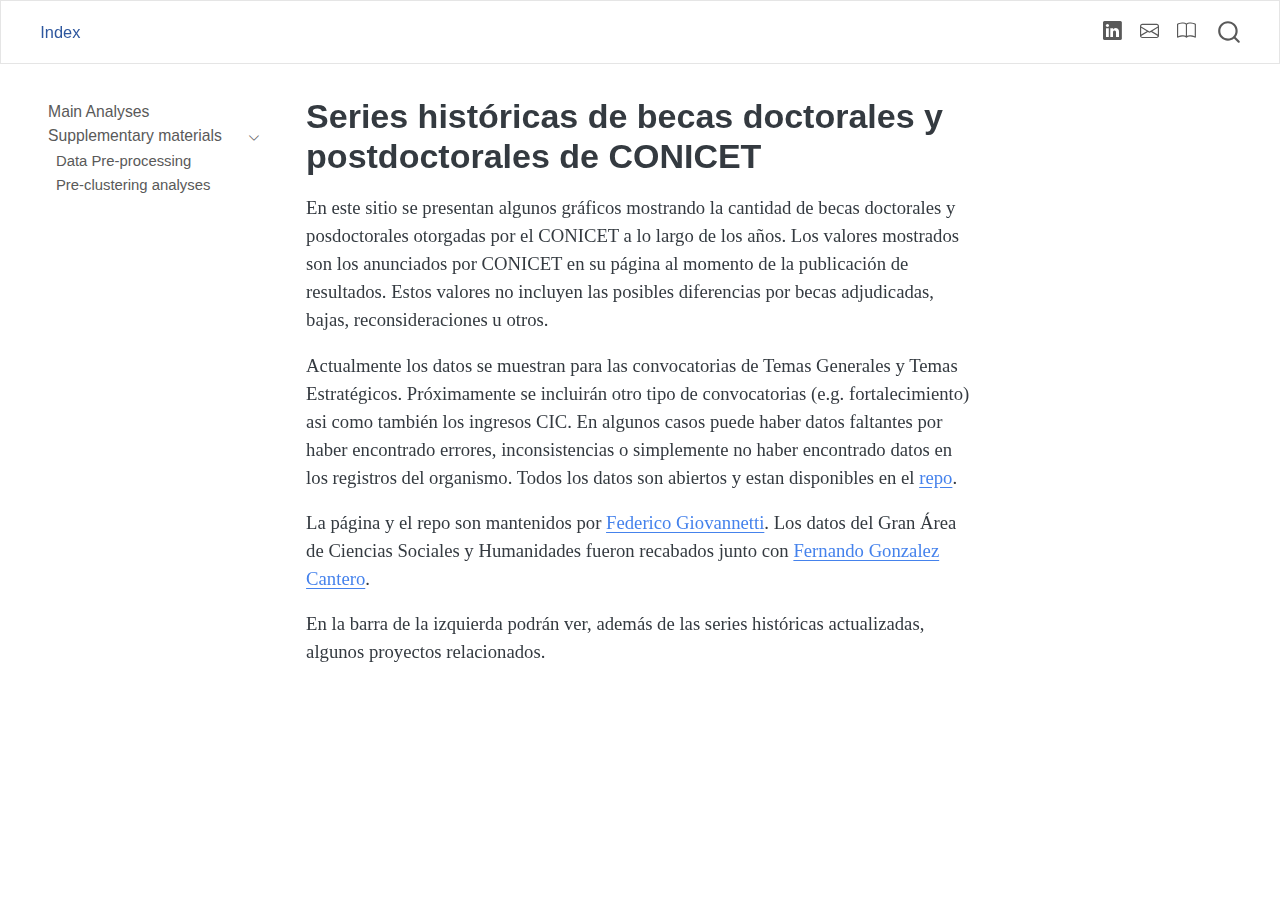
<file: docs/index.html>
<!DOCTYPE html>
<html xmlns="http://www.w3.org/1999/xhtml" lang="en" xml:lang="en"><head>

<meta charset="utf-8">
<meta name="generator" content="quarto-1.5.57">

<meta name="viewport" content="width=device-width, initial-scale=1.0, user-scalable=yes">


<title>Series históricas de becas doctorales y postdoctorales de CONICET</title>
<style>
code{white-space: pre-wrap;}
span.smallcaps{font-variant: small-caps;}
div.columns{display: flex; gap: min(4vw, 1.5em);}
div.column{flex: auto; overflow-x: auto;}
div.hanging-indent{margin-left: 1.5em; text-indent: -1.5em;}
ul.task-list{list-style: none;}
ul.task-list li input[type="checkbox"] {
  width: 0.8em;
  margin: 0 0.8em 0.2em -1em; /* quarto-specific, see https://github.com/quarto-dev/quarto-cli/issues/4556 */ 
  vertical-align: middle;
}
</style>


<script src="site_libs/quarto-nav/quarto-nav.js"></script>
<script src="site_libs/quarto-nav/headroom.min.js"></script>
<script src="site_libs/clipboard/clipboard.min.js"></script>
<script src="site_libs/quarto-search/autocomplete.umd.js"></script>
<script src="site_libs/quarto-search/fuse.min.js"></script>
<script src="site_libs/quarto-search/quarto-search.js"></script>
<meta name="quarto:offset" content="./">
<script src="site_libs/quarto-html/quarto.js"></script>
<script src="site_libs/quarto-html/popper.min.js"></script>
<script src="site_libs/quarto-html/tippy.umd.min.js"></script>
<script src="site_libs/quarto-html/anchor.min.js"></script>
<link href="site_libs/quarto-html/tippy.css" rel="stylesheet">
<link href="site_libs/quarto-html/quarto-syntax-highlighting.css" rel="stylesheet" id="quarto-text-highlighting-styles">
<script src="site_libs/bootstrap/bootstrap.min.js"></script>
<link href="site_libs/bootstrap/bootstrap-icons.css" rel="stylesheet">
<link href="site_libs/bootstrap/bootstrap.min.css" rel="stylesheet" id="quarto-bootstrap" data-mode="light">
<script id="quarto-search-options" type="application/json">{
  "location": "navbar",
  "copy-button": false,
  "collapse-after": 3,
  "panel-placement": "end",
  "type": "overlay",
  "limit": 50,
  "keyboard-shortcut": [
    "f",
    "/",
    "s"
  ],
  "show-item-context": false,
  "language": {
    "search-no-results-text": "No results",
    "search-matching-documents-text": "matching documents",
    "search-copy-link-title": "Copy link to search",
    "search-hide-matches-text": "Hide additional matches",
    "search-more-match-text": "more match in this document",
    "search-more-matches-text": "more matches in this document",
    "search-clear-button-title": "Clear",
    "search-text-placeholder": "",
    "search-detached-cancel-button-title": "Cancel",
    "search-submit-button-title": "Submit",
    "search-label": "Search"
  }
}</script>


<link rel="stylesheet" href="styles.css">
</head>

<body class="nav-sidebar floating nav-fixed">

<div id="quarto-search-results"></div>
  <header id="quarto-header" class="headroom fixed-top">
    <nav class="navbar navbar-expand-lg " data-bs-theme="dark">
      <div class="navbar-container container-fluid">
            <div id="quarto-search" class="" title="Search"></div>
          <button class="navbar-toggler" type="button" data-bs-toggle="collapse" data-bs-target="#navbarCollapse" aria-controls="navbarCollapse" role="menu" aria-expanded="false" aria-label="Toggle navigation" onclick="if (window.quartoToggleHeadroom) { window.quartoToggleHeadroom(); }">
  <span class="navbar-toggler-icon"></span>
</button>
          <div class="collapse navbar-collapse" id="navbarCollapse">
            <ul class="navbar-nav navbar-nav-scroll me-auto">
  <li class="nav-item">
    <a class="nav-link active" href="./index.html" aria-current="page"> 
<span class="menu-text">Index</span></a>
  </li>  
</ul>
            <ul class="navbar-nav navbar-nav-scroll ms-auto">
  <li class="nav-item compact">
    <a class="nav-link" href="https://www.linkedin.com/in/fedegiovannetti/"> <i class="bi bi-linkedin" role="img">
</i> 
<span class="menu-text"></span></a>
  </li>  
  <li class="nav-item compact">
    <a class="nav-link" href="mailto:giovannettipsi@gmail.com"> <i class="bi bi-envelope" role="img">
</i> 
<span class="menu-text"></span></a>
  </li>  
  <li class="nav-item compact">
    <a class="nav-link" href="https://scholar.google.es/citations?user=O257bnQAAAAJ&amp;hl=es"> <i class="bi bi-book" role="img">
</i> 
<span class="menu-text"></span></a>
  </li>  
</ul>
          </div> <!-- /navcollapse -->
            <div class="quarto-navbar-tools">
</div>
      </div> <!-- /container-fluid -->
    </nav>
  <nav class="quarto-secondary-nav">
    <div class="container-fluid d-flex">
      <button type="button" class="quarto-btn-toggle btn" data-bs-toggle="collapse" role="button" data-bs-target=".quarto-sidebar-collapse-item" aria-controls="quarto-sidebar" aria-expanded="false" aria-label="Toggle sidebar navigation" onclick="if (window.quartoToggleHeadroom) { window.quartoToggleHeadroom(); }">
        <i class="bi bi-layout-text-sidebar-reverse"></i>
      </button>
        <nav class="quarto-page-breadcrumbs" aria-label="breadcrumb"><ol class="breadcrumb"><li class="breadcrumb-item">Series históricas de becas doctorales y postdoctorales de CONICET</li></ol></nav>
        <a class="flex-grow-1" role="navigation" data-bs-toggle="collapse" data-bs-target=".quarto-sidebar-collapse-item" aria-controls="quarto-sidebar" aria-expanded="false" aria-label="Toggle sidebar navigation" onclick="if (window.quartoToggleHeadroom) { window.quartoToggleHeadroom(); }">      
        </a>
    </div>
  </nav>
</header>
<!-- content -->
<div id="quarto-content" class="quarto-container page-columns page-rows-contents page-layout-article page-navbar">
<!-- sidebar -->
  <nav id="quarto-sidebar" class="sidebar collapse collapse-horizontal quarto-sidebar-collapse-item sidebar-navigation floating overflow-auto">
    <div class="sidebar-menu-container"> 
    <ul class="list-unstyled mt-1">
        <li class="sidebar-item">
  <div class="sidebar-item-container"> 
  <a href="./ensemble_clustering_results.html" class="sidebar-item-text sidebar-link">
 <span class="menu-text">Main Analyses</span></a>
  </div>
</li>
        <li class="sidebar-item sidebar-item-section">
      <div class="sidebar-item-container"> 
            <a class="sidebar-item-text sidebar-link text-start" data-bs-toggle="collapse" data-bs-target="#quarto-sidebar-section-1" role="navigation" aria-expanded="true">
 <span class="menu-text">Supplementary materials</span></a>
          <a class="sidebar-item-toggle text-start" data-bs-toggle="collapse" data-bs-target="#quarto-sidebar-section-1" role="navigation" aria-expanded="true" aria-label="Toggle section">
            <i class="bi bi-chevron-right ms-2"></i>
          </a> 
      </div>
      <ul id="quarto-sidebar-section-1" class="collapse list-unstyled sidebar-section depth1 show">  
          <li class="sidebar-item">
  <div class="sidebar-item-container"> 
  <a href="./Data_preprocessing.html" class="sidebar-item-text sidebar-link">
 <span class="menu-text">Data Pre-processing</span></a>
  </div>
</li>
          <li class="sidebar-item">
  <div class="sidebar-item-container"> 
  <a href="./pre_cluster_analysis.html" class="sidebar-item-text sidebar-link">
 <span class="menu-text">Pre-clustering analyses</span></a>
  </div>
</li>
      </ul>
  </li>
    </ul>
    </div>
</nav>
<div id="quarto-sidebar-glass" class="quarto-sidebar-collapse-item" data-bs-toggle="collapse" data-bs-target=".quarto-sidebar-collapse-item"></div>
<!-- margin-sidebar -->
    <div id="quarto-margin-sidebar" class="sidebar margin-sidebar zindex-bottom">
        
    </div>
<!-- main -->
<main class="content" id="quarto-document-content">

<header id="title-block-header" class="quarto-title-block default">
<div class="quarto-title">
<h1 class="title">Series históricas de becas doctorales y postdoctorales de CONICET</h1>
</div>



<div class="quarto-title-meta">

    
  
    
  </div>
  


</header>


<p>En este sitio se presentan algunos gráficos mostrando la cantidad de becas doctorales y posdoctorales otorgadas por el CONICET a lo largo de los años. Los valores mostrados son los anunciados por CONICET en su página al momento de la publicación de resultados. Estos valores no incluyen las posibles diferencias por becas adjudicadas, bajas, reconsideraciones u otros.</p>
<p>Actualmente los datos se muestran para las convocatorias de Temas Generales y Temas Estratégicos. Próximamente se incluirán otro tipo de convocatorias (e.g.&nbsp;fortalecimiento) asi como también los ingresos CIC. En algunos casos puede haber datos faltantes por haber encontrado errores, inconsistencias o simplemente no haber encontrado datos en los registros del organismo. Todos los datos son abiertos y estan disponibles en el <a href="https://github.com/FedeGiovannetti/CONICET_serie_historica">repo</a>.</p>
<p>La página y el repo son mantenidos por <a href="https://linktr.ee/fedegiova">Federico Giovannetti</a>. Los datos del Gran Área de Ciencias Sociales y Humanidades fueron recabados junto con <a href="https://www.linkedin.com/in/fernando-gonzalez-cantero-b3108a4b">Fernando Gonzalez Cantero</a>.</p>
<p>En la barra de la izquierda podrán ver, además de las series históricas actualizadas, algunos proyectos relacionados.</p>



</main> <!-- /main -->
<script id="quarto-html-after-body" type="application/javascript">
window.document.addEventListener("DOMContentLoaded", function (event) {
  const toggleBodyColorMode = (bsSheetEl) => {
    const mode = bsSheetEl.getAttribute("data-mode");
    const bodyEl = window.document.querySelector("body");
    if (mode === "dark") {
      bodyEl.classList.add("quarto-dark");
      bodyEl.classList.remove("quarto-light");
    } else {
      bodyEl.classList.add("quarto-light");
      bodyEl.classList.remove("quarto-dark");
    }
  }
  const toggleBodyColorPrimary = () => {
    const bsSheetEl = window.document.querySelector("link#quarto-bootstrap");
    if (bsSheetEl) {
      toggleBodyColorMode(bsSheetEl);
    }
  }
  toggleBodyColorPrimary();  
  const icon = "";
  const anchorJS = new window.AnchorJS();
  anchorJS.options = {
    placement: 'right',
    icon: icon
  };
  anchorJS.add('.anchored');
  const isCodeAnnotation = (el) => {
    for (const clz of el.classList) {
      if (clz.startsWith('code-annotation-')) {                     
        return true;
      }
    }
    return false;
  }
  const onCopySuccess = function(e) {
    // button target
    const button = e.trigger;
    // don't keep focus
    button.blur();
    // flash "checked"
    button.classList.add('code-copy-button-checked');
    var currentTitle = button.getAttribute("title");
    button.setAttribute("title", "Copied!");
    let tooltip;
    if (window.bootstrap) {
      button.setAttribute("data-bs-toggle", "tooltip");
      button.setAttribute("data-bs-placement", "left");
      button.setAttribute("data-bs-title", "Copied!");
      tooltip = new bootstrap.Tooltip(button, 
        { trigger: "manual", 
          customClass: "code-copy-button-tooltip",
          offset: [0, -8]});
      tooltip.show();    
    }
    setTimeout(function() {
      if (tooltip) {
        tooltip.hide();
        button.removeAttribute("data-bs-title");
        button.removeAttribute("data-bs-toggle");
        button.removeAttribute("data-bs-placement");
      }
      button.setAttribute("title", currentTitle);
      button.classList.remove('code-copy-button-checked');
    }, 1000);
    // clear code selection
    e.clearSelection();
  }
  const getTextToCopy = function(trigger) {
      const codeEl = trigger.previousElementSibling.cloneNode(true);
      for (const childEl of codeEl.children) {
        if (isCodeAnnotation(childEl)) {
          childEl.remove();
        }
      }
      return codeEl.innerText;
  }
  const clipboard = new window.ClipboardJS('.code-copy-button:not([data-in-quarto-modal])', {
    text: getTextToCopy
  });
  clipboard.on('success', onCopySuccess);
  if (window.document.getElementById('quarto-embedded-source-code-modal')) {
    // For code content inside modals, clipBoardJS needs to be initialized with a container option
    // TODO: Check when it could be a function (https://github.com/zenorocha/clipboard.js/issues/860)
    const clipboardModal = new window.ClipboardJS('.code-copy-button[data-in-quarto-modal]', {
      text: getTextToCopy,
      container: window.document.getElementById('quarto-embedded-source-code-modal')
    });
    clipboardModal.on('success', onCopySuccess);
  }
    var localhostRegex = new RegExp(/^(?:http|https):\/\/localhost\:?[0-9]*\//);
    var mailtoRegex = new RegExp(/^mailto:/);
      var filterRegex = new RegExp('/' + window.location.host + '/');
    var isInternal = (href) => {
        return filterRegex.test(href) || localhostRegex.test(href) || mailtoRegex.test(href);
    }
    // Inspect non-navigation links and adorn them if external
 	var links = window.document.querySelectorAll('a[href]:not(.nav-link):not(.navbar-brand):not(.toc-action):not(.sidebar-link):not(.sidebar-item-toggle):not(.pagination-link):not(.no-external):not([aria-hidden]):not(.dropdown-item):not(.quarto-navigation-tool):not(.about-link)');
    for (var i=0; i<links.length; i++) {
      const link = links[i];
      if (!isInternal(link.href)) {
        // undo the damage that might have been done by quarto-nav.js in the case of
        // links that we want to consider external
        if (link.dataset.originalHref !== undefined) {
          link.href = link.dataset.originalHref;
        }
      }
    }
  function tippyHover(el, contentFn, onTriggerFn, onUntriggerFn) {
    const config = {
      allowHTML: true,
      maxWidth: 500,
      delay: 100,
      arrow: false,
      appendTo: function(el) {
          return el.parentElement;
      },
      interactive: true,
      interactiveBorder: 10,
      theme: 'quarto',
      placement: 'bottom-start',
    };
    if (contentFn) {
      config.content = contentFn;
    }
    if (onTriggerFn) {
      config.onTrigger = onTriggerFn;
    }
    if (onUntriggerFn) {
      config.onUntrigger = onUntriggerFn;
    }
    window.tippy(el, config); 
  }
  const noterefs = window.document.querySelectorAll('a[role="doc-noteref"]');
  for (var i=0; i<noterefs.length; i++) {
    const ref = noterefs[i];
    tippyHover(ref, function() {
      // use id or data attribute instead here
      let href = ref.getAttribute('data-footnote-href') || ref.getAttribute('href');
      try { href = new URL(href).hash; } catch {}
      const id = href.replace(/^#\/?/, "");
      const note = window.document.getElementById(id);
      if (note) {
        return note.innerHTML;
      } else {
        return "";
      }
    });
  }
  const xrefs = window.document.querySelectorAll('a.quarto-xref');
  const processXRef = (id, note) => {
    // Strip column container classes
    const stripColumnClz = (el) => {
      el.classList.remove("page-full", "page-columns");
      if (el.children) {
        for (const child of el.children) {
          stripColumnClz(child);
        }
      }
    }
    stripColumnClz(note)
    if (id === null || id.startsWith('sec-')) {
      // Special case sections, only their first couple elements
      const container = document.createElement("div");
      if (note.children && note.children.length > 2) {
        container.appendChild(note.children[0].cloneNode(true));
        for (let i = 1; i < note.children.length; i++) {
          const child = note.children[i];
          if (child.tagName === "P" && child.innerText === "") {
            continue;
          } else {
            container.appendChild(child.cloneNode(true));
            break;
          }
        }
        if (window.Quarto?.typesetMath) {
          window.Quarto.typesetMath(container);
        }
        return container.innerHTML
      } else {
        if (window.Quarto?.typesetMath) {
          window.Quarto.typesetMath(note);
        }
        return note.innerHTML;
      }
    } else {
      // Remove any anchor links if they are present
      const anchorLink = note.querySelector('a.anchorjs-link');
      if (anchorLink) {
        anchorLink.remove();
      }
      if (window.Quarto?.typesetMath) {
        window.Quarto.typesetMath(note);
      }
      // TODO in 1.5, we should make sure this works without a callout special case
      if (note.classList.contains("callout")) {
        return note.outerHTML;
      } else {
        return note.innerHTML;
      }
    }
  }
  for (var i=0; i<xrefs.length; i++) {
    const xref = xrefs[i];
    tippyHover(xref, undefined, function(instance) {
      instance.disable();
      let url = xref.getAttribute('href');
      let hash = undefined; 
      if (url.startsWith('#')) {
        hash = url;
      } else {
        try { hash = new URL(url).hash; } catch {}
      }
      if (hash) {
        const id = hash.replace(/^#\/?/, "");
        const note = window.document.getElementById(id);
        if (note !== null) {
          try {
            const html = processXRef(id, note.cloneNode(true));
            instance.setContent(html);
          } finally {
            instance.enable();
            instance.show();
          }
        } else {
          // See if we can fetch this
          fetch(url.split('#')[0])
          .then(res => res.text())
          .then(html => {
            const parser = new DOMParser();
            const htmlDoc = parser.parseFromString(html, "text/html");
            const note = htmlDoc.getElementById(id);
            if (note !== null) {
              const html = processXRef(id, note);
              instance.setContent(html);
            } 
          }).finally(() => {
            instance.enable();
            instance.show();
          });
        }
      } else {
        // See if we can fetch a full url (with no hash to target)
        // This is a special case and we should probably do some content thinning / targeting
        fetch(url)
        .then(res => res.text())
        .then(html => {
          const parser = new DOMParser();
          const htmlDoc = parser.parseFromString(html, "text/html");
          const note = htmlDoc.querySelector('main.content');
          if (note !== null) {
            // This should only happen for chapter cross references
            // (since there is no id in the URL)
            // remove the first header
            if (note.children.length > 0 && note.children[0].tagName === "HEADER") {
              note.children[0].remove();
            }
            const html = processXRef(null, note);
            instance.setContent(html);
          } 
        }).finally(() => {
          instance.enable();
          instance.show();
        });
      }
    }, function(instance) {
    });
  }
      let selectedAnnoteEl;
      const selectorForAnnotation = ( cell, annotation) => {
        let cellAttr = 'data-code-cell="' + cell + '"';
        let lineAttr = 'data-code-annotation="' +  annotation + '"';
        const selector = 'span[' + cellAttr + '][' + lineAttr + ']';
        return selector;
      }
      const selectCodeLines = (annoteEl) => {
        const doc = window.document;
        const targetCell = annoteEl.getAttribute("data-target-cell");
        const targetAnnotation = annoteEl.getAttribute("data-target-annotation");
        const annoteSpan = window.document.querySelector(selectorForAnnotation(targetCell, targetAnnotation));
        const lines = annoteSpan.getAttribute("data-code-lines").split(",");
        const lineIds = lines.map((line) => {
          return targetCell + "-" + line;
        })
        let top = null;
        let height = null;
        let parent = null;
        if (lineIds.length > 0) {
            //compute the position of the single el (top and bottom and make a div)
            const el = window.document.getElementById(lineIds[0]);
            top = el.offsetTop;
            height = el.offsetHeight;
            parent = el.parentElement.parentElement;
          if (lineIds.length > 1) {
            const lastEl = window.document.getElementById(lineIds[lineIds.length - 1]);
            const bottom = lastEl.offsetTop + lastEl.offsetHeight;
            height = bottom - top;
          }
          if (top !== null && height !== null && parent !== null) {
            // cook up a div (if necessary) and position it 
            let div = window.document.getElementById("code-annotation-line-highlight");
            if (div === null) {
              div = window.document.createElement("div");
              div.setAttribute("id", "code-annotation-line-highlight");
              div.style.position = 'absolute';
              parent.appendChild(div);
            }
            div.style.top = top - 2 + "px";
            div.style.height = height + 4 + "px";
            div.style.left = 0;
            let gutterDiv = window.document.getElementById("code-annotation-line-highlight-gutter");
            if (gutterDiv === null) {
              gutterDiv = window.document.createElement("div");
              gutterDiv.setAttribute("id", "code-annotation-line-highlight-gutter");
              gutterDiv.style.position = 'absolute';
              const codeCell = window.document.getElementById(targetCell);
              const gutter = codeCell.querySelector('.code-annotation-gutter');
              gutter.appendChild(gutterDiv);
            }
            gutterDiv.style.top = top - 2 + "px";
            gutterDiv.style.height = height + 4 + "px";
          }
          selectedAnnoteEl = annoteEl;
        }
      };
      const unselectCodeLines = () => {
        const elementsIds = ["code-annotation-line-highlight", "code-annotation-line-highlight-gutter"];
        elementsIds.forEach((elId) => {
          const div = window.document.getElementById(elId);
          if (div) {
            div.remove();
          }
        });
        selectedAnnoteEl = undefined;
      };
        // Handle positioning of the toggle
    window.addEventListener(
      "resize",
      throttle(() => {
        elRect = undefined;
        if (selectedAnnoteEl) {
          selectCodeLines(selectedAnnoteEl);
        }
      }, 10)
    );
    function throttle(fn, ms) {
    let throttle = false;
    let timer;
      return (...args) => {
        if(!throttle) { // first call gets through
            fn.apply(this, args);
            throttle = true;
        } else { // all the others get throttled
            if(timer) clearTimeout(timer); // cancel #2
            timer = setTimeout(() => {
              fn.apply(this, args);
              timer = throttle = false;
            }, ms);
        }
      };
    }
      // Attach click handler to the DT
      const annoteDls = window.document.querySelectorAll('dt[data-target-cell]');
      for (const annoteDlNode of annoteDls) {
        annoteDlNode.addEventListener('click', (event) => {
          const clickedEl = event.target;
          if (clickedEl !== selectedAnnoteEl) {
            unselectCodeLines();
            const activeEl = window.document.querySelector('dt[data-target-cell].code-annotation-active');
            if (activeEl) {
              activeEl.classList.remove('code-annotation-active');
            }
            selectCodeLines(clickedEl);
            clickedEl.classList.add('code-annotation-active');
          } else {
            // Unselect the line
            unselectCodeLines();
            clickedEl.classList.remove('code-annotation-active');
          }
        });
      }
  const findCites = (el) => {
    const parentEl = el.parentElement;
    if (parentEl) {
      const cites = parentEl.dataset.cites;
      if (cites) {
        return {
          el,
          cites: cites.split(' ')
        };
      } else {
        return findCites(el.parentElement)
      }
    } else {
      return undefined;
    }
  };
  var bibliorefs = window.document.querySelectorAll('a[role="doc-biblioref"]');
  for (var i=0; i<bibliorefs.length; i++) {
    const ref = bibliorefs[i];
    const citeInfo = findCites(ref);
    if (citeInfo) {
      tippyHover(citeInfo.el, function() {
        var popup = window.document.createElement('div');
        citeInfo.cites.forEach(function(cite) {
          var citeDiv = window.document.createElement('div');
          citeDiv.classList.add('hanging-indent');
          citeDiv.classList.add('csl-entry');
          var biblioDiv = window.document.getElementById('ref-' + cite);
          if (biblioDiv) {
            citeDiv.innerHTML = biblioDiv.innerHTML;
          }
          popup.appendChild(citeDiv);
        });
        return popup.innerHTML;
      });
    }
  }
});
</script>
</div> <!-- /content -->




</body></html>
</file>
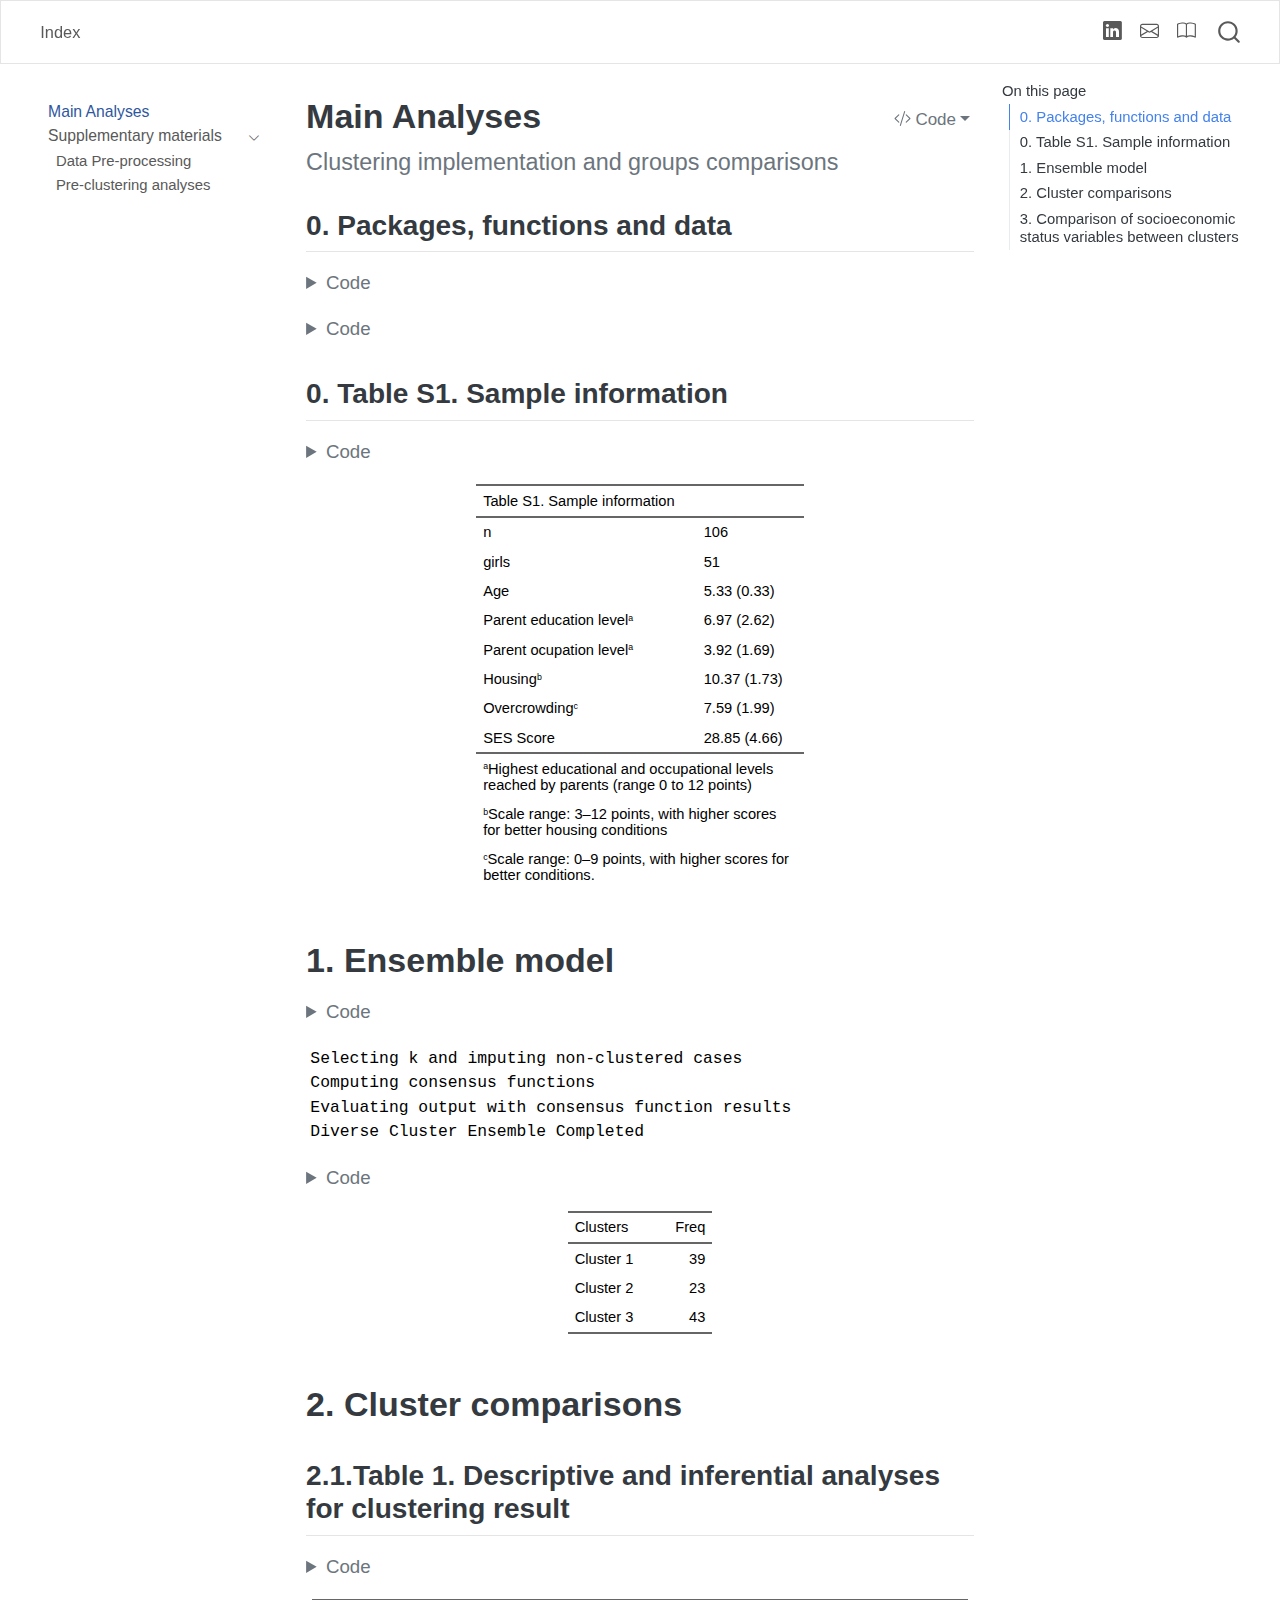
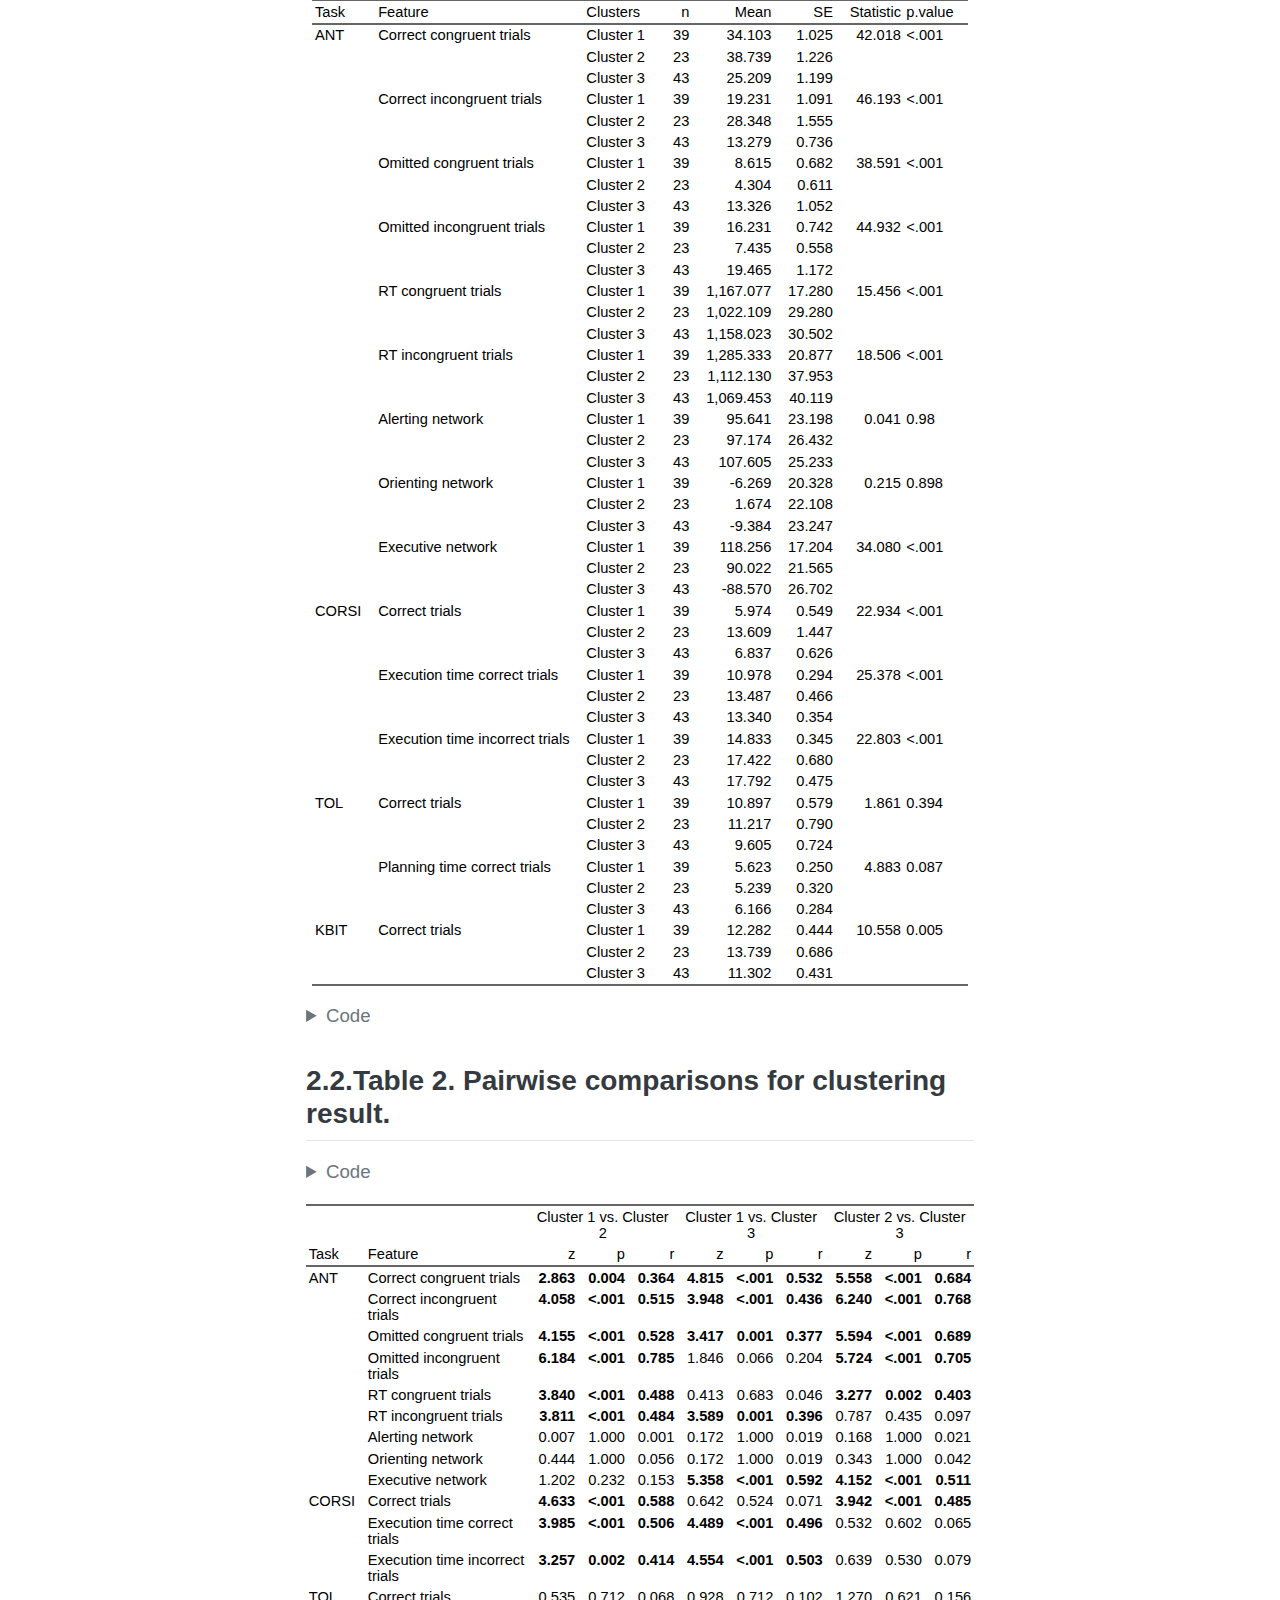
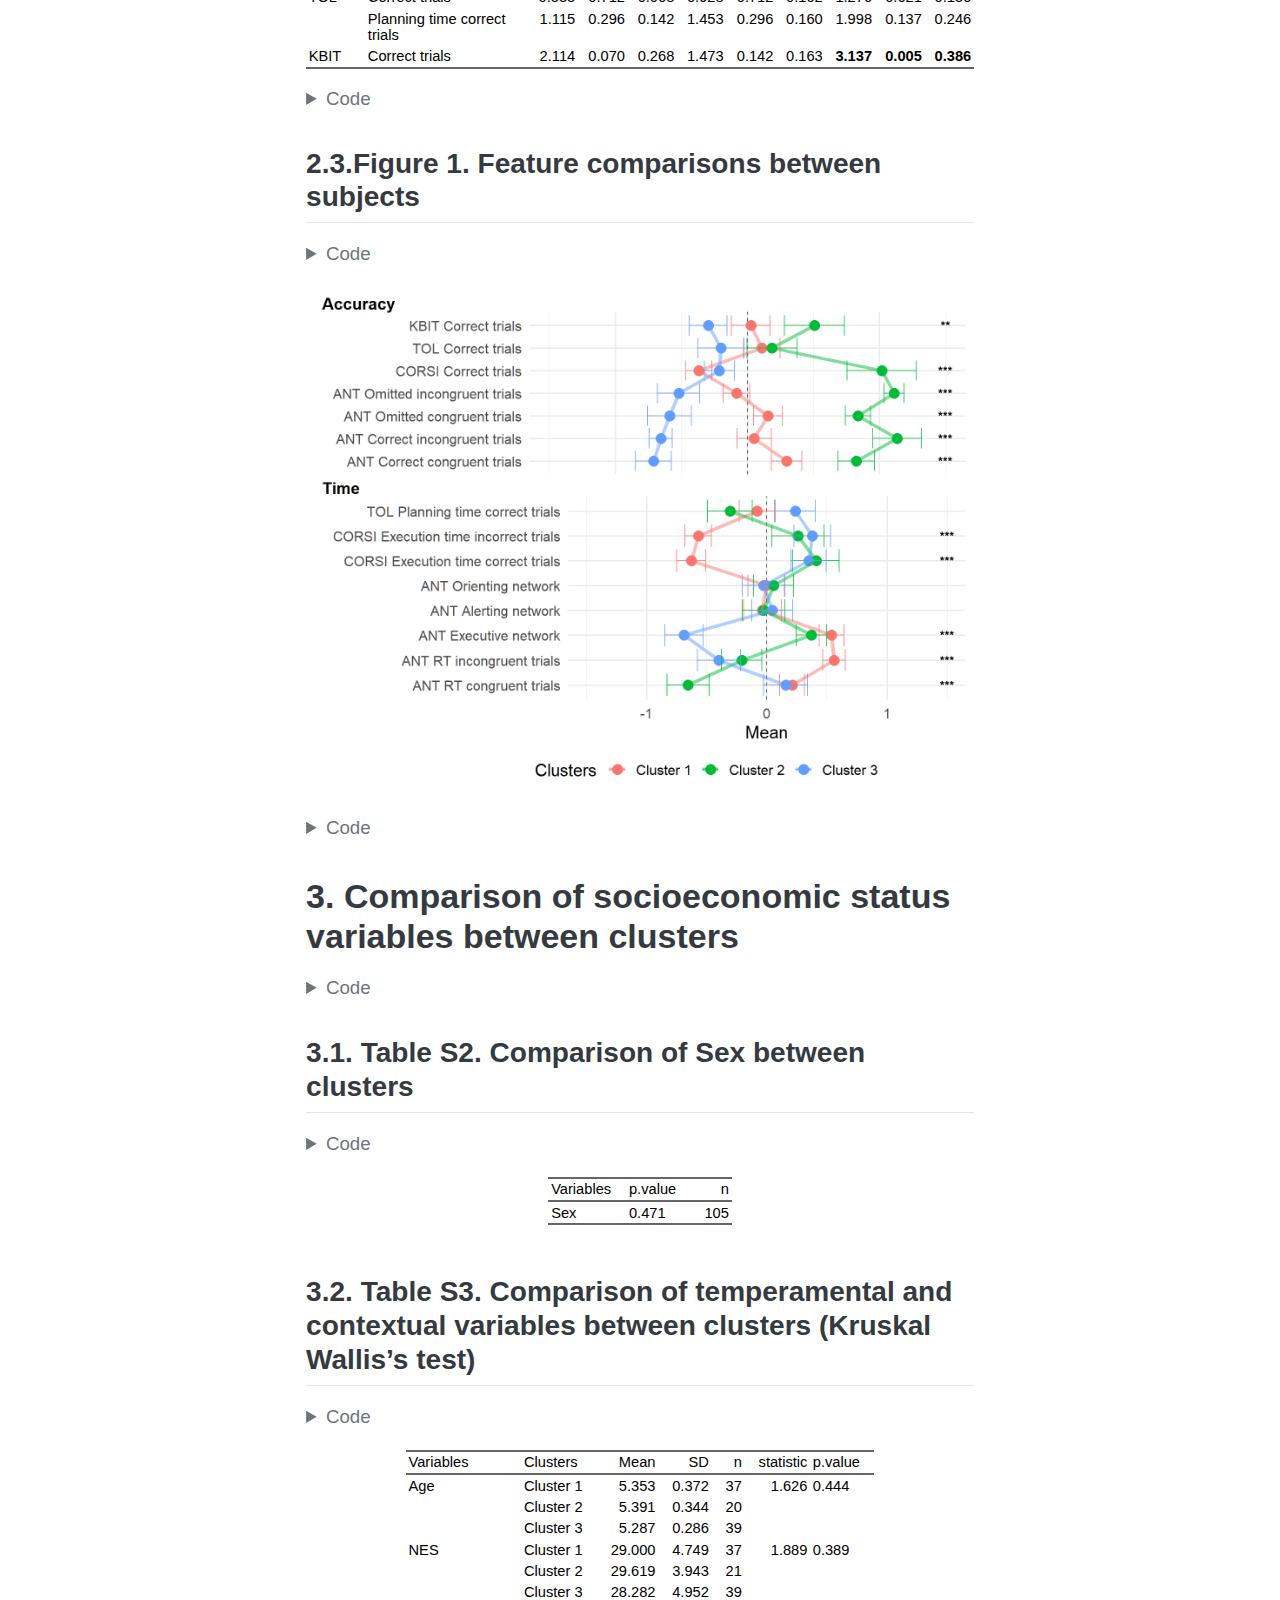
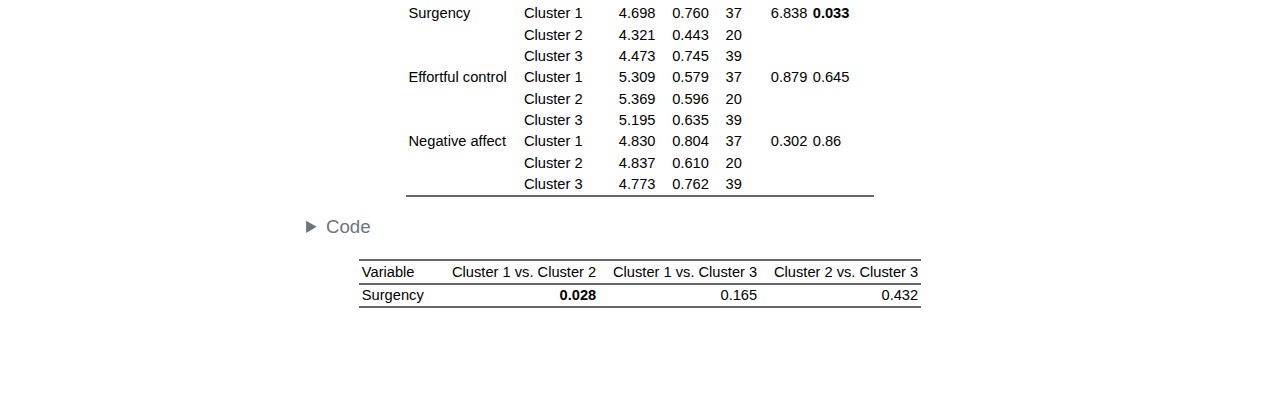
<file: docs/ensemble_clustering_results.html>
<!DOCTYPE html>
<html xmlns="http://www.w3.org/1999/xhtml" lang="en" xml:lang="en"><head>

<meta charset="utf-8">
<meta name="generator" content="quarto-1.5.57">

<meta name="viewport" content="width=device-width, initial-scale=1.0, user-scalable=yes">


<title>Main Analyses</title>
<style>
code{white-space: pre-wrap;}
span.smallcaps{font-variant: small-caps;}
div.columns{display: flex; gap: min(4vw, 1.5em);}
div.column{flex: auto; overflow-x: auto;}
div.hanging-indent{margin-left: 1.5em; text-indent: -1.5em;}
ul.task-list{list-style: none;}
ul.task-list li input[type="checkbox"] {
  width: 0.8em;
  margin: 0 0.8em 0.2em -1em; /* quarto-specific, see https://github.com/quarto-dev/quarto-cli/issues/4556 */ 
  vertical-align: middle;
}
/* CSS for syntax highlighting */
pre > code.sourceCode { white-space: pre; position: relative; }
pre > code.sourceCode > span { line-height: 1.25; }
pre > code.sourceCode > span:empty { height: 1.2em; }
.sourceCode { overflow: visible; }
code.sourceCode > span { color: inherit; text-decoration: inherit; }
div.sourceCode { margin: 1em 0; }
pre.sourceCode { margin: 0; }
@media screen {
div.sourceCode { overflow: auto; }
}
@media print {
pre > code.sourceCode { white-space: pre-wrap; }
pre > code.sourceCode > span { display: inline-block; text-indent: -5em; padding-left: 5em; }
}
pre.numberSource code
  { counter-reset: source-line 0; }
pre.numberSource code > span
  { position: relative; left: -4em; counter-increment: source-line; }
pre.numberSource code > span > a:first-child::before
  { content: counter(source-line);
    position: relative; left: -1em; text-align: right; vertical-align: baseline;
    border: none; display: inline-block;
    -webkit-touch-callout: none; -webkit-user-select: none;
    -khtml-user-select: none; -moz-user-select: none;
    -ms-user-select: none; user-select: none;
    padding: 0 4px; width: 4em;
  }
pre.numberSource { margin-left: 3em;  padding-left: 4px; }
div.sourceCode
  {   }
@media screen {
pre > code.sourceCode > span > a:first-child::before { text-decoration: underline; }
}
</style>


<script src="site_libs/quarto-nav/quarto-nav.js"></script>
<script src="site_libs/quarto-nav/headroom.min.js"></script>
<script src="site_libs/clipboard/clipboard.min.js"></script>
<script src="site_libs/quarto-search/autocomplete.umd.js"></script>
<script src="site_libs/quarto-search/fuse.min.js"></script>
<script src="site_libs/quarto-search/quarto-search.js"></script>
<meta name="quarto:offset" content="./">
<script src="site_libs/quarto-html/quarto.js"></script>
<script src="site_libs/quarto-html/popper.min.js"></script>
<script src="site_libs/quarto-html/tippy.umd.min.js"></script>
<script src="site_libs/quarto-html/anchor.min.js"></script>
<link href="site_libs/quarto-html/tippy.css" rel="stylesheet">
<link href="site_libs/quarto-html/quarto-syntax-highlighting.css" rel="stylesheet" id="quarto-text-highlighting-styles">
<script src="site_libs/bootstrap/bootstrap.min.js"></script>
<link href="site_libs/bootstrap/bootstrap-icons.css" rel="stylesheet">
<link href="site_libs/bootstrap/bootstrap.min.css" rel="stylesheet" id="quarto-bootstrap" data-mode="light">
<script id="quarto-search-options" type="application/json">{
  "location": "navbar",
  "copy-button": false,
  "collapse-after": 3,
  "panel-placement": "end",
  "type": "overlay",
  "limit": 50,
  "keyboard-shortcut": [
    "f",
    "/",
    "s"
  ],
  "show-item-context": false,
  "language": {
    "search-no-results-text": "No results",
    "search-matching-documents-text": "matching documents",
    "search-copy-link-title": "Copy link to search",
    "search-hide-matches-text": "Hide additional matches",
    "search-more-match-text": "more match in this document",
    "search-more-matches-text": "more matches in this document",
    "search-clear-button-title": "Clear",
    "search-text-placeholder": "",
    "search-detached-cancel-button-title": "Cancel",
    "search-submit-button-title": "Submit",
    "search-label": "Search"
  }
}</script>
<link href="site_libs/tabwid-1.1.3/tabwid.css" rel="stylesheet">

<script src="site_libs/tabwid-1.1.3/tabwid.js"></script>



<link rel="stylesheet" href="styles.css">
</head>

<body class="nav-sidebar floating nav-fixed">

<div id="quarto-search-results"></div>
  <header id="quarto-header" class="headroom fixed-top">
    <nav class="navbar navbar-expand-lg " data-bs-theme="dark">
      <div class="navbar-container container-fluid">
            <div id="quarto-search" class="" title="Search"></div>
          <button class="navbar-toggler" type="button" data-bs-toggle="collapse" data-bs-target="#navbarCollapse" aria-controls="navbarCollapse" role="menu" aria-expanded="false" aria-label="Toggle navigation" onclick="if (window.quartoToggleHeadroom) { window.quartoToggleHeadroom(); }">
  <span class="navbar-toggler-icon"></span>
</button>
          <div class="collapse navbar-collapse" id="navbarCollapse">
            <ul class="navbar-nav navbar-nav-scroll me-auto">
  <li class="nav-item">
    <a class="nav-link" href="./index.html"> 
<span class="menu-text">Index</span></a>
  </li>  
</ul>
            <ul class="navbar-nav navbar-nav-scroll ms-auto">
  <li class="nav-item compact">
    <a class="nav-link" href="https://www.linkedin.com/in/fedegiovannetti/"> <i class="bi bi-linkedin" role="img">
</i> 
<span class="menu-text"></span></a>
  </li>  
  <li class="nav-item compact">
    <a class="nav-link" href="mailto:giovannettipsi@gmail.com"> <i class="bi bi-envelope" role="img">
</i> 
<span class="menu-text"></span></a>
  </li>  
  <li class="nav-item compact">
    <a class="nav-link" href="https://scholar.google.es/citations?user=O257bnQAAAAJ&amp;hl=es"> <i class="bi bi-book" role="img">
</i> 
<span class="menu-text"></span></a>
  </li>  
</ul>
          </div> <!-- /navcollapse -->
            <div class="quarto-navbar-tools">
</div>
      </div> <!-- /container-fluid -->
    </nav>
  <nav class="quarto-secondary-nav">
    <div class="container-fluid d-flex">
      <button type="button" class="quarto-btn-toggle btn" data-bs-toggle="collapse" role="button" data-bs-target=".quarto-sidebar-collapse-item" aria-controls="quarto-sidebar" aria-expanded="false" aria-label="Toggle sidebar navigation" onclick="if (window.quartoToggleHeadroom) { window.quartoToggleHeadroom(); }">
        <i class="bi bi-layout-text-sidebar-reverse"></i>
      </button>
        <nav class="quarto-page-breadcrumbs" aria-label="breadcrumb"><ol class="breadcrumb"><li class="breadcrumb-item"><a href="./ensemble_clustering_results.html">Main Analyses</a></li></ol></nav>
        <a class="flex-grow-1" role="navigation" data-bs-toggle="collapse" data-bs-target=".quarto-sidebar-collapse-item" aria-controls="quarto-sidebar" aria-expanded="false" aria-label="Toggle sidebar navigation" onclick="if (window.quartoToggleHeadroom) { window.quartoToggleHeadroom(); }">      
        </a>
    </div>
  </nav>
</header>
<!-- content -->
<div id="quarto-content" class="quarto-container page-columns page-rows-contents page-layout-article page-navbar">
<!-- sidebar -->
  <nav id="quarto-sidebar" class="sidebar collapse collapse-horizontal quarto-sidebar-collapse-item sidebar-navigation floating overflow-auto">
    <div class="sidebar-menu-container"> 
    <ul class="list-unstyled mt-1">
        <li class="sidebar-item">
  <div class="sidebar-item-container"> 
  <a href="./ensemble_clustering_results.html" class="sidebar-item-text sidebar-link active">
 <span class="menu-text">Main Analyses</span></a>
  </div>
</li>
        <li class="sidebar-item sidebar-item-section">
      <div class="sidebar-item-container"> 
            <a class="sidebar-item-text sidebar-link text-start" data-bs-toggle="collapse" data-bs-target="#quarto-sidebar-section-1" role="navigation" aria-expanded="true">
 <span class="menu-text">Supplementary materials</span></a>
          <a class="sidebar-item-toggle text-start" data-bs-toggle="collapse" data-bs-target="#quarto-sidebar-section-1" role="navigation" aria-expanded="true" aria-label="Toggle section">
            <i class="bi bi-chevron-right ms-2"></i>
          </a> 
      </div>
      <ul id="quarto-sidebar-section-1" class="collapse list-unstyled sidebar-section depth1 show">  
          <li class="sidebar-item">
  <div class="sidebar-item-container"> 
  <a href="./Data_preprocessing.html" class="sidebar-item-text sidebar-link">
 <span class="menu-text">Data Pre-processing</span></a>
  </div>
</li>
          <li class="sidebar-item">
  <div class="sidebar-item-container"> 
  <a href="./pre_cluster_analysis.html" class="sidebar-item-text sidebar-link">
 <span class="menu-text">Pre-clustering analyses</span></a>
  </div>
</li>
      </ul>
  </li>
    </ul>
    </div>
</nav>
<div id="quarto-sidebar-glass" class="quarto-sidebar-collapse-item" data-bs-toggle="collapse" data-bs-target=".quarto-sidebar-collapse-item"></div>
<!-- margin-sidebar -->
    <div id="quarto-margin-sidebar" class="sidebar margin-sidebar">
        <nav id="TOC" role="doc-toc" class="toc-active">
    <h2 id="toc-title">On this page</h2>
   
  <ul>
  <li><a href="#packages-functions-and-data" id="toc-packages-functions-and-data" class="nav-link active" data-scroll-target="#packages-functions-and-data">0. Packages, functions and data</a></li>
  <li><a href="#table-s1.-sample-information" id="toc-table-s1.-sample-information" class="nav-link" data-scroll-target="#table-s1.-sample-information">0. Table S1. Sample information</a></li>
  <li><a href="#ensemble-model" id="toc-ensemble-model" class="nav-link" data-scroll-target="#ensemble-model">1. Ensemble model</a></li>
  <li><a href="#cluster-comparisons" id="toc-cluster-comparisons" class="nav-link" data-scroll-target="#cluster-comparisons">2. Cluster comparisons</a>
  <ul class="collapse">
  <li><a href="#table-1.-descriptive-and-inferential-analyses-for-clustering-result" id="toc-table-1.-descriptive-and-inferential-analyses-for-clustering-result" class="nav-link" data-scroll-target="#table-1.-descriptive-and-inferential-analyses-for-clustering-result">2.1.Table 1. Descriptive and inferential analyses for clustering result</a></li>
  <li><a href="#table-2.-pairwise-comparisons-for-clustering-result." id="toc-table-2.-pairwise-comparisons-for-clustering-result." class="nav-link" data-scroll-target="#table-2.-pairwise-comparisons-for-clustering-result.">2.2.Table 2. Pairwise comparisons for clustering result.</a></li>
  <li><a href="#figure-1.-feature-comparisons-between-subjects" id="toc-figure-1.-feature-comparisons-between-subjects" class="nav-link" data-scroll-target="#figure-1.-feature-comparisons-between-subjects">2.3.Figure 1. Feature comparisons between subjects</a></li>
  </ul></li>
  <li><a href="#comparison-of-socioeconomic-status-variables-between-clusters" id="toc-comparison-of-socioeconomic-status-variables-between-clusters" class="nav-link" data-scroll-target="#comparison-of-socioeconomic-status-variables-between-clusters">3. Comparison of socioeconomic status variables between clusters</a>
  <ul class="collapse">
  <li><a href="#table-s2.-comparison-of-sex-between-clusters" id="toc-table-s2.-comparison-of-sex-between-clusters" class="nav-link" data-scroll-target="#table-s2.-comparison-of-sex-between-clusters">3.1. Table S2. Comparison of Sex between clusters</a></li>
  <li><a href="#table-s3.-comparison-of-temperamental-and-contextual-variables-between-clusters-kruskal-walliss-test" id="toc-table-s3.-comparison-of-temperamental-and-contextual-variables-between-clusters-kruskal-walliss-test" class="nav-link" data-scroll-target="#table-s3.-comparison-of-temperamental-and-contextual-variables-between-clusters-kruskal-walliss-test">3.2. Table S3. Comparison of temperamental and contextual variables between clusters (Kruskal Wallis’s test)</a></li>
  </ul></li>
  </ul>
</nav>
    </div>
<!-- main -->
<main class="content" id="quarto-document-content">

<header id="title-block-header" class="quarto-title-block default">
<div class="quarto-title">
<div class="quarto-title-block"><div><h1 class="title">Main Analyses</h1><button type="button" class="btn code-tools-button dropdown-toggle" id="quarto-code-tools-menu" data-bs-toggle="dropdown" aria-expanded="false"><i class="bi"></i> Code</button><ul class="dropdown-menu dropdown-menu-end" aria-labelelledby="quarto-code-tools-menu"><li><a id="quarto-show-all-code" class="dropdown-item" href="javascript:void(0)" role="button">Show All Code</a></li><li><a id="quarto-hide-all-code" class="dropdown-item" href="javascript:void(0)" role="button">Hide All Code</a></li><li><hr class="dropdown-divider"></li><li><a id="quarto-view-source" class="dropdown-item" href="javascript:void(0)" role="button">View Source</a></li></ul></div></div>
<p class="subtitle lead">Clustering implementation and groups comparisons</p>
</div>



<div class="quarto-title-meta">

    
  
    
  </div>
  


</header>


<section id="packages-functions-and-data" class="level2">
<h2 class="anchored" data-anchor-id="packages-functions-and-data">0. Packages, functions and data</h2>
<div class="cell">
<details class="code-fold">
<summary>Code</summary>
<div class="sourceCode cell-code" id="cb1"><pre class="sourceCode r code-with-copy"><code class="sourceCode r"><span id="cb1-1"><a href="#cb1-1" aria-hidden="true" tabindex="-1"></a><span class="fu">rm</span>(<span class="at">list =</span> <span class="fu">ls</span>())</span>
<span id="cb1-2"><a href="#cb1-2" aria-hidden="true" tabindex="-1"></a><span class="fu">unlink</span>(<span class="st">"Tables/*"</span>)</span>
<span id="cb1-3"><a href="#cb1-3" aria-hidden="true" tabindex="-1"></a><span class="fu">unlink</span>(<span class="st">"Figures/*"</span>)</span>
<span id="cb1-4"><a href="#cb1-4" aria-hidden="true" tabindex="-1"></a></span>
<span id="cb1-5"><a href="#cb1-5" aria-hidden="true" tabindex="-1"></a><span class="co"># set.seed(123)</span></span>
<span id="cb1-6"><a href="#cb1-6" aria-hidden="true" tabindex="-1"></a><span class="fu">library</span>(tidyverse)</span>
<span id="cb1-7"><a href="#cb1-7" aria-hidden="true" tabindex="-1"></a><span class="fu">library</span>(diceR)</span>
<span id="cb1-8"><a href="#cb1-8" aria-hidden="true" tabindex="-1"></a><span class="fu">library</span>(flextable)</span>
<span id="cb1-9"><a href="#cb1-9" aria-hidden="true" tabindex="-1"></a><span class="fu">library</span>(rstatix)</span>
<span id="cb1-10"><a href="#cb1-10" aria-hidden="true" tabindex="-1"></a><span class="fu">library</span>(ggpubr)</span>
<span id="cb1-11"><a href="#cb1-11" aria-hidden="true" tabindex="-1"></a><span class="fu">source</span>(<span class="st">"helper/helper_tables.R"</span>)</span>
<span id="cb1-12"><a href="#cb1-12" aria-hidden="true" tabindex="-1"></a><span class="fu">source</span>(<span class="st">"helper/helper_functons.R"</span>)</span></code><button title="Copy to Clipboard" class="code-copy-button"><i class="bi"></i></button></pre></div>
</details>
</div>
<div class="cell">
<details class="code-fold">
<summary>Code</summary>
<div class="sourceCode cell-code" id="cb2"><pre class="sourceCode r code-with-copy"><code class="sourceCode r"><span id="cb2-1"><a href="#cb2-1" aria-hidden="true" tabindex="-1"></a><span class="co"># Pre-processed data with subject ids</span></span>
<span id="cb2-2"><a href="#cb2-2" aria-hidden="true" tabindex="-1"></a>datos.reducidos <span class="ot">=</span> <span class="fu">read.csv</span>(<span class="st">"../data/datos_reducidos.csv"</span>)</span>
<span id="cb2-3"><a href="#cb2-3" aria-hidden="true" tabindex="-1"></a><span class="co"># Pre-processed data without subject ids</span></span>
<span id="cb2-4"><a href="#cb2-4" aria-hidden="true" tabindex="-1"></a>datos <span class="ot">=</span> <span class="fu">read.csv</span>(<span class="st">"../data/datos_normalizados.csv"</span>)</span>
<span id="cb2-5"><a href="#cb2-5" aria-hidden="true" tabindex="-1"></a><span class="co"># Subject info</span></span>
<span id="cb2-6"><a href="#cb2-6" aria-hidden="true" tabindex="-1"></a>subject_info <span class="ot">&lt;-</span> <span class="fu">read.csv</span>(<span class="st">"../data/subject_information_PICT2014.csv"</span>, <span class="at">check.names =</span> F)</span></code><button title="Copy to Clipboard" class="code-copy-button"><i class="bi"></i></button></pre></div>
</details>
</div>
</section>
<section id="table-s1.-sample-information" class="level2">
<h2 class="anchored" data-anchor-id="table-s1.-sample-information">0. Table S1. Sample information</h2>
<div class="cell">
<details class="code-fold">
<summary>Code</summary>
<div class="sourceCode cell-code" id="cb3"><pre class="sourceCode r code-with-copy"><code class="sourceCode r"><span id="cb3-1"><a href="#cb3-1" aria-hidden="true" tabindex="-1"></a>mean_sd <span class="ot">&lt;-</span> <span class="cf">function</span>(variable){</span>
<span id="cb3-2"><a href="#cb3-2" aria-hidden="true" tabindex="-1"></a>  </span>
<span id="cb3-3"><a href="#cb3-3" aria-hidden="true" tabindex="-1"></a>  <span class="fu">paste</span>(</span>
<span id="cb3-4"><a href="#cb3-4" aria-hidden="true" tabindex="-1"></a>    <span class="fu">round</span>(</span>
<span id="cb3-5"><a href="#cb3-5" aria-hidden="true" tabindex="-1"></a>      <span class="fu">mean</span>(variable, <span class="at">na.rm =</span> <span class="cn">TRUE</span>),</span>
<span id="cb3-6"><a href="#cb3-6" aria-hidden="true" tabindex="-1"></a>      <span class="at">digits =</span> <span class="dv">2</span>),</span>
<span id="cb3-7"><a href="#cb3-7" aria-hidden="true" tabindex="-1"></a>    <span class="st">" ("</span>,</span>
<span id="cb3-8"><a href="#cb3-8" aria-hidden="true" tabindex="-1"></a>    </span>
<span id="cb3-9"><a href="#cb3-9" aria-hidden="true" tabindex="-1"></a>    <span class="fu">round</span>(</span>
<span id="cb3-10"><a href="#cb3-10" aria-hidden="true" tabindex="-1"></a>      <span class="fu">sd</span>(variable, <span class="at">na.rm =</span> <span class="cn">TRUE</span>),</span>
<span id="cb3-11"><a href="#cb3-11" aria-hidden="true" tabindex="-1"></a>      <span class="at">digits =</span> <span class="dv">2</span>),</span>
<span id="cb3-12"><a href="#cb3-12" aria-hidden="true" tabindex="-1"></a>    <span class="st">")"</span>,</span>
<span id="cb3-13"><a href="#cb3-13" aria-hidden="true" tabindex="-1"></a>    </span>
<span id="cb3-14"><a href="#cb3-14" aria-hidden="true" tabindex="-1"></a>    <span class="at">sep =</span> <span class="st">""</span>)</span>
<span id="cb3-15"><a href="#cb3-15" aria-hidden="true" tabindex="-1"></a>  </span>
<span id="cb3-16"><a href="#cb3-16" aria-hidden="true" tabindex="-1"></a>}</span>
<span id="cb3-17"><a href="#cb3-17" aria-hidden="true" tabindex="-1"></a></span>
<span id="cb3-18"><a href="#cb3-18" aria-hidden="true" tabindex="-1"></a></span>
<span id="cb3-19"><a href="#cb3-19" aria-hidden="true" tabindex="-1"></a></span>
<span id="cb3-20"><a href="#cb3-20" aria-hidden="true" tabindex="-1"></a>  datos.reducidos <span class="sc">%&gt;%</span> </span>
<span id="cb3-21"><a href="#cb3-21" aria-hidden="true" tabindex="-1"></a>    <span class="fu">left_join</span>(subject_info, <span class="at">by =</span> <span class="st">"username"</span>) <span class="sc">%&gt;%</span> </span>
<span id="cb3-22"><a href="#cb3-22" aria-hidden="true" tabindex="-1"></a>    <span class="fu">summarise</span>(<span class="at">n =</span> <span class="fu">as.character</span>(<span class="fu">n</span>()),</span>
<span id="cb3-23"><a href="#cb3-23" aria-hidden="true" tabindex="-1"></a>              <span class="at">girls =</span> <span class="fu">as.character</span>(<span class="fu">sum</span>(Sex <span class="sc">==</span> <span class="st">"fem"</span>, <span class="at">na.rm =</span> <span class="cn">TRUE</span>)),</span>
<span id="cb3-24"><a href="#cb3-24" aria-hidden="true" tabindex="-1"></a>              <span class="at">Age =</span> <span class="fu">mean_sd</span>(Age),</span>
<span id="cb3-25"><a href="#cb3-25" aria-hidden="true" tabindex="-1"></a>              <span class="st">'Parent education level'</span> <span class="ot">=</span> <span class="fu">mean_sd</span>(EducacionNES),</span>
<span id="cb3-26"><a href="#cb3-26" aria-hidden="true" tabindex="-1"></a>              <span class="st">'Parent ocupation level'</span> <span class="ot">=</span> <span class="fu">mean_sd</span>(OcupacionNES),</span>
<span id="cb3-27"><a href="#cb3-27" aria-hidden="true" tabindex="-1"></a>              <span class="at">Housing =</span> <span class="fu">mean_sd</span>(ViviendaNES),</span>
<span id="cb3-28"><a href="#cb3-28" aria-hidden="true" tabindex="-1"></a>              <span class="at">Overcrowding =</span> <span class="fu">mean_sd</span>(HacinamientoNES),</span>
<span id="cb3-29"><a href="#cb3-29" aria-hidden="true" tabindex="-1"></a>              <span class="st">'SES Score'</span> <span class="ot">=</span> <span class="fu">mean_sd</span>(NES)</span>
<span id="cb3-30"><a href="#cb3-30" aria-hidden="true" tabindex="-1"></a>              ) <span class="sc">%&gt;%</span> </span>
<span id="cb3-31"><a href="#cb3-31" aria-hidden="true" tabindex="-1"></a>    <span class="fu">pivot_longer</span>(<span class="fu">everything</span>()) <span class="sc">%&gt;%</span></span>
<span id="cb3-32"><a href="#cb3-32" aria-hidden="true" tabindex="-1"></a>    <span class="fu">flextable</span>() <span class="sc">%&gt;%</span> </span>
<span id="cb3-33"><a href="#cb3-33" aria-hidden="true" tabindex="-1"></a>    <span class="co"># custom_flextable("")%&gt;%</span></span>
<span id="cb3-34"><a href="#cb3-34" aria-hidden="true" tabindex="-1"></a>    <span class="fu">set_header_labels</span>(<span class="at">name =</span> <span class="st">"Table S1. Sample information"</span>, <span class="at">value =</span> <span class="st">""</span>) <span class="sc">%&gt;%</span>  <span class="co"># Remove column names</span></span>
<span id="cb3-35"><a href="#cb3-35" aria-hidden="true" tabindex="-1"></a>    </span>
<span id="cb3-36"><a href="#cb3-36" aria-hidden="true" tabindex="-1"></a> </span>
<span id="cb3-37"><a href="#cb3-37" aria-hidden="true" tabindex="-1"></a>    <span class="fu">autofit</span>() <span class="sc">%&gt;%</span> </span>
<span id="cb3-38"><a href="#cb3-38" aria-hidden="true" tabindex="-1"></a>    <span class="fu">footnote</span>(</span>
<span id="cb3-39"><a href="#cb3-39" aria-hidden="true" tabindex="-1"></a>      <span class="at">i =</span> <span class="dv">4</span><span class="sc">:</span><span class="dv">5</span>, </span>
<span id="cb3-40"><a href="#cb3-40" aria-hidden="true" tabindex="-1"></a>      <span class="at">j =</span> <span class="dv">1</span>,</span>
<span id="cb3-41"><a href="#cb3-41" aria-hidden="true" tabindex="-1"></a>      <span class="at">ref_symbols =</span> <span class="st">"a"</span>,</span>
<span id="cb3-42"><a href="#cb3-42" aria-hidden="true" tabindex="-1"></a>      <span class="at">value =</span> <span class="fu">as_paragraph</span>(<span class="st">"Highest educational and occupational levels reached by parents (range 0 to 12 points)"</span>)</span>
<span id="cb3-43"><a href="#cb3-43" aria-hidden="true" tabindex="-1"></a>      ) <span class="sc">%&gt;%</span> </span>
<span id="cb3-44"><a href="#cb3-44" aria-hidden="true" tabindex="-1"></a>    <span class="fu">footnote</span>(</span>
<span id="cb3-45"><a href="#cb3-45" aria-hidden="true" tabindex="-1"></a>      <span class="at">i =</span> <span class="dv">6</span>, </span>
<span id="cb3-46"><a href="#cb3-46" aria-hidden="true" tabindex="-1"></a>      <span class="at">j =</span> <span class="dv">1</span>,</span>
<span id="cb3-47"><a href="#cb3-47" aria-hidden="true" tabindex="-1"></a>      <span class="at">ref_symbols =</span> <span class="st">"b"</span>,</span>
<span id="cb3-48"><a href="#cb3-48" aria-hidden="true" tabindex="-1"></a>      <span class="at">value =</span> <span class="fu">as_paragraph</span>(<span class="st">"Scale range: 3–12 points, with higher scores for better housing conditions"</span>)</span>
<span id="cb3-49"><a href="#cb3-49" aria-hidden="true" tabindex="-1"></a>      )<span class="sc">%&gt;%</span> </span>
<span id="cb3-50"><a href="#cb3-50" aria-hidden="true" tabindex="-1"></a>    <span class="fu">footnote</span>(</span>
<span id="cb3-51"><a href="#cb3-51" aria-hidden="true" tabindex="-1"></a>      <span class="at">i =</span> <span class="dv">7</span>, </span>
<span id="cb3-52"><a href="#cb3-52" aria-hidden="true" tabindex="-1"></a>      <span class="at">j =</span> <span class="dv">1</span>,</span>
<span id="cb3-53"><a href="#cb3-53" aria-hidden="true" tabindex="-1"></a>      <span class="at">ref_symbols =</span> <span class="st">"c"</span>,</span>
<span id="cb3-54"><a href="#cb3-54" aria-hidden="true" tabindex="-1"></a>      <span class="at">value =</span> <span class="fu">as_paragraph</span>(<span class="st">"Scale range: 0–9 points, with higher scores for better conditions."</span>)</span>
<span id="cb3-55"><a href="#cb3-55" aria-hidden="true" tabindex="-1"></a>      )</span></code><button title="Copy to Clipboard" class="code-copy-button"><i class="bi"></i></button></pre></div>
</details>
<div class="cell-output-display">
<div class="tabwid"><style>.cl-667b5ed4{}.cl-666a4392{font-family:'Arial';font-size:11pt;font-weight:normal;font-style:normal;text-decoration:none;color:rgba(0, 0, 0, 1.00);background-color:transparent;}.cl-666a43a6{font-family:'Arial';font-size:6.6pt;font-weight:normal;font-style:normal;text-decoration:none;color:rgba(0, 0, 0, 1.00);background-color:transparent;position: relative;bottom:3.3pt;}.cl-6670aa3e{margin:0;text-align:left;border-bottom: 0 solid rgba(0, 0, 0, 1.00);border-top: 0 solid rgba(0, 0, 0, 1.00);border-left: 0 solid rgba(0, 0, 0, 1.00);border-right: 0 solid rgba(0, 0, 0, 1.00);padding-bottom:5pt;padding-top:5pt;padding-left:5pt;padding-right:5pt;line-height: 1;background-color:transparent;}.cl-66719bba{width:2.298in;background-color:transparent;vertical-align: middle;border-bottom: 1.5pt solid rgba(102, 102, 102, 1.00);border-top: 1.5pt solid rgba(102, 102, 102, 1.00);border-left: 0 solid rgba(0, 0, 0, 1.00);border-right: 0 solid rgba(0, 0, 0, 1.00);margin-bottom:0;margin-top:0;margin-left:0;margin-right:0;}.cl-66719bc4{width:1.109in;background-color:transparent;vertical-align: middle;border-bottom: 1.5pt solid rgba(102, 102, 102, 1.00);border-top: 1.5pt solid rgba(102, 102, 102, 1.00);border-left: 0 solid rgba(0, 0, 0, 1.00);border-right: 0 solid rgba(0, 0, 0, 1.00);margin-bottom:0;margin-top:0;margin-left:0;margin-right:0;}.cl-66719bce{width:2.298in;background-color:transparent;vertical-align: middle;border-bottom: 0 solid rgba(0, 0, 0, 1.00);border-top: 0 solid rgba(0, 0, 0, 1.00);border-left: 0 solid rgba(0, 0, 0, 1.00);border-right: 0 solid rgba(0, 0, 0, 1.00);margin-bottom:0;margin-top:0;margin-left:0;margin-right:0;}.cl-66719bcf{width:1.109in;background-color:transparent;vertical-align: middle;border-bottom: 0 solid rgba(0, 0, 0, 1.00);border-top: 0 solid rgba(0, 0, 0, 1.00);border-left: 0 solid rgba(0, 0, 0, 1.00);border-right: 0 solid rgba(0, 0, 0, 1.00);margin-bottom:0;margin-top:0;margin-left:0;margin-right:0;}.cl-66719bd8{width:2.298in;background-color:transparent;vertical-align: middle;border-bottom: 0 solid rgba(0, 0, 0, 1.00);border-top: 0 solid rgba(0, 0, 0, 1.00);border-left: 0 solid rgba(0, 0, 0, 1.00);border-right: 0 solid rgba(0, 0, 0, 1.00);margin-bottom:0;margin-top:0;margin-left:0;margin-right:0;}.cl-66719bd9{width:1.109in;background-color:transparent;vertical-align: middle;border-bottom: 0 solid rgba(0, 0, 0, 1.00);border-top: 0 solid rgba(0, 0, 0, 1.00);border-left: 0 solid rgba(0, 0, 0, 1.00);border-right: 0 solid rgba(0, 0, 0, 1.00);margin-bottom:0;margin-top:0;margin-left:0;margin-right:0;}.cl-66719bda{width:2.298in;background-color:transparent;vertical-align: middle;border-bottom: 0 solid rgba(0, 0, 0, 1.00);border-top: 0 solid rgba(0, 0, 0, 1.00);border-left: 0 solid rgba(0, 0, 0, 1.00);border-right: 0 solid rgba(0, 0, 0, 1.00);margin-bottom:0;margin-top:0;margin-left:0;margin-right:0;}.cl-66719be2{width:1.109in;background-color:transparent;vertical-align: middle;border-bottom: 0 solid rgba(0, 0, 0, 1.00);border-top: 0 solid rgba(0, 0, 0, 1.00);border-left: 0 solid rgba(0, 0, 0, 1.00);border-right: 0 solid rgba(0, 0, 0, 1.00);margin-bottom:0;margin-top:0;margin-left:0;margin-right:0;}.cl-66719be3{width:2.298in;background-color:transparent;vertical-align: middle;border-bottom: 0 solid rgba(0, 0, 0, 1.00);border-top: 0 solid rgba(0, 0, 0, 1.00);border-left: 0 solid rgba(0, 0, 0, 1.00);border-right: 0 solid rgba(0, 0, 0, 1.00);margin-bottom:0;margin-top:0;margin-left:0;margin-right:0;}.cl-66719be4{width:1.109in;background-color:transparent;vertical-align: middle;border-bottom: 0 solid rgba(0, 0, 0, 1.00);border-top: 0 solid rgba(0, 0, 0, 1.00);border-left: 0 solid rgba(0, 0, 0, 1.00);border-right: 0 solid rgba(0, 0, 0, 1.00);margin-bottom:0;margin-top:0;margin-left:0;margin-right:0;}.cl-66719bec{width:2.298in;background-color:transparent;vertical-align: middle;border-bottom: 1.5pt solid rgba(102, 102, 102, 1.00);border-top: 0 solid rgba(0, 0, 0, 1.00);border-left: 0 solid rgba(0, 0, 0, 1.00);border-right: 0 solid rgba(0, 0, 0, 1.00);margin-bottom:0;margin-top:0;margin-left:0;margin-right:0;}.cl-66719bed{width:1.109in;background-color:transparent;vertical-align: middle;border-bottom: 1.5pt solid rgba(102, 102, 102, 1.00);border-top: 0 solid rgba(0, 0, 0, 1.00);border-left: 0 solid rgba(0, 0, 0, 1.00);border-right: 0 solid rgba(0, 0, 0, 1.00);margin-bottom:0;margin-top:0;margin-left:0;margin-right:0;}.cl-66719bee{width:2.298in;background-color:transparent;vertical-align: middle;border-bottom: 0 solid rgba(255, 255, 255, 0.00);border-top: 0 solid rgba(255, 255, 255, 0.00);border-left: 0 solid rgba(255, 255, 255, 0.00);border-right: 0 solid rgba(255, 255, 255, 0.00);margin-bottom:0;margin-top:0;margin-left:0;margin-right:0;}.cl-66719bf6{width:1.109in;background-color:transparent;vertical-align: middle;border-bottom: 0 solid rgba(255, 255, 255, 0.00);border-top: 0 solid rgba(255, 255, 255, 0.00);border-left: 0 solid rgba(255, 255, 255, 0.00);border-right: 0 solid rgba(255, 255, 255, 0.00);margin-bottom:0;margin-top:0;margin-left:0;margin-right:0;}</style><table data-quarto-disable-processing="true" class="cl-667b5ed4"><thead><tr style="overflow-wrap:break-word;"><th class="cl-66719bba"><p class="cl-6670aa3e"><span class="cl-666a4392">Table S1. Sample information</span></p></th><th class="cl-66719bc4"><p class="cl-6670aa3e"><span class="cl-666a4392"></span></p></th></tr></thead><tbody><tr style="overflow-wrap:break-word;"><td class="cl-66719bce"><p class="cl-6670aa3e"><span class="cl-666a4392">n</span></p></td><td class="cl-66719bcf"><p class="cl-6670aa3e"><span class="cl-666a4392">106</span></p></td></tr><tr style="overflow-wrap:break-word;"><td class="cl-66719bd8"><p class="cl-6670aa3e"><span class="cl-666a4392">girls</span></p></td><td class="cl-66719bd9"><p class="cl-6670aa3e"><span class="cl-666a4392">51</span></p></td></tr><tr style="overflow-wrap:break-word;"><td class="cl-66719bda"><p class="cl-6670aa3e"><span class="cl-666a4392">Age</span></p></td><td class="cl-66719be2"><p class="cl-6670aa3e"><span class="cl-666a4392">5.33 (0.33)</span></p></td></tr><tr style="overflow-wrap:break-word;"><td class="cl-66719bda"><p class="cl-6670aa3e"><span class="cl-666a4392">Parent education level</span><span class="cl-666a43a6">a</span></p></td><td class="cl-66719be2"><p class="cl-6670aa3e"><span class="cl-666a4392">6.97 (2.62)</span></p></td></tr><tr style="overflow-wrap:break-word;"><td class="cl-66719bda"><p class="cl-6670aa3e"><span class="cl-666a4392">Parent ocupation level</span><span class="cl-666a43a6">a</span></p></td><td class="cl-66719be2"><p class="cl-6670aa3e"><span class="cl-666a4392">3.92 (1.69)</span></p></td></tr><tr style="overflow-wrap:break-word;"><td class="cl-66719bda"><p class="cl-6670aa3e"><span class="cl-666a4392">Housing</span><span class="cl-666a43a6">b</span></p></td><td class="cl-66719be2"><p class="cl-6670aa3e"><span class="cl-666a4392">10.37 (1.73)</span></p></td></tr><tr style="overflow-wrap:break-word;"><td class="cl-66719be3"><p class="cl-6670aa3e"><span class="cl-666a4392">Overcrowding</span><span class="cl-666a43a6">c</span></p></td><td class="cl-66719be4"><p class="cl-6670aa3e"><span class="cl-666a4392">7.59 (1.99)</span></p></td></tr><tr style="overflow-wrap:break-word;"><td class="cl-66719bec"><p class="cl-6670aa3e"><span class="cl-666a4392">SES Score</span></p></td><td class="cl-66719bed"><p class="cl-6670aa3e"><span class="cl-666a4392">28.85 (4.66)</span></p></td></tr></tbody><tfoot><tr style="overflow-wrap:break-word;"><td colspan="2" class="cl-66719bee"><p class="cl-6670aa3e"><span class="cl-666a43a6">a</span><span class="cl-666a4392">Highest educational and occupational levels reached by parents (range 0 to 12 points)</span></p></td></tr><tr style="overflow-wrap:break-word;"><td colspan="2" class="cl-66719bee"><p class="cl-6670aa3e"><span class="cl-666a43a6">b</span><span class="cl-666a4392">Scale range: 3–12 points, with higher scores for better housing conditions</span></p></td></tr><tr style="overflow-wrap:break-word;"><td colspan="2" class="cl-66719bee"><p class="cl-6670aa3e"><span class="cl-666a43a6">c</span><span class="cl-666a4392">Scale range: 0–9 points, with higher scores for better conditions.</span></p></td></tr></tfoot></table></div>
</div>
</div>
</section>
<section id="ensemble-model" class="level1">
<h1>1. Ensemble model</h1>
<div class="cell">
<details class="code-fold">
<summary>Code</summary>
<div class="sourceCode cell-code" id="cb4"><pre class="sourceCode r code-with-copy"><code class="sourceCode r"><span id="cb4-1"><a href="#cb4-1" aria-hidden="true" tabindex="-1"></a>Ensemble_model <span class="ot">=</span> <span class="fu">dice</span>(datos,</span>
<span id="cb4-2"><a href="#cb4-2" aria-hidden="true" tabindex="-1"></a>                <span class="at">nk =</span> <span class="dv">3</span>, <span class="co"># 2-5 clusters</span></span>
<span id="cb4-3"><a href="#cb4-3" aria-hidden="true" tabindex="-1"></a>                <span class="at">reps =</span> <span class="dv">100</span>, <span class="co"># 100 repetitions for each algorithm</span></span>
<span id="cb4-4"><a href="#cb4-4" aria-hidden="true" tabindex="-1"></a>                <span class="at">p.item =</span> <span class="fl">0.8</span>, <span class="co"># % of subsamples in each repetition</span></span>
<span id="cb4-5"><a href="#cb4-5" aria-hidden="true" tabindex="-1"></a>                <span class="at">algorithms =</span> <span class="fu">c</span>(</span>
<span id="cb4-6"><a href="#cb4-6" aria-hidden="true" tabindex="-1"></a>                  <span class="st">"km"</span>,</span>
<span id="cb4-7"><a href="#cb4-7" aria-hidden="true" tabindex="-1"></a>                 <span class="st">"pam"</span>), <span class="co"># 3 clustering algorithms</span></span>
<span id="cb4-8"><a href="#cb4-8" aria-hidden="true" tabindex="-1"></a>                <span class="at">cons.funs =</span> <span class="st">"LCE"</span>, <span class="co"># consensus function</span></span>
<span id="cb4-9"><a href="#cb4-9" aria-hidden="true" tabindex="-1"></a>                <span class="at">distance =</span> <span class="fu">c</span>(<span class="st">"euclidean"</span>, <span class="st">"manhattan"</span>),</span>
<span id="cb4-10"><a href="#cb4-10" aria-hidden="true" tabindex="-1"></a>                <span class="at">seed.data=</span> <span class="dv">999</span> <span class="co"># set random seed                ,</span></span>
<span id="cb4-11"><a href="#cb4-11" aria-hidden="true" tabindex="-1"></a>                <span class="co"># seed = 999  # Force sequential processing</span></span>
<span id="cb4-12"><a href="#cb4-12" aria-hidden="true" tabindex="-1"></a>                </span>
<span id="cb4-13"><a href="#cb4-13" aria-hidden="true" tabindex="-1"></a>  )</span></code><button title="Copy to Clipboard" class="code-copy-button"><i class="bi"></i></button></pre></div>
</details>
<div class="cell-output cell-output-stdout">
<pre><code>Selecting k and imputing non-clustered cases
Computing consensus functions
Evaluating output with consensus function results
Diverse Cluster Ensemble Completed</code></pre>
</div>
<details class="code-fold">
<summary>Code</summary>
<div class="sourceCode cell-code" id="cb6"><pre class="sourceCode r code-with-copy"><code class="sourceCode r"><span id="cb6-1"><a href="#cb6-1" aria-hidden="true" tabindex="-1"></a>datos<span class="sc">$</span>Clusters <span class="ot">=</span> <span class="fu">paste</span>(<span class="st">"Cluster"</span>,Ensemble_model<span class="sc">$</span>clusters)</span>
<span id="cb6-2"><a href="#cb6-2" aria-hidden="true" tabindex="-1"></a>datos.reducidos<span class="sc">$</span>Clusters <span class="ot">=</span> <span class="fu">paste</span>(<span class="st">"Cluster"</span>,Ensemble_model<span class="sc">$</span>clusters)</span>
<span id="cb6-3"><a href="#cb6-3" aria-hidden="true" tabindex="-1"></a></span>
<span id="cb6-4"><a href="#cb6-4" aria-hidden="true" tabindex="-1"></a>datos_clusters <span class="ot">=</span> datos.reducidos <span class="sc">%&gt;%</span> </span>
<span id="cb6-5"><a href="#cb6-5" aria-hidden="true" tabindex="-1"></a>  <span class="fu">select</span>(username, Clusters)</span>
<span id="cb6-6"><a href="#cb6-6" aria-hidden="true" tabindex="-1"></a></span>
<span id="cb6-7"><a href="#cb6-7" aria-hidden="true" tabindex="-1"></a><span class="fu">table</span>(datos_clusters<span class="sc">$</span>Clusters) <span class="sc">%&gt;%</span> </span>
<span id="cb6-8"><a href="#cb6-8" aria-hidden="true" tabindex="-1"></a>  <span class="fu">as.data.frame</span>() <span class="sc">%&gt;%</span> </span>
<span id="cb6-9"><a href="#cb6-9" aria-hidden="true" tabindex="-1"></a>  <span class="fu">rename</span>(<span class="at">Clusters =</span> <span class="st">"Var1"</span>) <span class="sc">%&gt;%</span> </span>
<span id="cb6-10"><a href="#cb6-10" aria-hidden="true" tabindex="-1"></a>  <span class="fu">flextable</span>()</span></code><button title="Copy to Clipboard" class="code-copy-button"><i class="bi"></i></button></pre></div>
</details>
<div class="cell-output-display">
<div class="tabwid"><style>.cl-73f11a0e{}.cl-73e90026{font-family:'Arial';font-size:11pt;font-weight:normal;font-style:normal;text-decoration:none;color:rgba(0, 0, 0, 1.00);background-color:transparent;}.cl-73ec2544{margin:0;text-align:left;border-bottom: 0 solid rgba(0, 0, 0, 1.00);border-top: 0 solid rgba(0, 0, 0, 1.00);border-left: 0 solid rgba(0, 0, 0, 1.00);border-right: 0 solid rgba(0, 0, 0, 1.00);padding-bottom:5pt;padding-top:5pt;padding-left:5pt;padding-right:5pt;line-height: 1;background-color:transparent;}.cl-73ec254e{margin:0;text-align:right;border-bottom: 0 solid rgba(0, 0, 0, 1.00);border-top: 0 solid rgba(0, 0, 0, 1.00);border-left: 0 solid rgba(0, 0, 0, 1.00);border-right: 0 solid rgba(0, 0, 0, 1.00);padding-bottom:5pt;padding-top:5pt;padding-left:5pt;padding-right:5pt;line-height: 1;background-color:transparent;}.cl-73ec3f16{width:0.75in;background-color:transparent;vertical-align: middle;border-bottom: 1.5pt solid rgba(102, 102, 102, 1.00);border-top: 1.5pt solid rgba(102, 102, 102, 1.00);border-left: 0 solid rgba(0, 0, 0, 1.00);border-right: 0 solid rgba(0, 0, 0, 1.00);margin-bottom:0;margin-top:0;margin-left:0;margin-right:0;}.cl-73ec3f20{width:0.75in;background-color:transparent;vertical-align: middle;border-bottom: 1.5pt solid rgba(102, 102, 102, 1.00);border-top: 1.5pt solid rgba(102, 102, 102, 1.00);border-left: 0 solid rgba(0, 0, 0, 1.00);border-right: 0 solid rgba(0, 0, 0, 1.00);margin-bottom:0;margin-top:0;margin-left:0;margin-right:0;}.cl-73ec3f21{width:0.75in;background-color:transparent;vertical-align: middle;border-bottom: 0 solid rgba(0, 0, 0, 1.00);border-top: 0 solid rgba(0, 0, 0, 1.00);border-left: 0 solid rgba(0, 0, 0, 1.00);border-right: 0 solid rgba(0, 0, 0, 1.00);margin-bottom:0;margin-top:0;margin-left:0;margin-right:0;}.cl-73ec3f22{width:0.75in;background-color:transparent;vertical-align: middle;border-bottom: 0 solid rgba(0, 0, 0, 1.00);border-top: 0 solid rgba(0, 0, 0, 1.00);border-left: 0 solid rgba(0, 0, 0, 1.00);border-right: 0 solid rgba(0, 0, 0, 1.00);margin-bottom:0;margin-top:0;margin-left:0;margin-right:0;}.cl-73ec3f2a{width:0.75in;background-color:transparent;vertical-align: middle;border-bottom: 1.5pt solid rgba(102, 102, 102, 1.00);border-top: 0 solid rgba(0, 0, 0, 1.00);border-left: 0 solid rgba(0, 0, 0, 1.00);border-right: 0 solid rgba(0, 0, 0, 1.00);margin-bottom:0;margin-top:0;margin-left:0;margin-right:0;}.cl-73ec3f2b{width:0.75in;background-color:transparent;vertical-align: middle;border-bottom: 1.5pt solid rgba(102, 102, 102, 1.00);border-top: 0 solid rgba(0, 0, 0, 1.00);border-left: 0 solid rgba(0, 0, 0, 1.00);border-right: 0 solid rgba(0, 0, 0, 1.00);margin-bottom:0;margin-top:0;margin-left:0;margin-right:0;}</style><table data-quarto-disable-processing="true" class="cl-73f11a0e"><thead><tr style="overflow-wrap:break-word;"><th class="cl-73ec3f16"><p class="cl-73ec2544"><span class="cl-73e90026">Clusters</span></p></th><th class="cl-73ec3f20"><p class="cl-73ec254e"><span class="cl-73e90026">Freq</span></p></th></tr></thead><tbody><tr style="overflow-wrap:break-word;"><td class="cl-73ec3f21"><p class="cl-73ec2544"><span class="cl-73e90026">Cluster 1</span></p></td><td class="cl-73ec3f22"><p class="cl-73ec254e"><span class="cl-73e90026">39</span></p></td></tr><tr style="overflow-wrap:break-word;"><td class="cl-73ec3f21"><p class="cl-73ec2544"><span class="cl-73e90026">Cluster 2</span></p></td><td class="cl-73ec3f22"><p class="cl-73ec254e"><span class="cl-73e90026">23</span></p></td></tr><tr style="overflow-wrap:break-word;"><td class="cl-73ec3f2a"><p class="cl-73ec2544"><span class="cl-73e90026">Cluster 3</span></p></td><td class="cl-73ec3f2b"><p class="cl-73ec254e"><span class="cl-73e90026">43</span></p></td></tr></tbody></table></div>
</div>
</div>
</section>
<section id="cluster-comparisons" class="level1">
<h1>2. Cluster comparisons</h1>
<section id="table-1.-descriptive-and-inferential-analyses-for-clustering-result" class="level2">
<h2 class="anchored" data-anchor-id="table-1.-descriptive-and-inferential-analyses-for-clustering-result">2.1.Table 1. Descriptive and inferential analyses for clustering result</h2>
<div class="cell">
<details class="code-fold">
<summary>Code</summary>
<div class="sourceCode cell-code" id="cb7"><pre class="sourceCode r code-with-copy"><code class="sourceCode r"><span id="cb7-1"><a href="#cb7-1" aria-hidden="true" tabindex="-1"></a><span class="co"># Transform to long format</span></span>
<span id="cb7-2"><a href="#cb7-2" aria-hidden="true" tabindex="-1"></a></span>
<span id="cb7-3"><a href="#cb7-3" aria-hidden="true" tabindex="-1"></a>datos.long.z <span class="ot">=</span> datos <span class="sc">%&gt;%</span></span>
<span id="cb7-4"><a href="#cb7-4" aria-hidden="true" tabindex="-1"></a>  <span class="fu">pivot_longer</span>(<span class="sc">!</span>Clusters,<span class="at">names_to =</span> <span class="st">"Feature"</span>) <span class="sc">%&gt;%</span> </span>
<span id="cb7-5"><a href="#cb7-5" aria-hidden="true" tabindex="-1"></a>  <span class="fu">mutate</span>(<span class="at">Tipo =</span> <span class="fu">ifelse</span>(<span class="fu">grepl</span>(<span class="st">"rt"</span>, Feature), <span class="st">"Time"</span>, <span class="st">"Accuracy"</span>)) <span class="sc">%&gt;%</span> </span>
<span id="cb7-6"><a href="#cb7-6" aria-hidden="true" tabindex="-1"></a>  <span class="fu">feature_rename</span>() <span class="sc">%&gt;%</span> </span>
<span id="cb7-7"><a href="#cb7-7" aria-hidden="true" tabindex="-1"></a>  <span class="fu">arrange</span>(<span class="fu">factor</span>(Feature, <span class="at">levels =</span> feature_order)) </span>
<span id="cb7-8"><a href="#cb7-8" aria-hidden="true" tabindex="-1"></a></span>
<span id="cb7-9"><a href="#cb7-9" aria-hidden="true" tabindex="-1"></a></span>
<span id="cb7-10"><a href="#cb7-10" aria-hidden="true" tabindex="-1"></a>datos.long <span class="ot">=</span> datos.reducidos <span class="sc">%&gt;%</span></span>
<span id="cb7-11"><a href="#cb7-11" aria-hidden="true" tabindex="-1"></a>  <span class="fu">select</span>(<span class="sc">-</span>username) <span class="sc">%&gt;%</span> </span>
<span id="cb7-12"><a href="#cb7-12" aria-hidden="true" tabindex="-1"></a>  <span class="fu">pivot_longer</span>(<span class="sc">!</span>Clusters,<span class="at">names_to =</span> <span class="st">"Feature"</span>) <span class="sc">%&gt;%</span> </span>
<span id="cb7-13"><a href="#cb7-13" aria-hidden="true" tabindex="-1"></a>  <span class="fu">mutate</span>(<span class="at">Tipo =</span> <span class="fu">ifelse</span>(<span class="fu">grepl</span>(<span class="st">"rt"</span>, Feature), <span class="st">"Time"</span>, <span class="st">"Accuracy"</span>)) <span class="sc">%&gt;%</span> </span>
<span id="cb7-14"><a href="#cb7-14" aria-hidden="true" tabindex="-1"></a>  <span class="fu">feature_rename</span>() <span class="sc">%&gt;%</span> </span>
<span id="cb7-15"><a href="#cb7-15" aria-hidden="true" tabindex="-1"></a>  <span class="fu">arrange</span>(<span class="fu">factor</span>(Feature, <span class="at">levels =</span> feature_order)) </span>
<span id="cb7-16"><a href="#cb7-16" aria-hidden="true" tabindex="-1"></a></span>
<span id="cb7-17"><a href="#cb7-17" aria-hidden="true" tabindex="-1"></a></span>
<span id="cb7-18"><a href="#cb7-18" aria-hidden="true" tabindex="-1"></a><span class="co"># Mean and SE values</span></span>
<span id="cb7-19"><a href="#cb7-19" aria-hidden="true" tabindex="-1"></a></span>
<span id="cb7-20"><a href="#cb7-20" aria-hidden="true" tabindex="-1"></a>datos.summarised.z <span class="ot">=</span> datos.long.z <span class="sc">%&gt;%</span></span>
<span id="cb7-21"><a href="#cb7-21" aria-hidden="true" tabindex="-1"></a>  <span class="fu">group_by</span>(Tipo, Feature, Clusters) <span class="sc">%&gt;%</span> </span>
<span id="cb7-22"><a href="#cb7-22" aria-hidden="true" tabindex="-1"></a>  <span class="fu">summarise</span>(<span class="at">Mean =</span> <span class="fu">mean</span>(value),</span>
<span id="cb7-23"><a href="#cb7-23" aria-hidden="true" tabindex="-1"></a>            <span class="co"># SD = sd(value),</span></span>
<span id="cb7-24"><a href="#cb7-24" aria-hidden="true" tabindex="-1"></a>            <span class="at">SE =</span> <span class="fu">sqrt</span>(<span class="fu">sum</span>((value<span class="sc">-</span><span class="fu">mean</span>(value))<span class="sc">^</span><span class="dv">2</span><span class="sc">/</span>(<span class="fu">length</span>(value)<span class="sc">-</span><span class="dv">1</span>)))<span class="sc">/</span><span class="fu">sqrt</span>(<span class="fu">length</span>(value))) <span class="sc">%&gt;%</span> </span>
<span id="cb7-25"><a href="#cb7-25" aria-hidden="true" tabindex="-1"></a>  <span class="fu">ungroup</span>()</span>
<span id="cb7-26"><a href="#cb7-26" aria-hidden="true" tabindex="-1"></a></span>
<span id="cb7-27"><a href="#cb7-27" aria-hidden="true" tabindex="-1"></a>datos.summarised <span class="ot">=</span> datos.long <span class="sc">%&gt;%</span></span>
<span id="cb7-28"><a href="#cb7-28" aria-hidden="true" tabindex="-1"></a>  <span class="fu">group_by</span>(Tipo, Feature, Clusters) <span class="sc">%&gt;%</span> </span>
<span id="cb7-29"><a href="#cb7-29" aria-hidden="true" tabindex="-1"></a>  <span class="fu">summarise</span>(<span class="at">n =</span> <span class="fu">n</span>(),</span>
<span id="cb7-30"><a href="#cb7-30" aria-hidden="true" tabindex="-1"></a>            <span class="at">Mean =</span> <span class="fu">mean</span>(value),</span>
<span id="cb7-31"><a href="#cb7-31" aria-hidden="true" tabindex="-1"></a>            <span class="co"># SD = sd(value),</span></span>
<span id="cb7-32"><a href="#cb7-32" aria-hidden="true" tabindex="-1"></a>            <span class="at">SE =</span> <span class="fu">sqrt</span>(<span class="fu">sum</span>((value<span class="sc">-</span><span class="fu">mean</span>(value))<span class="sc">^</span><span class="dv">2</span><span class="sc">/</span>(<span class="fu">length</span>(value)<span class="sc">-</span><span class="dv">1</span>)))<span class="sc">/</span><span class="fu">sqrt</span>(<span class="fu">length</span>(value))</span>
<span id="cb7-33"><a href="#cb7-33" aria-hidden="true" tabindex="-1"></a>            ) <span class="sc">%&gt;%</span> </span>
<span id="cb7-34"><a href="#cb7-34" aria-hidden="true" tabindex="-1"></a>  <span class="fu">ungroup</span>()</span>
<span id="cb7-35"><a href="#cb7-35" aria-hidden="true" tabindex="-1"></a></span>
<span id="cb7-36"><a href="#cb7-36" aria-hidden="true" tabindex="-1"></a><span class="co"># Inferential analysis</span></span>
<span id="cb7-37"><a href="#cb7-37" aria-hidden="true" tabindex="-1"></a></span>
<span id="cb7-38"><a href="#cb7-38" aria-hidden="true" tabindex="-1"></a>datos.kruskal.z <span class="ot">=</span> datos.long.z <span class="sc">%&gt;%</span></span>
<span id="cb7-39"><a href="#cb7-39" aria-hidden="true" tabindex="-1"></a>  <span class="fu">group_by</span>(Feature) <span class="sc">%&gt;%</span> </span>
<span id="cb7-40"><a href="#cb7-40" aria-hidden="true" tabindex="-1"></a>  <span class="fu">nest</span>() <span class="sc">%&gt;%</span> </span>
<span id="cb7-41"><a href="#cb7-41" aria-hidden="true" tabindex="-1"></a>  <span class="fu">mutate</span>(<span class="at">modelos =</span> <span class="fu">map</span>(data ,<span class="sc">~</span><span class="fu">kruskal.test</span>(value <span class="sc">~</span> Clusters, <span class="at">data =</span> .)),</span>
<span id="cb7-42"><a href="#cb7-42" aria-hidden="true" tabindex="-1"></a>         <span class="at">summary =</span> <span class="fu">map</span>(modelos, broom<span class="sc">::</span>tidy),) <span class="sc">%&gt;%</span> </span>
<span id="cb7-43"><a href="#cb7-43" aria-hidden="true" tabindex="-1"></a>  <span class="fu">unnest</span>(summary) <span class="sc">%&gt;%</span> </span>
<span id="cb7-44"><a href="#cb7-44" aria-hidden="true" tabindex="-1"></a>  <span class="fu">mutate</span>(<span class="at">Significance =</span> <span class="fu">case_when</span>(</span>
<span id="cb7-45"><a href="#cb7-45" aria-hidden="true" tabindex="-1"></a>    p.value <span class="sc">&lt;</span> .<span class="dv">001</span> <span class="sc">~</span> <span class="st">"***"</span>,</span>
<span id="cb7-46"><a href="#cb7-46" aria-hidden="true" tabindex="-1"></a>    p.value <span class="sc">&gt;=</span> .<span class="dv">001</span> <span class="sc">&amp;</span> p.value <span class="sc">&lt;</span> .<span class="dv">01</span>  <span class="sc">~</span> <span class="st">"**"</span>,</span>
<span id="cb7-47"><a href="#cb7-47" aria-hidden="true" tabindex="-1"></a>    p.value <span class="sc">&gt;=</span> .<span class="dv">01</span> <span class="sc">&amp;</span> p.value <span class="sc">&lt;</span> .<span class="dv">05</span> <span class="sc">~</span> <span class="st">"*"</span>,</span>
<span id="cb7-48"><a href="#cb7-48" aria-hidden="true" tabindex="-1"></a>    p.value <span class="sc">&gt;=</span> .<span class="dv">05</span> <span class="sc">~</span> <span class="st">""</span></span>
<span id="cb7-49"><a href="#cb7-49" aria-hidden="true" tabindex="-1"></a>  )) <span class="sc">%&gt;%</span> </span>
<span id="cb7-50"><a href="#cb7-50" aria-hidden="true" tabindex="-1"></a>  <span class="fu">select</span>(<span class="sc">-</span>data,<span class="sc">-</span>modelos, <span class="sc">-</span>parameter, <span class="sc">-</span>method) </span>
<span id="cb7-51"><a href="#cb7-51" aria-hidden="true" tabindex="-1"></a></span>
<span id="cb7-52"><a href="#cb7-52" aria-hidden="true" tabindex="-1"></a></span>
<span id="cb7-53"><a href="#cb7-53" aria-hidden="true" tabindex="-1"></a></span>
<span id="cb7-54"><a href="#cb7-54" aria-hidden="true" tabindex="-1"></a><span class="co"># Plot data</span></span>
<span id="cb7-55"><a href="#cb7-55" aria-hidden="true" tabindex="-1"></a></span>
<span id="cb7-56"><a href="#cb7-56" aria-hidden="true" tabindex="-1"></a>datos.plot <span class="ot">=</span> datos.summarised.z <span class="sc">%&gt;%</span> </span>
<span id="cb7-57"><a href="#cb7-57" aria-hidden="true" tabindex="-1"></a>  <span class="fu">left_join</span>(datos.kruskal.z, <span class="at">by =</span> <span class="fu">c</span>(<span class="st">"Feature"</span>)) <span class="sc">%&gt;%</span> </span>
<span id="cb7-58"><a href="#cb7-58" aria-hidden="true" tabindex="-1"></a>  <span class="fu">arrange</span>(<span class="fu">factor</span>(Feature, <span class="at">levels =</span> feature_order)) </span>
<span id="cb7-59"><a href="#cb7-59" aria-hidden="true" tabindex="-1"></a></span>
<span id="cb7-60"><a href="#cb7-60" aria-hidden="true" tabindex="-1"></a><span class="co"># Formatted table</span></span>
<span id="cb7-61"><a href="#cb7-61" aria-hidden="true" tabindex="-1"></a>  </span>
<span id="cb7-62"><a href="#cb7-62" aria-hidden="true" tabindex="-1"></a></span>
<span id="cb7-63"><a href="#cb7-63" aria-hidden="true" tabindex="-1"></a><span class="co"># Tidyverse pipeline</span></span>
<span id="cb7-64"><a href="#cb7-64" aria-hidden="true" tabindex="-1"></a>(Table1 <span class="ot">&lt;-</span> datos.summarised <span class="sc">%&gt;%</span></span>
<span id="cb7-65"><a href="#cb7-65" aria-hidden="true" tabindex="-1"></a>  <span class="fu">left_join</span>(datos.kruskal.z, <span class="at">by =</span> <span class="fu">c</span>(<span class="st">"Feature"</span>)) <span class="sc">%&gt;%</span> </span>
<span id="cb7-66"><a href="#cb7-66" aria-hidden="true" tabindex="-1"></a>  <span class="fu">arrange</span>(<span class="fu">factor</span>(Feature, <span class="at">levels =</span> feature_order)) <span class="sc">%&gt;%</span> </span>
<span id="cb7-67"><a href="#cb7-67" aria-hidden="true" tabindex="-1"></a>  <span class="fu">mutate</span>(<span class="at">Task =</span> <span class="fu">gsub</span>(<span class="st">"_.*"</span>, <span class="st">""</span>, Feature)) <span class="sc">%&gt;%</span>  <span class="co"># Extract task name</span></span>
<span id="cb7-68"><a href="#cb7-68" aria-hidden="true" tabindex="-1"></a>  <span class="fu">select</span>(<span class="sc">-</span><span class="st">"Tipo"</span>, <span class="sc">-</span><span class="st">"Significance"</span>) <span class="sc">%&gt;%</span></span>
<span id="cb7-69"><a href="#cb7-69" aria-hidden="true" tabindex="-1"></a>  <span class="fu">select</span>(Task, <span class="fu">everything</span>()) <span class="sc">%&gt;%</span></span>
<span id="cb7-70"><a href="#cb7-70" aria-hidden="true" tabindex="-1"></a>  <span class="fu">rename</span>(<span class="at">Statistic =</span> <span class="st">"statistic"</span>) <span class="sc">%&gt;%</span> </span>
<span id="cb7-71"><a href="#cb7-71" aria-hidden="true" tabindex="-1"></a></span>
<span id="cb7-72"><a href="#cb7-72" aria-hidden="true" tabindex="-1"></a>  <span class="fu">mutate</span>(<span class="at">Feature =</span><span class="fu">str_remove</span>(Feature, <span class="st">"^[A-Z]+_"</span>)) <span class="sc">%&gt;%</span></span>
<span id="cb7-73"><a href="#cb7-73" aria-hidden="true" tabindex="-1"></a></span>
<span id="cb7-74"><a href="#cb7-74" aria-hidden="true" tabindex="-1"></a>  <span class="fu">custom_flextable</span>(<span class="st">"Table 1. Descriptive and inferential analyses for clustering result"</span>) <span class="sc">%&gt;%</span> </span>
<span id="cb7-75"><a href="#cb7-75" aria-hidden="true" tabindex="-1"></a>  <span class="fu">merge_v</span>(<span class="at">j =</span> <span class="st">"Feature"</span>, <span class="at">target =</span> <span class="fu">c</span>(<span class="st">"Statistic"</span>,<span class="st">"p.value"</span>)) <span class="sc">%&gt;%</span></span>
<span id="cb7-76"><a href="#cb7-76" aria-hidden="true" tabindex="-1"></a>  <span class="fu">merge_v</span>(<span class="at">j =</span> <span class="dv">1</span><span class="sc">:</span><span class="dv">2</span>) <span class="sc">%&gt;%</span></span>
<span id="cb7-77"><a href="#cb7-77" aria-hidden="true" tabindex="-1"></a>   <span class="co"># merge_v(j = c("Feature", "p.value")) %&gt;%</span></span>
<span id="cb7-78"><a href="#cb7-78" aria-hidden="true" tabindex="-1"></a>  <span class="fu">valign</span>(<span class="at">valign =</span> <span class="st">"top"</span>) </span>
<span id="cb7-79"><a href="#cb7-79" aria-hidden="true" tabindex="-1"></a>  )</span></code><button title="Copy to Clipboard" class="code-copy-button"><i class="bi"></i></button></pre></div>
</details>
<div class="cell-output-display">
<div class="tabwid"><style>.cl-74489dec{}.cl-743d2764{font-family:'Arial';font-size:11pt;font-weight:normal;font-style:normal;text-decoration:none;color:rgba(0, 0, 0, 1.00);background-color:transparent;}.cl-74418160{margin:0;text-align:left;border-bottom: 0 solid rgba(0, 0, 0, 1.00);border-top: 0 solid rgba(0, 0, 0, 1.00);border-left: 0 solid rgba(0, 0, 0, 1.00);border-right: 0 solid rgba(0, 0, 0, 1.00);padding-bottom:2pt;padding-top:2pt;padding-left:2pt;padding-right:2pt;line-height: 1;background-color:transparent;}.cl-7441816a{margin:0;text-align:right;border-bottom: 0 solid rgba(0, 0, 0, 1.00);border-top: 0 solid rgba(0, 0, 0, 1.00);border-left: 0 solid rgba(0, 0, 0, 1.00);border-right: 0 solid rgba(0, 0, 0, 1.00);padding-bottom:2pt;padding-top:2pt;padding-left:2pt;padding-right:2pt;line-height: 1;background-color:transparent;}.cl-7441816b{margin:0;text-align:left;border-bottom: 0 solid rgba(0, 0, 0, 1.00);border-top: 0 solid rgba(0, 0, 0, 1.00);border-left: 0 solid rgba(0, 0, 0, 1.00);border-right: 0 solid rgba(0, 0, 0, 1.00);padding-bottom:2pt;padding-top:2pt;padding-left:2pt;padding-right:2pt;line-height: 1;background-color:transparent;}.cl-74418174{margin:0;text-align:right;border-bottom: 0 solid rgba(0, 0, 0, 1.00);border-top: 0 solid rgba(0, 0, 0, 1.00);border-left: 0 solid rgba(0, 0, 0, 1.00);border-right: 0 solid rgba(0, 0, 0, 1.00);padding-bottom:2pt;padding-top:2pt;padding-left:2pt;padding-right:2pt;line-height: 1;background-color:transparent;}.cl-7441ad3e{width:0.658in;background-color:transparent;vertical-align: middle;border-bottom: 1.5pt solid rgba(102, 102, 102, 1.00);border-top: 1.5pt solid rgba(102, 102, 102, 1.00);border-left: 0 solid rgba(0, 0, 0, 1.00);border-right: 0 solid rgba(0, 0, 0, 1.00);margin-bottom:0;margin-top:0;margin-left:0;margin-right:0;}.cl-7441ad3f{width:2.169in;background-color:transparent;vertical-align: middle;border-bottom: 1.5pt solid rgba(102, 102, 102, 1.00);border-top: 1.5pt solid rgba(102, 102, 102, 1.00);border-left: 0 solid rgba(0, 0, 0, 1.00);border-right: 0 solid rgba(0, 0, 0, 1.00);margin-bottom:0;margin-top:0;margin-left:0;margin-right:0;}.cl-7441ad48{width:0.785in;background-color:transparent;vertical-align: middle;border-bottom: 1.5pt solid rgba(102, 102, 102, 1.00);border-top: 1.5pt solid rgba(102, 102, 102, 1.00);border-left: 0 solid rgba(0, 0, 0, 1.00);border-right: 0 solid rgba(0, 0, 0, 1.00);margin-bottom:0;margin-top:0;margin-left:0;margin-right:0;}.cl-7441ad49{width:0.344in;background-color:transparent;vertical-align: middle;border-bottom: 1.5pt solid rgba(102, 102, 102, 1.00);border-top: 1.5pt solid rgba(102, 102, 102, 1.00);border-left: 0 solid rgba(0, 0, 0, 1.00);border-right: 0 solid rgba(0, 0, 0, 1.00);margin-bottom:0;margin-top:0;margin-left:0;margin-right:0;}.cl-7441ad4a{width:0.854in;background-color:transparent;vertical-align: middle;border-bottom: 1.5pt solid rgba(102, 102, 102, 1.00);border-top: 1.5pt solid rgba(102, 102, 102, 1.00);border-left: 0 solid rgba(0, 0, 0, 1.00);border-right: 0 solid rgba(0, 0, 0, 1.00);margin-bottom:0;margin-top:0;margin-left:0;margin-right:0;}.cl-7441ad4b{width:0.641in;background-color:transparent;vertical-align: middle;border-bottom: 1.5pt solid rgba(102, 102, 102, 1.00);border-top: 1.5pt solid rgba(102, 102, 102, 1.00);border-left: 0 solid rgba(0, 0, 0, 1.00);border-right: 0 solid rgba(0, 0, 0, 1.00);margin-bottom:0;margin-top:0;margin-left:0;margin-right:0;}.cl-7441ad4c{width:0.709in;background-color:transparent;vertical-align: middle;border-bottom: 1.5pt solid rgba(102, 102, 102, 1.00);border-top: 1.5pt solid rgba(102, 102, 102, 1.00);border-left: 0 solid rgba(0, 0, 0, 1.00);border-right: 0 solid rgba(0, 0, 0, 1.00);margin-bottom:0;margin-top:0;margin-left:0;margin-right:0;}.cl-7441ad52{width:0.667in;background-color:transparent;vertical-align: middle;border-bottom: 1.5pt solid rgba(102, 102, 102, 1.00);border-top: 1.5pt solid rgba(102, 102, 102, 1.00);border-left: 0 solid rgba(0, 0, 0, 1.00);border-right: 0 solid rgba(0, 0, 0, 1.00);margin-bottom:0;margin-top:0;margin-left:0;margin-right:0;}.cl-7441ad53{width:0.658in;background-color:transparent;vertical-align: top;border-bottom: 0 solid rgba(0, 0, 0, 1.00);border-top: 0 solid rgba(0, 0, 0, 1.00);border-left: 0 solid rgba(0, 0, 0, 1.00);border-right: 0 solid rgba(0, 0, 0, 1.00);margin-bottom:0;margin-top:0;margin-left:0;margin-right:0;}.cl-7441ad54{width:2.169in;background-color:transparent;vertical-align: top;border-bottom: 0 solid rgba(0, 0, 0, 1.00);border-top: 0 solid rgba(0, 0, 0, 1.00);border-left: 0 solid rgba(0, 0, 0, 1.00);border-right: 0 solid rgba(0, 0, 0, 1.00);margin-bottom:0;margin-top:0;margin-left:0;margin-right:0;}.cl-7441ad5c{width:0.785in;background-color:transparent;vertical-align: top;border-bottom: 0 solid rgba(0, 0, 0, 1.00);border-top: 0 solid rgba(0, 0, 0, 1.00);border-left: 0 solid rgba(0, 0, 0, 1.00);border-right: 0 solid rgba(0, 0, 0, 1.00);margin-bottom:0;margin-top:0;margin-left:0;margin-right:0;}.cl-7441ad5d{width:0.344in;background-color:transparent;vertical-align: top;border-bottom: 0 solid rgba(0, 0, 0, 1.00);border-top: 0 solid rgba(0, 0, 0, 1.00);border-left: 0 solid rgba(0, 0, 0, 1.00);border-right: 0 solid rgba(0, 0, 0, 1.00);margin-bottom:0;margin-top:0;margin-left:0;margin-right:0;}.cl-7441ad5e{width:0.854in;background-color:transparent;vertical-align: top;border-bottom: 0 solid rgba(0, 0, 0, 1.00);border-top: 0 solid rgba(0, 0, 0, 1.00);border-left: 0 solid rgba(0, 0, 0, 1.00);border-right: 0 solid rgba(0, 0, 0, 1.00);margin-bottom:0;margin-top:0;margin-left:0;margin-right:0;}.cl-7441ad5f{width:0.641in;background-color:transparent;vertical-align: top;border-bottom: 0 solid rgba(0, 0, 0, 1.00);border-top: 0 solid rgba(0, 0, 0, 1.00);border-left: 0 solid rgba(0, 0, 0, 1.00);border-right: 0 solid rgba(0, 0, 0, 1.00);margin-bottom:0;margin-top:0;margin-left:0;margin-right:0;}.cl-7441ad66{width:0.709in;background-color:transparent;vertical-align: top;border-bottom: 0 solid rgba(0, 0, 0, 1.00);border-top: 0 solid rgba(0, 0, 0, 1.00);border-left: 0 solid rgba(0, 0, 0, 1.00);border-right: 0 solid rgba(0, 0, 0, 1.00);margin-bottom:0;margin-top:0;margin-left:0;margin-right:0;}.cl-7441ad67{width:0.667in;background-color:transparent;vertical-align: top;border-bottom: 0 solid rgba(0, 0, 0, 1.00);border-top: 0 solid rgba(0, 0, 0, 1.00);border-left: 0 solid rgba(0, 0, 0, 1.00);border-right: 0 solid rgba(0, 0, 0, 1.00);margin-bottom:0;margin-top:0;margin-left:0;margin-right:0;}.cl-7441ad68{width:0.658in;background-color:transparent;vertical-align: top;border-bottom: 0 solid rgba(0, 0, 0, 1.00);border-top: 0 solid rgba(0, 0, 0, 1.00);border-left: 0 solid rgba(0, 0, 0, 1.00);border-right: 0 solid rgba(0, 0, 0, 1.00);margin-bottom:0;margin-top:0;margin-left:0;margin-right:0;}.cl-7441ad69{width:2.169in;background-color:transparent;vertical-align: top;border-bottom: 0 solid rgba(0, 0, 0, 1.00);border-top: 0 solid rgba(0, 0, 0, 1.00);border-left: 0 solid rgba(0, 0, 0, 1.00);border-right: 0 solid rgba(0, 0, 0, 1.00);margin-bottom:0;margin-top:0;margin-left:0;margin-right:0;}.cl-7441ad70{width:0.785in;background-color:transparent;vertical-align: top;border-bottom: 0 solid rgba(0, 0, 0, 1.00);border-top: 0 solid rgba(0, 0, 0, 1.00);border-left: 0 solid rgba(0, 0, 0, 1.00);border-right: 0 solid rgba(0, 0, 0, 1.00);margin-bottom:0;margin-top:0;margin-left:0;margin-right:0;}.cl-7441ad71{width:0.344in;background-color:transparent;vertical-align: top;border-bottom: 0 solid rgba(0, 0, 0, 1.00);border-top: 0 solid rgba(0, 0, 0, 1.00);border-left: 0 solid rgba(0, 0, 0, 1.00);border-right: 0 solid rgba(0, 0, 0, 1.00);margin-bottom:0;margin-top:0;margin-left:0;margin-right:0;}.cl-7441ad72{width:0.854in;background-color:transparent;vertical-align: top;border-bottom: 0 solid rgba(0, 0, 0, 1.00);border-top: 0 solid rgba(0, 0, 0, 1.00);border-left: 0 solid rgba(0, 0, 0, 1.00);border-right: 0 solid rgba(0, 0, 0, 1.00);margin-bottom:0;margin-top:0;margin-left:0;margin-right:0;}.cl-7441ad73{width:0.641in;background-color:transparent;vertical-align: top;border-bottom: 0 solid rgba(0, 0, 0, 1.00);border-top: 0 solid rgba(0, 0, 0, 1.00);border-left: 0 solid rgba(0, 0, 0, 1.00);border-right: 0 solid rgba(0, 0, 0, 1.00);margin-bottom:0;margin-top:0;margin-left:0;margin-right:0;}.cl-7441ad74{width:0.709in;background-color:transparent;vertical-align: top;border-bottom: 0 solid rgba(0, 0, 0, 1.00);border-top: 0 solid rgba(0, 0, 0, 1.00);border-left: 0 solid rgba(0, 0, 0, 1.00);border-right: 0 solid rgba(0, 0, 0, 1.00);margin-bottom:0;margin-top:0;margin-left:0;margin-right:0;}.cl-7441ad7a{width:0.667in;background-color:transparent;vertical-align: top;border-bottom: 0 solid rgba(0, 0, 0, 1.00);border-top: 0 solid rgba(0, 0, 0, 1.00);border-left: 0 solid rgba(0, 0, 0, 1.00);border-right: 0 solid rgba(0, 0, 0, 1.00);margin-bottom:0;margin-top:0;margin-left:0;margin-right:0;}.cl-7441ad7b{width:0.658in;background-color:transparent;vertical-align: top;border-bottom: 0 solid rgba(0, 0, 0, 1.00);border-top: 0 solid rgba(0, 0, 0, 1.00);border-left: 0 solid rgba(0, 0, 0, 1.00);border-right: 0 solid rgba(0, 0, 0, 1.00);margin-bottom:0;margin-top:0;margin-left:0;margin-right:0;}.cl-7441ad7c{width:2.169in;background-color:transparent;vertical-align: top;border-bottom: 0 solid rgba(0, 0, 0, 1.00);border-top: 0 solid rgba(0, 0, 0, 1.00);border-left: 0 solid rgba(0, 0, 0, 1.00);border-right: 0 solid rgba(0, 0, 0, 1.00);margin-bottom:0;margin-top:0;margin-left:0;margin-right:0;}.cl-7441ad84{width:0.785in;background-color:transparent;vertical-align: top;border-bottom: 0 solid rgba(0, 0, 0, 1.00);border-top: 0 solid rgba(0, 0, 0, 1.00);border-left: 0 solid rgba(0, 0, 0, 1.00);border-right: 0 solid rgba(0, 0, 0, 1.00);margin-bottom:0;margin-top:0;margin-left:0;margin-right:0;}.cl-7441ad85{width:0.344in;background-color:transparent;vertical-align: top;border-bottom: 0 solid rgba(0, 0, 0, 1.00);border-top: 0 solid rgba(0, 0, 0, 1.00);border-left: 0 solid rgba(0, 0, 0, 1.00);border-right: 0 solid rgba(0, 0, 0, 1.00);margin-bottom:0;margin-top:0;margin-left:0;margin-right:0;}.cl-7441ad86{width:0.854in;background-color:transparent;vertical-align: top;border-bottom: 0 solid rgba(0, 0, 0, 1.00);border-top: 0 solid rgba(0, 0, 0, 1.00);border-left: 0 solid rgba(0, 0, 0, 1.00);border-right: 0 solid rgba(0, 0, 0, 1.00);margin-bottom:0;margin-top:0;margin-left:0;margin-right:0;}.cl-7441ad87{width:0.641in;background-color:transparent;vertical-align: top;border-bottom: 0 solid rgba(0, 0, 0, 1.00);border-top: 0 solid rgba(0, 0, 0, 1.00);border-left: 0 solid rgba(0, 0, 0, 1.00);border-right: 0 solid rgba(0, 0, 0, 1.00);margin-bottom:0;margin-top:0;margin-left:0;margin-right:0;}.cl-7441ad8e{width:0.709in;background-color:transparent;vertical-align: top;border-bottom: 0 solid rgba(0, 0, 0, 1.00);border-top: 0 solid rgba(0, 0, 0, 1.00);border-left: 0 solid rgba(0, 0, 0, 1.00);border-right: 0 solid rgba(0, 0, 0, 1.00);margin-bottom:0;margin-top:0;margin-left:0;margin-right:0;}.cl-7441ad8f{width:0.667in;background-color:transparent;vertical-align: top;border-bottom: 0 solid rgba(0, 0, 0, 1.00);border-top: 0 solid rgba(0, 0, 0, 1.00);border-left: 0 solid rgba(0, 0, 0, 1.00);border-right: 0 solid rgba(0, 0, 0, 1.00);margin-bottom:0;margin-top:0;margin-left:0;margin-right:0;}.cl-7441ad90{width:0.658in;background-color:transparent;vertical-align: top;border-bottom: 0 solid rgba(0, 0, 0, 1.00);border-top: 0 solid rgba(0, 0, 0, 1.00);border-left: 0 solid rgba(0, 0, 0, 1.00);border-right: 0 solid rgba(0, 0, 0, 1.00);margin-bottom:0;margin-top:0;margin-left:0;margin-right:0;}.cl-7441ad91{width:2.169in;background-color:transparent;vertical-align: top;border-bottom: 0 solid rgba(0, 0, 0, 1.00);border-top: 0 solid rgba(0, 0, 0, 1.00);border-left: 0 solid rgba(0, 0, 0, 1.00);border-right: 0 solid rgba(0, 0, 0, 1.00);margin-bottom:0;margin-top:0;margin-left:0;margin-right:0;}.cl-7441ad98{width:0.785in;background-color:transparent;vertical-align: top;border-bottom: 0 solid rgba(0, 0, 0, 1.00);border-top: 0 solid rgba(0, 0, 0, 1.00);border-left: 0 solid rgba(0, 0, 0, 1.00);border-right: 0 solid rgba(0, 0, 0, 1.00);margin-bottom:0;margin-top:0;margin-left:0;margin-right:0;}.cl-7441ad99{width:0.344in;background-color:transparent;vertical-align: top;border-bottom: 0 solid rgba(0, 0, 0, 1.00);border-top: 0 solid rgba(0, 0, 0, 1.00);border-left: 0 solid rgba(0, 0, 0, 1.00);border-right: 0 solid rgba(0, 0, 0, 1.00);margin-bottom:0;margin-top:0;margin-left:0;margin-right:0;}.cl-7441ad9a{width:0.854in;background-color:transparent;vertical-align: top;border-bottom: 0 solid rgba(0, 0, 0, 1.00);border-top: 0 solid rgba(0, 0, 0, 1.00);border-left: 0 solid rgba(0, 0, 0, 1.00);border-right: 0 solid rgba(0, 0, 0, 1.00);margin-bottom:0;margin-top:0;margin-left:0;margin-right:0;}.cl-7441ad9b{width:0.641in;background-color:transparent;vertical-align: top;border-bottom: 0 solid rgba(0, 0, 0, 1.00);border-top: 0 solid rgba(0, 0, 0, 1.00);border-left: 0 solid rgba(0, 0, 0, 1.00);border-right: 0 solid rgba(0, 0, 0, 1.00);margin-bottom:0;margin-top:0;margin-left:0;margin-right:0;}.cl-7441ad9c{width:0.709in;background-color:transparent;vertical-align: top;border-bottom: 0 solid rgba(0, 0, 0, 1.00);border-top: 0 solid rgba(0, 0, 0, 1.00);border-left: 0 solid rgba(0, 0, 0, 1.00);border-right: 0 solid rgba(0, 0, 0, 1.00);margin-bottom:0;margin-top:0;margin-left:0;margin-right:0;}.cl-7441ada2{width:0.667in;background-color:transparent;vertical-align: top;border-bottom: 0 solid rgba(0, 0, 0, 1.00);border-top: 0 solid rgba(0, 0, 0, 1.00);border-left: 0 solid rgba(0, 0, 0, 1.00);border-right: 0 solid rgba(0, 0, 0, 1.00);margin-bottom:0;margin-top:0;margin-left:0;margin-right:0;}.cl-7441ada3{width:0.658in;background-color:transparent;vertical-align: top;border-bottom: 0 solid rgba(0, 0, 0, 1.00);border-top: 0 solid rgba(0, 0, 0, 1.00);border-left: 0 solid rgba(0, 0, 0, 1.00);border-right: 0 solid rgba(0, 0, 0, 1.00);margin-bottom:0;margin-top:0;margin-left:0;margin-right:0;}.cl-7441ada4{width:2.169in;background-color:transparent;vertical-align: top;border-bottom: 0 solid rgba(0, 0, 0, 1.00);border-top: 0 solid rgba(0, 0, 0, 1.00);border-left: 0 solid rgba(0, 0, 0, 1.00);border-right: 0 solid rgba(0, 0, 0, 1.00);margin-bottom:0;margin-top:0;margin-left:0;margin-right:0;}.cl-7441ada5{width:0.785in;background-color:transparent;vertical-align: top;border-bottom: 0 solid rgba(0, 0, 0, 1.00);border-top: 0 solid rgba(0, 0, 0, 1.00);border-left: 0 solid rgba(0, 0, 0, 1.00);border-right: 0 solid rgba(0, 0, 0, 1.00);margin-bottom:0;margin-top:0;margin-left:0;margin-right:0;}.cl-7441ada6{width:0.344in;background-color:transparent;vertical-align: top;border-bottom: 0 solid rgba(0, 0, 0, 1.00);border-top: 0 solid rgba(0, 0, 0, 1.00);border-left: 0 solid rgba(0, 0, 0, 1.00);border-right: 0 solid rgba(0, 0, 0, 1.00);margin-bottom:0;margin-top:0;margin-left:0;margin-right:0;}.cl-7441ada7{width:0.854in;background-color:transparent;vertical-align: top;border-bottom: 0 solid rgba(0, 0, 0, 1.00);border-top: 0 solid rgba(0, 0, 0, 1.00);border-left: 0 solid rgba(0, 0, 0, 1.00);border-right: 0 solid rgba(0, 0, 0, 1.00);margin-bottom:0;margin-top:0;margin-left:0;margin-right:0;}.cl-7441adac{width:0.641in;background-color:transparent;vertical-align: top;border-bottom: 0 solid rgba(0, 0, 0, 1.00);border-top: 0 solid rgba(0, 0, 0, 1.00);border-left: 0 solid rgba(0, 0, 0, 1.00);border-right: 0 solid rgba(0, 0, 0, 1.00);margin-bottom:0;margin-top:0;margin-left:0;margin-right:0;}.cl-7441adad{width:0.709in;background-color:transparent;vertical-align: top;border-bottom: 0 solid rgba(0, 0, 0, 1.00);border-top: 0 solid rgba(0, 0, 0, 1.00);border-left: 0 solid rgba(0, 0, 0, 1.00);border-right: 0 solid rgba(0, 0, 0, 1.00);margin-bottom:0;margin-top:0;margin-left:0;margin-right:0;}.cl-7441adae{width:0.667in;background-color:transparent;vertical-align: top;border-bottom: 0 solid rgba(0, 0, 0, 1.00);border-top: 0 solid rgba(0, 0, 0, 1.00);border-left: 0 solid rgba(0, 0, 0, 1.00);border-right: 0 solid rgba(0, 0, 0, 1.00);margin-bottom:0;margin-top:0;margin-left:0;margin-right:0;}.cl-7441adaf{width:0.658in;background-color:transparent;vertical-align: top;border-bottom: 1.5pt solid rgba(102, 102, 102, 1.00);border-top: 0 solid rgba(0, 0, 0, 1.00);border-left: 0 solid rgba(0, 0, 0, 1.00);border-right: 0 solid rgba(0, 0, 0, 1.00);margin-bottom:0;margin-top:0;margin-left:0;margin-right:0;}.cl-7441adb0{width:2.169in;background-color:transparent;vertical-align: top;border-bottom: 1.5pt solid rgba(102, 102, 102, 1.00);border-top: 0 solid rgba(0, 0, 0, 1.00);border-left: 0 solid rgba(0, 0, 0, 1.00);border-right: 0 solid rgba(0, 0, 0, 1.00);margin-bottom:0;margin-top:0;margin-left:0;margin-right:0;}.cl-7441adb1{width:0.709in;background-color:transparent;vertical-align: top;border-bottom: 1.5pt solid rgba(102, 102, 102, 1.00);border-top: 0 solid rgba(0, 0, 0, 1.00);border-left: 0 solid rgba(0, 0, 0, 1.00);border-right: 0 solid rgba(0, 0, 0, 1.00);margin-bottom:0;margin-top:0;margin-left:0;margin-right:0;}.cl-7441adb6{width:0.667in;background-color:transparent;vertical-align: top;border-bottom: 1.5pt solid rgba(102, 102, 102, 1.00);border-top: 0 solid rgba(0, 0, 0, 1.00);border-left: 0 solid rgba(0, 0, 0, 1.00);border-right: 0 solid rgba(0, 0, 0, 1.00);margin-bottom:0;margin-top:0;margin-left:0;margin-right:0;}.cl-7441adb7{width:0.658in;background-color:transparent;vertical-align: top;border-bottom: 1.5pt solid rgba(102, 102, 102, 1.00);border-top: 0 solid rgba(0, 0, 0, 1.00);border-left: 0 solid rgba(0, 0, 0, 1.00);border-right: 0 solid rgba(0, 0, 0, 1.00);margin-bottom:0;margin-top:0;margin-left:0;margin-right:0;}.cl-7441adb8{width:2.169in;background-color:transparent;vertical-align: top;border-bottom: 1.5pt solid rgba(102, 102, 102, 1.00);border-top: 0 solid rgba(0, 0, 0, 1.00);border-left: 0 solid rgba(0, 0, 0, 1.00);border-right: 0 solid rgba(0, 0, 0, 1.00);margin-bottom:0;margin-top:0;margin-left:0;margin-right:0;}.cl-7441adb9{width:0.785in;background-color:transparent;vertical-align: top;border-bottom: 1.5pt solid rgba(102, 102, 102, 1.00);border-top: 0 solid rgba(0, 0, 0, 1.00);border-left: 0 solid rgba(0, 0, 0, 1.00);border-right: 0 solid rgba(0, 0, 0, 1.00);margin-bottom:0;margin-top:0;margin-left:0;margin-right:0;}.cl-7441adc0{width:0.344in;background-color:transparent;vertical-align: top;border-bottom: 1.5pt solid rgba(102, 102, 102, 1.00);border-top: 0 solid rgba(0, 0, 0, 1.00);border-left: 0 solid rgba(0, 0, 0, 1.00);border-right: 0 solid rgba(0, 0, 0, 1.00);margin-bottom:0;margin-top:0;margin-left:0;margin-right:0;}.cl-7441adc1{width:0.854in;background-color:transparent;vertical-align: top;border-bottom: 1.5pt solid rgba(102, 102, 102, 1.00);border-top: 0 solid rgba(0, 0, 0, 1.00);border-left: 0 solid rgba(0, 0, 0, 1.00);border-right: 0 solid rgba(0, 0, 0, 1.00);margin-bottom:0;margin-top:0;margin-left:0;margin-right:0;}.cl-7441adc2{width:0.641in;background-color:transparent;vertical-align: top;border-bottom: 1.5pt solid rgba(102, 102, 102, 1.00);border-top: 0 solid rgba(0, 0, 0, 1.00);border-left: 0 solid rgba(0, 0, 0, 1.00);border-right: 0 solid rgba(0, 0, 0, 1.00);margin-bottom:0;margin-top:0;margin-left:0;margin-right:0;}.cl-7441adc3{width:0.709in;background-color:transparent;vertical-align: top;border-bottom: 1.5pt solid rgba(102, 102, 102, 1.00);border-top: 0 solid rgba(0, 0, 0, 1.00);border-left: 0 solid rgba(0, 0, 0, 1.00);border-right: 0 solid rgba(0, 0, 0, 1.00);margin-bottom:0;margin-top:0;margin-left:0;margin-right:0;}.cl-7441adc4{width:0.667in;background-color:transparent;vertical-align: top;border-bottom: 1.5pt solid rgba(102, 102, 102, 1.00);border-top: 0 solid rgba(0, 0, 0, 1.00);border-left: 0 solid rgba(0, 0, 0, 1.00);border-right: 0 solid rgba(0, 0, 0, 1.00);margin-bottom:0;margin-top:0;margin-left:0;margin-right:0;}</style><table data-quarto-disable-processing="true" class="cl-74489dec"><thead><tr style="overflow-wrap:break-word;"><th class="cl-7441ad3e"><p class="cl-74418160"><span class="cl-743d2764">Task</span></p></th><th class="cl-7441ad3f"><p class="cl-74418160"><span class="cl-743d2764">Feature</span></p></th><th class="cl-7441ad48"><p class="cl-74418160"><span class="cl-743d2764">Clusters</span></p></th><th class="cl-7441ad49"><p class="cl-7441816a"><span class="cl-743d2764">n</span></p></th><th class="cl-7441ad4a"><p class="cl-7441816a"><span class="cl-743d2764">Mean</span></p></th><th class="cl-7441ad4b"><p class="cl-7441816a"><span class="cl-743d2764">SE</span></p></th><th class="cl-7441ad4c"><p class="cl-7441816a"><span class="cl-743d2764">Statistic</span></p></th><th class="cl-7441ad52"><p class="cl-74418160"><span class="cl-743d2764">p.value</span></p></th></tr></thead><tbody><tr style="overflow-wrap:break-word;"><td rowspan="27" class="cl-7441ad53"><p class="cl-7441816b"><span class="cl-743d2764">ANT</span></p></td><td rowspan="3" class="cl-7441ad54"><p class="cl-7441816b"><span class="cl-743d2764">Correct congruent trials</span></p></td><td class="cl-7441ad5c"><p class="cl-7441816b"><span class="cl-743d2764">Cluster 1</span></p></td><td class="cl-7441ad5d"><p class="cl-74418174"><span class="cl-743d2764">39</span></p></td><td class="cl-7441ad5e"><p class="cl-74418174"><span class="cl-743d2764">34.103</span></p></td><td class="cl-7441ad5f"><p class="cl-74418174"><span class="cl-743d2764">1.025</span></p></td><td rowspan="3" class="cl-7441ad66"><p class="cl-74418174"><span class="cl-743d2764">42.018</span></p></td><td rowspan="3" class="cl-7441ad67"><p class="cl-7441816b"><span class="cl-743d2764">&lt;.001</span></p></td></tr><tr style="overflow-wrap:break-word;"><td class="cl-7441ad5c"><p class="cl-7441816b"><span class="cl-743d2764">Cluster 2</span></p></td><td class="cl-7441ad5d"><p class="cl-74418174"><span class="cl-743d2764">23</span></p></td><td class="cl-7441ad5e"><p class="cl-74418174"><span class="cl-743d2764">38.739</span></p></td><td class="cl-7441ad5f"><p class="cl-74418174"><span class="cl-743d2764">1.226</span></p></td></tr><tr style="overflow-wrap:break-word;"><td class="cl-7441ad5c"><p class="cl-7441816b"><span class="cl-743d2764">Cluster 3</span></p></td><td class="cl-7441ad5d"><p class="cl-74418174"><span class="cl-743d2764">43</span></p></td><td class="cl-7441ad5e"><p class="cl-74418174"><span class="cl-743d2764">25.209</span></p></td><td class="cl-7441ad5f"><p class="cl-74418174"><span class="cl-743d2764">1.199</span></p></td></tr><tr style="overflow-wrap:break-word;"><td rowspan="3" class="cl-7441ad54"><p class="cl-7441816b"><span class="cl-743d2764">Correct incongruent trials</span></p></td><td class="cl-7441ad5c"><p class="cl-7441816b"><span class="cl-743d2764">Cluster 1</span></p></td><td class="cl-7441ad5d"><p class="cl-74418174"><span class="cl-743d2764">39</span></p></td><td class="cl-7441ad5e"><p class="cl-74418174"><span class="cl-743d2764">19.231</span></p></td><td class="cl-7441ad5f"><p class="cl-74418174"><span class="cl-743d2764">1.091</span></p></td><td rowspan="3" class="cl-7441ad66"><p class="cl-74418174"><span class="cl-743d2764">46.193</span></p></td><td rowspan="3" class="cl-7441ad67"><p class="cl-7441816b"><span class="cl-743d2764">&lt;.001</span></p></td></tr><tr style="overflow-wrap:break-word;"><td class="cl-7441ad5c"><p class="cl-7441816b"><span class="cl-743d2764">Cluster 2</span></p></td><td class="cl-7441ad5d"><p class="cl-74418174"><span class="cl-743d2764">23</span></p></td><td class="cl-7441ad5e"><p class="cl-74418174"><span class="cl-743d2764">28.348</span></p></td><td class="cl-7441ad5f"><p class="cl-74418174"><span class="cl-743d2764">1.555</span></p></td></tr><tr style="overflow-wrap:break-word;"><td class="cl-7441ad5c"><p class="cl-7441816b"><span class="cl-743d2764">Cluster 3</span></p></td><td class="cl-7441ad5d"><p class="cl-74418174"><span class="cl-743d2764">43</span></p></td><td class="cl-7441ad5e"><p class="cl-74418174"><span class="cl-743d2764">13.279</span></p></td><td class="cl-7441ad5f"><p class="cl-74418174"><span class="cl-743d2764">0.736</span></p></td></tr><tr style="overflow-wrap:break-word;"><td rowspan="3" class="cl-7441ad69"><p class="cl-7441816b"><span class="cl-743d2764">Omitted congruent trials</span></p></td><td class="cl-7441ad70"><p class="cl-7441816b"><span class="cl-743d2764">Cluster 1</span></p></td><td class="cl-7441ad71"><p class="cl-74418174"><span class="cl-743d2764">39</span></p></td><td class="cl-7441ad72"><p class="cl-74418174"><span class="cl-743d2764">8.615</span></p></td><td class="cl-7441ad73"><p class="cl-74418174"><span class="cl-743d2764">0.682</span></p></td><td rowspan="3" class="cl-7441ad74"><p class="cl-74418174"><span class="cl-743d2764">38.591</span></p></td><td rowspan="3" class="cl-7441ad7a"><p class="cl-7441816b"><span class="cl-743d2764">&lt;.001</span></p></td></tr><tr style="overflow-wrap:break-word;"><td class="cl-7441ad70"><p class="cl-7441816b"><span class="cl-743d2764">Cluster 2</span></p></td><td class="cl-7441ad71"><p class="cl-74418174"><span class="cl-743d2764">23</span></p></td><td class="cl-7441ad72"><p class="cl-74418174"><span class="cl-743d2764">4.304</span></p></td><td class="cl-7441ad73"><p class="cl-74418174"><span class="cl-743d2764">0.611</span></p></td></tr><tr style="overflow-wrap:break-word;"><td class="cl-7441ad70"><p class="cl-7441816b"><span class="cl-743d2764">Cluster 3</span></p></td><td class="cl-7441ad71"><p class="cl-74418174"><span class="cl-743d2764">43</span></p></td><td class="cl-7441ad72"><p class="cl-74418174"><span class="cl-743d2764">13.326</span></p></td><td class="cl-7441ad73"><p class="cl-74418174"><span class="cl-743d2764">1.052</span></p></td></tr><tr style="overflow-wrap:break-word;"><td rowspan="3" class="cl-7441ad69"><p class="cl-7441816b"><span class="cl-743d2764">Omitted incongruent trials</span></p></td><td class="cl-7441ad70"><p class="cl-7441816b"><span class="cl-743d2764">Cluster 1</span></p></td><td class="cl-7441ad71"><p class="cl-74418174"><span class="cl-743d2764">39</span></p></td><td class="cl-7441ad72"><p class="cl-74418174"><span class="cl-743d2764">16.231</span></p></td><td class="cl-7441ad73"><p class="cl-74418174"><span class="cl-743d2764">0.742</span></p></td><td rowspan="3" class="cl-7441ad74"><p class="cl-74418174"><span class="cl-743d2764">44.932</span></p></td><td rowspan="3" class="cl-7441ad7a"><p class="cl-7441816b"><span class="cl-743d2764">&lt;.001</span></p></td></tr><tr style="overflow-wrap:break-word;"><td class="cl-7441ad70"><p class="cl-7441816b"><span class="cl-743d2764">Cluster 2</span></p></td><td class="cl-7441ad71"><p class="cl-74418174"><span class="cl-743d2764">23</span></p></td><td class="cl-7441ad72"><p class="cl-74418174"><span class="cl-743d2764">7.435</span></p></td><td class="cl-7441ad73"><p class="cl-74418174"><span class="cl-743d2764">0.558</span></p></td></tr><tr style="overflow-wrap:break-word;"><td class="cl-7441ad70"><p class="cl-7441816b"><span class="cl-743d2764">Cluster 3</span></p></td><td class="cl-7441ad71"><p class="cl-74418174"><span class="cl-743d2764">43</span></p></td><td class="cl-7441ad72"><p class="cl-74418174"><span class="cl-743d2764">19.465</span></p></td><td class="cl-7441ad73"><p class="cl-74418174"><span class="cl-743d2764">1.172</span></p></td></tr><tr style="overflow-wrap:break-word;"><td rowspan="3" class="cl-7441ad7c"><p class="cl-7441816b"><span class="cl-743d2764">RT congruent trials</span></p></td><td class="cl-7441ad84"><p class="cl-7441816b"><span class="cl-743d2764">Cluster 1</span></p></td><td class="cl-7441ad85"><p class="cl-74418174"><span class="cl-743d2764">39</span></p></td><td class="cl-7441ad86"><p class="cl-74418174"><span class="cl-743d2764">1,167.077</span></p></td><td class="cl-7441ad87"><p class="cl-74418174"><span class="cl-743d2764">17.280</span></p></td><td rowspan="3" class="cl-7441ad8e"><p class="cl-74418174"><span class="cl-743d2764">15.456</span></p></td><td rowspan="3" class="cl-7441ad8f"><p class="cl-7441816b"><span class="cl-743d2764">&lt;.001</span></p></td></tr><tr style="overflow-wrap:break-word;"><td class="cl-7441ad84"><p class="cl-7441816b"><span class="cl-743d2764">Cluster 2</span></p></td><td class="cl-7441ad85"><p class="cl-74418174"><span class="cl-743d2764">23</span></p></td><td class="cl-7441ad86"><p class="cl-74418174"><span class="cl-743d2764">1,022.109</span></p></td><td class="cl-7441ad87"><p class="cl-74418174"><span class="cl-743d2764">29.280</span></p></td></tr><tr style="overflow-wrap:break-word;"><td class="cl-7441ad84"><p class="cl-7441816b"><span class="cl-743d2764">Cluster 3</span></p></td><td class="cl-7441ad85"><p class="cl-74418174"><span class="cl-743d2764">43</span></p></td><td class="cl-7441ad86"><p class="cl-74418174"><span class="cl-743d2764">1,158.023</span></p></td><td class="cl-7441ad87"><p class="cl-74418174"><span class="cl-743d2764">30.502</span></p></td></tr><tr style="overflow-wrap:break-word;"><td rowspan="3" class="cl-7441ad7c"><p class="cl-7441816b"><span class="cl-743d2764">RT incongruent trials</span></p></td><td class="cl-7441ad84"><p class="cl-7441816b"><span class="cl-743d2764">Cluster 1</span></p></td><td class="cl-7441ad85"><p class="cl-74418174"><span class="cl-743d2764">39</span></p></td><td class="cl-7441ad86"><p class="cl-74418174"><span class="cl-743d2764">1,285.333</span></p></td><td class="cl-7441ad87"><p class="cl-74418174"><span class="cl-743d2764">20.877</span></p></td><td rowspan="3" class="cl-7441ad8e"><p class="cl-74418174"><span class="cl-743d2764">18.506</span></p></td><td rowspan="3" class="cl-7441ad8f"><p class="cl-7441816b"><span class="cl-743d2764">&lt;.001</span></p></td></tr><tr style="overflow-wrap:break-word;"><td class="cl-7441ad84"><p class="cl-7441816b"><span class="cl-743d2764">Cluster 2</span></p></td><td class="cl-7441ad85"><p class="cl-74418174"><span class="cl-743d2764">23</span></p></td><td class="cl-7441ad86"><p class="cl-74418174"><span class="cl-743d2764">1,112.130</span></p></td><td class="cl-7441ad87"><p class="cl-74418174"><span class="cl-743d2764">37.953</span></p></td></tr><tr style="overflow-wrap:break-word;"><td class="cl-7441ad84"><p class="cl-7441816b"><span class="cl-743d2764">Cluster 3</span></p></td><td class="cl-7441ad85"><p class="cl-74418174"><span class="cl-743d2764">43</span></p></td><td class="cl-7441ad86"><p class="cl-74418174"><span class="cl-743d2764">1,069.453</span></p></td><td class="cl-7441ad87"><p class="cl-74418174"><span class="cl-743d2764">40.119</span></p></td></tr><tr style="overflow-wrap:break-word;"><td rowspan="3" class="cl-7441ad7c"><p class="cl-7441816b"><span class="cl-743d2764">Alerting network</span></p></td><td class="cl-7441ad84"><p class="cl-7441816b"><span class="cl-743d2764">Cluster 1</span></p></td><td class="cl-7441ad85"><p class="cl-74418174"><span class="cl-743d2764">39</span></p></td><td class="cl-7441ad86"><p class="cl-74418174"><span class="cl-743d2764">95.641</span></p></td><td class="cl-7441ad87"><p class="cl-74418174"><span class="cl-743d2764">23.198</span></p></td><td rowspan="3" class="cl-7441ad8e"><p class="cl-74418174"><span class="cl-743d2764">0.041</span></p></td><td rowspan="3" class="cl-7441ad8f"><p class="cl-7441816b"><span class="cl-743d2764">0.98</span></p></td></tr><tr style="overflow-wrap:break-word;"><td class="cl-7441ad84"><p class="cl-7441816b"><span class="cl-743d2764">Cluster 2</span></p></td><td class="cl-7441ad85"><p class="cl-74418174"><span class="cl-743d2764">23</span></p></td><td class="cl-7441ad86"><p class="cl-74418174"><span class="cl-743d2764">97.174</span></p></td><td class="cl-7441ad87"><p class="cl-74418174"><span class="cl-743d2764">26.432</span></p></td></tr><tr style="overflow-wrap:break-word;"><td class="cl-7441ad84"><p class="cl-7441816b"><span class="cl-743d2764">Cluster 3</span></p></td><td class="cl-7441ad85"><p class="cl-74418174"><span class="cl-743d2764">43</span></p></td><td class="cl-7441ad86"><p class="cl-74418174"><span class="cl-743d2764">107.605</span></p></td><td class="cl-7441ad87"><p class="cl-74418174"><span class="cl-743d2764">25.233</span></p></td></tr><tr style="overflow-wrap:break-word;"><td rowspan="3" class="cl-7441ad69"><p class="cl-7441816b"><span class="cl-743d2764">Orienting network</span></p></td><td class="cl-7441ad70"><p class="cl-7441816b"><span class="cl-743d2764">Cluster 1</span></p></td><td class="cl-7441ad71"><p class="cl-74418174"><span class="cl-743d2764">39</span></p></td><td class="cl-7441ad72"><p class="cl-74418174"><span class="cl-743d2764">-6.269</span></p></td><td class="cl-7441ad73"><p class="cl-74418174"><span class="cl-743d2764">20.328</span></p></td><td rowspan="3" class="cl-7441ad74"><p class="cl-74418174"><span class="cl-743d2764">0.215</span></p></td><td rowspan="3" class="cl-7441ad7a"><p class="cl-7441816b"><span class="cl-743d2764">0.898</span></p></td></tr><tr style="overflow-wrap:break-word;"><td class="cl-7441ad70"><p class="cl-7441816b"><span class="cl-743d2764">Cluster 2</span></p></td><td class="cl-7441ad71"><p class="cl-74418174"><span class="cl-743d2764">23</span></p></td><td class="cl-7441ad72"><p class="cl-74418174"><span class="cl-743d2764">1.674</span></p></td><td class="cl-7441ad73"><p class="cl-74418174"><span class="cl-743d2764">22.108</span></p></td></tr><tr style="overflow-wrap:break-word;"><td class="cl-7441ad70"><p class="cl-7441816b"><span class="cl-743d2764">Cluster 3</span></p></td><td class="cl-7441ad71"><p class="cl-74418174"><span class="cl-743d2764">43</span></p></td><td class="cl-7441ad72"><p class="cl-74418174"><span class="cl-743d2764">-9.384</span></p></td><td class="cl-7441ad73"><p class="cl-74418174"><span class="cl-743d2764">23.247</span></p></td></tr><tr style="overflow-wrap:break-word;"><td rowspan="3" class="cl-7441ad91"><p class="cl-7441816b"><span class="cl-743d2764">Executive network</span></p></td><td class="cl-7441ad98"><p class="cl-7441816b"><span class="cl-743d2764">Cluster 1</span></p></td><td class="cl-7441ad99"><p class="cl-74418174"><span class="cl-743d2764">39</span></p></td><td class="cl-7441ad9a"><p class="cl-74418174"><span class="cl-743d2764">118.256</span></p></td><td class="cl-7441ad9b"><p class="cl-74418174"><span class="cl-743d2764">17.204</span></p></td><td rowspan="3" class="cl-7441ad9c"><p class="cl-74418174"><span class="cl-743d2764">34.080</span></p></td><td rowspan="3" class="cl-7441ada2"><p class="cl-7441816b"><span class="cl-743d2764">&lt;.001</span></p></td></tr><tr style="overflow-wrap:break-word;"><td class="cl-7441ad98"><p class="cl-7441816b"><span class="cl-743d2764">Cluster 2</span></p></td><td class="cl-7441ad99"><p class="cl-74418174"><span class="cl-743d2764">23</span></p></td><td class="cl-7441ad9a"><p class="cl-74418174"><span class="cl-743d2764">90.022</span></p></td><td class="cl-7441ad9b"><p class="cl-74418174"><span class="cl-743d2764">21.565</span></p></td></tr><tr style="overflow-wrap:break-word;"><td class="cl-7441ada5"><p class="cl-7441816b"><span class="cl-743d2764">Cluster 3</span></p></td><td class="cl-7441ada6"><p class="cl-74418174"><span class="cl-743d2764">43</span></p></td><td class="cl-7441ada7"><p class="cl-74418174"><span class="cl-743d2764">-88.570</span></p></td><td class="cl-7441adac"><p class="cl-74418174"><span class="cl-743d2764">26.702</span></p></td></tr><tr style="overflow-wrap:break-word;"><td rowspan="9" class="cl-7441ada3"><p class="cl-7441816b"><span class="cl-743d2764">CORSI</span></p></td><td rowspan="3" class="cl-7441ada4"><p class="cl-7441816b"><span class="cl-743d2764">Correct trials</span></p></td><td class="cl-7441ada5"><p class="cl-7441816b"><span class="cl-743d2764">Cluster 1</span></p></td><td class="cl-7441ada6"><p class="cl-74418174"><span class="cl-743d2764">39</span></p></td><td class="cl-7441ada7"><p class="cl-74418174"><span class="cl-743d2764">5.974</span></p></td><td class="cl-7441adac"><p class="cl-74418174"><span class="cl-743d2764">0.549</span></p></td><td rowspan="3" class="cl-7441adad"><p class="cl-74418174"><span class="cl-743d2764">22.934</span></p></td><td rowspan="3" class="cl-7441adae"><p class="cl-7441816b"><span class="cl-743d2764">&lt;.001</span></p></td></tr><tr style="overflow-wrap:break-word;"><td class="cl-7441ada5"><p class="cl-7441816b"><span class="cl-743d2764">Cluster 2</span></p></td><td class="cl-7441ada6"><p class="cl-74418174"><span class="cl-743d2764">23</span></p></td><td class="cl-7441ada7"><p class="cl-74418174"><span class="cl-743d2764">13.609</span></p></td><td class="cl-7441adac"><p class="cl-74418174"><span class="cl-743d2764">1.447</span></p></td></tr><tr style="overflow-wrap:break-word;"><td class="cl-7441ada5"><p class="cl-7441816b"><span class="cl-743d2764">Cluster 3</span></p></td><td class="cl-7441ada6"><p class="cl-74418174"><span class="cl-743d2764">43</span></p></td><td class="cl-7441ada7"><p class="cl-74418174"><span class="cl-743d2764">6.837</span></p></td><td class="cl-7441adac"><p class="cl-74418174"><span class="cl-743d2764">0.626</span></p></td></tr><tr style="overflow-wrap:break-word;"><td rowspan="3" class="cl-7441ada4"><p class="cl-7441816b"><span class="cl-743d2764">Execution time correct trials</span></p></td><td class="cl-7441ada5"><p class="cl-7441816b"><span class="cl-743d2764">Cluster 1</span></p></td><td class="cl-7441ada6"><p class="cl-74418174"><span class="cl-743d2764">39</span></p></td><td class="cl-7441ada7"><p class="cl-74418174"><span class="cl-743d2764">10.978</span></p></td><td class="cl-7441adac"><p class="cl-74418174"><span class="cl-743d2764">0.294</span></p></td><td rowspan="3" class="cl-7441adad"><p class="cl-74418174"><span class="cl-743d2764">25.378</span></p></td><td rowspan="3" class="cl-7441adae"><p class="cl-7441816b"><span class="cl-743d2764">&lt;.001</span></p></td></tr><tr style="overflow-wrap:break-word;"><td class="cl-7441ada5"><p class="cl-7441816b"><span class="cl-743d2764">Cluster 2</span></p></td><td class="cl-7441ada6"><p class="cl-74418174"><span class="cl-743d2764">23</span></p></td><td class="cl-7441ada7"><p class="cl-74418174"><span class="cl-743d2764">13.487</span></p></td><td class="cl-7441adac"><p class="cl-74418174"><span class="cl-743d2764">0.466</span></p></td></tr><tr style="overflow-wrap:break-word;"><td class="cl-7441ada5"><p class="cl-7441816b"><span class="cl-743d2764">Cluster 3</span></p></td><td class="cl-7441ada6"><p class="cl-74418174"><span class="cl-743d2764">43</span></p></td><td class="cl-7441ada7"><p class="cl-74418174"><span class="cl-743d2764">13.340</span></p></td><td class="cl-7441adac"><p class="cl-74418174"><span class="cl-743d2764">0.354</span></p></td></tr><tr style="overflow-wrap:break-word;"><td rowspan="3" class="cl-7441ada4"><p class="cl-7441816b"><span class="cl-743d2764">Execution time incorrect trials</span></p></td><td class="cl-7441ada5"><p class="cl-7441816b"><span class="cl-743d2764">Cluster 1</span></p></td><td class="cl-7441ada6"><p class="cl-74418174"><span class="cl-743d2764">39</span></p></td><td class="cl-7441ada7"><p class="cl-74418174"><span class="cl-743d2764">14.833</span></p></td><td class="cl-7441adac"><p class="cl-74418174"><span class="cl-743d2764">0.345</span></p></td><td rowspan="3" class="cl-7441adad"><p class="cl-74418174"><span class="cl-743d2764">22.803</span></p></td><td rowspan="3" class="cl-7441adae"><p class="cl-7441816b"><span class="cl-743d2764">&lt;.001</span></p></td></tr><tr style="overflow-wrap:break-word;"><td class="cl-7441ada5"><p class="cl-7441816b"><span class="cl-743d2764">Cluster 2</span></p></td><td class="cl-7441ada6"><p class="cl-74418174"><span class="cl-743d2764">23</span></p></td><td class="cl-7441ada7"><p class="cl-74418174"><span class="cl-743d2764">17.422</span></p></td><td class="cl-7441adac"><p class="cl-74418174"><span class="cl-743d2764">0.680</span></p></td></tr><tr style="overflow-wrap:break-word;"><td class="cl-7441ada5"><p class="cl-7441816b"><span class="cl-743d2764">Cluster 3</span></p></td><td class="cl-7441ada6"><p class="cl-74418174"><span class="cl-743d2764">43</span></p></td><td class="cl-7441ada7"><p class="cl-74418174"><span class="cl-743d2764">17.792</span></p></td><td class="cl-7441adac"><p class="cl-74418174"><span class="cl-743d2764">0.475</span></p></td></tr><tr style="overflow-wrap:break-word;"><td rowspan="6" class="cl-7441ada3"><p class="cl-7441816b"><span class="cl-743d2764">TOL</span></p></td><td rowspan="3" class="cl-7441ada4"><p class="cl-7441816b"><span class="cl-743d2764">Correct trials</span></p></td><td class="cl-7441ada5"><p class="cl-7441816b"><span class="cl-743d2764">Cluster 1</span></p></td><td class="cl-7441ada6"><p class="cl-74418174"><span class="cl-743d2764">39</span></p></td><td class="cl-7441ada7"><p class="cl-74418174"><span class="cl-743d2764">10.897</span></p></td><td class="cl-7441adac"><p class="cl-74418174"><span class="cl-743d2764">0.579</span></p></td><td rowspan="3" class="cl-7441adad"><p class="cl-74418174"><span class="cl-743d2764">1.861</span></p></td><td rowspan="3" class="cl-7441adae"><p class="cl-7441816b"><span class="cl-743d2764">0.394</span></p></td></tr><tr style="overflow-wrap:break-word;"><td class="cl-7441ada5"><p class="cl-7441816b"><span class="cl-743d2764">Cluster 2</span></p></td><td class="cl-7441ada6"><p class="cl-74418174"><span class="cl-743d2764">23</span></p></td><td class="cl-7441ada7"><p class="cl-74418174"><span class="cl-743d2764">11.217</span></p></td><td class="cl-7441adac"><p class="cl-74418174"><span class="cl-743d2764">0.790</span></p></td></tr><tr style="overflow-wrap:break-word;"><td class="cl-7441ada5"><p class="cl-7441816b"><span class="cl-743d2764">Cluster 3</span></p></td><td class="cl-7441ada6"><p class="cl-74418174"><span class="cl-743d2764">43</span></p></td><td class="cl-7441ada7"><p class="cl-74418174"><span class="cl-743d2764">9.605</span></p></td><td class="cl-7441adac"><p class="cl-74418174"><span class="cl-743d2764">0.724</span></p></td></tr><tr style="overflow-wrap:break-word;"><td rowspan="3" class="cl-7441ad7c"><p class="cl-7441816b"><span class="cl-743d2764">Planning time correct trials</span></p></td><td class="cl-7441ad84"><p class="cl-7441816b"><span class="cl-743d2764">Cluster 1</span></p></td><td class="cl-7441ad85"><p class="cl-74418174"><span class="cl-743d2764">39</span></p></td><td class="cl-7441ad86"><p class="cl-74418174"><span class="cl-743d2764">5.623</span></p></td><td class="cl-7441ad87"><p class="cl-74418174"><span class="cl-743d2764">0.250</span></p></td><td rowspan="3" class="cl-7441ad8e"><p class="cl-74418174"><span class="cl-743d2764">4.883</span></p></td><td rowspan="3" class="cl-7441ad8f"><p class="cl-7441816b"><span class="cl-743d2764">0.087</span></p></td></tr><tr style="overflow-wrap:break-word;"><td class="cl-7441ad84"><p class="cl-7441816b"><span class="cl-743d2764">Cluster 2</span></p></td><td class="cl-7441ad85"><p class="cl-74418174"><span class="cl-743d2764">23</span></p></td><td class="cl-7441ad86"><p class="cl-74418174"><span class="cl-743d2764">5.239</span></p></td><td class="cl-7441ad87"><p class="cl-74418174"><span class="cl-743d2764">0.320</span></p></td></tr><tr style="overflow-wrap:break-word;"><td class="cl-7441ad84"><p class="cl-7441816b"><span class="cl-743d2764">Cluster 3</span></p></td><td class="cl-7441ad85"><p class="cl-74418174"><span class="cl-743d2764">43</span></p></td><td class="cl-7441ad86"><p class="cl-74418174"><span class="cl-743d2764">6.166</span></p></td><td class="cl-7441ad87"><p class="cl-74418174"><span class="cl-743d2764">0.284</span></p></td></tr><tr style="overflow-wrap:break-word;"><td rowspan="3" class="cl-7441adaf"><p class="cl-7441816b"><span class="cl-743d2764">KBIT</span></p></td><td rowspan="3" class="cl-7441adb0"><p class="cl-7441816b"><span class="cl-743d2764">Correct trials</span></p></td><td class="cl-7441ad98"><p class="cl-7441816b"><span class="cl-743d2764">Cluster 1</span></p></td><td class="cl-7441ad99"><p class="cl-74418174"><span class="cl-743d2764">39</span></p></td><td class="cl-7441ad9a"><p class="cl-74418174"><span class="cl-743d2764">12.282</span></p></td><td class="cl-7441ad9b"><p class="cl-74418174"><span class="cl-743d2764">0.444</span></p></td><td rowspan="3" class="cl-7441adb1"><p class="cl-74418174"><span class="cl-743d2764">10.558</span></p></td><td rowspan="3" class="cl-7441adb6"><p class="cl-7441816b"><span class="cl-743d2764">0.005</span></p></td></tr><tr style="overflow-wrap:break-word;"><td class="cl-7441ad98"><p class="cl-7441816b"><span class="cl-743d2764">Cluster 2</span></p></td><td class="cl-7441ad99"><p class="cl-74418174"><span class="cl-743d2764">23</span></p></td><td class="cl-7441ad9a"><p class="cl-74418174"><span class="cl-743d2764">13.739</span></p></td><td class="cl-7441ad9b"><p class="cl-74418174"><span class="cl-743d2764">0.686</span></p></td></tr><tr style="overflow-wrap:break-word;"><td class="cl-7441adb9"><p class="cl-7441816b"><span class="cl-743d2764">Cluster 3</span></p></td><td class="cl-7441adc0"><p class="cl-74418174"><span class="cl-743d2764">43</span></p></td><td class="cl-7441adc1"><p class="cl-74418174"><span class="cl-743d2764">11.302</span></p></td><td class="cl-7441adc2"><p class="cl-74418174"><span class="cl-743d2764">0.431</span></p></td></tr></tbody></table></div>
</div>
<details class="code-fold">
<summary>Code</summary>
<div class="sourceCode cell-code" id="cb8"><pre class="sourceCode r code-with-copy"><code class="sourceCode r"><span id="cb8-1"><a href="#cb8-1" aria-hidden="true" tabindex="-1"></a><span class="fu">save_table</span>(Table1, <span class="st">"Tables/Table_1.docx"</span>)</span></code><button title="Copy to Clipboard" class="code-copy-button"><i class="bi"></i></button></pre></div>
</details>
</div>
</section>
<section id="table-2.-pairwise-comparisons-for-clustering-result." class="level2">
<h2 class="anchored" data-anchor-id="table-2.-pairwise-comparisons-for-clustering-result.">2.2.Table 2. Pairwise comparisons for clustering result.</h2>
<div class="cell">
<details class="code-fold">
<summary>Code</summary>
<div class="sourceCode cell-code" id="cb9"><pre class="sourceCode r code-with-copy"><code class="sourceCode r"><span id="cb9-1"><a href="#cb9-1" aria-hidden="true" tabindex="-1"></a>(Table2 <span class="ot">&lt;-</span> datos.long.z <span class="sc">%&gt;%</span></span>
<span id="cb9-2"><a href="#cb9-2" aria-hidden="true" tabindex="-1"></a>  <span class="fu">group_by</span>(Feature) <span class="sc">%&gt;%</span></span>
<span id="cb9-3"><a href="#cb9-3" aria-hidden="true" tabindex="-1"></a>  <span class="fu">nest</span>() <span class="sc">%&gt;%</span></span>
<span id="cb9-4"><a href="#cb9-4" aria-hidden="true" tabindex="-1"></a>  <span class="fu">mutate</span>(</span>
<span id="cb9-5"><a href="#cb9-5" aria-hidden="true" tabindex="-1"></a>    </span>
<span id="cb9-6"><a href="#cb9-6" aria-hidden="true" tabindex="-1"></a>  <span class="co"># Pairwise mann-withney calculus</span></span>
<span id="cb9-7"><a href="#cb9-7" aria-hidden="true" tabindex="-1"></a>    </span>
<span id="cb9-8"><a href="#cb9-8" aria-hidden="true" tabindex="-1"></a>    <span class="at">modelo =</span> <span class="fu">map</span>(data, <span class="sc">~</span> <span class="fu">pairwise_wilcox_test</span>(value <span class="sc">~</span> Clusters, <span class="at">data =</span> .x, <span class="at">paired =</span> <span class="cn">FALSE</span>) <span class="sc">%&gt;%</span></span>
<span id="cb9-9"><a href="#cb9-9" aria-hidden="true" tabindex="-1"></a>             <span class="fu">select</span>(group1, group2, statistic, p.adj)</span>
<span id="cb9-10"><a href="#cb9-10" aria-hidden="true" tabindex="-1"></a>             ),</span>
<span id="cb9-11"><a href="#cb9-11" aria-hidden="true" tabindex="-1"></a>    </span>
<span id="cb9-12"><a href="#cb9-12" aria-hidden="true" tabindex="-1"></a>    <span class="co"># Storing p values</span></span>
<span id="cb9-13"><a href="#cb9-13" aria-hidden="true" tabindex="-1"></a>    </span>
<span id="cb9-14"><a href="#cb9-14" aria-hidden="true" tabindex="-1"></a>    <span class="at">p.value =</span> <span class="fu">map</span>( </span>
<span id="cb9-15"><a href="#cb9-15" aria-hidden="true" tabindex="-1"></a>      modelo, </span>
<span id="cb9-16"><a href="#cb9-16" aria-hidden="true" tabindex="-1"></a>       <span class="sc">~</span> .x <span class="sc">%&gt;%</span></span>
<span id="cb9-17"><a href="#cb9-17" aria-hidden="true" tabindex="-1"></a>             <span class="fu">mutate</span>(<span class="at">contrasts =</span> <span class="fu">paste</span>(group1, <span class="st">"vs."</span>, group2, <span class="st">"_p"</span>)) <span class="sc">%&gt;%</span></span>
<span id="cb9-18"><a href="#cb9-18" aria-hidden="true" tabindex="-1"></a>             <span class="fu">select</span>(contrasts, p.adj) <span class="sc">%&gt;%</span></span>
<span id="cb9-19"><a href="#cb9-19" aria-hidden="true" tabindex="-1"></a>             <span class="fu">pivot_wider</span>(<span class="at">names_from =</span> contrasts, <span class="at">values_from =</span> p.adj)</span>
<span id="cb9-20"><a href="#cb9-20" aria-hidden="true" tabindex="-1"></a>           ),</span>
<span id="cb9-21"><a href="#cb9-21" aria-hidden="true" tabindex="-1"></a>    </span>
<span id="cb9-22"><a href="#cb9-22" aria-hidden="true" tabindex="-1"></a>    <span class="co"># Storing U value</span></span>
<span id="cb9-23"><a href="#cb9-23" aria-hidden="true" tabindex="-1"></a>    </span>
<span id="cb9-24"><a href="#cb9-24" aria-hidden="true" tabindex="-1"></a>    <span class="at">U =</span> <span class="fu">map</span>( </span>
<span id="cb9-25"><a href="#cb9-25" aria-hidden="true" tabindex="-1"></a>      modelo, </span>
<span id="cb9-26"><a href="#cb9-26" aria-hidden="true" tabindex="-1"></a>       <span class="sc">~</span> .x <span class="sc">%&gt;%</span></span>
<span id="cb9-27"><a href="#cb9-27" aria-hidden="true" tabindex="-1"></a>             <span class="fu">mutate</span>(<span class="at">contrasts =</span> <span class="fu">paste</span>(group1, <span class="st">"vs."</span>, group2, <span class="st">"_U"</span>)) <span class="sc">%&gt;%</span></span>
<span id="cb9-28"><a href="#cb9-28" aria-hidden="true" tabindex="-1"></a>             <span class="fu">select</span>(contrasts, statistic) <span class="sc">%&gt;%</span></span>
<span id="cb9-29"><a href="#cb9-29" aria-hidden="true" tabindex="-1"></a>             <span class="fu">pivot_wider</span>(<span class="at">names_from =</span> contrasts, <span class="at">values_from =</span> statistic)</span>
<span id="cb9-30"><a href="#cb9-30" aria-hidden="true" tabindex="-1"></a>           ),</span>
<span id="cb9-31"><a href="#cb9-31" aria-hidden="true" tabindex="-1"></a>    </span>
<span id="cb9-32"><a href="#cb9-32" aria-hidden="true" tabindex="-1"></a>    <span class="co"># Calculate effect size (r) </span></span>
<span id="cb9-33"><a href="#cb9-33" aria-hidden="true" tabindex="-1"></a>    </span>
<span id="cb9-34"><a href="#cb9-34" aria-hidden="true" tabindex="-1"></a>    <span class="at">effsize =</span> <span class="fu">map</span>(data, <span class="sc">~</span> <span class="fu">wilcox_effsize</span>(value <span class="sc">~</span> Clusters, <span class="at">data =</span> .x, <span class="at">paired =</span> <span class="cn">FALSE</span>) <span class="sc">%&gt;%</span></span>
<span id="cb9-35"><a href="#cb9-35" aria-hidden="true" tabindex="-1"></a>             <span class="fu">select</span>(group1, group2, effsize, n1, n2)</span>
<span id="cb9-36"><a href="#cb9-36" aria-hidden="true" tabindex="-1"></a>             ),</span>
<span id="cb9-37"><a href="#cb9-37" aria-hidden="true" tabindex="-1"></a>    </span>
<span id="cb9-38"><a href="#cb9-38" aria-hidden="true" tabindex="-1"></a>     <span class="at">r.value =</span> <span class="fu">map</span>(</span>
<span id="cb9-39"><a href="#cb9-39" aria-hidden="true" tabindex="-1"></a>      effsize,</span>
<span id="cb9-40"><a href="#cb9-40" aria-hidden="true" tabindex="-1"></a>       <span class="sc">~</span> .x <span class="sc">%&gt;%</span></span>
<span id="cb9-41"><a href="#cb9-41" aria-hidden="true" tabindex="-1"></a>        <span class="fu">mutate</span>(<span class="at">contrasts =</span> <span class="fu">paste</span>(group1, <span class="st">"vs."</span>, group2, <span class="st">"_r"</span>)) <span class="sc">%&gt;%</span></span>
<span id="cb9-42"><a href="#cb9-42" aria-hidden="true" tabindex="-1"></a>        <span class="fu">select</span>(contrasts, effsize) <span class="sc">%&gt;%</span></span>
<span id="cb9-43"><a href="#cb9-43" aria-hidden="true" tabindex="-1"></a>        <span class="fu">pivot_wider</span>(<span class="at">names_from =</span> contrasts, <span class="at">values_from =</span> effsize)</span>
<span id="cb9-44"><a href="#cb9-44" aria-hidden="true" tabindex="-1"></a>      ),</span>
<span id="cb9-45"><a href="#cb9-45" aria-hidden="true" tabindex="-1"></a>    </span>
<span id="cb9-46"><a href="#cb9-46" aria-hidden="true" tabindex="-1"></a>    <span class="co"># Storing z score</span></span>
<span id="cb9-47"><a href="#cb9-47" aria-hidden="true" tabindex="-1"></a>    </span>
<span id="cb9-48"><a href="#cb9-48" aria-hidden="true" tabindex="-1"></a>    <span class="at">z.value =</span> <span class="fu">map</span>(</span>
<span id="cb9-49"><a href="#cb9-49" aria-hidden="true" tabindex="-1"></a>      effsize,</span>
<span id="cb9-50"><a href="#cb9-50" aria-hidden="true" tabindex="-1"></a>      <span class="sc">~</span> .x <span class="sc">%&gt;%</span> </span>
<span id="cb9-51"><a href="#cb9-51" aria-hidden="true" tabindex="-1"></a>        <span class="fu">mutate</span>(<span class="at">contrasts =</span> <span class="fu">paste</span>(group1, <span class="st">"vs."</span>, group2, <span class="st">"_z"</span>)) <span class="sc">%&gt;%</span></span>
<span id="cb9-52"><a href="#cb9-52" aria-hidden="true" tabindex="-1"></a>        <span class="fu">mutate</span>(<span class="at">z.value =</span> effsize <span class="sc">*</span> <span class="fu">sqrt</span>(n1 <span class="sc">+</span> n2)) <span class="sc">%&gt;%</span> </span>
<span id="cb9-53"><a href="#cb9-53" aria-hidden="true" tabindex="-1"></a>        <span class="fu">select</span>(contrasts, z.value) <span class="sc">%&gt;%</span></span>
<span id="cb9-54"><a href="#cb9-54" aria-hidden="true" tabindex="-1"></a>        <span class="fu">pivot_wider</span>(<span class="at">names_from =</span> contrasts, <span class="at">values_from =</span> z.value)</span>
<span id="cb9-55"><a href="#cb9-55" aria-hidden="true" tabindex="-1"></a>      ),</span>
<span id="cb9-56"><a href="#cb9-56" aria-hidden="true" tabindex="-1"></a>    </span>
<span id="cb9-57"><a href="#cb9-57" aria-hidden="true" tabindex="-1"></a>    ) <span class="sc">%&gt;%</span> </span>
<span id="cb9-58"><a href="#cb9-58" aria-hidden="true" tabindex="-1"></a>  </span>
<span id="cb9-59"><a href="#cb9-59" aria-hidden="true" tabindex="-1"></a>  <span class="fu">select</span>(Feature, z.value, p.value, r.value) <span class="sc">%&gt;%</span></span>
<span id="cb9-60"><a href="#cb9-60" aria-hidden="true" tabindex="-1"></a>  </span>
<span id="cb9-61"><a href="#cb9-61" aria-hidden="true" tabindex="-1"></a>  <span class="fu">mutate</span>(<span class="at">Task =</span> <span class="fu">gsub</span>(<span class="st">"_.*"</span>, <span class="st">""</span>, Feature)) <span class="sc">%&gt;%</span>  <span class="co"># Extract task name</span></span>
<span id="cb9-62"><a href="#cb9-62" aria-hidden="true" tabindex="-1"></a>    <span class="fu">select</span>(Task, <span class="fu">everything</span>()) <span class="sc">%&gt;%</span></span>
<span id="cb9-63"><a href="#cb9-63" aria-hidden="true" tabindex="-1"></a></span>
<span id="cb9-64"><a href="#cb9-64" aria-hidden="true" tabindex="-1"></a>  <span class="fu">mutate</span>(<span class="at">Feature =</span><span class="fu">str_remove</span>(Feature, <span class="st">"^[A-Z]+_"</span>)) <span class="sc">%&gt;%</span></span>
<span id="cb9-65"><a href="#cb9-65" aria-hidden="true" tabindex="-1"></a>  <span class="fu">unnest</span>(z.value, p.value, r.value) <span class="sc">%&gt;%</span> </span>
<span id="cb9-66"><a href="#cb9-66" aria-hidden="true" tabindex="-1"></a>  <span class="fu">select</span>(Task, Feature, </span>
<span id="cb9-67"><a href="#cb9-67" aria-hidden="true" tabindex="-1"></a>         <span class="st">`</span><span class="at">Cluster 1 vs. Cluster 2 _z</span><span class="st">`</span>, <span class="st">`</span><span class="at">Cluster 1 vs. Cluster 2 _p</span><span class="st">`</span>, <span class="st">`</span><span class="at">Cluster 1 vs. Cluster 2 _r</span><span class="st">`</span>,</span>
<span id="cb9-68"><a href="#cb9-68" aria-hidden="true" tabindex="-1"></a>         <span class="st">`</span><span class="at">Cluster 1 vs. Cluster 3 _z</span><span class="st">`</span>, <span class="st">`</span><span class="at">Cluster 1 vs. Cluster 3 _p</span><span class="st">`</span>, <span class="st">`</span><span class="at">Cluster 1 vs. Cluster 3 _r</span><span class="st">`</span>,</span>
<span id="cb9-69"><a href="#cb9-69" aria-hidden="true" tabindex="-1"></a>         <span class="st">`</span><span class="at">Cluster 2 vs. Cluster 3 _z</span><span class="st">`</span>, <span class="st">`</span><span class="at">Cluster 2 vs. Cluster 3 _p</span><span class="st">`</span>, <span class="st">`</span><span class="at">Cluster 2 vs. Cluster 3 _r</span><span class="st">`</span>) <span class="sc">%&gt;%</span> </span>
<span id="cb9-70"><a href="#cb9-70" aria-hidden="true" tabindex="-1"></a>  </span>
<span id="cb9-71"><a href="#cb9-71" aria-hidden="true" tabindex="-1"></a>  <span class="co"># Flextable implementation with bold and other format stuff</span></span>
<span id="cb9-72"><a href="#cb9-72" aria-hidden="true" tabindex="-1"></a>  </span>
<span id="cb9-73"><a href="#cb9-73" aria-hidden="true" tabindex="-1"></a>  <span class="fu">custom_flextable</span>(<span class="st">"Pairwise comparisons for clustering result"</span>) <span class="sc">%&gt;%</span></span>
<span id="cb9-74"><a href="#cb9-74" aria-hidden="true" tabindex="-1"></a>  <span class="fu">bold</span>(<span class="at">j =</span> <span class="dv">3</span><span class="sc">:</span><span class="dv">5</span>,<span class="sc">~</span> <span class="st">`</span><span class="at">Cluster 1 vs. Cluster 2 _p</span><span class="st">`</span> <span class="sc">&lt;</span> .<span class="dv">05</span>) <span class="sc">%&gt;%</span></span>
<span id="cb9-75"><a href="#cb9-75" aria-hidden="true" tabindex="-1"></a>  <span class="fu">bold</span>(<span class="at">j =</span> <span class="dv">6</span><span class="sc">:</span><span class="dv">8</span>,<span class="sc">~</span> <span class="st">`</span><span class="at">Cluster 1 vs. Cluster 3 _p</span><span class="st">`</span> <span class="sc">&lt;</span> .<span class="dv">05</span>)<span class="sc">%&gt;%</span></span>
<span id="cb9-76"><a href="#cb9-76" aria-hidden="true" tabindex="-1"></a>  <span class="fu">bold</span>(<span class="at">j =</span> <span class="dv">9</span><span class="sc">:</span><span class="dv">11</span>,<span class="sc">~</span> <span class="st">`</span><span class="at">Cluster 2 vs. Cluster 3 _p</span><span class="st">`</span> <span class="sc">&lt;</span> .<span class="dv">05</span>) <span class="sc">%&gt;%</span></span>
<span id="cb9-77"><a href="#cb9-77" aria-hidden="true" tabindex="-1"></a>  <span class="fu">mk_par</span>(<span class="at">j =</span> <span class="dv">4</span>,<span class="at">i =</span> <span class="sc">~</span><span class="st">`</span><span class="at">Cluster 1 vs. Cluster 2 _p</span><span class="st">`</span> <span class="sc">&lt;</span> .<span class="dv">001</span>, <span class="at">value =</span> <span class="fu">as_paragraph</span>(<span class="st">"&lt;.001"</span>)) <span class="sc">%&gt;%</span></span>
<span id="cb9-78"><a href="#cb9-78" aria-hidden="true" tabindex="-1"></a>  <span class="fu">mk_par</span>(<span class="at">j =</span> <span class="dv">7</span>,<span class="at">i =</span> <span class="sc">~</span><span class="st">`</span><span class="at">Cluster 1 vs. Cluster 3 _p</span><span class="st">`</span> <span class="sc">&lt;</span> .<span class="dv">001</span>, <span class="at">value =</span> <span class="fu">as_paragraph</span>(<span class="st">"&lt;.001"</span>)) <span class="sc">%&gt;%</span></span>
<span id="cb9-79"><a href="#cb9-79" aria-hidden="true" tabindex="-1"></a>  <span class="fu">mk_par</span>(<span class="at">j =</span> <span class="dv">10</span>,<span class="at">i =</span> <span class="sc">~</span><span class="st">`</span><span class="at">Cluster 2 vs. Cluster 3 _p</span><span class="st">`</span> <span class="sc">&lt;</span> .<span class="dv">001</span>, <span class="at">value =</span> <span class="fu">as_paragraph</span>(<span class="st">"&lt;.001"</span>)) <span class="sc">%&gt;%</span></span>
<span id="cb9-80"><a href="#cb9-80" aria-hidden="true" tabindex="-1"></a>  </span>
<span id="cb9-81"><a href="#cb9-81" aria-hidden="true" tabindex="-1"></a>  <span class="fu">separate_header</span>(<span class="at">split =</span> <span class="st">"_"</span>) <span class="sc">%&gt;%</span> </span>
<span id="cb9-82"><a href="#cb9-82" aria-hidden="true" tabindex="-1"></a>  <span class="fu">merge_v</span>(<span class="at">j =</span> <span class="dv">1</span><span class="sc">:</span><span class="dv">2</span>) <span class="sc">%&gt;%</span> </span>
<span id="cb9-83"><a href="#cb9-83" aria-hidden="true" tabindex="-1"></a>  <span class="fu">valign</span>(<span class="at">valign =</span> <span class="st">"top"</span>) <span class="sc">%&gt;%</span> </span>
<span id="cb9-84"><a href="#cb9-84" aria-hidden="true" tabindex="-1"></a>   <span class="fu">autofit</span>()</span>
<span id="cb9-85"><a href="#cb9-85" aria-hidden="true" tabindex="-1"></a>)</span></code><button title="Copy to Clipboard" class="code-copy-button"><i class="bi"></i></button></pre></div>
</details>
<div class="cell-output-display">
<div class="tabwid"><style>.cl-777eef8e{}.cl-77756f22{font-family:'Arial';font-size:11pt;font-weight:normal;font-style:normal;text-decoration:none;color:rgba(0, 0, 0, 1.00);background-color:transparent;}.cl-77756f2c{font-family:'Arial';font-size:11pt;font-weight:bold;font-style:normal;text-decoration:none;color:rgba(0, 0, 0, 1.00);background-color:transparent;}.cl-7778c24e{margin:0;text-align:left;border-bottom: 0 solid rgba(0, 0, 0, 1.00);border-top: 0 solid rgba(0, 0, 0, 1.00);border-left: 0 solid rgba(0, 0, 0, 1.00);border-right: 0 solid rgba(0, 0, 0, 1.00);padding-bottom:2pt;padding-top:2pt;padding-left:2pt;padding-right:2pt;line-height: 1;background-color:transparent;}.cl-7778c258{margin:0;text-align:center;border-bottom: 0 solid rgba(0, 0, 0, 1.00);border-top: 0 solid rgba(0, 0, 0, 1.00);border-left: 0 solid rgba(0, 0, 0, 1.00);border-right: 0 solid rgba(0, 0, 0, 1.00);padding-bottom:2pt;padding-top:2pt;padding-left:2pt;padding-right:2pt;line-height: 1;background-color:transparent;}.cl-7778c262{margin:0;text-align:right;border-bottom: 0 solid rgba(0, 0, 0, 1.00);border-top: 0 solid rgba(0, 0, 0, 1.00);border-left: 0 solid rgba(0, 0, 0, 1.00);border-right: 0 solid rgba(0, 0, 0, 1.00);padding-bottom:2pt;padding-top:2pt;padding-left:2pt;padding-right:2pt;line-height: 1;background-color:transparent;}.cl-7778c263{margin:0;text-align:left;border-bottom: 0 solid rgba(0, 0, 0, 1.00);border-top: 0 solid rgba(0, 0, 0, 1.00);border-left: 0 solid rgba(0, 0, 0, 1.00);border-right: 0 solid rgba(0, 0, 0, 1.00);padding-bottom:2pt;padding-top:2pt;padding-left:2pt;padding-right:2pt;line-height: 1;background-color:transparent;}.cl-7778c264{margin:0;text-align:right;border-bottom: 0 solid rgba(0, 0, 0, 1.00);border-top: 0 solid rgba(0, 0, 0, 1.00);border-left: 0 solid rgba(0, 0, 0, 1.00);border-right: 0 solid rgba(0, 0, 0, 1.00);padding-bottom:2pt;padding-top:2pt;padding-left:2pt;padding-right:2pt;line-height: 1;background-color:transparent;}.cl-7778e4d6{width:0.658in;background-color:transparent;vertical-align: bottom;border-bottom: 1.5pt solid rgba(102, 102, 102, 1.00);border-top: 1.5pt solid rgba(102, 102, 102, 1.00);border-left: 0 solid rgba(0, 0, 0, 1.00);border-right: 0 solid rgba(0, 0, 0, 1.00);margin-bottom:0;margin-top:0;margin-left:0;margin-right:0;}.cl-7778e4e0{width:2.169in;background-color:transparent;vertical-align: bottom;border-bottom: 1.5pt solid rgba(102, 102, 102, 1.00);border-top: 1.5pt solid rgba(102, 102, 102, 1.00);border-left: 0 solid rgba(0, 0, 0, 1.00);border-right: 0 solid rgba(0, 0, 0, 1.00);margin-bottom:0;margin-top:0;margin-left:0;margin-right:0;}.cl-7778e4ea{width:0.556in;background-color:transparent;vertical-align: middle;border-bottom: 0 solid rgba(102, 102, 102, 1.00);border-top: 1.5pt solid rgba(102, 102, 102, 1.00);border-left: 0 solid rgba(0, 0, 0, 1.00);border-right: 0 solid rgba(0, 0, 0, 1.00);margin-bottom:0;margin-top:0;margin-left:0;margin-right:0;}.cl-7778e4f4{width:0.561in;background-color:transparent;vertical-align: middle;border-bottom: 0 solid rgba(102, 102, 102, 1.00);border-top: 1.5pt solid rgba(102, 102, 102, 1.00);border-left: 0 solid rgba(0, 0, 0, 1.00);border-right: 0 solid rgba(0, 0, 0, 1.00);margin-bottom:0;margin-top:0;margin-left:0;margin-right:0;}.cl-7778e4f5{width:0.556in;background-color:transparent;vertical-align: middle;border-bottom: 0 solid rgba(102, 102, 102, 1.00);border-top: 1.5pt solid rgba(102, 102, 102, 1.00);border-left: 0 solid rgba(0, 0, 0, 1.00);border-right: 0 solid rgba(0, 0, 0, 1.00);margin-bottom:0;margin-top:0;margin-left:0;margin-right:0;}.cl-7778e4fe{width:0.658in;background-color:transparent;vertical-align: bottom;border-bottom: 1.5pt solid rgba(102, 102, 102, 1.00);border-top: 0 solid rgba(102, 102, 102, 1.00);border-left: 0 solid rgba(0, 0, 0, 1.00);border-right: 0 solid rgba(0, 0, 0, 1.00);margin-bottom:0;margin-top:0;margin-left:0;margin-right:0;}.cl-7778e4ff{width:2.169in;background-color:transparent;vertical-align: bottom;border-bottom: 1.5pt solid rgba(102, 102, 102, 1.00);border-top: 0 solid rgba(102, 102, 102, 1.00);border-left: 0 solid rgba(0, 0, 0, 1.00);border-right: 0 solid rgba(0, 0, 0, 1.00);margin-bottom:0;margin-top:0;margin-left:0;margin-right:0;}.cl-7778e500{width:0.556in;background-color:transparent;vertical-align: middle;border-bottom: 1.5pt solid rgba(102, 102, 102, 1.00);border-top: 0 solid rgba(102, 102, 102, 1.00);border-left: 0 solid rgba(0, 0, 0, 1.00);border-right: 0 solid rgba(0, 0, 0, 1.00);margin-bottom:0;margin-top:0;margin-left:0;margin-right:0;}.cl-7778e508{width:0.561in;background-color:transparent;vertical-align: middle;border-bottom: 1.5pt solid rgba(102, 102, 102, 1.00);border-top: 0 solid rgba(102, 102, 102, 1.00);border-left: 0 solid rgba(0, 0, 0, 1.00);border-right: 0 solid rgba(0, 0, 0, 1.00);margin-bottom:0;margin-top:0;margin-left:0;margin-right:0;}.cl-7778e509{width:0.658in;background-color:transparent;vertical-align: top;border-bottom: 0 solid rgba(0, 0, 0, 1.00);border-top: 0 solid rgba(0, 0, 0, 1.00);border-left: 0 solid rgba(0, 0, 0, 1.00);border-right: 0 solid rgba(0, 0, 0, 1.00);margin-bottom:0;margin-top:0;margin-left:0;margin-right:0;}.cl-7778e512{width:2.169in;background-color:transparent;vertical-align: top;border-bottom: 0 solid rgba(0, 0, 0, 1.00);border-top: 0 solid rgba(0, 0, 0, 1.00);border-left: 0 solid rgba(0, 0, 0, 1.00);border-right: 0 solid rgba(0, 0, 0, 1.00);margin-bottom:0;margin-top:0;margin-left:0;margin-right:0;}.cl-7778e513{width:0.556in;background-color:transparent;vertical-align: top;border-bottom: 0 solid rgba(0, 0, 0, 1.00);border-top: 0 solid rgba(0, 0, 0, 1.00);border-left: 0 solid rgba(0, 0, 0, 1.00);border-right: 0 solid rgba(0, 0, 0, 1.00);margin-bottom:0;margin-top:0;margin-left:0;margin-right:0;}.cl-7778e514{width:0.561in;background-color:transparent;vertical-align: top;border-bottom: 0 solid rgba(0, 0, 0, 1.00);border-top: 0 solid rgba(0, 0, 0, 1.00);border-left: 0 solid rgba(0, 0, 0, 1.00);border-right: 0 solid rgba(0, 0, 0, 1.00);margin-bottom:0;margin-top:0;margin-left:0;margin-right:0;}.cl-7778e515{width:0.658in;background-color:transparent;vertical-align: top;border-bottom: 0 solid rgba(0, 0, 0, 1.00);border-top: 0 solid rgba(0, 0, 0, 1.00);border-left: 0 solid rgba(0, 0, 0, 1.00);border-right: 0 solid rgba(0, 0, 0, 1.00);margin-bottom:0;margin-top:0;margin-left:0;margin-right:0;}.cl-7778e51c{width:2.169in;background-color:transparent;vertical-align: top;border-bottom: 0 solid rgba(0, 0, 0, 1.00);border-top: 0 solid rgba(0, 0, 0, 1.00);border-left: 0 solid rgba(0, 0, 0, 1.00);border-right: 0 solid rgba(0, 0, 0, 1.00);margin-bottom:0;margin-top:0;margin-left:0;margin-right:0;}.cl-7778e51d{width:0.556in;background-color:transparent;vertical-align: top;border-bottom: 0 solid rgba(0, 0, 0, 1.00);border-top: 0 solid rgba(0, 0, 0, 1.00);border-left: 0 solid rgba(0, 0, 0, 1.00);border-right: 0 solid rgba(0, 0, 0, 1.00);margin-bottom:0;margin-top:0;margin-left:0;margin-right:0;}.cl-7778e51e{width:0.561in;background-color:transparent;vertical-align: top;border-bottom: 0 solid rgba(0, 0, 0, 1.00);border-top: 0 solid rgba(0, 0, 0, 1.00);border-left: 0 solid rgba(0, 0, 0, 1.00);border-right: 0 solid rgba(0, 0, 0, 1.00);margin-bottom:0;margin-top:0;margin-left:0;margin-right:0;}.cl-7778e526{width:0.658in;background-color:transparent;vertical-align: top;border-bottom: 0 solid rgba(0, 0, 0, 1.00);border-top: 0 solid rgba(0, 0, 0, 1.00);border-left: 0 solid rgba(0, 0, 0, 1.00);border-right: 0 solid rgba(0, 0, 0, 1.00);margin-bottom:0;margin-top:0;margin-left:0;margin-right:0;}.cl-7778e527{width:2.169in;background-color:transparent;vertical-align: top;border-bottom: 0 solid rgba(0, 0, 0, 1.00);border-top: 0 solid rgba(0, 0, 0, 1.00);border-left: 0 solid rgba(0, 0, 0, 1.00);border-right: 0 solid rgba(0, 0, 0, 1.00);margin-bottom:0;margin-top:0;margin-left:0;margin-right:0;}.cl-7778e530{width:0.556in;background-color:transparent;vertical-align: top;border-bottom: 0 solid rgba(0, 0, 0, 1.00);border-top: 0 solid rgba(0, 0, 0, 1.00);border-left: 0 solid rgba(0, 0, 0, 1.00);border-right: 0 solid rgba(0, 0, 0, 1.00);margin-bottom:0;margin-top:0;margin-left:0;margin-right:0;}.cl-7778e531{width:0.561in;background-color:transparent;vertical-align: top;border-bottom: 0 solid rgba(0, 0, 0, 1.00);border-top: 0 solid rgba(0, 0, 0, 1.00);border-left: 0 solid rgba(0, 0, 0, 1.00);border-right: 0 solid rgba(0, 0, 0, 1.00);margin-bottom:0;margin-top:0;margin-left:0;margin-right:0;}.cl-7778e532{width:0.658in;background-color:transparent;vertical-align: top;border-bottom: 0 solid rgba(0, 0, 0, 1.00);border-top: 0 solid rgba(0, 0, 0, 1.00);border-left: 0 solid rgba(0, 0, 0, 1.00);border-right: 0 solid rgba(0, 0, 0, 1.00);margin-bottom:0;margin-top:0;margin-left:0;margin-right:0;}.cl-7778e533{width:2.169in;background-color:transparent;vertical-align: top;border-bottom: 0 solid rgba(0, 0, 0, 1.00);border-top: 0 solid rgba(0, 0, 0, 1.00);border-left: 0 solid rgba(0, 0, 0, 1.00);border-right: 0 solid rgba(0, 0, 0, 1.00);margin-bottom:0;margin-top:0;margin-left:0;margin-right:0;}.cl-7778e53a{width:0.556in;background-color:transparent;vertical-align: top;border-bottom: 0 solid rgba(0, 0, 0, 1.00);border-top: 0 solid rgba(0, 0, 0, 1.00);border-left: 0 solid rgba(0, 0, 0, 1.00);border-right: 0 solid rgba(0, 0, 0, 1.00);margin-bottom:0;margin-top:0;margin-left:0;margin-right:0;}.cl-7778e53b{width:0.561in;background-color:transparent;vertical-align: top;border-bottom: 0 solid rgba(0, 0, 0, 1.00);border-top: 0 solid rgba(0, 0, 0, 1.00);border-left: 0 solid rgba(0, 0, 0, 1.00);border-right: 0 solid rgba(0, 0, 0, 1.00);margin-bottom:0;margin-top:0;margin-left:0;margin-right:0;}.cl-7778e53c{width:0.658in;background-color:transparent;vertical-align: top;border-bottom: 0 solid rgba(0, 0, 0, 1.00);border-top: 0 solid rgba(0, 0, 0, 1.00);border-left: 0 solid rgba(0, 0, 0, 1.00);border-right: 0 solid rgba(0, 0, 0, 1.00);margin-bottom:0;margin-top:0;margin-left:0;margin-right:0;}.cl-7778e544{width:2.169in;background-color:transparent;vertical-align: top;border-bottom: 0 solid rgba(0, 0, 0, 1.00);border-top: 0 solid rgba(0, 0, 0, 1.00);border-left: 0 solid rgba(0, 0, 0, 1.00);border-right: 0 solid rgba(0, 0, 0, 1.00);margin-bottom:0;margin-top:0;margin-left:0;margin-right:0;}.cl-7778e54e{width:0.556in;background-color:transparent;vertical-align: top;border-bottom: 0 solid rgba(0, 0, 0, 1.00);border-top: 0 solid rgba(0, 0, 0, 1.00);border-left: 0 solid rgba(0, 0, 0, 1.00);border-right: 0 solid rgba(0, 0, 0, 1.00);margin-bottom:0;margin-top:0;margin-left:0;margin-right:0;}.cl-7778e54f{width:0.561in;background-color:transparent;vertical-align: top;border-bottom: 0 solid rgba(0, 0, 0, 1.00);border-top: 0 solid rgba(0, 0, 0, 1.00);border-left: 0 solid rgba(0, 0, 0, 1.00);border-right: 0 solid rgba(0, 0, 0, 1.00);margin-bottom:0;margin-top:0;margin-left:0;margin-right:0;}.cl-7778e550{width:0.658in;background-color:transparent;vertical-align: top;border-bottom: 1.5pt solid rgba(102, 102, 102, 1.00);border-top: 0 solid rgba(0, 0, 0, 1.00);border-left: 0 solid rgba(0, 0, 0, 1.00);border-right: 0 solid rgba(0, 0, 0, 1.00);margin-bottom:0;margin-top:0;margin-left:0;margin-right:0;}.cl-7778e558{width:2.169in;background-color:transparent;vertical-align: top;border-bottom: 1.5pt solid rgba(102, 102, 102, 1.00);border-top: 0 solid rgba(0, 0, 0, 1.00);border-left: 0 solid rgba(0, 0, 0, 1.00);border-right: 0 solid rgba(0, 0, 0, 1.00);margin-bottom:0;margin-top:0;margin-left:0;margin-right:0;}.cl-7778e559{width:0.556in;background-color:transparent;vertical-align: top;border-bottom: 1.5pt solid rgba(102, 102, 102, 1.00);border-top: 0 solid rgba(0, 0, 0, 1.00);border-left: 0 solid rgba(0, 0, 0, 1.00);border-right: 0 solid rgba(0, 0, 0, 1.00);margin-bottom:0;margin-top:0;margin-left:0;margin-right:0;}.cl-7778e55a{width:0.561in;background-color:transparent;vertical-align: top;border-bottom: 1.5pt solid rgba(102, 102, 102, 1.00);border-top: 0 solid rgba(0, 0, 0, 1.00);border-left: 0 solid rgba(0, 0, 0, 1.00);border-right: 0 solid rgba(0, 0, 0, 1.00);margin-bottom:0;margin-top:0;margin-left:0;margin-right:0;}</style><table data-quarto-disable-processing="true" class="cl-777eef8e"><thead><tr style="overflow-wrap:break-word;"><th rowspan="2" class="cl-7778e4d6"><p class="cl-7778c24e"><span class="cl-77756f22">Task</span></p></th><th rowspan="2" class="cl-7778e4e0"><p class="cl-7778c24e"><span class="cl-77756f22">Feature</span></p></th><th colspan="3" class="cl-7778e4ea"><p class="cl-7778c258"><span class="cl-77756f22">Cluster 1 vs. Cluster 2 </span></p></th><th colspan="3" class="cl-7778e4ea"><p class="cl-7778c258"><span class="cl-77756f22">Cluster 1 vs. Cluster 3 </span></p></th><th colspan="3" class="cl-7778e4ea"><p class="cl-7778c258"><span class="cl-77756f22">Cluster 2 vs. Cluster 3 </span></p></th></tr><tr style="overflow-wrap:break-word;"><th class="cl-7778e500"><p class="cl-7778c262"><span class="cl-77756f22">z</span></p></th><th class="cl-7778e508"><p class="cl-7778c262"><span class="cl-77756f22">p</span></p></th><th class="cl-7778e500"><p class="cl-7778c262"><span class="cl-77756f22">r</span></p></th><th class="cl-7778e500"><p class="cl-7778c262"><span class="cl-77756f22">z</span></p></th><th class="cl-7778e508"><p class="cl-7778c262"><span class="cl-77756f22">p</span></p></th><th class="cl-7778e500"><p class="cl-7778c262"><span class="cl-77756f22">r</span></p></th><th class="cl-7778e500"><p class="cl-7778c262"><span class="cl-77756f22">z</span></p></th><th class="cl-7778e508"><p class="cl-7778c262"><span class="cl-77756f22">p</span></p></th><th class="cl-7778e500"><p class="cl-7778c262"><span class="cl-77756f22">r</span></p></th></tr></thead><tbody><tr style="overflow-wrap:break-word;"><td rowspan="9" class="cl-7778e509"><p class="cl-7778c263"><span class="cl-77756f22">ANT</span></p></td><td class="cl-7778e512"><p class="cl-7778c263"><span class="cl-77756f22">Correct congruent trials</span></p></td><td class="cl-7778e513"><p class="cl-7778c264"><span class="cl-77756f2c">2.863</span></p></td><td class="cl-7778e514"><p class="cl-7778c264"><span class="cl-77756f2c">0.004</span></p></td><td class="cl-7778e513"><p class="cl-7778c264"><span class="cl-77756f2c">0.364</span></p></td><td class="cl-7778e513"><p class="cl-7778c264"><span class="cl-77756f2c">4.815</span></p></td><td class="cl-7778e514"><p class="cl-7778c264"><span class="cl-77756f2c">&lt;.001</span></p></td><td class="cl-7778e513"><p class="cl-7778c264"><span class="cl-77756f2c">0.532</span></p></td><td class="cl-7778e513"><p class="cl-7778c264"><span class="cl-77756f2c">5.558</span></p></td><td class="cl-7778e514"><p class="cl-7778c264"><span class="cl-77756f2c">&lt;.001</span></p></td><td class="cl-7778e513"><p class="cl-7778c264"><span class="cl-77756f2c">0.684</span></p></td></tr><tr style="overflow-wrap:break-word;"><td class="cl-7778e512"><p class="cl-7778c263"><span class="cl-77756f22">Correct incongruent trials</span></p></td><td class="cl-7778e513"><p class="cl-7778c264"><span class="cl-77756f2c">4.058</span></p></td><td class="cl-7778e514"><p class="cl-7778c264"><span class="cl-77756f2c">&lt;.001</span></p></td><td class="cl-7778e513"><p class="cl-7778c264"><span class="cl-77756f2c">0.515</span></p></td><td class="cl-7778e513"><p class="cl-7778c264"><span class="cl-77756f2c">3.948</span></p></td><td class="cl-7778e514"><p class="cl-7778c264"><span class="cl-77756f2c">&lt;.001</span></p></td><td class="cl-7778e513"><p class="cl-7778c264"><span class="cl-77756f2c">0.436</span></p></td><td class="cl-7778e513"><p class="cl-7778c264"><span class="cl-77756f2c">6.240</span></p></td><td class="cl-7778e514"><p class="cl-7778c264"><span class="cl-77756f2c">&lt;.001</span></p></td><td class="cl-7778e513"><p class="cl-7778c264"><span class="cl-77756f2c">0.768</span></p></td></tr><tr style="overflow-wrap:break-word;"><td class="cl-7778e51c"><p class="cl-7778c263"><span class="cl-77756f22">Omitted congruent trials</span></p></td><td class="cl-7778e51d"><p class="cl-7778c264"><span class="cl-77756f2c">4.155</span></p></td><td class="cl-7778e51e"><p class="cl-7778c264"><span class="cl-77756f2c">&lt;.001</span></p></td><td class="cl-7778e51d"><p class="cl-7778c264"><span class="cl-77756f2c">0.528</span></p></td><td class="cl-7778e51d"><p class="cl-7778c264"><span class="cl-77756f2c">3.417</span></p></td><td class="cl-7778e51e"><p class="cl-7778c264"><span class="cl-77756f2c">0.001</span></p></td><td class="cl-7778e51d"><p class="cl-7778c264"><span class="cl-77756f2c">0.377</span></p></td><td class="cl-7778e51d"><p class="cl-7778c264"><span class="cl-77756f2c">5.594</span></p></td><td class="cl-7778e51e"><p class="cl-7778c264"><span class="cl-77756f2c">&lt;.001</span></p></td><td class="cl-7778e51d"><p class="cl-7778c264"><span class="cl-77756f2c">0.689</span></p></td></tr><tr style="overflow-wrap:break-word;"><td class="cl-7778e51c"><p class="cl-7778c263"><span class="cl-77756f22">Omitted incongruent trials</span></p></td><td class="cl-7778e51d"><p class="cl-7778c264"><span class="cl-77756f2c">6.184</span></p></td><td class="cl-7778e51e"><p class="cl-7778c264"><span class="cl-77756f2c">&lt;.001</span></p></td><td class="cl-7778e51d"><p class="cl-7778c264"><span class="cl-77756f2c">0.785</span></p></td><td class="cl-7778e51d"><p class="cl-7778c264"><span class="cl-77756f22">1.846</span></p></td><td class="cl-7778e51e"><p class="cl-7778c264"><span class="cl-77756f22">0.066</span></p></td><td class="cl-7778e51d"><p class="cl-7778c264"><span class="cl-77756f22">0.204</span></p></td><td class="cl-7778e51d"><p class="cl-7778c264"><span class="cl-77756f2c">5.724</span></p></td><td class="cl-7778e51e"><p class="cl-7778c264"><span class="cl-77756f2c">&lt;.001</span></p></td><td class="cl-7778e51d"><p class="cl-7778c264"><span class="cl-77756f2c">0.705</span></p></td></tr><tr style="overflow-wrap:break-word;"><td class="cl-7778e527"><p class="cl-7778c263"><span class="cl-77756f22">RT congruent trials</span></p></td><td class="cl-7778e530"><p class="cl-7778c264"><span class="cl-77756f2c">3.840</span></p></td><td class="cl-7778e531"><p class="cl-7778c264"><span class="cl-77756f2c">&lt;.001</span></p></td><td class="cl-7778e530"><p class="cl-7778c264"><span class="cl-77756f2c">0.488</span></p></td><td class="cl-7778e530"><p class="cl-7778c264"><span class="cl-77756f22">0.413</span></p></td><td class="cl-7778e531"><p class="cl-7778c264"><span class="cl-77756f22">0.683</span></p></td><td class="cl-7778e530"><p class="cl-7778c264"><span class="cl-77756f22">0.046</span></p></td><td class="cl-7778e530"><p class="cl-7778c264"><span class="cl-77756f2c">3.277</span></p></td><td class="cl-7778e531"><p class="cl-7778c264"><span class="cl-77756f2c">0.002</span></p></td><td class="cl-7778e530"><p class="cl-7778c264"><span class="cl-77756f2c">0.403</span></p></td></tr><tr style="overflow-wrap:break-word;"><td class="cl-7778e527"><p class="cl-7778c263"><span class="cl-77756f22">RT incongruent trials</span></p></td><td class="cl-7778e530"><p class="cl-7778c264"><span class="cl-77756f2c">3.811</span></p></td><td class="cl-7778e531"><p class="cl-7778c264"><span class="cl-77756f2c">&lt;.001</span></p></td><td class="cl-7778e530"><p class="cl-7778c264"><span class="cl-77756f2c">0.484</span></p></td><td class="cl-7778e530"><p class="cl-7778c264"><span class="cl-77756f2c">3.589</span></p></td><td class="cl-7778e531"><p class="cl-7778c264"><span class="cl-77756f2c">0.001</span></p></td><td class="cl-7778e530"><p class="cl-7778c264"><span class="cl-77756f2c">0.396</span></p></td><td class="cl-7778e530"><p class="cl-7778c264"><span class="cl-77756f22">0.787</span></p></td><td class="cl-7778e531"><p class="cl-7778c264"><span class="cl-77756f22">0.435</span></p></td><td class="cl-7778e530"><p class="cl-7778c264"><span class="cl-77756f22">0.097</span></p></td></tr><tr style="overflow-wrap:break-word;"><td class="cl-7778e527"><p class="cl-7778c263"><span class="cl-77756f22">Alerting network</span></p></td><td class="cl-7778e530"><p class="cl-7778c264"><span class="cl-77756f22">0.007</span></p></td><td class="cl-7778e531"><p class="cl-7778c264"><span class="cl-77756f22">1.000</span></p></td><td class="cl-7778e530"><p class="cl-7778c264"><span class="cl-77756f22">0.001</span></p></td><td class="cl-7778e530"><p class="cl-7778c264"><span class="cl-77756f22">0.172</span></p></td><td class="cl-7778e531"><p class="cl-7778c264"><span class="cl-77756f22">1.000</span></p></td><td class="cl-7778e530"><p class="cl-7778c264"><span class="cl-77756f22">0.019</span></p></td><td class="cl-7778e530"><p class="cl-7778c264"><span class="cl-77756f22">0.168</span></p></td><td class="cl-7778e531"><p class="cl-7778c264"><span class="cl-77756f22">1.000</span></p></td><td class="cl-7778e530"><p class="cl-7778c264"><span class="cl-77756f22">0.021</span></p></td></tr><tr style="overflow-wrap:break-word;"><td class="cl-7778e51c"><p class="cl-7778c263"><span class="cl-77756f22">Orienting network</span></p></td><td class="cl-7778e51d"><p class="cl-7778c264"><span class="cl-77756f22">0.444</span></p></td><td class="cl-7778e51e"><p class="cl-7778c264"><span class="cl-77756f22">1.000</span></p></td><td class="cl-7778e51d"><p class="cl-7778c264"><span class="cl-77756f22">0.056</span></p></td><td class="cl-7778e51d"><p class="cl-7778c264"><span class="cl-77756f22">0.172</span></p></td><td class="cl-7778e51e"><p class="cl-7778c264"><span class="cl-77756f22">1.000</span></p></td><td class="cl-7778e51d"><p class="cl-7778c264"><span class="cl-77756f22">0.019</span></p></td><td class="cl-7778e51d"><p class="cl-7778c264"><span class="cl-77756f22">0.343</span></p></td><td class="cl-7778e51e"><p class="cl-7778c264"><span class="cl-77756f22">1.000</span></p></td><td class="cl-7778e51d"><p class="cl-7778c264"><span class="cl-77756f22">0.042</span></p></td></tr><tr style="overflow-wrap:break-word;"><td class="cl-7778e533"><p class="cl-7778c263"><span class="cl-77756f22">Executive network</span></p></td><td class="cl-7778e53a"><p class="cl-7778c264"><span class="cl-77756f22">1.202</span></p></td><td class="cl-7778e53b"><p class="cl-7778c264"><span class="cl-77756f22">0.232</span></p></td><td class="cl-7778e53a"><p class="cl-7778c264"><span class="cl-77756f22">0.153</span></p></td><td class="cl-7778e53a"><p class="cl-7778c264"><span class="cl-77756f2c">5.358</span></p></td><td class="cl-7778e53b"><p class="cl-7778c264"><span class="cl-77756f2c">&lt;.001</span></p></td><td class="cl-7778e53a"><p class="cl-7778c264"><span class="cl-77756f2c">0.592</span></p></td><td class="cl-7778e53a"><p class="cl-7778c264"><span class="cl-77756f2c">4.152</span></p></td><td class="cl-7778e53b"><p class="cl-7778c264"><span class="cl-77756f2c">&lt;.001</span></p></td><td class="cl-7778e53a"><p class="cl-7778c264"><span class="cl-77756f2c">0.511</span></p></td></tr><tr style="overflow-wrap:break-word;"><td rowspan="3" class="cl-7778e53c"><p class="cl-7778c263"><span class="cl-77756f22">CORSI</span></p></td><td class="cl-7778e544"><p class="cl-7778c263"><span class="cl-77756f22">Correct trials</span></p></td><td class="cl-7778e54e"><p class="cl-7778c264"><span class="cl-77756f2c">4.633</span></p></td><td class="cl-7778e54f"><p class="cl-7778c264"><span class="cl-77756f2c">&lt;.001</span></p></td><td class="cl-7778e54e"><p class="cl-7778c264"><span class="cl-77756f2c">0.588</span></p></td><td class="cl-7778e54e"><p class="cl-7778c264"><span class="cl-77756f22">0.642</span></p></td><td class="cl-7778e54f"><p class="cl-7778c264"><span class="cl-77756f22">0.524</span></p></td><td class="cl-7778e54e"><p class="cl-7778c264"><span class="cl-77756f22">0.071</span></p></td><td class="cl-7778e54e"><p class="cl-7778c264"><span class="cl-77756f2c">3.942</span></p></td><td class="cl-7778e54f"><p class="cl-7778c264"><span class="cl-77756f2c">&lt;.001</span></p></td><td class="cl-7778e54e"><p class="cl-7778c264"><span class="cl-77756f2c">0.485</span></p></td></tr><tr style="overflow-wrap:break-word;"><td class="cl-7778e544"><p class="cl-7778c263"><span class="cl-77756f22">Execution time correct trials</span></p></td><td class="cl-7778e54e"><p class="cl-7778c264"><span class="cl-77756f2c">3.985</span></p></td><td class="cl-7778e54f"><p class="cl-7778c264"><span class="cl-77756f2c">&lt;.001</span></p></td><td class="cl-7778e54e"><p class="cl-7778c264"><span class="cl-77756f2c">0.506</span></p></td><td class="cl-7778e54e"><p class="cl-7778c264"><span class="cl-77756f2c">4.489</span></p></td><td class="cl-7778e54f"><p class="cl-7778c264"><span class="cl-77756f2c">&lt;.001</span></p></td><td class="cl-7778e54e"><p class="cl-7778c264"><span class="cl-77756f2c">0.496</span></p></td><td class="cl-7778e54e"><p class="cl-7778c264"><span class="cl-77756f22">0.532</span></p></td><td class="cl-7778e54f"><p class="cl-7778c264"><span class="cl-77756f22">0.602</span></p></td><td class="cl-7778e54e"><p class="cl-7778c264"><span class="cl-77756f22">0.065</span></p></td></tr><tr style="overflow-wrap:break-word;"><td class="cl-7778e544"><p class="cl-7778c263"><span class="cl-77756f22">Execution time incorrect trials</span></p></td><td class="cl-7778e54e"><p class="cl-7778c264"><span class="cl-77756f2c">3.257</span></p></td><td class="cl-7778e54f"><p class="cl-7778c264"><span class="cl-77756f2c">0.002</span></p></td><td class="cl-7778e54e"><p class="cl-7778c264"><span class="cl-77756f2c">0.414</span></p></td><td class="cl-7778e54e"><p class="cl-7778c264"><span class="cl-77756f2c">4.554</span></p></td><td class="cl-7778e54f"><p class="cl-7778c264"><span class="cl-77756f2c">&lt;.001</span></p></td><td class="cl-7778e54e"><p class="cl-7778c264"><span class="cl-77756f2c">0.503</span></p></td><td class="cl-7778e54e"><p class="cl-7778c264"><span class="cl-77756f22">0.639</span></p></td><td class="cl-7778e54f"><p class="cl-7778c264"><span class="cl-77756f22">0.530</span></p></td><td class="cl-7778e54e"><p class="cl-7778c264"><span class="cl-77756f22">0.079</span></p></td></tr><tr style="overflow-wrap:break-word;"><td rowspan="2" class="cl-7778e53c"><p class="cl-7778c263"><span class="cl-77756f22">TOL</span></p></td><td class="cl-7778e544"><p class="cl-7778c263"><span class="cl-77756f22">Correct trials</span></p></td><td class="cl-7778e54e"><p class="cl-7778c264"><span class="cl-77756f22">0.535</span></p></td><td class="cl-7778e54f"><p class="cl-7778c264"><span class="cl-77756f22">0.712</span></p></td><td class="cl-7778e54e"><p class="cl-7778c264"><span class="cl-77756f22">0.068</span></p></td><td class="cl-7778e54e"><p class="cl-7778c264"><span class="cl-77756f22">0.928</span></p></td><td class="cl-7778e54f"><p class="cl-7778c264"><span class="cl-77756f22">0.712</span></p></td><td class="cl-7778e54e"><p class="cl-7778c264"><span class="cl-77756f22">0.102</span></p></td><td class="cl-7778e54e"><p class="cl-7778c264"><span class="cl-77756f22">1.270</span></p></td><td class="cl-7778e54f"><p class="cl-7778c264"><span class="cl-77756f22">0.621</span></p></td><td class="cl-7778e54e"><p class="cl-7778c264"><span class="cl-77756f22">0.156</span></p></td></tr><tr style="overflow-wrap:break-word;"><td class="cl-7778e527"><p class="cl-7778c263"><span class="cl-77756f22">Planning time correct trials</span></p></td><td class="cl-7778e530"><p class="cl-7778c264"><span class="cl-77756f22">1.115</span></p></td><td class="cl-7778e531"><p class="cl-7778c264"><span class="cl-77756f22">0.296</span></p></td><td class="cl-7778e530"><p class="cl-7778c264"><span class="cl-77756f22">0.142</span></p></td><td class="cl-7778e530"><p class="cl-7778c264"><span class="cl-77756f22">1.453</span></p></td><td class="cl-7778e531"><p class="cl-7778c264"><span class="cl-77756f22">0.296</span></p></td><td class="cl-7778e530"><p class="cl-7778c264"><span class="cl-77756f22">0.160</span></p></td><td class="cl-7778e530"><p class="cl-7778c264"><span class="cl-77756f22">1.998</span></p></td><td class="cl-7778e531"><p class="cl-7778c264"><span class="cl-77756f22">0.137</span></p></td><td class="cl-7778e530"><p class="cl-7778c264"><span class="cl-77756f22">0.246</span></p></td></tr><tr style="overflow-wrap:break-word;"><td class="cl-7778e550"><p class="cl-7778c263"><span class="cl-77756f22">KBIT</span></p></td><td class="cl-7778e558"><p class="cl-7778c263"><span class="cl-77756f22">Correct trials</span></p></td><td class="cl-7778e559"><p class="cl-7778c264"><span class="cl-77756f22">2.114</span></p></td><td class="cl-7778e55a"><p class="cl-7778c264"><span class="cl-77756f22">0.070</span></p></td><td class="cl-7778e559"><p class="cl-7778c264"><span class="cl-77756f22">0.268</span></p></td><td class="cl-7778e559"><p class="cl-7778c264"><span class="cl-77756f22">1.473</span></p></td><td class="cl-7778e55a"><p class="cl-7778c264"><span class="cl-77756f22">0.142</span></p></td><td class="cl-7778e559"><p class="cl-7778c264"><span class="cl-77756f22">0.163</span></p></td><td class="cl-7778e559"><p class="cl-7778c264"><span class="cl-77756f2c">3.137</span></p></td><td class="cl-7778e55a"><p class="cl-7778c264"><span class="cl-77756f2c">0.005</span></p></td><td class="cl-7778e559"><p class="cl-7778c264"><span class="cl-77756f2c">0.386</span></p></td></tr></tbody></table></div>
</div>
<details class="code-fold">
<summary>Code</summary>
<div class="sourceCode cell-code" id="cb10"><pre class="sourceCode r code-with-copy"><code class="sourceCode r"><span id="cb10-1"><a href="#cb10-1" aria-hidden="true" tabindex="-1"></a><span class="fu">save_table</span>(Table2, <span class="st">"Tables/Table_2.docx"</span>)</span></code><button title="Copy to Clipboard" class="code-copy-button"><i class="bi"></i></button></pre></div>
</details>
</div>
</section>
<section id="figure-1.-feature-comparisons-between-subjects" class="level2">
<h2 class="anchored" data-anchor-id="figure-1.-feature-comparisons-between-subjects">2.3.Figure 1. Feature comparisons between subjects</h2>
<div class="cell">
<details class="code-fold">
<summary>Code</summary>
<div class="sourceCode cell-code" id="cb11"><pre class="sourceCode r code-with-copy"><code class="sourceCode r"><span id="cb11-1"><a href="#cb11-1" aria-hidden="true" tabindex="-1"></a>plot.caracteristicas <span class="ot">=</span> <span class="cf">function</span>(df){</span>
<span id="cb11-2"><a href="#cb11-2" aria-hidden="true" tabindex="-1"></a>  </span>
<span id="cb11-3"><a href="#cb11-3" aria-hidden="true" tabindex="-1"></a>  df <span class="sc">%&gt;%</span> </span>
<span id="cb11-4"><a href="#cb11-4" aria-hidden="true" tabindex="-1"></a>    <span class="fu">ggplot</span>(<span class="fu">aes</span>(<span class="at">x =</span> Feature, </span>
<span id="cb11-5"><a href="#cb11-5" aria-hidden="true" tabindex="-1"></a>               <span class="at">y =</span> Mean, </span>
<span id="cb11-6"><a href="#cb11-6" aria-hidden="true" tabindex="-1"></a>               <span class="at">color =</span> <span class="fu">factor</span>(Clusters),</span>
<span id="cb11-7"><a href="#cb11-7" aria-hidden="true" tabindex="-1"></a>               <span class="at">group =</span> <span class="fu">factor</span>(Clusters),</span>
<span id="cb11-8"><a href="#cb11-8" aria-hidden="true" tabindex="-1"></a>               <span class="at">label =</span> Significance))<span class="sc">+</span></span>
<span id="cb11-9"><a href="#cb11-9" aria-hidden="true" tabindex="-1"></a>      <span class="fu">geom_hline</span>(<span class="at">yintercept =</span>  <span class="dv">0</span>, <span class="at">linetype =</span> <span class="st">"dashed"</span>, <span class="at">alpha =</span> <span class="fl">0.6</span>)<span class="sc">+</span></span>
<span id="cb11-10"><a href="#cb11-10" aria-hidden="true" tabindex="-1"></a>      <span class="fu">geom_point</span>(<span class="at">size =</span> <span class="dv">4</span>) <span class="sc">+</span></span>
<span id="cb11-11"><a href="#cb11-11" aria-hidden="true" tabindex="-1"></a>      <span class="fu">geom_line</span>(<span class="at">linewidth =</span> <span class="fl">1.5</span>, <span class="at">alpha =</span> <span class="fl">0.5</span>)<span class="sc">+</span></span>
<span id="cb11-12"><a href="#cb11-12" aria-hidden="true" tabindex="-1"></a>      <span class="fu">geom_errorbar</span>(<span class="fu">aes</span>(<span class="at">ymin =</span> Mean <span class="sc">-</span> SE,</span>
<span id="cb11-13"><a href="#cb11-13" aria-hidden="true" tabindex="-1"></a>                        <span class="at">ymax =</span> Mean <span class="sc">+</span> SE), </span>
<span id="cb11-14"><a href="#cb11-14" aria-hidden="true" tabindex="-1"></a>                    <span class="at">alpha =</span> <span class="fl">0.8</span>)<span class="sc">+</span></span>
<span id="cb11-15"><a href="#cb11-15" aria-hidden="true" tabindex="-1"></a>      <span class="fu">geom_text</span>(<span class="fu">aes</span>(<span class="at">y =</span> <span class="fl">1.5</span>), <span class="at">color =</span> <span class="st">"black"</span>)<span class="sc">+</span></span>
<span id="cb11-16"><a href="#cb11-16" aria-hidden="true" tabindex="-1"></a></span>
<span id="cb11-17"><a href="#cb11-17" aria-hidden="true" tabindex="-1"></a>      <span class="fu">coord_flip</span>(<span class="at">ylim =</span> <span class="fu">c</span>(<span class="sc">-</span><span class="fl">1.5</span>,<span class="fl">1.5</span>))<span class="sc">+</span></span>
<span id="cb11-18"><a href="#cb11-18" aria-hidden="true" tabindex="-1"></a>      <span class="fu">theme_minimal</span>(<span class="at">base_size =</span> <span class="dv">15</span>) <span class="sc">+</span></span>
<span id="cb11-19"><a href="#cb11-19" aria-hidden="true" tabindex="-1"></a>        <span class="fu">labs</span>(<span class="at">colour =</span> <span class="st">"Clusters"</span>)<span class="sc">+</span></span>
<span id="cb11-20"><a href="#cb11-20" aria-hidden="true" tabindex="-1"></a>        <span class="fu">theme</span>(</span>
<span id="cb11-21"><a href="#cb11-21" aria-hidden="true" tabindex="-1"></a>          <span class="co"># legend.position = c(0.5, 0.5),  # Position legend at bottom-left</span></span>
<span id="cb11-22"><a href="#cb11-22" aria-hidden="true" tabindex="-1"></a>          <span class="at">legend.justification =</span> <span class="fu">c</span>(<span class="fl">0.7</span>, <span class="dv">0</span>),  <span class="co"># Align legend to bottom-left</span></span>
<span id="cb11-23"><a href="#cb11-23" aria-hidden="true" tabindex="-1"></a>          <span class="at">axis.title.y =</span> <span class="fu">element_blank</span>()  <span class="co"># Remove y-axis title</span></span>
<span id="cb11-24"><a href="#cb11-24" aria-hidden="true" tabindex="-1"></a>        )</span>
<span id="cb11-25"><a href="#cb11-25" aria-hidden="true" tabindex="-1"></a>}</span>
<span id="cb11-26"><a href="#cb11-26" aria-hidden="true" tabindex="-1"></a></span>
<span id="cb11-27"><a href="#cb11-27" aria-hidden="true" tabindex="-1"></a></span>
<span id="cb11-28"><a href="#cb11-28" aria-hidden="true" tabindex="-1"></a>plot.des <span class="ot">=</span> datos.plot <span class="sc">%&gt;%</span> </span>
<span id="cb11-29"><a href="#cb11-29" aria-hidden="true" tabindex="-1"></a>  <span class="fu">filter</span>(Tipo <span class="sc">==</span> <span class="st">"Accuracy"</span>) <span class="sc">%&gt;%</span> </span>
<span id="cb11-30"><a href="#cb11-30" aria-hidden="true" tabindex="-1"></a>  <span class="fu">mutate</span>(<span class="at">Feature =</span> <span class="fu">str_replace</span>(Feature, <span class="st">"_"</span>, <span class="st">" "</span>)) <span class="sc">%&gt;%</span> </span>
<span id="cb11-31"><a href="#cb11-31" aria-hidden="true" tabindex="-1"></a>  <span class="fu">mutate</span>(<span class="at">Feature =</span> <span class="fu">factor</span>(Feature, <span class="at">levels =</span>  <span class="fu">c</span>(<span class="st">"ANT Correct congruent trials"</span>,</span>
<span id="cb11-32"><a href="#cb11-32" aria-hidden="true" tabindex="-1"></a>                                               <span class="st">"ANT Correct incongruent trials"</span>,</span>
<span id="cb11-33"><a href="#cb11-33" aria-hidden="true" tabindex="-1"></a>                                               <span class="st">"ANT Omitted congruent trials"</span>,</span>
<span id="cb11-34"><a href="#cb11-34" aria-hidden="true" tabindex="-1"></a>                                               <span class="st">"ANT Omitted incongruent trials"</span>,</span>
<span id="cb11-35"><a href="#cb11-35" aria-hidden="true" tabindex="-1"></a>                                               <span class="st">"CORSI Correct trials"</span>,</span>
<span id="cb11-36"><a href="#cb11-36" aria-hidden="true" tabindex="-1"></a>                                               <span class="st">"TOL Correct trials"</span>,          </span>
<span id="cb11-37"><a href="#cb11-37" aria-hidden="true" tabindex="-1"></a>                                               <span class="st">"KBIT Correct trials"</span>)</span>
<span id="cb11-38"><a href="#cb11-38" aria-hidden="true" tabindex="-1"></a>                          )</span>
<span id="cb11-39"><a href="#cb11-39" aria-hidden="true" tabindex="-1"></a>         )<span class="sc">%&gt;%</span> </span>
<span id="cb11-40"><a href="#cb11-40" aria-hidden="true" tabindex="-1"></a>  <span class="fu">plot.caracteristicas</span>()</span>
<span id="cb11-41"><a href="#cb11-41" aria-hidden="true" tabindex="-1"></a></span>
<span id="cb11-42"><a href="#cb11-42" aria-hidden="true" tabindex="-1"></a><span class="co"># plot.des</span></span>
<span id="cb11-43"><a href="#cb11-43" aria-hidden="true" tabindex="-1"></a></span>
<span id="cb11-44"><a href="#cb11-44" aria-hidden="true" tabindex="-1"></a></span>
<span id="cb11-45"><a href="#cb11-45" aria-hidden="true" tabindex="-1"></a>plot.RT <span class="ot">=</span> datos.plot <span class="sc">%&gt;%</span> </span>
<span id="cb11-46"><a href="#cb11-46" aria-hidden="true" tabindex="-1"></a>  <span class="fu">filter</span>(Tipo <span class="sc">==</span> <span class="st">"Time"</span>) <span class="sc">%&gt;%</span> </span>
<span id="cb11-47"><a href="#cb11-47" aria-hidden="true" tabindex="-1"></a>  <span class="fu">mutate</span>(<span class="at">Feature =</span> <span class="fu">str_replace</span>(Feature, <span class="st">"_"</span>, <span class="st">" "</span>)) <span class="sc">%&gt;%</span></span>
<span id="cb11-48"><a href="#cb11-48" aria-hidden="true" tabindex="-1"></a>  <span class="fu">mutate</span>(<span class="at">Feature =</span> <span class="fu">factor</span>(Feature, <span class="at">levels =</span>  <span class="fu">c</span>(<span class="st">"ANT RT congruent trials"</span>,</span>
<span id="cb11-49"><a href="#cb11-49" aria-hidden="true" tabindex="-1"></a>                                               <span class="st">"ANT RT incongruent trials"</span>,</span>
<span id="cb11-50"><a href="#cb11-50" aria-hidden="true" tabindex="-1"></a>                                               </span>
<span id="cb11-51"><a href="#cb11-51" aria-hidden="true" tabindex="-1"></a>                                               <span class="st">"ANT Executive network"</span>,</span>
<span id="cb11-52"><a href="#cb11-52" aria-hidden="true" tabindex="-1"></a>                                               <span class="st">"ANT Alerting network"</span>,</span>
<span id="cb11-53"><a href="#cb11-53" aria-hidden="true" tabindex="-1"></a>                                               </span>
<span id="cb11-54"><a href="#cb11-54" aria-hidden="true" tabindex="-1"></a>                                               <span class="st">"ANT Orienting network"</span>,</span>
<span id="cb11-55"><a href="#cb11-55" aria-hidden="true" tabindex="-1"></a>                                               </span>
<span id="cb11-56"><a href="#cb11-56" aria-hidden="true" tabindex="-1"></a></span>
<span id="cb11-57"><a href="#cb11-57" aria-hidden="true" tabindex="-1"></a>                                               <span class="st">"CORSI Execution time correct trials"</span>,</span>
<span id="cb11-58"><a href="#cb11-58" aria-hidden="true" tabindex="-1"></a>                                               <span class="st">"CORSI Execution time incorrect trials"</span>,</span>
<span id="cb11-59"><a href="#cb11-59" aria-hidden="true" tabindex="-1"></a>                                               <span class="st">"TOL Planning time correct trials"</span>,</span>
<span id="cb11-60"><a href="#cb11-60" aria-hidden="true" tabindex="-1"></a>                                               <span class="st">"TOL Planning time incorrect trials"</span></span>
<span id="cb11-61"><a href="#cb11-61" aria-hidden="true" tabindex="-1"></a>                                               )</span>
<span id="cb11-62"><a href="#cb11-62" aria-hidden="true" tabindex="-1"></a>                          )</span>
<span id="cb11-63"><a href="#cb11-63" aria-hidden="true" tabindex="-1"></a>         )<span class="sc">%&gt;%</span></span>
<span id="cb11-64"><a href="#cb11-64" aria-hidden="true" tabindex="-1"></a></span>
<span id="cb11-65"><a href="#cb11-65" aria-hidden="true" tabindex="-1"></a>  <span class="fu">plot.caracteristicas</span>()</span>
<span id="cb11-66"><a href="#cb11-66" aria-hidden="true" tabindex="-1"></a>  </span>
<span id="cb11-67"><a href="#cb11-67" aria-hidden="true" tabindex="-1"></a><span class="co"># plot.RT</span></span>
<span id="cb11-68"><a href="#cb11-68" aria-hidden="true" tabindex="-1"></a></span>
<span id="cb11-69"><a href="#cb11-69" aria-hidden="true" tabindex="-1"></a></span>
<span id="cb11-70"><a href="#cb11-70" aria-hidden="true" tabindex="-1"></a>(<span class="at">Figure1 =</span> <span class="fu">ggarrange</span>(<span class="at">plotlist =</span> <span class="fu">list</span>(plot.des <span class="sc">+</span> <span class="fu">rremove</span>(<span class="st">"x.title"</span>)<span class="sc">+</span> <span class="fu">rremove</span>(<span class="st">"x.text"</span>),</span>
<span id="cb11-71"><a href="#cb11-71" aria-hidden="true" tabindex="-1"></a>                          plot.RT),</span>
<span id="cb11-72"><a href="#cb11-72" aria-hidden="true" tabindex="-1"></a>          <span class="at">common.legend =</span> T, </span>
<span id="cb11-73"><a href="#cb11-73" aria-hidden="true" tabindex="-1"></a>          <span class="at">legend =</span> <span class="st">"bottom"</span>,</span>
<span id="cb11-74"><a href="#cb11-74" aria-hidden="true" tabindex="-1"></a>          <span class="at">labels =</span> <span class="fu">c</span>(<span class="st">"Accuracy"</span>, <span class="st">"Time"</span>),</span>
<span id="cb11-75"><a href="#cb11-75" aria-hidden="true" tabindex="-1"></a>          <span class="at">hjust =</span> <span class="dv">0</span>,</span>
<span id="cb11-76"><a href="#cb11-76" aria-hidden="true" tabindex="-1"></a>          <span class="at">vjust =</span> .<span class="dv">5</span>,</span>
<span id="cb11-77"><a href="#cb11-77" aria-hidden="true" tabindex="-1"></a>          <span class="at">ncol =</span> <span class="dv">1</span>,</span>
<span id="cb11-78"><a href="#cb11-78" aria-hidden="true" tabindex="-1"></a>          <span class="at">heights =</span> <span class="fu">c</span>(.<span class="dv">7</span>,<span class="dv">1</span>))<span class="sc">+</span></span>
<span id="cb11-79"><a href="#cb11-79" aria-hidden="true" tabindex="-1"></a>  </span>
<span id="cb11-80"><a href="#cb11-80" aria-hidden="true" tabindex="-1"></a>  <span class="fu">theme</span>(<span class="at">plot.margin =</span> <span class="fu">margin</span>(<span class="fl">0.5</span>,<span class="dv">0</span>,<span class="dv">0</span>,<span class="fl">0.5</span>, <span class="st">"cm"</span>)))</span></code><button title="Copy to Clipboard" class="code-copy-button"><i class="bi"></i></button></pre></div>
</details>
<div class="cell-output-display">
<div>
<figure class="figure">
<p><img src="ensemble_clustering_results_files/figure-html/unnamed-chunk-4-1.png" class="img-fluid figure-img" width="768"></p>
</figure>
</div>
</div>
<details class="code-fold">
<summary>Code</summary>
<div class="sourceCode cell-code" id="cb12"><pre class="sourceCode r code-with-copy"><code class="sourceCode r"><span id="cb12-1"><a href="#cb12-1" aria-hidden="true" tabindex="-1"></a>Figure1<span class="sc">%&gt;%</span></span>
<span id="cb12-2"><a href="#cb12-2" aria-hidden="true" tabindex="-1"></a>  <span class="fu">ggexport</span>(<span class="at">filename =</span> <span class="st">"Figures/Figure1.png"</span>, <span class="at">width =</span> <span class="dv">720</span>, <span class="at">height =</span> <span class="dv">720</span>)</span></code><button title="Copy to Clipboard" class="code-copy-button"><i class="bi"></i></button></pre></div>
</details>
</div>
</section>
</section>
<section id="comparison-of-socioeconomic-status-variables-between-clusters" class="level1">
<h1>3. Comparison of socioeconomic status variables between clusters</h1>
<div class="cell">
<details class="code-fold">
<summary>Code</summary>
<div class="sourceCode cell-code" id="cb13"><pre class="sourceCode r code-with-copy"><code class="sourceCode r"><span id="cb13-1"><a href="#cb13-1" aria-hidden="true" tabindex="-1"></a>subject_info <span class="ot">=</span> subject_info <span class="sc">%&gt;%</span> </span>
<span id="cb13-2"><a href="#cb13-2" aria-hidden="true" tabindex="-1"></a>  <span class="fu">left_join</span>(datos_clusters, <span class="at">by =</span> <span class="st">"username"</span>) <span class="sc">%&gt;%</span> </span>
<span id="cb13-3"><a href="#cb13-3" aria-hidden="true" tabindex="-1"></a>  <span class="fu">filter</span>(username <span class="sc">%in%</span> datos_clusters<span class="sc">$</span>username) </span></code><button title="Copy to Clipboard" class="code-copy-button"><i class="bi"></i></button></pre></div>
</details>
</div>
<section id="table-s2.-comparison-of-sex-between-clusters" class="level2">
<h2 class="anchored" data-anchor-id="table-s2.-comparison-of-sex-between-clusters">3.1. Table S2. Comparison of Sex between clusters</h2>
<div class="cell">
<details class="code-fold">
<summary>Code</summary>
<div class="sourceCode cell-code" id="cb14"><pre class="sourceCode r code-with-copy"><code class="sourceCode r"><span id="cb14-1"><a href="#cb14-1" aria-hidden="true" tabindex="-1"></a>vars <span class="ot">=</span> <span class="fu">c</span>(<span class="st">"Sex"</span>)</span>
<span id="cb14-2"><a href="#cb14-2" aria-hidden="true" tabindex="-1"></a></span>
<span id="cb14-3"><a href="#cb14-3" aria-hidden="true" tabindex="-1"></a></span>
<span id="cb14-4"><a href="#cb14-4" aria-hidden="true" tabindex="-1"></a>subject_info <span class="sc">%&gt;%</span></span>
<span id="cb14-5"><a href="#cb14-5" aria-hidden="true" tabindex="-1"></a>  <span class="fu">summarise</span>(<span class="fu">across</span>(<span class="fu">all_of</span>(vars), <span class="sc">~</span> <span class="fu">list</span>(<span class="fu">fisher.test</span>(<span class="fu">table</span>(Clusters, .x),</span>
<span id="cb14-6"><a href="#cb14-6" aria-hidden="true" tabindex="-1"></a>                                                    <span class="at">simulate.p.value =</span> T, <span class="at">B =</span> <span class="dv">100000</span>))))<span class="sc">%&gt;%</span></span>
<span id="cb14-7"><a href="#cb14-7" aria-hidden="true" tabindex="-1"></a>    <span class="co"># summarise(across(all_of(vars), ~ list(chisq.test(table(Clusters, .x)))))%&gt;% </span></span>
<span id="cb14-8"><a href="#cb14-8" aria-hidden="true" tabindex="-1"></a>  <span class="fu">pivot_longer</span>(<span class="at">cols =</span> <span class="fu">everything</span>(), <span class="at">names_to =</span> <span class="st">"Variables"</span>, <span class="at">values_to =</span> <span class="st">"test"</span>) <span class="sc">%&gt;%</span> </span>
<span id="cb14-9"><a href="#cb14-9" aria-hidden="true" tabindex="-1"></a>  <span class="fu">rowwise</span>()<span class="sc">%&gt;%</span> </span>
<span id="cb14-10"><a href="#cb14-10" aria-hidden="true" tabindex="-1"></a>  <span class="fu">mutate</span>(<span class="at">p.value =</span> test<span class="sc">$</span>p.value) <span class="sc">%&gt;%</span> </span>
<span id="cb14-11"><a href="#cb14-11" aria-hidden="true" tabindex="-1"></a>   <span class="fu">left_join</span>(</span>
<span id="cb14-12"><a href="#cb14-12" aria-hidden="true" tabindex="-1"></a>    subject_info <span class="sc">%&gt;%</span> </span>
<span id="cb14-13"><a href="#cb14-13" aria-hidden="true" tabindex="-1"></a>      <span class="fu">summarise</span>(<span class="fu">across</span>(<span class="fu">all_of</span>(vars), <span class="sc">~</span><span class="fu">sum</span>(<span class="sc">!</span><span class="fu">is.na</span>(.x)))) <span class="sc">%&gt;%</span> </span>
<span id="cb14-14"><a href="#cb14-14" aria-hidden="true" tabindex="-1"></a>      <span class="fu">pivot_longer</span>(<span class="at">cols =</span> <span class="fu">everything</span>(), <span class="at">names_to =</span> <span class="st">"Variables"</span>, <span class="at">values_to =</span> <span class="st">"n"</span>) </span>
<span id="cb14-15"><a href="#cb14-15" aria-hidden="true" tabindex="-1"></a>    ) <span class="sc">%&gt;%</span> </span>
<span id="cb14-16"><a href="#cb14-16" aria-hidden="true" tabindex="-1"></a>  <span class="fu">select</span>(<span class="sc">-</span>test) <span class="sc">%&gt;%</span></span>
<span id="cb14-17"><a href="#cb14-17" aria-hidden="true" tabindex="-1"></a>  <span class="fu">custom_flextable</span>(<span class="st">"Comparison of socioeconomic status variables between clusters (Fisher's exact test)"</span>) <span class="sc">%&gt;%</span> </span>
<span id="cb14-18"><a href="#cb14-18" aria-hidden="true" tabindex="-1"></a>  <span class="fu">bold</span>(<span class="at">j =</span> <span class="sc">~</span>p.value, <span class="at">i =</span> <span class="sc">~</span>p.value <span class="sc">&lt;</span> .<span class="dv">05</span>) </span></code><button title="Copy to Clipboard" class="code-copy-button"><i class="bi"></i></button></pre></div>
</details>
<div class="cell-output-display">
<div class="tabwid"><style>.cl-78f408ae{}.cl-78eb6da2{font-family:'Arial';font-size:11pt;font-weight:normal;font-style:normal;text-decoration:none;color:rgba(0, 0, 0, 1.00);background-color:transparent;}.cl-78eea166{margin:0;text-align:left;border-bottom: 0 solid rgba(0, 0, 0, 1.00);border-top: 0 solid rgba(0, 0, 0, 1.00);border-left: 0 solid rgba(0, 0, 0, 1.00);border-right: 0 solid rgba(0, 0, 0, 1.00);padding-bottom:2pt;padding-top:2pt;padding-left:2pt;padding-right:2pt;line-height: 1;background-color:transparent;}.cl-78eea17a{margin:0;text-align:right;border-bottom: 0 solid rgba(0, 0, 0, 1.00);border-top: 0 solid rgba(0, 0, 0, 1.00);border-left: 0 solid rgba(0, 0, 0, 1.00);border-right: 0 solid rgba(0, 0, 0, 1.00);padding-bottom:2pt;padding-top:2pt;padding-left:2pt;padding-right:2pt;line-height: 1;background-color:transparent;}.cl-78eebac0{width:0.811in;background-color:transparent;vertical-align: middle;border-bottom: 1.5pt solid rgba(102, 102, 102, 1.00);border-top: 1.5pt solid rgba(102, 102, 102, 1.00);border-left: 0 solid rgba(0, 0, 0, 1.00);border-right: 0 solid rgba(0, 0, 0, 1.00);margin-bottom:0;margin-top:0;margin-left:0;margin-right:0;}.cl-78eebad4{width:0.667in;background-color:transparent;vertical-align: middle;border-bottom: 1.5pt solid rgba(102, 102, 102, 1.00);border-top: 1.5pt solid rgba(102, 102, 102, 1.00);border-left: 0 solid rgba(0, 0, 0, 1.00);border-right: 0 solid rgba(0, 0, 0, 1.00);margin-bottom:0;margin-top:0;margin-left:0;margin-right:0;}.cl-78eebad5{width:0.429in;background-color:transparent;vertical-align: middle;border-bottom: 1.5pt solid rgba(102, 102, 102, 1.00);border-top: 1.5pt solid rgba(102, 102, 102, 1.00);border-left: 0 solid rgba(0, 0, 0, 1.00);border-right: 0 solid rgba(0, 0, 0, 1.00);margin-bottom:0;margin-top:0;margin-left:0;margin-right:0;}.cl-78eebade{width:0.811in;background-color:transparent;vertical-align: middle;border-bottom: 1.5pt solid rgba(102, 102, 102, 1.00);border-top: 0 solid rgba(0, 0, 0, 1.00);border-left: 0 solid rgba(0, 0, 0, 1.00);border-right: 0 solid rgba(0, 0, 0, 1.00);margin-bottom:0;margin-top:0;margin-left:0;margin-right:0;}.cl-78eebadf{width:0.667in;background-color:transparent;vertical-align: middle;border-bottom: 1.5pt solid rgba(102, 102, 102, 1.00);border-top: 0 solid rgba(0, 0, 0, 1.00);border-left: 0 solid rgba(0, 0, 0, 1.00);border-right: 0 solid rgba(0, 0, 0, 1.00);margin-bottom:0;margin-top:0;margin-left:0;margin-right:0;}.cl-78eebae8{width:0.429in;background-color:transparent;vertical-align: middle;border-bottom: 1.5pt solid rgba(102, 102, 102, 1.00);border-top: 0 solid rgba(0, 0, 0, 1.00);border-left: 0 solid rgba(0, 0, 0, 1.00);border-right: 0 solid rgba(0, 0, 0, 1.00);margin-bottom:0;margin-top:0;margin-left:0;margin-right:0;}</style><table data-quarto-disable-processing="true" class="cl-78f408ae"><thead><tr style="overflow-wrap:break-word;"><th class="cl-78eebac0"><p class="cl-78eea166"><span class="cl-78eb6da2">Variables</span></p></th><th class="cl-78eebad4"><p class="cl-78eea166"><span class="cl-78eb6da2">p.value</span></p></th><th class="cl-78eebad5"><p class="cl-78eea17a"><span class="cl-78eb6da2">n</span></p></th></tr></thead><tbody><tr style="overflow-wrap:break-word;"><td class="cl-78eebade"><p class="cl-78eea166"><span class="cl-78eb6da2">Sex</span></p></td><td class="cl-78eebadf"><p class="cl-78eea166"><span class="cl-78eb6da2">0.471</span></p></td><td class="cl-78eebae8"><p class="cl-78eea17a"><span class="cl-78eb6da2">105</span></p></td></tr></tbody></table></div>
</div>
</div>
</section>
<section id="table-s3.-comparison-of-temperamental-and-contextual-variables-between-clusters-kruskal-walliss-test" class="level2">
<h2 class="anchored" data-anchor-id="table-s3.-comparison-of-temperamental-and-contextual-variables-between-clusters-kruskal-walliss-test">3.2. Table S3. Comparison of temperamental and contextual variables between clusters (Kruskal Wallis’s test)</h2>
<div class="cell">
<details class="code-fold">
<summary>Code</summary>
<div class="sourceCode cell-code" id="cb15"><pre class="sourceCode r code-with-copy"><code class="sourceCode r"><span id="cb15-1"><a href="#cb15-1" aria-hidden="true" tabindex="-1"></a>vars <span class="ot">=</span> <span class="fu">c</span>(<span class="st">"Age"</span>, <span class="st">"NES"</span>, <span class="st">"Surgency"</span>, <span class="st">"Effortful control"</span>, <span class="st">"Negative affect"</span>)</span>
<span id="cb15-2"><a href="#cb15-2" aria-hidden="true" tabindex="-1"></a></span>
<span id="cb15-3"><a href="#cb15-3" aria-hidden="true" tabindex="-1"></a>datos.summarised.info <span class="ot">=</span>  subject_info <span class="sc">%&gt;%</span></span>
<span id="cb15-4"><a href="#cb15-4" aria-hidden="true" tabindex="-1"></a>  <span class="fu">select</span>(Clusters, <span class="fu">all_of</span>(vars)) <span class="sc">%&gt;%</span></span>
<span id="cb15-5"><a href="#cb15-5" aria-hidden="true" tabindex="-1"></a>  <span class="fu">pivot_longer</span>(<span class="sc">-</span>Clusters,<span class="at">names_to =</span> <span class="st">"Variables"</span>, <span class="at">values_to =</span> <span class="st">"value"</span>) <span class="sc">%&gt;%</span></span>
<span id="cb15-6"><a href="#cb15-6" aria-hidden="true" tabindex="-1"></a>  </span>
<span id="cb15-7"><a href="#cb15-7" aria-hidden="true" tabindex="-1"></a>  <span class="fu">group_by</span>(Clusters, Variables) <span class="sc">%&gt;%</span> </span>
<span id="cb15-8"><a href="#cb15-8" aria-hidden="true" tabindex="-1"></a>  <span class="fu">summarise</span>(<span class="at">Mean =</span> <span class="fu">mean</span>(value, <span class="at">na.rm =</span> T),</span>
<span id="cb15-9"><a href="#cb15-9" aria-hidden="true" tabindex="-1"></a>            <span class="at">SD =</span> <span class="fu">sd</span>(value, <span class="at">na.rm =</span> T),</span>
<span id="cb15-10"><a href="#cb15-10" aria-hidden="true" tabindex="-1"></a>            <span class="at">n =</span> <span class="fu">sum</span>(<span class="sc">!</span><span class="fu">is.na</span>(value))</span>
<span id="cb15-11"><a href="#cb15-11" aria-hidden="true" tabindex="-1"></a>            ) <span class="sc">%&gt;%</span> </span>
<span id="cb15-12"><a href="#cb15-12" aria-hidden="true" tabindex="-1"></a>  <span class="fu">ungroup</span>() <span class="sc">%&gt;%</span> </span>
<span id="cb15-13"><a href="#cb15-13" aria-hidden="true" tabindex="-1"></a>  <span class="fu">select</span>(Variables, Clusters, <span class="fu">everything</span>()) <span class="sc">%&gt;%</span> </span>
<span id="cb15-14"><a href="#cb15-14" aria-hidden="true" tabindex="-1"></a>  <span class="fu">arrange</span>(Variables)</span>
<span id="cb15-15"><a href="#cb15-15" aria-hidden="true" tabindex="-1"></a></span>
<span id="cb15-16"><a href="#cb15-16" aria-hidden="true" tabindex="-1"></a></span>
<span id="cb15-17"><a href="#cb15-17" aria-hidden="true" tabindex="-1"></a>kruskal.info <span class="ot">=</span> subject_info <span class="sc">%&gt;%</span></span>
<span id="cb15-18"><a href="#cb15-18" aria-hidden="true" tabindex="-1"></a>  <span class="fu">summarise</span>(<span class="fu">across</span>(<span class="fu">all_of</span>(vars), <span class="sc">~</span> <span class="fu">list</span>(<span class="fu">kruskal.test</span>(.x, Clusters))))<span class="sc">%&gt;%</span> </span>
<span id="cb15-19"><a href="#cb15-19" aria-hidden="true" tabindex="-1"></a>  <span class="fu">pivot_longer</span>(<span class="at">cols =</span> <span class="fu">everything</span>(), <span class="at">names_to =</span> <span class="st">"Variables"</span>, <span class="at">values_to =</span> <span class="st">"test"</span>) <span class="sc">%&gt;%</span> </span>
<span id="cb15-20"><a href="#cb15-20" aria-hidden="true" tabindex="-1"></a>  <span class="fu">rowwise</span>()<span class="sc">%&gt;%</span> </span>
<span id="cb15-21"><a href="#cb15-21" aria-hidden="true" tabindex="-1"></a>  <span class="fu">mutate</span>(<span class="at">statistic =</span> test<span class="sc">$</span>statistic,<span class="at">p.value =</span> test<span class="sc">$</span>p.value) <span class="sc">%&gt;%</span> </span>
<span id="cb15-22"><a href="#cb15-22" aria-hidden="true" tabindex="-1"></a>  <span class="fu">select</span>(<span class="sc">-</span>test)</span>
<span id="cb15-23"><a href="#cb15-23" aria-hidden="true" tabindex="-1"></a></span>
<span id="cb15-24"><a href="#cb15-24" aria-hidden="true" tabindex="-1"></a></span>
<span id="cb15-25"><a href="#cb15-25" aria-hidden="true" tabindex="-1"></a></span>
<span id="cb15-26"><a href="#cb15-26" aria-hidden="true" tabindex="-1"></a>datos.summarised.info <span class="sc">%&gt;%</span> </span>
<span id="cb15-27"><a href="#cb15-27" aria-hidden="true" tabindex="-1"></a>  <span class="fu">left_join</span>(kruskal.info, <span class="at">by =</span> <span class="st">"Variables"</span>) <span class="sc">%&gt;%</span> </span>
<span id="cb15-28"><a href="#cb15-28" aria-hidden="true" tabindex="-1"></a>  <span class="fu">mutate</span>(<span class="at">Variables =</span> <span class="fu">factor</span>(Variables, <span class="at">levels =</span> vars)) <span class="sc">%&gt;%</span></span>
<span id="cb15-29"><a href="#cb15-29" aria-hidden="true" tabindex="-1"></a>  <span class="fu">arrange</span>(Variables) <span class="sc">%&gt;%</span> </span>
<span id="cb15-30"><a href="#cb15-30" aria-hidden="true" tabindex="-1"></a>  <span class="fu">custom_flextable</span>(<span class="st">"Table S2. Comparison of individual and contextual variables between clusters (Kurskal Wallis's test)"</span>) <span class="sc">%&gt;%</span></span>
<span id="cb15-31"><a href="#cb15-31" aria-hidden="true" tabindex="-1"></a>  <span class="fu">bold</span>(<span class="at">j =</span> <span class="dv">7</span>,<span class="sc">~</span> <span class="st">`</span><span class="at">p.value</span><span class="st">`</span> <span class="sc">&lt;</span> .<span class="dv">05</span>) <span class="sc">%&gt;%</span></span>
<span id="cb15-32"><a href="#cb15-32" aria-hidden="true" tabindex="-1"></a>  <span class="fu">mk_par</span>(<span class="at">j =</span> <span class="dv">7</span>,<span class="at">i =</span> <span class="sc">~</span><span class="st">`</span><span class="at">p.value</span><span class="st">`</span> <span class="sc">&lt;</span> .<span class="dv">001</span>, <span class="at">value =</span> <span class="fu">as_paragraph</span>(<span class="st">"&lt;.001"</span>)) <span class="sc">%&gt;%</span></span>
<span id="cb15-33"><a href="#cb15-33" aria-hidden="true" tabindex="-1"></a>  <span class="fu">merge_v</span>(<span class="at">j =</span> <span class="fu">c</span>(<span class="dv">1</span>,<span class="dv">6</span><span class="sc">:</span><span class="dv">7</span>)) <span class="sc">%&gt;%</span></span>
<span id="cb15-34"><a href="#cb15-34" aria-hidden="true" tabindex="-1"></a>  <span class="fu">valign</span>(<span class="at">valign =</span> <span class="st">"top"</span>)</span></code><button title="Copy to Clipboard" class="code-copy-button"><i class="bi"></i></button></pre></div>
</details>
<div class="cell-output-display">
<div class="tabwid"><style>.cl-79237eb8{}.cl-79199ba0{font-family:'Arial';font-size:11pt;font-weight:normal;font-style:normal;text-decoration:none;color:rgba(0, 0, 0, 1.00);background-color:transparent;}.cl-79199bb4{font-family:'Arial';font-size:11pt;font-weight:bold;font-style:normal;text-decoration:none;color:rgba(0, 0, 0, 1.00);background-color:transparent;}.cl-791cd8ec{margin:0;text-align:left;border-bottom: 0 solid rgba(0, 0, 0, 1.00);border-top: 0 solid rgba(0, 0, 0, 1.00);border-left: 0 solid rgba(0, 0, 0, 1.00);border-right: 0 solid rgba(0, 0, 0, 1.00);padding-bottom:2pt;padding-top:2pt;padding-left:2pt;padding-right:2pt;line-height: 1;background-color:transparent;}.cl-791cd8f6{margin:0;text-align:right;border-bottom: 0 solid rgba(0, 0, 0, 1.00);border-top: 0 solid rgba(0, 0, 0, 1.00);border-left: 0 solid rgba(0, 0, 0, 1.00);border-right: 0 solid rgba(0, 0, 0, 1.00);padding-bottom:2pt;padding-top:2pt;padding-left:2pt;padding-right:2pt;line-height: 1;background-color:transparent;}.cl-791cd900{margin:0;text-align:left;border-bottom: 0 solid rgba(0, 0, 0, 1.00);border-top: 0 solid rgba(0, 0, 0, 1.00);border-left: 0 solid rgba(0, 0, 0, 1.00);border-right: 0 solid rgba(0, 0, 0, 1.00);padding-bottom:2pt;padding-top:2pt;padding-left:2pt;padding-right:2pt;line-height: 1;background-color:transparent;}.cl-791cd901{margin:0;text-align:right;border-bottom: 0 solid rgba(0, 0, 0, 1.00);border-top: 0 solid rgba(0, 0, 0, 1.00);border-left: 0 solid rgba(0, 0, 0, 1.00);border-right: 0 solid rgba(0, 0, 0, 1.00);padding-bottom:2pt;padding-top:2pt;padding-left:2pt;padding-right:2pt;line-height: 1;background-color:transparent;}.cl-791cf818{width:1.202in;background-color:transparent;vertical-align: middle;border-bottom: 1.5pt solid rgba(102, 102, 102, 1.00);border-top: 1.5pt solid rgba(102, 102, 102, 1.00);border-left: 0 solid rgba(0, 0, 0, 1.00);border-right: 0 solid rgba(0, 0, 0, 1.00);margin-bottom:0;margin-top:0;margin-left:0;margin-right:0;}.cl-791cf819{width:0.785in;background-color:transparent;vertical-align: middle;border-bottom: 1.5pt solid rgba(102, 102, 102, 1.00);border-top: 1.5pt solid rgba(102, 102, 102, 1.00);border-left: 0 solid rgba(0, 0, 0, 1.00);border-right: 0 solid rgba(0, 0, 0, 1.00);margin-bottom:0;margin-top:0;margin-left:0;margin-right:0;}.cl-791cf822{width:0.641in;background-color:transparent;vertical-align: middle;border-bottom: 1.5pt solid rgba(102, 102, 102, 1.00);border-top: 1.5pt solid rgba(102, 102, 102, 1.00);border-left: 0 solid rgba(0, 0, 0, 1.00);border-right: 0 solid rgba(0, 0, 0, 1.00);margin-bottom:0;margin-top:0;margin-left:0;margin-right:0;}.cl-791cf823{width:0.556in;background-color:transparent;vertical-align: middle;border-bottom: 1.5pt solid rgba(102, 102, 102, 1.00);border-top: 1.5pt solid rgba(102, 102, 102, 1.00);border-left: 0 solid rgba(0, 0, 0, 1.00);border-right: 0 solid rgba(0, 0, 0, 1.00);margin-bottom:0;margin-top:0;margin-left:0;margin-right:0;}.cl-791cf82c{width:0.344in;background-color:transparent;vertical-align: middle;border-bottom: 1.5pt solid rgba(102, 102, 102, 1.00);border-top: 1.5pt solid rgba(102, 102, 102, 1.00);border-left: 0 solid rgba(0, 0, 0, 1.00);border-right: 0 solid rgba(0, 0, 0, 1.00);margin-bottom:0;margin-top:0;margin-left:0;margin-right:0;}.cl-791cf82d{width:0.683in;background-color:transparent;vertical-align: middle;border-bottom: 1.5pt solid rgba(102, 102, 102, 1.00);border-top: 1.5pt solid rgba(102, 102, 102, 1.00);border-left: 0 solid rgba(0, 0, 0, 1.00);border-right: 0 solid rgba(0, 0, 0, 1.00);margin-bottom:0;margin-top:0;margin-left:0;margin-right:0;}.cl-791cf836{width:0.667in;background-color:transparent;vertical-align: middle;border-bottom: 1.5pt solid rgba(102, 102, 102, 1.00);border-top: 1.5pt solid rgba(102, 102, 102, 1.00);border-left: 0 solid rgba(0, 0, 0, 1.00);border-right: 0 solid rgba(0, 0, 0, 1.00);margin-bottom:0;margin-top:0;margin-left:0;margin-right:0;}.cl-791cf837{width:1.202in;background-color:transparent;vertical-align: top;border-bottom: 0 solid rgba(0, 0, 0, 1.00);border-top: 0 solid rgba(0, 0, 0, 1.00);border-left: 0 solid rgba(0, 0, 0, 1.00);border-right: 0 solid rgba(0, 0, 0, 1.00);margin-bottom:0;margin-top:0;margin-left:0;margin-right:0;}.cl-791cf838{width:0.785in;background-color:transparent;vertical-align: top;border-bottom: 0 solid rgba(0, 0, 0, 1.00);border-top: 0 solid rgba(0, 0, 0, 1.00);border-left: 0 solid rgba(0, 0, 0, 1.00);border-right: 0 solid rgba(0, 0, 0, 1.00);margin-bottom:0;margin-top:0;margin-left:0;margin-right:0;}.cl-791cf840{width:0.641in;background-color:transparent;vertical-align: top;border-bottom: 0 solid rgba(0, 0, 0, 1.00);border-top: 0 solid rgba(0, 0, 0, 1.00);border-left: 0 solid rgba(0, 0, 0, 1.00);border-right: 0 solid rgba(0, 0, 0, 1.00);margin-bottom:0;margin-top:0;margin-left:0;margin-right:0;}.cl-791cf841{width:0.556in;background-color:transparent;vertical-align: top;border-bottom: 0 solid rgba(0, 0, 0, 1.00);border-top: 0 solid rgba(0, 0, 0, 1.00);border-left: 0 solid rgba(0, 0, 0, 1.00);border-right: 0 solid rgba(0, 0, 0, 1.00);margin-bottom:0;margin-top:0;margin-left:0;margin-right:0;}.cl-791cf842{width:0.344in;background-color:transparent;vertical-align: top;border-bottom: 0 solid rgba(0, 0, 0, 1.00);border-top: 0 solid rgba(0, 0, 0, 1.00);border-left: 0 solid rgba(0, 0, 0, 1.00);border-right: 0 solid rgba(0, 0, 0, 1.00);margin-bottom:0;margin-top:0;margin-left:0;margin-right:0;}.cl-791cf84a{width:0.683in;background-color:transparent;vertical-align: top;border-bottom: 0 solid rgba(0, 0, 0, 1.00);border-top: 0 solid rgba(0, 0, 0, 1.00);border-left: 0 solid rgba(0, 0, 0, 1.00);border-right: 0 solid rgba(0, 0, 0, 1.00);margin-bottom:0;margin-top:0;margin-left:0;margin-right:0;}.cl-791cf854{width:0.667in;background-color:transparent;vertical-align: top;border-bottom: 0 solid rgba(0, 0, 0, 1.00);border-top: 0 solid rgba(0, 0, 0, 1.00);border-left: 0 solid rgba(0, 0, 0, 1.00);border-right: 0 solid rgba(0, 0, 0, 1.00);margin-bottom:0;margin-top:0;margin-left:0;margin-right:0;}.cl-791cf855{width:1.202in;background-color:transparent;vertical-align: top;border-bottom: 0 solid rgba(0, 0, 0, 1.00);border-top: 0 solid rgba(0, 0, 0, 1.00);border-left: 0 solid rgba(0, 0, 0, 1.00);border-right: 0 solid rgba(0, 0, 0, 1.00);margin-bottom:0;margin-top:0;margin-left:0;margin-right:0;}.cl-791cf856{width:0.785in;background-color:transparent;vertical-align: top;border-bottom: 0 solid rgba(0, 0, 0, 1.00);border-top: 0 solid rgba(0, 0, 0, 1.00);border-left: 0 solid rgba(0, 0, 0, 1.00);border-right: 0 solid rgba(0, 0, 0, 1.00);margin-bottom:0;margin-top:0;margin-left:0;margin-right:0;}.cl-791cf85e{width:0.641in;background-color:transparent;vertical-align: top;border-bottom: 0 solid rgba(0, 0, 0, 1.00);border-top: 0 solid rgba(0, 0, 0, 1.00);border-left: 0 solid rgba(0, 0, 0, 1.00);border-right: 0 solid rgba(0, 0, 0, 1.00);margin-bottom:0;margin-top:0;margin-left:0;margin-right:0;}.cl-791cf868{width:0.556in;background-color:transparent;vertical-align: top;border-bottom: 0 solid rgba(0, 0, 0, 1.00);border-top: 0 solid rgba(0, 0, 0, 1.00);border-left: 0 solid rgba(0, 0, 0, 1.00);border-right: 0 solid rgba(0, 0, 0, 1.00);margin-bottom:0;margin-top:0;margin-left:0;margin-right:0;}.cl-791cf869{width:0.344in;background-color:transparent;vertical-align: top;border-bottom: 0 solid rgba(0, 0, 0, 1.00);border-top: 0 solid rgba(0, 0, 0, 1.00);border-left: 0 solid rgba(0, 0, 0, 1.00);border-right: 0 solid rgba(0, 0, 0, 1.00);margin-bottom:0;margin-top:0;margin-left:0;margin-right:0;}.cl-791cf86a{width:0.683in;background-color:transparent;vertical-align: top;border-bottom: 0 solid rgba(0, 0, 0, 1.00);border-top: 0 solid rgba(0, 0, 0, 1.00);border-left: 0 solid rgba(0, 0, 0, 1.00);border-right: 0 solid rgba(0, 0, 0, 1.00);margin-bottom:0;margin-top:0;margin-left:0;margin-right:0;}.cl-791cf872{width:0.667in;background-color:transparent;vertical-align: top;border-bottom: 0 solid rgba(0, 0, 0, 1.00);border-top: 0 solid rgba(0, 0, 0, 1.00);border-left: 0 solid rgba(0, 0, 0, 1.00);border-right: 0 solid rgba(0, 0, 0, 1.00);margin-bottom:0;margin-top:0;margin-left:0;margin-right:0;}.cl-791cf873{width:1.202in;background-color:transparent;vertical-align: top;border-bottom: 0 solid rgba(0, 0, 0, 1.00);border-top: 0 solid rgba(0, 0, 0, 1.00);border-left: 0 solid rgba(0, 0, 0, 1.00);border-right: 0 solid rgba(0, 0, 0, 1.00);margin-bottom:0;margin-top:0;margin-left:0;margin-right:0;}.cl-791cf874{width:0.785in;background-color:transparent;vertical-align: top;border-bottom: 0 solid rgba(0, 0, 0, 1.00);border-top: 0 solid rgba(0, 0, 0, 1.00);border-left: 0 solid rgba(0, 0, 0, 1.00);border-right: 0 solid rgba(0, 0, 0, 1.00);margin-bottom:0;margin-top:0;margin-left:0;margin-right:0;}.cl-791cf87c{width:0.641in;background-color:transparent;vertical-align: top;border-bottom: 0 solid rgba(0, 0, 0, 1.00);border-top: 0 solid rgba(0, 0, 0, 1.00);border-left: 0 solid rgba(0, 0, 0, 1.00);border-right: 0 solid rgba(0, 0, 0, 1.00);margin-bottom:0;margin-top:0;margin-left:0;margin-right:0;}.cl-791cf87d{width:0.556in;background-color:transparent;vertical-align: top;border-bottom: 0 solid rgba(0, 0, 0, 1.00);border-top: 0 solid rgba(0, 0, 0, 1.00);border-left: 0 solid rgba(0, 0, 0, 1.00);border-right: 0 solid rgba(0, 0, 0, 1.00);margin-bottom:0;margin-top:0;margin-left:0;margin-right:0;}.cl-791cf87e{width:0.344in;background-color:transparent;vertical-align: top;border-bottom: 0 solid rgba(0, 0, 0, 1.00);border-top: 0 solid rgba(0, 0, 0, 1.00);border-left: 0 solid rgba(0, 0, 0, 1.00);border-right: 0 solid rgba(0, 0, 0, 1.00);margin-bottom:0;margin-top:0;margin-left:0;margin-right:0;}.cl-791cf886{width:0.683in;background-color:transparent;vertical-align: top;border-bottom: 0 solid rgba(0, 0, 0, 1.00);border-top: 0 solid rgba(0, 0, 0, 1.00);border-left: 0 solid rgba(0, 0, 0, 1.00);border-right: 0 solid rgba(0, 0, 0, 1.00);margin-bottom:0;margin-top:0;margin-left:0;margin-right:0;}.cl-791cf887{width:0.667in;background-color:transparent;vertical-align: top;border-bottom: 0 solid rgba(0, 0, 0, 1.00);border-top: 0 solid rgba(0, 0, 0, 1.00);border-left: 0 solid rgba(0, 0, 0, 1.00);border-right: 0 solid rgba(0, 0, 0, 1.00);margin-bottom:0;margin-top:0;margin-left:0;margin-right:0;}.cl-791cf888{width:1.202in;background-color:transparent;vertical-align: top;border-bottom: 0 solid rgba(0, 0, 0, 1.00);border-top: 0 solid rgba(0, 0, 0, 1.00);border-left: 0 solid rgba(0, 0, 0, 1.00);border-right: 0 solid rgba(0, 0, 0, 1.00);margin-bottom:0;margin-top:0;margin-left:0;margin-right:0;}.cl-791cf890{width:0.785in;background-color:transparent;vertical-align: top;border-bottom: 0 solid rgba(0, 0, 0, 1.00);border-top: 0 solid rgba(0, 0, 0, 1.00);border-left: 0 solid rgba(0, 0, 0, 1.00);border-right: 0 solid rgba(0, 0, 0, 1.00);margin-bottom:0;margin-top:0;margin-left:0;margin-right:0;}.cl-791cf89a{width:0.641in;background-color:transparent;vertical-align: top;border-bottom: 0 solid rgba(0, 0, 0, 1.00);border-top: 0 solid rgba(0, 0, 0, 1.00);border-left: 0 solid rgba(0, 0, 0, 1.00);border-right: 0 solid rgba(0, 0, 0, 1.00);margin-bottom:0;margin-top:0;margin-left:0;margin-right:0;}.cl-791cf8a4{width:0.556in;background-color:transparent;vertical-align: top;border-bottom: 0 solid rgba(0, 0, 0, 1.00);border-top: 0 solid rgba(0, 0, 0, 1.00);border-left: 0 solid rgba(0, 0, 0, 1.00);border-right: 0 solid rgba(0, 0, 0, 1.00);margin-bottom:0;margin-top:0;margin-left:0;margin-right:0;}.cl-791cf8a5{width:0.344in;background-color:transparent;vertical-align: top;border-bottom: 0 solid rgba(0, 0, 0, 1.00);border-top: 0 solid rgba(0, 0, 0, 1.00);border-left: 0 solid rgba(0, 0, 0, 1.00);border-right: 0 solid rgba(0, 0, 0, 1.00);margin-bottom:0;margin-top:0;margin-left:0;margin-right:0;}.cl-791cf8ae{width:0.683in;background-color:transparent;vertical-align: top;border-bottom: 0 solid rgba(0, 0, 0, 1.00);border-top: 0 solid rgba(0, 0, 0, 1.00);border-left: 0 solid rgba(0, 0, 0, 1.00);border-right: 0 solid rgba(0, 0, 0, 1.00);margin-bottom:0;margin-top:0;margin-left:0;margin-right:0;}.cl-791cf8af{width:0.667in;background-color:transparent;vertical-align: top;border-bottom: 0 solid rgba(0, 0, 0, 1.00);border-top: 0 solid rgba(0, 0, 0, 1.00);border-left: 0 solid rgba(0, 0, 0, 1.00);border-right: 0 solid rgba(0, 0, 0, 1.00);margin-bottom:0;margin-top:0;margin-left:0;margin-right:0;}.cl-791cf8b0{width:1.202in;background-color:transparent;vertical-align: top;border-bottom: 1.5pt solid rgba(102, 102, 102, 1.00);border-top: 0 solid rgba(0, 0, 0, 1.00);border-left: 0 solid rgba(0, 0, 0, 1.00);border-right: 0 solid rgba(0, 0, 0, 1.00);margin-bottom:0;margin-top:0;margin-left:0;margin-right:0;}.cl-791cf8b8{width:0.683in;background-color:transparent;vertical-align: top;border-bottom: 1.5pt solid rgba(102, 102, 102, 1.00);border-top: 0 solid rgba(0, 0, 0, 1.00);border-left: 0 solid rgba(0, 0, 0, 1.00);border-right: 0 solid rgba(0, 0, 0, 1.00);margin-bottom:0;margin-top:0;margin-left:0;margin-right:0;}.cl-791cf8b9{width:0.667in;background-color:transparent;vertical-align: top;border-bottom: 1.5pt solid rgba(102, 102, 102, 1.00);border-top: 0 solid rgba(0, 0, 0, 1.00);border-left: 0 solid rgba(0, 0, 0, 1.00);border-right: 0 solid rgba(0, 0, 0, 1.00);margin-bottom:0;margin-top:0;margin-left:0;margin-right:0;}.cl-791cf8c2{width:0.785in;background-color:transparent;vertical-align: top;border-bottom: 1.5pt solid rgba(102, 102, 102, 1.00);border-top: 0 solid rgba(0, 0, 0, 1.00);border-left: 0 solid rgba(0, 0, 0, 1.00);border-right: 0 solid rgba(0, 0, 0, 1.00);margin-bottom:0;margin-top:0;margin-left:0;margin-right:0;}.cl-791cf8c3{width:0.641in;background-color:transparent;vertical-align: top;border-bottom: 1.5pt solid rgba(102, 102, 102, 1.00);border-top: 0 solid rgba(0, 0, 0, 1.00);border-left: 0 solid rgba(0, 0, 0, 1.00);border-right: 0 solid rgba(0, 0, 0, 1.00);margin-bottom:0;margin-top:0;margin-left:0;margin-right:0;}.cl-791cf8c4{width:0.556in;background-color:transparent;vertical-align: top;border-bottom: 1.5pt solid rgba(102, 102, 102, 1.00);border-top: 0 solid rgba(0, 0, 0, 1.00);border-left: 0 solid rgba(0, 0, 0, 1.00);border-right: 0 solid rgba(0, 0, 0, 1.00);margin-bottom:0;margin-top:0;margin-left:0;margin-right:0;}.cl-791cf8cc{width:0.344in;background-color:transparent;vertical-align: top;border-bottom: 1.5pt solid rgba(102, 102, 102, 1.00);border-top: 0 solid rgba(0, 0, 0, 1.00);border-left: 0 solid rgba(0, 0, 0, 1.00);border-right: 0 solid rgba(0, 0, 0, 1.00);margin-bottom:0;margin-top:0;margin-left:0;margin-right:0;}</style><table data-quarto-disable-processing="true" class="cl-79237eb8"><thead><tr style="overflow-wrap:break-word;"><th class="cl-791cf818"><p class="cl-791cd8ec"><span class="cl-79199ba0">Variables</span></p></th><th class="cl-791cf819"><p class="cl-791cd8ec"><span class="cl-79199ba0">Clusters</span></p></th><th class="cl-791cf822"><p class="cl-791cd8f6"><span class="cl-79199ba0">Mean</span></p></th><th class="cl-791cf823"><p class="cl-791cd8f6"><span class="cl-79199ba0">SD</span></p></th><th class="cl-791cf82c"><p class="cl-791cd8f6"><span class="cl-79199ba0">n</span></p></th><th class="cl-791cf82d"><p class="cl-791cd8f6"><span class="cl-79199ba0">statistic</span></p></th><th class="cl-791cf836"><p class="cl-791cd8ec"><span class="cl-79199ba0">p.value</span></p></th></tr></thead><tbody><tr style="overflow-wrap:break-word;"><td rowspan="3" class="cl-791cf837"><p class="cl-791cd900"><span class="cl-79199ba0">Age</span></p></td><td class="cl-791cf838"><p class="cl-791cd900"><span class="cl-79199ba0">Cluster 1</span></p></td><td class="cl-791cf840"><p class="cl-791cd901"><span class="cl-79199ba0">5.353</span></p></td><td class="cl-791cf841"><p class="cl-791cd901"><span class="cl-79199ba0">0.372</span></p></td><td class="cl-791cf842"><p class="cl-791cd901"><span class="cl-79199ba0">37</span></p></td><td rowspan="3" class="cl-791cf84a"><p class="cl-791cd901"><span class="cl-79199ba0">1.626</span></p></td><td rowspan="3" class="cl-791cf854"><p class="cl-791cd900"><span class="cl-79199ba0">0.444</span></p></td></tr><tr style="overflow-wrap:break-word;"><td class="cl-791cf838"><p class="cl-791cd900"><span class="cl-79199ba0">Cluster 2</span></p></td><td class="cl-791cf840"><p class="cl-791cd901"><span class="cl-79199ba0">5.391</span></p></td><td class="cl-791cf841"><p class="cl-791cd901"><span class="cl-79199ba0">0.344</span></p></td><td class="cl-791cf842"><p class="cl-791cd901"><span class="cl-79199ba0">20</span></p></td></tr><tr style="overflow-wrap:break-word;"><td class="cl-791cf838"><p class="cl-791cd900"><span class="cl-79199ba0">Cluster 3</span></p></td><td class="cl-791cf840"><p class="cl-791cd901"><span class="cl-79199ba0">5.287</span></p></td><td class="cl-791cf841"><p class="cl-791cd901"><span class="cl-79199ba0">0.286</span></p></td><td class="cl-791cf842"><p class="cl-791cd901"><span class="cl-79199ba0">39</span></p></td></tr><tr style="overflow-wrap:break-word;"><td rowspan="3" class="cl-791cf855"><p class="cl-791cd900"><span class="cl-79199ba0">NES</span></p></td><td class="cl-791cf856"><p class="cl-791cd900"><span class="cl-79199ba0">Cluster 1</span></p></td><td class="cl-791cf85e"><p class="cl-791cd901"><span class="cl-79199ba0">29.000</span></p></td><td class="cl-791cf868"><p class="cl-791cd901"><span class="cl-79199ba0">4.749</span></p></td><td class="cl-791cf869"><p class="cl-791cd901"><span class="cl-79199ba0">37</span></p></td><td rowspan="3" class="cl-791cf86a"><p class="cl-791cd901"><span class="cl-79199ba0">1.889</span></p></td><td rowspan="3" class="cl-791cf872"><p class="cl-791cd900"><span class="cl-79199ba0">0.389</span></p></td></tr><tr style="overflow-wrap:break-word;"><td class="cl-791cf856"><p class="cl-791cd900"><span class="cl-79199ba0">Cluster 2</span></p></td><td class="cl-791cf85e"><p class="cl-791cd901"><span class="cl-79199ba0">29.619</span></p></td><td class="cl-791cf868"><p class="cl-791cd901"><span class="cl-79199ba0">3.943</span></p></td><td class="cl-791cf869"><p class="cl-791cd901"><span class="cl-79199ba0">21</span></p></td></tr><tr style="overflow-wrap:break-word;"><td class="cl-791cf874"><p class="cl-791cd900"><span class="cl-79199ba0">Cluster 3</span></p></td><td class="cl-791cf87c"><p class="cl-791cd901"><span class="cl-79199ba0">28.282</span></p></td><td class="cl-791cf87d"><p class="cl-791cd901"><span class="cl-79199ba0">4.952</span></p></td><td class="cl-791cf87e"><p class="cl-791cd901"><span class="cl-79199ba0">39</span></p></td></tr><tr style="overflow-wrap:break-word;"><td rowspan="3" class="cl-791cf888"><p class="cl-791cd900"><span class="cl-79199ba0">Surgency</span></p></td><td class="cl-791cf890"><p class="cl-791cd900"><span class="cl-79199ba0">Cluster 1</span></p></td><td class="cl-791cf89a"><p class="cl-791cd901"><span class="cl-79199ba0">4.698</span></p></td><td class="cl-791cf8a4"><p class="cl-791cd901"><span class="cl-79199ba0">0.760</span></p></td><td class="cl-791cf8a5"><p class="cl-791cd901"><span class="cl-79199ba0">37</span></p></td><td rowspan="3" class="cl-791cf8ae"><p class="cl-791cd901"><span class="cl-79199ba0">6.838</span></p></td><td rowspan="3" class="cl-791cf8af"><p class="cl-791cd900"><span class="cl-79199bb4">0.033</span></p></td></tr><tr style="overflow-wrap:break-word;"><td class="cl-791cf890"><p class="cl-791cd900"><span class="cl-79199ba0">Cluster 2</span></p></td><td class="cl-791cf89a"><p class="cl-791cd901"><span class="cl-79199ba0">4.321</span></p></td><td class="cl-791cf8a4"><p class="cl-791cd901"><span class="cl-79199ba0">0.443</span></p></td><td class="cl-791cf8a5"><p class="cl-791cd901"><span class="cl-79199ba0">20</span></p></td></tr><tr style="overflow-wrap:break-word;"><td class="cl-791cf890"><p class="cl-791cd900"><span class="cl-79199ba0">Cluster 3</span></p></td><td class="cl-791cf89a"><p class="cl-791cd901"><span class="cl-79199ba0">4.473</span></p></td><td class="cl-791cf8a4"><p class="cl-791cd901"><span class="cl-79199ba0">0.745</span></p></td><td class="cl-791cf8a5"><p class="cl-791cd901"><span class="cl-79199ba0">39</span></p></td></tr><tr style="overflow-wrap:break-word;"><td rowspan="3" class="cl-791cf855"><p class="cl-791cd900"><span class="cl-79199ba0">Effortful control</span></p></td><td class="cl-791cf856"><p class="cl-791cd900"><span class="cl-79199ba0">Cluster 1</span></p></td><td class="cl-791cf85e"><p class="cl-791cd901"><span class="cl-79199ba0">5.309</span></p></td><td class="cl-791cf868"><p class="cl-791cd901"><span class="cl-79199ba0">0.579</span></p></td><td class="cl-791cf869"><p class="cl-791cd901"><span class="cl-79199ba0">37</span></p></td><td rowspan="3" class="cl-791cf86a"><p class="cl-791cd901"><span class="cl-79199ba0">0.879</span></p></td><td rowspan="3" class="cl-791cf872"><p class="cl-791cd900"><span class="cl-79199ba0">0.645</span></p></td></tr><tr style="overflow-wrap:break-word;"><td class="cl-791cf856"><p class="cl-791cd900"><span class="cl-79199ba0">Cluster 2</span></p></td><td class="cl-791cf85e"><p class="cl-791cd901"><span class="cl-79199ba0">5.369</span></p></td><td class="cl-791cf868"><p class="cl-791cd901"><span class="cl-79199ba0">0.596</span></p></td><td class="cl-791cf869"><p class="cl-791cd901"><span class="cl-79199ba0">20</span></p></td></tr><tr style="overflow-wrap:break-word;"><td class="cl-791cf874"><p class="cl-791cd900"><span class="cl-79199ba0">Cluster 3</span></p></td><td class="cl-791cf87c"><p class="cl-791cd901"><span class="cl-79199ba0">5.195</span></p></td><td class="cl-791cf87d"><p class="cl-791cd901"><span class="cl-79199ba0">0.635</span></p></td><td class="cl-791cf87e"><p class="cl-791cd901"><span class="cl-79199ba0">39</span></p></td></tr><tr style="overflow-wrap:break-word;"><td rowspan="3" class="cl-791cf8b0"><p class="cl-791cd900"><span class="cl-79199ba0">Negative affect</span></p></td><td class="cl-791cf890"><p class="cl-791cd900"><span class="cl-79199ba0">Cluster 1</span></p></td><td class="cl-791cf89a"><p class="cl-791cd901"><span class="cl-79199ba0">4.830</span></p></td><td class="cl-791cf8a4"><p class="cl-791cd901"><span class="cl-79199ba0">0.804</span></p></td><td class="cl-791cf8a5"><p class="cl-791cd901"><span class="cl-79199ba0">37</span></p></td><td rowspan="3" class="cl-791cf8b8"><p class="cl-791cd901"><span class="cl-79199ba0">0.302</span></p></td><td rowspan="3" class="cl-791cf8b9"><p class="cl-791cd900"><span class="cl-79199ba0">0.86</span></p></td></tr><tr style="overflow-wrap:break-word;"><td class="cl-791cf890"><p class="cl-791cd900"><span class="cl-79199ba0">Cluster 2</span></p></td><td class="cl-791cf89a"><p class="cl-791cd901"><span class="cl-79199ba0">4.837</span></p></td><td class="cl-791cf8a4"><p class="cl-791cd901"><span class="cl-79199ba0">0.610</span></p></td><td class="cl-791cf8a5"><p class="cl-791cd901"><span class="cl-79199ba0">20</span></p></td></tr><tr style="overflow-wrap:break-word;"><td class="cl-791cf8c2"><p class="cl-791cd900"><span class="cl-79199ba0">Cluster 3</span></p></td><td class="cl-791cf8c3"><p class="cl-791cd901"><span class="cl-79199ba0">4.773</span></p></td><td class="cl-791cf8c4"><p class="cl-791cd901"><span class="cl-79199ba0">0.762</span></p></td><td class="cl-791cf8cc"><p class="cl-791cd901"><span class="cl-79199ba0">39</span></p></td></tr></tbody></table></div>
</div>
</div>
<div class="cell">
<details class="code-fold">
<summary>Code</summary>
<div class="sourceCode cell-code" id="cb16"><pre class="sourceCode r code-with-copy"><code class="sourceCode r"><span id="cb16-1"><a href="#cb16-1" aria-hidden="true" tabindex="-1"></a><span class="fu">pairwise.wilcox.test</span>(subject_info<span class="sc">$</span>Surgency, subject_info<span class="sc">$</span>Clusters, <span class="at">p.adjust.method =</span> <span class="st">"holm"</span>) <span class="sc">%&gt;%</span> </span>
<span id="cb16-2"><a href="#cb16-2" aria-hidden="true" tabindex="-1"></a>  broom<span class="sc">::</span><span class="fu">tidy</span>() <span class="sc">%&gt;%</span></span>
<span id="cb16-3"><a href="#cb16-3" aria-hidden="true" tabindex="-1"></a>        <span class="fu">mutate</span>(<span class="at">contrasts =</span> <span class="fu">paste</span>(group2, <span class="st">"vs."</span>, group1)) <span class="sc">%&gt;%</span></span>
<span id="cb16-4"><a href="#cb16-4" aria-hidden="true" tabindex="-1"></a>        <span class="fu">select</span>(contrasts, p.value) <span class="sc">%&gt;%</span></span>
<span id="cb16-5"><a href="#cb16-5" aria-hidden="true" tabindex="-1"></a>        <span class="fu">pivot_wider</span>(<span class="at">names_from =</span> contrasts, <span class="at">values_from =</span> p.value) <span class="sc">%&gt;%</span> </span>
<span id="cb16-6"><a href="#cb16-6" aria-hidden="true" tabindex="-1"></a>  <span class="fu">mutate</span>(<span class="at">Variable =</span> <span class="fu">c</span>(<span class="st">"Surgency"</span>)) <span class="sc">%&gt;%</span> </span>
<span id="cb16-7"><a href="#cb16-7" aria-hidden="true" tabindex="-1"></a>  <span class="fu">select</span>(Variable, <span class="fu">everything</span>()) <span class="sc">%&gt;%</span> </span>
<span id="cb16-8"><a href="#cb16-8" aria-hidden="true" tabindex="-1"></a></span>
<span id="cb16-9"><a href="#cb16-9" aria-hidden="true" tabindex="-1"></a></span>
<span id="cb16-10"><a href="#cb16-10" aria-hidden="true" tabindex="-1"></a>  <span class="fu">custom_flextable</span>(<span class="st">"Pairwise comparisons for clustering result"</span>) <span class="sc">%&gt;%</span> </span>
<span id="cb16-11"><a href="#cb16-11" aria-hidden="true" tabindex="-1"></a>  <span class="fu">bold</span>(<span class="at">j =</span> <span class="dv">2</span>,<span class="sc">~</span> <span class="st">`</span><span class="at">Cluster 1 vs. Cluster 2</span><span class="st">`</span> <span class="sc">&lt;</span> .<span class="dv">05</span>) <span class="sc">%&gt;%</span> </span>
<span id="cb16-12"><a href="#cb16-12" aria-hidden="true" tabindex="-1"></a>  <span class="fu">bold</span>(<span class="at">j =</span> <span class="dv">3</span>,<span class="sc">~</span> <span class="st">`</span><span class="at">Cluster 1 vs. Cluster 3</span><span class="st">`</span> <span class="sc">&lt;</span> .<span class="dv">05</span>)<span class="sc">%&gt;%</span> </span>
<span id="cb16-13"><a href="#cb16-13" aria-hidden="true" tabindex="-1"></a>  <span class="fu">bold</span>(<span class="at">j =</span> <span class="dv">4</span>,<span class="sc">~</span> <span class="st">`</span><span class="at">Cluster 2 vs. Cluster 3</span><span class="st">`</span> <span class="sc">&lt;</span> .<span class="dv">05</span>) <span class="sc">%&gt;%</span> </span>
<span id="cb16-14"><a href="#cb16-14" aria-hidden="true" tabindex="-1"></a>  <span class="fu">mk_par</span>(<span class="at">j =</span> <span class="dv">2</span>,<span class="at">i =</span> <span class="sc">~</span><span class="st">`</span><span class="at">Cluster 1 vs. Cluster 2</span><span class="st">`</span> <span class="sc">&lt;</span> .<span class="dv">001</span>, <span class="at">value =</span> <span class="fu">as_paragraph</span>(<span class="st">"&lt;.001"</span>)) <span class="sc">%&gt;%</span></span>
<span id="cb16-15"><a href="#cb16-15" aria-hidden="true" tabindex="-1"></a>  <span class="fu">mk_par</span>(<span class="at">j =</span> <span class="dv">3</span>,<span class="at">i =</span> <span class="sc">~</span><span class="st">`</span><span class="at">Cluster 1 vs. Cluster 3</span><span class="st">`</span> <span class="sc">&lt;</span> .<span class="dv">001</span>, <span class="at">value =</span> <span class="fu">as_paragraph</span>(<span class="st">"&lt;.001"</span>)) <span class="sc">%&gt;%</span></span>
<span id="cb16-16"><a href="#cb16-16" aria-hidden="true" tabindex="-1"></a>  <span class="fu">mk_par</span>(<span class="at">j =</span> <span class="dv">4</span>,<span class="at">i =</span> <span class="sc">~</span><span class="st">`</span><span class="at">Cluster 2 vs. Cluster 3</span><span class="st">`</span> <span class="sc">&lt;</span> .<span class="dv">001</span>, <span class="at">value =</span> <span class="fu">as_paragraph</span>(<span class="st">"&lt;.001"</span>)) <span class="sc">%&gt;%</span></span>
<span id="cb16-17"><a href="#cb16-17" aria-hidden="true" tabindex="-1"></a>  <span class="fu">merge_v</span>(<span class="at">j =</span> <span class="dv">1</span><span class="sc">:</span><span class="dv">2</span>) <span class="sc">%&gt;%</span> </span>
<span id="cb16-18"><a href="#cb16-18" aria-hidden="true" tabindex="-1"></a>  <span class="fu">valign</span>(<span class="at">valign =</span> <span class="st">"top"</span>)</span></code><button title="Copy to Clipboard" class="code-copy-button"><i class="bi"></i></button></pre></div>
</details>
<div class="cell-output-display">
<div class="tabwid"><style>.cl-7942511c{}.cl-7939a88c{font-family:'Arial';font-size:11pt;font-weight:normal;font-style:normal;text-decoration:none;color:rgba(0, 0, 0, 1.00);background-color:transparent;}.cl-7939a896{font-family:'Arial';font-size:11pt;font-weight:bold;font-style:normal;text-decoration:none;color:rgba(0, 0, 0, 1.00);background-color:transparent;}.cl-793ca1e0{margin:0;text-align:left;border-bottom: 0 solid rgba(0, 0, 0, 1.00);border-top: 0 solid rgba(0, 0, 0, 1.00);border-left: 0 solid rgba(0, 0, 0, 1.00);border-right: 0 solid rgba(0, 0, 0, 1.00);padding-bottom:2pt;padding-top:2pt;padding-left:2pt;padding-right:2pt;line-height: 1;background-color:transparent;}.cl-793ca1f4{margin:0;text-align:right;border-bottom: 0 solid rgba(0, 0, 0, 1.00);border-top: 0 solid rgba(0, 0, 0, 1.00);border-left: 0 solid rgba(0, 0, 0, 1.00);border-right: 0 solid rgba(0, 0, 0, 1.00);padding-bottom:2pt;padding-top:2pt;padding-left:2pt;padding-right:2pt;line-height: 1;background-color:transparent;}.cl-793ca1f5{margin:0;text-align:left;border-bottom: 0 solid rgba(0, 0, 0, 1.00);border-top: 0 solid rgba(0, 0, 0, 1.00);border-left: 0 solid rgba(0, 0, 0, 1.00);border-right: 0 solid rgba(0, 0, 0, 1.00);padding-bottom:2pt;padding-top:2pt;padding-left:2pt;padding-right:2pt;line-height: 1;background-color:transparent;}.cl-793ca1fe{margin:0;text-align:right;border-bottom: 0 solid rgba(0, 0, 0, 1.00);border-top: 0 solid rgba(0, 0, 0, 1.00);border-left: 0 solid rgba(0, 0, 0, 1.00);border-right: 0 solid rgba(0, 0, 0, 1.00);padding-bottom:2pt;padding-top:2pt;padding-left:2pt;padding-right:2pt;line-height: 1;background-color:transparent;}.cl-793cbae0{width:0.82in;background-color:transparent;vertical-align: middle;border-bottom: 1.5pt solid rgba(102, 102, 102, 1.00);border-top: 1.5pt solid rgba(102, 102, 102, 1.00);border-left: 0 solid rgba(0, 0, 0, 1.00);border-right: 0 solid rgba(0, 0, 0, 1.00);margin-bottom:0;margin-top:0;margin-left:0;margin-right:0;}.cl-793cbaea{width:1.677in;background-color:transparent;vertical-align: middle;border-bottom: 1.5pt solid rgba(102, 102, 102, 1.00);border-top: 1.5pt solid rgba(102, 102, 102, 1.00);border-left: 0 solid rgba(0, 0, 0, 1.00);border-right: 0 solid rgba(0, 0, 0, 1.00);margin-bottom:0;margin-top:0;margin-left:0;margin-right:0;}.cl-793cbaf4{width:0.82in;background-color:transparent;vertical-align: top;border-bottom: 1.5pt solid rgba(102, 102, 102, 1.00);border-top: 0 solid rgba(0, 0, 0, 1.00);border-left: 0 solid rgba(0, 0, 0, 1.00);border-right: 0 solid rgba(0, 0, 0, 1.00);margin-bottom:0;margin-top:0;margin-left:0;margin-right:0;}.cl-793cbafe{width:1.677in;background-color:transparent;vertical-align: top;border-bottom: 1.5pt solid rgba(102, 102, 102, 1.00);border-top: 0 solid rgba(0, 0, 0, 1.00);border-left: 0 solid rgba(0, 0, 0, 1.00);border-right: 0 solid rgba(0, 0, 0, 1.00);margin-bottom:0;margin-top:0;margin-left:0;margin-right:0;}</style><table data-quarto-disable-processing="true" class="cl-7942511c"><thead><tr style="overflow-wrap:break-word;"><th class="cl-793cbae0"><p class="cl-793ca1e0"><span class="cl-7939a88c">Variable</span></p></th><th class="cl-793cbaea"><p class="cl-793ca1f4"><span class="cl-7939a88c">Cluster 1 vs. Cluster 2</span></p></th><th class="cl-793cbaea"><p class="cl-793ca1f4"><span class="cl-7939a88c">Cluster 1 vs. Cluster 3</span></p></th><th class="cl-793cbaea"><p class="cl-793ca1f4"><span class="cl-7939a88c">Cluster 2 vs. Cluster 3</span></p></th></tr></thead><tbody><tr style="overflow-wrap:break-word;"><td class="cl-793cbaf4"><p class="cl-793ca1f5"><span class="cl-7939a88c">Surgency</span></p></td><td class="cl-793cbafe"><p class="cl-793ca1fe"><span class="cl-7939a896">0.028</span></p></td><td class="cl-793cbafe"><p class="cl-793ca1fe"><span class="cl-7939a88c">0.165</span></p></td><td class="cl-793cbafe"><p class="cl-793ca1fe"><span class="cl-7939a88c">0.432</span></p></td></tr></tbody></table></div>
</div>
</div>


<!-- -->

</section>
</section>

</main> <!-- /main -->
<script id="quarto-html-after-body" type="application/javascript">
window.document.addEventListener("DOMContentLoaded", function (event) {
  const toggleBodyColorMode = (bsSheetEl) => {
    const mode = bsSheetEl.getAttribute("data-mode");
    const bodyEl = window.document.querySelector("body");
    if (mode === "dark") {
      bodyEl.classList.add("quarto-dark");
      bodyEl.classList.remove("quarto-light");
    } else {
      bodyEl.classList.add("quarto-light");
      bodyEl.classList.remove("quarto-dark");
    }
  }
  const toggleBodyColorPrimary = () => {
    const bsSheetEl = window.document.querySelector("link#quarto-bootstrap");
    if (bsSheetEl) {
      toggleBodyColorMode(bsSheetEl);
    }
  }
  toggleBodyColorPrimary();  
  const icon = "";
  const anchorJS = new window.AnchorJS();
  anchorJS.options = {
    placement: 'right',
    icon: icon
  };
  anchorJS.add('.anchored');
  const isCodeAnnotation = (el) => {
    for (const clz of el.classList) {
      if (clz.startsWith('code-annotation-')) {                     
        return true;
      }
    }
    return false;
  }
  const onCopySuccess = function(e) {
    // button target
    const button = e.trigger;
    // don't keep focus
    button.blur();
    // flash "checked"
    button.classList.add('code-copy-button-checked');
    var currentTitle = button.getAttribute("title");
    button.setAttribute("title", "Copied!");
    let tooltip;
    if (window.bootstrap) {
      button.setAttribute("data-bs-toggle", "tooltip");
      button.setAttribute("data-bs-placement", "left");
      button.setAttribute("data-bs-title", "Copied!");
      tooltip = new bootstrap.Tooltip(button, 
        { trigger: "manual", 
          customClass: "code-copy-button-tooltip",
          offset: [0, -8]});
      tooltip.show();    
    }
    setTimeout(function() {
      if (tooltip) {
        tooltip.hide();
        button.removeAttribute("data-bs-title");
        button.removeAttribute("data-bs-toggle");
        button.removeAttribute("data-bs-placement");
      }
      button.setAttribute("title", currentTitle);
      button.classList.remove('code-copy-button-checked');
    }, 1000);
    // clear code selection
    e.clearSelection();
  }
  const getTextToCopy = function(trigger) {
      const codeEl = trigger.previousElementSibling.cloneNode(true);
      for (const childEl of codeEl.children) {
        if (isCodeAnnotation(childEl)) {
          childEl.remove();
        }
      }
      return codeEl.innerText;
  }
  const clipboard = new window.ClipboardJS('.code-copy-button:not([data-in-quarto-modal])', {
    text: getTextToCopy
  });
  clipboard.on('success', onCopySuccess);
  if (window.document.getElementById('quarto-embedded-source-code-modal')) {
    // For code content inside modals, clipBoardJS needs to be initialized with a container option
    // TODO: Check when it could be a function (https://github.com/zenorocha/clipboard.js/issues/860)
    const clipboardModal = new window.ClipboardJS('.code-copy-button[data-in-quarto-modal]', {
      text: getTextToCopy,
      container: window.document.getElementById('quarto-embedded-source-code-modal')
    });
    clipboardModal.on('success', onCopySuccess);
  }
  const viewSource = window.document.getElementById('quarto-view-source') ||
                     window.document.getElementById('quarto-code-tools-source');
  if (viewSource) {
    const sourceUrl = viewSource.getAttribute("data-quarto-source-url");
    viewSource.addEventListener("click", function(e) {
      if (sourceUrl) {
        // rstudio viewer pane
        if (/\bcapabilities=\b/.test(window.location)) {
          window.open(sourceUrl);
        } else {
          window.location.href = sourceUrl;
        }
      } else {
        const modal = new bootstrap.Modal(document.getElementById('quarto-embedded-source-code-modal'));
        modal.show();
      }
      return false;
    });
  }
  function toggleCodeHandler(show) {
    return function(e) {
      const detailsSrc = window.document.querySelectorAll(".cell > details > .sourceCode");
      for (let i=0; i<detailsSrc.length; i++) {
        const details = detailsSrc[i].parentElement;
        if (show) {
          details.open = true;
        } else {
          details.removeAttribute("open");
        }
      }
      const cellCodeDivs = window.document.querySelectorAll(".cell > .sourceCode");
      const fromCls = show ? "hidden" : "unhidden";
      const toCls = show ? "unhidden" : "hidden";
      for (let i=0; i<cellCodeDivs.length; i++) {
        const codeDiv = cellCodeDivs[i];
        if (codeDiv.classList.contains(fromCls)) {
          codeDiv.classList.remove(fromCls);
          codeDiv.classList.add(toCls);
        } 
      }
      return false;
    }
  }
  const hideAllCode = window.document.getElementById("quarto-hide-all-code");
  if (hideAllCode) {
    hideAllCode.addEventListener("click", toggleCodeHandler(false));
  }
  const showAllCode = window.document.getElementById("quarto-show-all-code");
  if (showAllCode) {
    showAllCode.addEventListener("click", toggleCodeHandler(true));
  }
    var localhostRegex = new RegExp(/^(?:http|https):\/\/localhost\:?[0-9]*\//);
    var mailtoRegex = new RegExp(/^mailto:/);
      var filterRegex = new RegExp('/' + window.location.host + '/');
    var isInternal = (href) => {
        return filterRegex.test(href) || localhostRegex.test(href) || mailtoRegex.test(href);
    }
    // Inspect non-navigation links and adorn them if external
 	var links = window.document.querySelectorAll('a[href]:not(.nav-link):not(.navbar-brand):not(.toc-action):not(.sidebar-link):not(.sidebar-item-toggle):not(.pagination-link):not(.no-external):not([aria-hidden]):not(.dropdown-item):not(.quarto-navigation-tool):not(.about-link)');
    for (var i=0; i<links.length; i++) {
      const link = links[i];
      if (!isInternal(link.href)) {
        // undo the damage that might have been done by quarto-nav.js in the case of
        // links that we want to consider external
        if (link.dataset.originalHref !== undefined) {
          link.href = link.dataset.originalHref;
        }
      }
    }
  function tippyHover(el, contentFn, onTriggerFn, onUntriggerFn) {
    const config = {
      allowHTML: true,
      maxWidth: 500,
      delay: 100,
      arrow: false,
      appendTo: function(el) {
          return el.parentElement;
      },
      interactive: true,
      interactiveBorder: 10,
      theme: 'quarto',
      placement: 'bottom-start',
    };
    if (contentFn) {
      config.content = contentFn;
    }
    if (onTriggerFn) {
      config.onTrigger = onTriggerFn;
    }
    if (onUntriggerFn) {
      config.onUntrigger = onUntriggerFn;
    }
    window.tippy(el, config); 
  }
  const noterefs = window.document.querySelectorAll('a[role="doc-noteref"]');
  for (var i=0; i<noterefs.length; i++) {
    const ref = noterefs[i];
    tippyHover(ref, function() {
      // use id or data attribute instead here
      let href = ref.getAttribute('data-footnote-href') || ref.getAttribute('href');
      try { href = new URL(href).hash; } catch {}
      const id = href.replace(/^#\/?/, "");
      const note = window.document.getElementById(id);
      if (note) {
        return note.innerHTML;
      } else {
        return "";
      }
    });
  }
  const xrefs = window.document.querySelectorAll('a.quarto-xref');
  const processXRef = (id, note) => {
    // Strip column container classes
    const stripColumnClz = (el) => {
      el.classList.remove("page-full", "page-columns");
      if (el.children) {
        for (const child of el.children) {
          stripColumnClz(child);
        }
      }
    }
    stripColumnClz(note)
    if (id === null || id.startsWith('sec-')) {
      // Special case sections, only their first couple elements
      const container = document.createElement("div");
      if (note.children && note.children.length > 2) {
        container.appendChild(note.children[0].cloneNode(true));
        for (let i = 1; i < note.children.length; i++) {
          const child = note.children[i];
          if (child.tagName === "P" && child.innerText === "") {
            continue;
          } else {
            container.appendChild(child.cloneNode(true));
            break;
          }
        }
        if (window.Quarto?.typesetMath) {
          window.Quarto.typesetMath(container);
        }
        return container.innerHTML
      } else {
        if (window.Quarto?.typesetMath) {
          window.Quarto.typesetMath(note);
        }
        return note.innerHTML;
      }
    } else {
      // Remove any anchor links if they are present
      const anchorLink = note.querySelector('a.anchorjs-link');
      if (anchorLink) {
        anchorLink.remove();
      }
      if (window.Quarto?.typesetMath) {
        window.Quarto.typesetMath(note);
      }
      // TODO in 1.5, we should make sure this works without a callout special case
      if (note.classList.contains("callout")) {
        return note.outerHTML;
      } else {
        return note.innerHTML;
      }
    }
  }
  for (var i=0; i<xrefs.length; i++) {
    const xref = xrefs[i];
    tippyHover(xref, undefined, function(instance) {
      instance.disable();
      let url = xref.getAttribute('href');
      let hash = undefined; 
      if (url.startsWith('#')) {
        hash = url;
      } else {
        try { hash = new URL(url).hash; } catch {}
      }
      if (hash) {
        const id = hash.replace(/^#\/?/, "");
        const note = window.document.getElementById(id);
        if (note !== null) {
          try {
            const html = processXRef(id, note.cloneNode(true));
            instance.setContent(html);
          } finally {
            instance.enable();
            instance.show();
          }
        } else {
          // See if we can fetch this
          fetch(url.split('#')[0])
          .then(res => res.text())
          .then(html => {
            const parser = new DOMParser();
            const htmlDoc = parser.parseFromString(html, "text/html");
            const note = htmlDoc.getElementById(id);
            if (note !== null) {
              const html = processXRef(id, note);
              instance.setContent(html);
            } 
          }).finally(() => {
            instance.enable();
            instance.show();
          });
        }
      } else {
        // See if we can fetch a full url (with no hash to target)
        // This is a special case and we should probably do some content thinning / targeting
        fetch(url)
        .then(res => res.text())
        .then(html => {
          const parser = new DOMParser();
          const htmlDoc = parser.parseFromString(html, "text/html");
          const note = htmlDoc.querySelector('main.content');
          if (note !== null) {
            // This should only happen for chapter cross references
            // (since there is no id in the URL)
            // remove the first header
            if (note.children.length > 0 && note.children[0].tagName === "HEADER") {
              note.children[0].remove();
            }
            const html = processXRef(null, note);
            instance.setContent(html);
          } 
        }).finally(() => {
          instance.enable();
          instance.show();
        });
      }
    }, function(instance) {
    });
  }
      let selectedAnnoteEl;
      const selectorForAnnotation = ( cell, annotation) => {
        let cellAttr = 'data-code-cell="' + cell + '"';
        let lineAttr = 'data-code-annotation="' +  annotation + '"';
        const selector = 'span[' + cellAttr + '][' + lineAttr + ']';
        return selector;
      }
      const selectCodeLines = (annoteEl) => {
        const doc = window.document;
        const targetCell = annoteEl.getAttribute("data-target-cell");
        const targetAnnotation = annoteEl.getAttribute("data-target-annotation");
        const annoteSpan = window.document.querySelector(selectorForAnnotation(targetCell, targetAnnotation));
        const lines = annoteSpan.getAttribute("data-code-lines").split(",");
        const lineIds = lines.map((line) => {
          return targetCell + "-" + line;
        })
        let top = null;
        let height = null;
        let parent = null;
        if (lineIds.length > 0) {
            //compute the position of the single el (top and bottom and make a div)
            const el = window.document.getElementById(lineIds[0]);
            top = el.offsetTop;
            height = el.offsetHeight;
            parent = el.parentElement.parentElement;
          if (lineIds.length > 1) {
            const lastEl = window.document.getElementById(lineIds[lineIds.length - 1]);
            const bottom = lastEl.offsetTop + lastEl.offsetHeight;
            height = bottom - top;
          }
          if (top !== null && height !== null && parent !== null) {
            // cook up a div (if necessary) and position it 
            let div = window.document.getElementById("code-annotation-line-highlight");
            if (div === null) {
              div = window.document.createElement("div");
              div.setAttribute("id", "code-annotation-line-highlight");
              div.style.position = 'absolute';
              parent.appendChild(div);
            }
            div.style.top = top - 2 + "px";
            div.style.height = height + 4 + "px";
            div.style.left = 0;
            let gutterDiv = window.document.getElementById("code-annotation-line-highlight-gutter");
            if (gutterDiv === null) {
              gutterDiv = window.document.createElement("div");
              gutterDiv.setAttribute("id", "code-annotation-line-highlight-gutter");
              gutterDiv.style.position = 'absolute';
              const codeCell = window.document.getElementById(targetCell);
              const gutter = codeCell.querySelector('.code-annotation-gutter');
              gutter.appendChild(gutterDiv);
            }
            gutterDiv.style.top = top - 2 + "px";
            gutterDiv.style.height = height + 4 + "px";
          }
          selectedAnnoteEl = annoteEl;
        }
      };
      const unselectCodeLines = () => {
        const elementsIds = ["code-annotation-line-highlight", "code-annotation-line-highlight-gutter"];
        elementsIds.forEach((elId) => {
          const div = window.document.getElementById(elId);
          if (div) {
            div.remove();
          }
        });
        selectedAnnoteEl = undefined;
      };
        // Handle positioning of the toggle
    window.addEventListener(
      "resize",
      throttle(() => {
        elRect = undefined;
        if (selectedAnnoteEl) {
          selectCodeLines(selectedAnnoteEl);
        }
      }, 10)
    );
    function throttle(fn, ms) {
    let throttle = false;
    let timer;
      return (...args) => {
        if(!throttle) { // first call gets through
            fn.apply(this, args);
            throttle = true;
        } else { // all the others get throttled
            if(timer) clearTimeout(timer); // cancel #2
            timer = setTimeout(() => {
              fn.apply(this, args);
              timer = throttle = false;
            }, ms);
        }
      };
    }
      // Attach click handler to the DT
      const annoteDls = window.document.querySelectorAll('dt[data-target-cell]');
      for (const annoteDlNode of annoteDls) {
        annoteDlNode.addEventListener('click', (event) => {
          const clickedEl = event.target;
          if (clickedEl !== selectedAnnoteEl) {
            unselectCodeLines();
            const activeEl = window.document.querySelector('dt[data-target-cell].code-annotation-active');
            if (activeEl) {
              activeEl.classList.remove('code-annotation-active');
            }
            selectCodeLines(clickedEl);
            clickedEl.classList.add('code-annotation-active');
          } else {
            // Unselect the line
            unselectCodeLines();
            clickedEl.classList.remove('code-annotation-active');
          }
        });
      }
  const findCites = (el) => {
    const parentEl = el.parentElement;
    if (parentEl) {
      const cites = parentEl.dataset.cites;
      if (cites) {
        return {
          el,
          cites: cites.split(' ')
        };
      } else {
        return findCites(el.parentElement)
      }
    } else {
      return undefined;
    }
  };
  var bibliorefs = window.document.querySelectorAll('a[role="doc-biblioref"]');
  for (var i=0; i<bibliorefs.length; i++) {
    const ref = bibliorefs[i];
    const citeInfo = findCites(ref);
    if (citeInfo) {
      tippyHover(citeInfo.el, function() {
        var popup = window.document.createElement('div');
        citeInfo.cites.forEach(function(cite) {
          var citeDiv = window.document.createElement('div');
          citeDiv.classList.add('hanging-indent');
          citeDiv.classList.add('csl-entry');
          var biblioDiv = window.document.getElementById('ref-' + cite);
          if (biblioDiv) {
            citeDiv.innerHTML = biblioDiv.innerHTML;
          }
          popup.appendChild(citeDiv);
        });
        return popup.innerHTML;
      });
    }
  }
});
</script><div class="modal fade" id="quarto-embedded-source-code-modal" tabindex="-1" aria-labelledby="quarto-embedded-source-code-modal-label" aria-hidden="true"><div class="modal-dialog modal-dialog-scrollable"><div class="modal-content"><div class="modal-header"><h5 class="modal-title" id="quarto-embedded-source-code-modal-label">Source Code</h5><button class="btn-close" data-bs-dismiss="modal"></button></div><div class="modal-body"><div class="">
<div class="sourceCode" id="cb17" data-shortcodes="false"><pre class="sourceCode markdown code-with-copy"><code class="sourceCode markdown"><span id="cb17-1"><a href="#cb17-1" aria-hidden="true" tabindex="-1"></a><span class="co">---</span></span>
<span id="cb17-2"><a href="#cb17-2" aria-hidden="true" tabindex="-1"></a><span class="an">title:</span><span class="co"> "Main Analyses"</span></span>
<span id="cb17-3"><a href="#cb17-3" aria-hidden="true" tabindex="-1"></a><span class="an">subtitle:</span><span class="co"> "Clustering implementation and groups comparisons"</span></span>
<span id="cb17-4"><a href="#cb17-4" aria-hidden="true" tabindex="-1"></a><span class="co"># format: html</span></span>
<span id="cb17-5"><a href="#cb17-5" aria-hidden="true" tabindex="-1"></a><span class="co"># execute:</span></span>
<span id="cb17-6"><a href="#cb17-6" aria-hidden="true" tabindex="-1"></a><span class="co">#   echo: true</span></span>
<span id="cb17-7"><a href="#cb17-7" aria-hidden="true" tabindex="-1"></a><span class="co">#   warning: false</span></span>
<span id="cb17-8"><a href="#cb17-8" aria-hidden="true" tabindex="-1"></a><span class="co">#   message: false</span></span>
<span id="cb17-9"><a href="#cb17-9" aria-hidden="true" tabindex="-1"></a><span class="co"># toc: true</span></span>
<span id="cb17-10"><a href="#cb17-10" aria-hidden="true" tabindex="-1"></a><span class="co"># date: "`r Sys.time()`"</span></span>
<span id="cb17-11"><a href="#cb17-11" aria-hidden="true" tabindex="-1"></a><span class="co"># css: style.css</span></span>
<span id="cb17-12"><a href="#cb17-12" aria-hidden="true" tabindex="-1"></a><span class="co">---</span></span>
<span id="cb17-13"><a href="#cb17-13" aria-hidden="true" tabindex="-1"></a></span>
<span id="cb17-14"><a href="#cb17-14" aria-hidden="true" tabindex="-1"></a><span class="fu">## 0. Packages, functions and data</span></span>
<span id="cb17-15"><a href="#cb17-15" aria-hidden="true" tabindex="-1"></a></span>
<span id="cb17-16"><a href="#cb17-16" aria-hidden="true" tabindex="-1"></a><span class="in">```{r libraries and functions, message= F}</span></span>
<span id="cb17-17"><a href="#cb17-17" aria-hidden="true" tabindex="-1"></a></span>
<span id="cb17-18"><a href="#cb17-18" aria-hidden="true" tabindex="-1"></a><span class="in">rm(list = ls())</span></span>
<span id="cb17-19"><a href="#cb17-19" aria-hidden="true" tabindex="-1"></a><span class="in">unlink("Tables/*")</span></span>
<span id="cb17-20"><a href="#cb17-20" aria-hidden="true" tabindex="-1"></a><span class="in">unlink("Figures/*")</span></span>
<span id="cb17-21"><a href="#cb17-21" aria-hidden="true" tabindex="-1"></a></span>
<span id="cb17-22"><a href="#cb17-22" aria-hidden="true" tabindex="-1"></a><span class="in"># set.seed(123)</span></span>
<span id="cb17-23"><a href="#cb17-23" aria-hidden="true" tabindex="-1"></a><span class="in">library(tidyverse)</span></span>
<span id="cb17-24"><a href="#cb17-24" aria-hidden="true" tabindex="-1"></a><span class="in">library(diceR)</span></span>
<span id="cb17-25"><a href="#cb17-25" aria-hidden="true" tabindex="-1"></a><span class="in">library(flextable)</span></span>
<span id="cb17-26"><a href="#cb17-26" aria-hidden="true" tabindex="-1"></a><span class="in">library(rstatix)</span></span>
<span id="cb17-27"><a href="#cb17-27" aria-hidden="true" tabindex="-1"></a><span class="in">library(ggpubr)</span></span>
<span id="cb17-28"><a href="#cb17-28" aria-hidden="true" tabindex="-1"></a><span class="in">source("helper/helper_tables.R")</span></span>
<span id="cb17-29"><a href="#cb17-29" aria-hidden="true" tabindex="-1"></a><span class="in">source("helper/helper_functons.R")</span></span>
<span id="cb17-30"><a href="#cb17-30" aria-hidden="true" tabindex="-1"></a></span>
<span id="cb17-31"><a href="#cb17-31" aria-hidden="true" tabindex="-1"></a><span class="in">```</span></span>
<span id="cb17-32"><a href="#cb17-32" aria-hidden="true" tabindex="-1"></a></span>
<span id="cb17-33"><a href="#cb17-33" aria-hidden="true" tabindex="-1"></a><span class="in">```{r data loading, message= F}</span></span>
<span id="cb17-34"><a href="#cb17-34" aria-hidden="true" tabindex="-1"></a></span>
<span id="cb17-35"><a href="#cb17-35" aria-hidden="true" tabindex="-1"></a><span class="in"># Pre-processed data with subject ids</span></span>
<span id="cb17-36"><a href="#cb17-36" aria-hidden="true" tabindex="-1"></a><span class="in">datos.reducidos = read.csv("../data/datos_reducidos.csv")</span></span>
<span id="cb17-37"><a href="#cb17-37" aria-hidden="true" tabindex="-1"></a><span class="in"># Pre-processed data without subject ids</span></span>
<span id="cb17-38"><a href="#cb17-38" aria-hidden="true" tabindex="-1"></a><span class="in">datos = read.csv("../data/datos_normalizados.csv")</span></span>
<span id="cb17-39"><a href="#cb17-39" aria-hidden="true" tabindex="-1"></a><span class="in"># Subject info</span></span>
<span id="cb17-40"><a href="#cb17-40" aria-hidden="true" tabindex="-1"></a><span class="in">subject_info &lt;- read.csv("../data/subject_information_PICT2014.csv", check.names = F)</span></span>
<span id="cb17-41"><a href="#cb17-41" aria-hidden="true" tabindex="-1"></a></span>
<span id="cb17-42"><a href="#cb17-42" aria-hidden="true" tabindex="-1"></a><span class="in">```</span></span>
<span id="cb17-43"><a href="#cb17-43" aria-hidden="true" tabindex="-1"></a></span>
<span id="cb17-44"><a href="#cb17-44" aria-hidden="true" tabindex="-1"></a></span>
<span id="cb17-45"><a href="#cb17-45" aria-hidden="true" tabindex="-1"></a><span class="fu">## 0. Table S1. Sample information</span></span>
<span id="cb17-46"><a href="#cb17-46" aria-hidden="true" tabindex="-1"></a></span>
<span id="cb17-47"><a href="#cb17-47" aria-hidden="true" tabindex="-1"></a><span class="in">```{r sample info}</span></span>
<span id="cb17-48"><a href="#cb17-48" aria-hidden="true" tabindex="-1"></a></span>
<span id="cb17-49"><a href="#cb17-49" aria-hidden="true" tabindex="-1"></a><span class="in">mean_sd &lt;- function(variable){</span></span>
<span id="cb17-50"><a href="#cb17-50" aria-hidden="true" tabindex="-1"></a><span class="in">  </span></span>
<span id="cb17-51"><a href="#cb17-51" aria-hidden="true" tabindex="-1"></a><span class="in">  paste(</span></span>
<span id="cb17-52"><a href="#cb17-52" aria-hidden="true" tabindex="-1"></a><span class="in">    round(</span></span>
<span id="cb17-53"><a href="#cb17-53" aria-hidden="true" tabindex="-1"></a><span class="in">      mean(variable, na.rm = TRUE),</span></span>
<span id="cb17-54"><a href="#cb17-54" aria-hidden="true" tabindex="-1"></a><span class="in">      digits = 2),</span></span>
<span id="cb17-55"><a href="#cb17-55" aria-hidden="true" tabindex="-1"></a><span class="in">    " (",</span></span>
<span id="cb17-56"><a href="#cb17-56" aria-hidden="true" tabindex="-1"></a><span class="in">    </span></span>
<span id="cb17-57"><a href="#cb17-57" aria-hidden="true" tabindex="-1"></a><span class="in">    round(</span></span>
<span id="cb17-58"><a href="#cb17-58" aria-hidden="true" tabindex="-1"></a><span class="in">      sd(variable, na.rm = TRUE),</span></span>
<span id="cb17-59"><a href="#cb17-59" aria-hidden="true" tabindex="-1"></a><span class="in">      digits = 2),</span></span>
<span id="cb17-60"><a href="#cb17-60" aria-hidden="true" tabindex="-1"></a><span class="in">    ")",</span></span>
<span id="cb17-61"><a href="#cb17-61" aria-hidden="true" tabindex="-1"></a><span class="in">    </span></span>
<span id="cb17-62"><a href="#cb17-62" aria-hidden="true" tabindex="-1"></a><span class="in">    sep = "")</span></span>
<span id="cb17-63"><a href="#cb17-63" aria-hidden="true" tabindex="-1"></a><span class="in">  </span></span>
<span id="cb17-64"><a href="#cb17-64" aria-hidden="true" tabindex="-1"></a><span class="in">}</span></span>
<span id="cb17-65"><a href="#cb17-65" aria-hidden="true" tabindex="-1"></a></span>
<span id="cb17-66"><a href="#cb17-66" aria-hidden="true" tabindex="-1"></a></span>
<span id="cb17-67"><a href="#cb17-67" aria-hidden="true" tabindex="-1"></a></span>
<span id="cb17-68"><a href="#cb17-68" aria-hidden="true" tabindex="-1"></a><span class="in">  datos.reducidos %&gt;% </span></span>
<span id="cb17-69"><a href="#cb17-69" aria-hidden="true" tabindex="-1"></a><span class="in">    left_join(subject_info, by = "username") %&gt;% </span></span>
<span id="cb17-70"><a href="#cb17-70" aria-hidden="true" tabindex="-1"></a><span class="in">    summarise(n = as.character(n()),</span></span>
<span id="cb17-71"><a href="#cb17-71" aria-hidden="true" tabindex="-1"></a><span class="in">              girls = as.character(sum(Sex == "fem", na.rm = TRUE)),</span></span>
<span id="cb17-72"><a href="#cb17-72" aria-hidden="true" tabindex="-1"></a><span class="in">              Age = mean_sd(Age),</span></span>
<span id="cb17-73"><a href="#cb17-73" aria-hidden="true" tabindex="-1"></a><span class="in">              'Parent education level' = mean_sd(EducacionNES),</span></span>
<span id="cb17-74"><a href="#cb17-74" aria-hidden="true" tabindex="-1"></a><span class="in">              'Parent ocupation level' = mean_sd(OcupacionNES),</span></span>
<span id="cb17-75"><a href="#cb17-75" aria-hidden="true" tabindex="-1"></a><span class="in">              Housing = mean_sd(ViviendaNES),</span></span>
<span id="cb17-76"><a href="#cb17-76" aria-hidden="true" tabindex="-1"></a><span class="in">              Overcrowding = mean_sd(HacinamientoNES),</span></span>
<span id="cb17-77"><a href="#cb17-77" aria-hidden="true" tabindex="-1"></a><span class="in">              'SES Score' = mean_sd(NES)</span></span>
<span id="cb17-78"><a href="#cb17-78" aria-hidden="true" tabindex="-1"></a><span class="in">              ) %&gt;% </span></span>
<span id="cb17-79"><a href="#cb17-79" aria-hidden="true" tabindex="-1"></a><span class="in">    pivot_longer(everything()) %&gt;%</span></span>
<span id="cb17-80"><a href="#cb17-80" aria-hidden="true" tabindex="-1"></a><span class="in">    flextable() %&gt;% </span></span>
<span id="cb17-81"><a href="#cb17-81" aria-hidden="true" tabindex="-1"></a><span class="in">    # custom_flextable("")%&gt;%</span></span>
<span id="cb17-82"><a href="#cb17-82" aria-hidden="true" tabindex="-1"></a><span class="in">    set_header_labels(name = "Table S1. Sample information", value = "") %&gt;%  # Remove column names</span></span>
<span id="cb17-83"><a href="#cb17-83" aria-hidden="true" tabindex="-1"></a><span class="in">    </span></span>
<span id="cb17-84"><a href="#cb17-84" aria-hidden="true" tabindex="-1"></a><span class="in"> </span></span>
<span id="cb17-85"><a href="#cb17-85" aria-hidden="true" tabindex="-1"></a><span class="in">    autofit() %&gt;% </span></span>
<span id="cb17-86"><a href="#cb17-86" aria-hidden="true" tabindex="-1"></a><span class="in">    footnote(</span></span>
<span id="cb17-87"><a href="#cb17-87" aria-hidden="true" tabindex="-1"></a><span class="in">      i = 4:5, </span></span>
<span id="cb17-88"><a href="#cb17-88" aria-hidden="true" tabindex="-1"></a><span class="in">      j = 1,</span></span>
<span id="cb17-89"><a href="#cb17-89" aria-hidden="true" tabindex="-1"></a><span class="in">      ref_symbols = "a",</span></span>
<span id="cb17-90"><a href="#cb17-90" aria-hidden="true" tabindex="-1"></a><span class="in">      value = as_paragraph("Highest educational and occupational levels reached by parents (range 0 to 12 points)")</span></span>
<span id="cb17-91"><a href="#cb17-91" aria-hidden="true" tabindex="-1"></a><span class="in">      ) %&gt;% </span></span>
<span id="cb17-92"><a href="#cb17-92" aria-hidden="true" tabindex="-1"></a><span class="in">    footnote(</span></span>
<span id="cb17-93"><a href="#cb17-93" aria-hidden="true" tabindex="-1"></a><span class="in">      i = 6, </span></span>
<span id="cb17-94"><a href="#cb17-94" aria-hidden="true" tabindex="-1"></a><span class="in">      j = 1,</span></span>
<span id="cb17-95"><a href="#cb17-95" aria-hidden="true" tabindex="-1"></a><span class="in">      ref_symbols = "b",</span></span>
<span id="cb17-96"><a href="#cb17-96" aria-hidden="true" tabindex="-1"></a><span class="in">      value = as_paragraph("Scale range: 3–12 points, with higher scores for better housing conditions")</span></span>
<span id="cb17-97"><a href="#cb17-97" aria-hidden="true" tabindex="-1"></a><span class="in">      )%&gt;% </span></span>
<span id="cb17-98"><a href="#cb17-98" aria-hidden="true" tabindex="-1"></a><span class="in">    footnote(</span></span>
<span id="cb17-99"><a href="#cb17-99" aria-hidden="true" tabindex="-1"></a><span class="in">      i = 7, </span></span>
<span id="cb17-100"><a href="#cb17-100" aria-hidden="true" tabindex="-1"></a><span class="in">      j = 1,</span></span>
<span id="cb17-101"><a href="#cb17-101" aria-hidden="true" tabindex="-1"></a><span class="in">      ref_symbols = "c",</span></span>
<span id="cb17-102"><a href="#cb17-102" aria-hidden="true" tabindex="-1"></a><span class="in">      value = as_paragraph("Scale range: 0–9 points, with higher scores for better conditions.")</span></span>
<span id="cb17-103"><a href="#cb17-103" aria-hidden="true" tabindex="-1"></a><span class="in">      )</span></span>
<span id="cb17-104"><a href="#cb17-104" aria-hidden="true" tabindex="-1"></a><span class="in">   </span></span>
<span id="cb17-105"><a href="#cb17-105" aria-hidden="true" tabindex="-1"></a></span>
<span id="cb17-106"><a href="#cb17-106" aria-hidden="true" tabindex="-1"></a></span>
<span id="cb17-107"><a href="#cb17-107" aria-hidden="true" tabindex="-1"></a></span>
<span id="cb17-108"><a href="#cb17-108" aria-hidden="true" tabindex="-1"></a><span class="in">```</span></span>
<span id="cb17-109"><a href="#cb17-109" aria-hidden="true" tabindex="-1"></a></span>
<span id="cb17-110"><a href="#cb17-110" aria-hidden="true" tabindex="-1"></a></span>
<span id="cb17-111"><a href="#cb17-111" aria-hidden="true" tabindex="-1"></a><span class="fu"># 1. Ensemble model</span></span>
<span id="cb17-112"><a href="#cb17-112" aria-hidden="true" tabindex="-1"></a></span>
<span id="cb17-113"><a href="#cb17-113" aria-hidden="true" tabindex="-1"></a></span>
<span id="cb17-114"><a href="#cb17-114" aria-hidden="true" tabindex="-1"></a><span class="in">```{r, message= F}</span></span>
<span id="cb17-115"><a href="#cb17-115" aria-hidden="true" tabindex="-1"></a></span>
<span id="cb17-116"><a href="#cb17-116" aria-hidden="true" tabindex="-1"></a></span>
<span id="cb17-117"><a href="#cb17-117" aria-hidden="true" tabindex="-1"></a><span class="in">Ensemble_model = dice(datos,</span></span>
<span id="cb17-118"><a href="#cb17-118" aria-hidden="true" tabindex="-1"></a><span class="in">                nk = 3, # 2-5 clusters</span></span>
<span id="cb17-119"><a href="#cb17-119" aria-hidden="true" tabindex="-1"></a><span class="in">                reps = 100, # 100 repetitions for each algorithm</span></span>
<span id="cb17-120"><a href="#cb17-120" aria-hidden="true" tabindex="-1"></a><span class="in">                p.item = 0.8, # % of subsamples in each repetition</span></span>
<span id="cb17-121"><a href="#cb17-121" aria-hidden="true" tabindex="-1"></a><span class="in">                algorithms = c(</span></span>
<span id="cb17-122"><a href="#cb17-122" aria-hidden="true" tabindex="-1"></a><span class="in">                  "km",</span></span>
<span id="cb17-123"><a href="#cb17-123" aria-hidden="true" tabindex="-1"></a><span class="in">                 "pam"), # 3 clustering algorithms</span></span>
<span id="cb17-124"><a href="#cb17-124" aria-hidden="true" tabindex="-1"></a><span class="in">                cons.funs = "LCE", # consensus function</span></span>
<span id="cb17-125"><a href="#cb17-125" aria-hidden="true" tabindex="-1"></a><span class="in">                distance = c("euclidean", "manhattan"),</span></span>
<span id="cb17-126"><a href="#cb17-126" aria-hidden="true" tabindex="-1"></a><span class="in">                seed.data= 999 # set random seed                ,</span></span>
<span id="cb17-127"><a href="#cb17-127" aria-hidden="true" tabindex="-1"></a><span class="in">                # seed = 999  # Force sequential processing</span></span>
<span id="cb17-128"><a href="#cb17-128" aria-hidden="true" tabindex="-1"></a><span class="in">                </span></span>
<span id="cb17-129"><a href="#cb17-129" aria-hidden="true" tabindex="-1"></a><span class="in">  )</span></span>
<span id="cb17-130"><a href="#cb17-130" aria-hidden="true" tabindex="-1"></a></span>
<span id="cb17-131"><a href="#cb17-131" aria-hidden="true" tabindex="-1"></a><span class="in">datos$Clusters = paste("Cluster",Ensemble_model$clusters)</span></span>
<span id="cb17-132"><a href="#cb17-132" aria-hidden="true" tabindex="-1"></a><span class="in">datos.reducidos$Clusters = paste("Cluster",Ensemble_model$clusters)</span></span>
<span id="cb17-133"><a href="#cb17-133" aria-hidden="true" tabindex="-1"></a></span>
<span id="cb17-134"><a href="#cb17-134" aria-hidden="true" tabindex="-1"></a><span class="in">datos_clusters = datos.reducidos %&gt;% </span></span>
<span id="cb17-135"><a href="#cb17-135" aria-hidden="true" tabindex="-1"></a><span class="in">  select(username, Clusters)</span></span>
<span id="cb17-136"><a href="#cb17-136" aria-hidden="true" tabindex="-1"></a></span>
<span id="cb17-137"><a href="#cb17-137" aria-hidden="true" tabindex="-1"></a><span class="in">table(datos_clusters$Clusters) %&gt;% </span></span>
<span id="cb17-138"><a href="#cb17-138" aria-hidden="true" tabindex="-1"></a><span class="in">  as.data.frame() %&gt;% </span></span>
<span id="cb17-139"><a href="#cb17-139" aria-hidden="true" tabindex="-1"></a><span class="in">  rename(Clusters = "Var1") %&gt;% </span></span>
<span id="cb17-140"><a href="#cb17-140" aria-hidden="true" tabindex="-1"></a><span class="in">  flextable()</span></span>
<span id="cb17-141"><a href="#cb17-141" aria-hidden="true" tabindex="-1"></a></span>
<span id="cb17-142"><a href="#cb17-142" aria-hidden="true" tabindex="-1"></a><span class="in">```</span></span>
<span id="cb17-143"><a href="#cb17-143" aria-hidden="true" tabindex="-1"></a></span>
<span id="cb17-144"><a href="#cb17-144" aria-hidden="true" tabindex="-1"></a><span class="fu"># 2. Cluster comparisons</span></span>
<span id="cb17-145"><a href="#cb17-145" aria-hidden="true" tabindex="-1"></a></span>
<span id="cb17-146"><a href="#cb17-146" aria-hidden="true" tabindex="-1"></a><span class="fu">## 2.1.Table 1. Descriptive and inferential analyses for clustering result</span></span>
<span id="cb17-147"><a href="#cb17-147" aria-hidden="true" tabindex="-1"></a></span>
<span id="cb17-150"><a href="#cb17-150" aria-hidden="true" tabindex="-1"></a><span class="in">```{r}</span></span>
<span id="cb17-151"><a href="#cb17-151" aria-hidden="true" tabindex="-1"></a><span class="co"># Transform to long format</span></span>
<span id="cb17-152"><a href="#cb17-152" aria-hidden="true" tabindex="-1"></a></span>
<span id="cb17-153"><a href="#cb17-153" aria-hidden="true" tabindex="-1"></a>datos.long.z <span class="ot">=</span> datos <span class="sc">%&gt;%</span></span>
<span id="cb17-154"><a href="#cb17-154" aria-hidden="true" tabindex="-1"></a>  <span class="fu">pivot_longer</span>(<span class="sc">!</span>Clusters,<span class="at">names_to =</span> <span class="st">"Feature"</span>) <span class="sc">%&gt;%</span> </span>
<span id="cb17-155"><a href="#cb17-155" aria-hidden="true" tabindex="-1"></a>  <span class="fu">mutate</span>(<span class="at">Tipo =</span> <span class="fu">ifelse</span>(<span class="fu">grepl</span>(<span class="st">"rt"</span>, Feature), <span class="st">"Time"</span>, <span class="st">"Accuracy"</span>)) <span class="sc">%&gt;%</span> </span>
<span id="cb17-156"><a href="#cb17-156" aria-hidden="true" tabindex="-1"></a>  <span class="fu">feature_rename</span>() <span class="sc">%&gt;%</span> </span>
<span id="cb17-157"><a href="#cb17-157" aria-hidden="true" tabindex="-1"></a>  <span class="fu">arrange</span>(<span class="fu">factor</span>(Feature, <span class="at">levels =</span> feature_order)) </span>
<span id="cb17-158"><a href="#cb17-158" aria-hidden="true" tabindex="-1"></a></span>
<span id="cb17-159"><a href="#cb17-159" aria-hidden="true" tabindex="-1"></a></span>
<span id="cb17-160"><a href="#cb17-160" aria-hidden="true" tabindex="-1"></a>datos.long <span class="ot">=</span> datos.reducidos <span class="sc">%&gt;%</span></span>
<span id="cb17-161"><a href="#cb17-161" aria-hidden="true" tabindex="-1"></a>  <span class="fu">select</span>(<span class="sc">-</span>username) <span class="sc">%&gt;%</span> </span>
<span id="cb17-162"><a href="#cb17-162" aria-hidden="true" tabindex="-1"></a>  <span class="fu">pivot_longer</span>(<span class="sc">!</span>Clusters,<span class="at">names_to =</span> <span class="st">"Feature"</span>) <span class="sc">%&gt;%</span> </span>
<span id="cb17-163"><a href="#cb17-163" aria-hidden="true" tabindex="-1"></a>  <span class="fu">mutate</span>(<span class="at">Tipo =</span> <span class="fu">ifelse</span>(<span class="fu">grepl</span>(<span class="st">"rt"</span>, Feature), <span class="st">"Time"</span>, <span class="st">"Accuracy"</span>)) <span class="sc">%&gt;%</span> </span>
<span id="cb17-164"><a href="#cb17-164" aria-hidden="true" tabindex="-1"></a>  <span class="fu">feature_rename</span>() <span class="sc">%&gt;%</span> </span>
<span id="cb17-165"><a href="#cb17-165" aria-hidden="true" tabindex="-1"></a>  <span class="fu">arrange</span>(<span class="fu">factor</span>(Feature, <span class="at">levels =</span> feature_order)) </span>
<span id="cb17-166"><a href="#cb17-166" aria-hidden="true" tabindex="-1"></a></span>
<span id="cb17-167"><a href="#cb17-167" aria-hidden="true" tabindex="-1"></a></span>
<span id="cb17-168"><a href="#cb17-168" aria-hidden="true" tabindex="-1"></a><span class="co"># Mean and SE values</span></span>
<span id="cb17-169"><a href="#cb17-169" aria-hidden="true" tabindex="-1"></a></span>
<span id="cb17-170"><a href="#cb17-170" aria-hidden="true" tabindex="-1"></a>datos.summarised.z <span class="ot">=</span> datos.long.z <span class="sc">%&gt;%</span></span>
<span id="cb17-171"><a href="#cb17-171" aria-hidden="true" tabindex="-1"></a>  <span class="fu">group_by</span>(Tipo, Feature, Clusters) <span class="sc">%&gt;%</span> </span>
<span id="cb17-172"><a href="#cb17-172" aria-hidden="true" tabindex="-1"></a>  <span class="fu">summarise</span>(<span class="at">Mean =</span> <span class="fu">mean</span>(value),</span>
<span id="cb17-173"><a href="#cb17-173" aria-hidden="true" tabindex="-1"></a>            <span class="co"># SD = sd(value),</span></span>
<span id="cb17-174"><a href="#cb17-174" aria-hidden="true" tabindex="-1"></a>            <span class="at">SE =</span> <span class="fu">sqrt</span>(<span class="fu">sum</span>((value<span class="sc">-</span><span class="fu">mean</span>(value))<span class="sc">^</span><span class="dv">2</span><span class="sc">/</span>(<span class="fu">length</span>(value)<span class="sc">-</span><span class="dv">1</span>)))<span class="sc">/</span><span class="fu">sqrt</span>(<span class="fu">length</span>(value))) <span class="sc">%&gt;%</span> </span>
<span id="cb17-175"><a href="#cb17-175" aria-hidden="true" tabindex="-1"></a>  <span class="fu">ungroup</span>()</span>
<span id="cb17-176"><a href="#cb17-176" aria-hidden="true" tabindex="-1"></a></span>
<span id="cb17-177"><a href="#cb17-177" aria-hidden="true" tabindex="-1"></a>datos.summarised <span class="ot">=</span> datos.long <span class="sc">%&gt;%</span></span>
<span id="cb17-178"><a href="#cb17-178" aria-hidden="true" tabindex="-1"></a>  <span class="fu">group_by</span>(Tipo, Feature, Clusters) <span class="sc">%&gt;%</span> </span>
<span id="cb17-179"><a href="#cb17-179" aria-hidden="true" tabindex="-1"></a>  <span class="fu">summarise</span>(<span class="at">n =</span> <span class="fu">n</span>(),</span>
<span id="cb17-180"><a href="#cb17-180" aria-hidden="true" tabindex="-1"></a>            <span class="at">Mean =</span> <span class="fu">mean</span>(value),</span>
<span id="cb17-181"><a href="#cb17-181" aria-hidden="true" tabindex="-1"></a>            <span class="co"># SD = sd(value),</span></span>
<span id="cb17-182"><a href="#cb17-182" aria-hidden="true" tabindex="-1"></a>            <span class="at">SE =</span> <span class="fu">sqrt</span>(<span class="fu">sum</span>((value<span class="sc">-</span><span class="fu">mean</span>(value))<span class="sc">^</span><span class="dv">2</span><span class="sc">/</span>(<span class="fu">length</span>(value)<span class="sc">-</span><span class="dv">1</span>)))<span class="sc">/</span><span class="fu">sqrt</span>(<span class="fu">length</span>(value))</span>
<span id="cb17-183"><a href="#cb17-183" aria-hidden="true" tabindex="-1"></a>            ) <span class="sc">%&gt;%</span> </span>
<span id="cb17-184"><a href="#cb17-184" aria-hidden="true" tabindex="-1"></a>  <span class="fu">ungroup</span>()</span>
<span id="cb17-185"><a href="#cb17-185" aria-hidden="true" tabindex="-1"></a></span>
<span id="cb17-186"><a href="#cb17-186" aria-hidden="true" tabindex="-1"></a><span class="co"># Inferential analysis</span></span>
<span id="cb17-187"><a href="#cb17-187" aria-hidden="true" tabindex="-1"></a></span>
<span id="cb17-188"><a href="#cb17-188" aria-hidden="true" tabindex="-1"></a>datos.kruskal.z <span class="ot">=</span> datos.long.z <span class="sc">%&gt;%</span></span>
<span id="cb17-189"><a href="#cb17-189" aria-hidden="true" tabindex="-1"></a>  <span class="fu">group_by</span>(Feature) <span class="sc">%&gt;%</span> </span>
<span id="cb17-190"><a href="#cb17-190" aria-hidden="true" tabindex="-1"></a>  <span class="fu">nest</span>() <span class="sc">%&gt;%</span> </span>
<span id="cb17-191"><a href="#cb17-191" aria-hidden="true" tabindex="-1"></a>  <span class="fu">mutate</span>(<span class="at">modelos =</span> <span class="fu">map</span>(data ,<span class="sc">~</span><span class="fu">kruskal.test</span>(value <span class="sc">~</span> Clusters, <span class="at">data =</span> .)),</span>
<span id="cb17-192"><a href="#cb17-192" aria-hidden="true" tabindex="-1"></a>         <span class="at">summary =</span> <span class="fu">map</span>(modelos, broom<span class="sc">::</span>tidy),) <span class="sc">%&gt;%</span> </span>
<span id="cb17-193"><a href="#cb17-193" aria-hidden="true" tabindex="-1"></a>  <span class="fu">unnest</span>(summary) <span class="sc">%&gt;%</span> </span>
<span id="cb17-194"><a href="#cb17-194" aria-hidden="true" tabindex="-1"></a>  <span class="fu">mutate</span>(<span class="at">Significance =</span> <span class="fu">case_when</span>(</span>
<span id="cb17-195"><a href="#cb17-195" aria-hidden="true" tabindex="-1"></a>    p.value <span class="sc">&lt;</span> .<span class="dv">001</span> <span class="sc">~</span> <span class="st">"***"</span>,</span>
<span id="cb17-196"><a href="#cb17-196" aria-hidden="true" tabindex="-1"></a>    p.value <span class="sc">&gt;=</span> .<span class="dv">001</span> <span class="sc">&amp;</span> p.value <span class="sc">&lt;</span> .<span class="dv">01</span>  <span class="sc">~</span> <span class="st">"**"</span>,</span>
<span id="cb17-197"><a href="#cb17-197" aria-hidden="true" tabindex="-1"></a>    p.value <span class="sc">&gt;=</span> .<span class="dv">01</span> <span class="sc">&amp;</span> p.value <span class="sc">&lt;</span> .<span class="dv">05</span> <span class="sc">~</span> <span class="st">"*"</span>,</span>
<span id="cb17-198"><a href="#cb17-198" aria-hidden="true" tabindex="-1"></a>    p.value <span class="sc">&gt;=</span> .<span class="dv">05</span> <span class="sc">~</span> <span class="st">""</span></span>
<span id="cb17-199"><a href="#cb17-199" aria-hidden="true" tabindex="-1"></a>  )) <span class="sc">%&gt;%</span> </span>
<span id="cb17-200"><a href="#cb17-200" aria-hidden="true" tabindex="-1"></a>  <span class="fu">select</span>(<span class="sc">-</span>data,<span class="sc">-</span>modelos, <span class="sc">-</span>parameter, <span class="sc">-</span>method) </span>
<span id="cb17-201"><a href="#cb17-201" aria-hidden="true" tabindex="-1"></a></span>
<span id="cb17-202"><a href="#cb17-202" aria-hidden="true" tabindex="-1"></a></span>
<span id="cb17-203"><a href="#cb17-203" aria-hidden="true" tabindex="-1"></a></span>
<span id="cb17-204"><a href="#cb17-204" aria-hidden="true" tabindex="-1"></a><span class="co"># Plot data</span></span>
<span id="cb17-205"><a href="#cb17-205" aria-hidden="true" tabindex="-1"></a></span>
<span id="cb17-206"><a href="#cb17-206" aria-hidden="true" tabindex="-1"></a>datos.plot <span class="ot">=</span> datos.summarised.z <span class="sc">%&gt;%</span> </span>
<span id="cb17-207"><a href="#cb17-207" aria-hidden="true" tabindex="-1"></a>  <span class="fu">left_join</span>(datos.kruskal.z, <span class="at">by =</span> <span class="fu">c</span>(<span class="st">"Feature"</span>)) <span class="sc">%&gt;%</span> </span>
<span id="cb17-208"><a href="#cb17-208" aria-hidden="true" tabindex="-1"></a>  <span class="fu">arrange</span>(<span class="fu">factor</span>(Feature, <span class="at">levels =</span> feature_order)) </span>
<span id="cb17-209"><a href="#cb17-209" aria-hidden="true" tabindex="-1"></a></span>
<span id="cb17-210"><a href="#cb17-210" aria-hidden="true" tabindex="-1"></a><span class="co"># Formatted table</span></span>
<span id="cb17-211"><a href="#cb17-211" aria-hidden="true" tabindex="-1"></a>  </span>
<span id="cb17-212"><a href="#cb17-212" aria-hidden="true" tabindex="-1"></a></span>
<span id="cb17-213"><a href="#cb17-213" aria-hidden="true" tabindex="-1"></a><span class="co"># Tidyverse pipeline</span></span>
<span id="cb17-214"><a href="#cb17-214" aria-hidden="true" tabindex="-1"></a>(Table1 <span class="ot">&lt;-</span> datos.summarised <span class="sc">%&gt;%</span></span>
<span id="cb17-215"><a href="#cb17-215" aria-hidden="true" tabindex="-1"></a>  <span class="fu">left_join</span>(datos.kruskal.z, <span class="at">by =</span> <span class="fu">c</span>(<span class="st">"Feature"</span>)) <span class="sc">%&gt;%</span> </span>
<span id="cb17-216"><a href="#cb17-216" aria-hidden="true" tabindex="-1"></a>  <span class="fu">arrange</span>(<span class="fu">factor</span>(Feature, <span class="at">levels =</span> feature_order)) <span class="sc">%&gt;%</span> </span>
<span id="cb17-217"><a href="#cb17-217" aria-hidden="true" tabindex="-1"></a>  <span class="fu">mutate</span>(<span class="at">Task =</span> <span class="fu">gsub</span>(<span class="st">"_.*"</span>, <span class="st">""</span>, Feature)) <span class="sc">%&gt;%</span>  <span class="co"># Extract task name</span></span>
<span id="cb17-218"><a href="#cb17-218" aria-hidden="true" tabindex="-1"></a>  <span class="fu">select</span>(<span class="sc">-</span><span class="st">"Tipo"</span>, <span class="sc">-</span><span class="st">"Significance"</span>) <span class="sc">%&gt;%</span></span>
<span id="cb17-219"><a href="#cb17-219" aria-hidden="true" tabindex="-1"></a>  <span class="fu">select</span>(Task, <span class="fu">everything</span>()) <span class="sc">%&gt;%</span></span>
<span id="cb17-220"><a href="#cb17-220" aria-hidden="true" tabindex="-1"></a>  <span class="fu">rename</span>(<span class="at">Statistic =</span> <span class="st">"statistic"</span>) <span class="sc">%&gt;%</span> </span>
<span id="cb17-221"><a href="#cb17-221" aria-hidden="true" tabindex="-1"></a></span>
<span id="cb17-222"><a href="#cb17-222" aria-hidden="true" tabindex="-1"></a>  <span class="fu">mutate</span>(<span class="at">Feature =</span><span class="fu">str_remove</span>(Feature, <span class="st">"^[A-Z]+_"</span>)) <span class="sc">%&gt;%</span></span>
<span id="cb17-223"><a href="#cb17-223" aria-hidden="true" tabindex="-1"></a></span>
<span id="cb17-224"><a href="#cb17-224" aria-hidden="true" tabindex="-1"></a>  <span class="fu">custom_flextable</span>(<span class="st">"Table 1. Descriptive and inferential analyses for clustering result"</span>) <span class="sc">%&gt;%</span> </span>
<span id="cb17-225"><a href="#cb17-225" aria-hidden="true" tabindex="-1"></a>  <span class="fu">merge_v</span>(<span class="at">j =</span> <span class="st">"Feature"</span>, <span class="at">target =</span> <span class="fu">c</span>(<span class="st">"Statistic"</span>,<span class="st">"p.value"</span>)) <span class="sc">%&gt;%</span></span>
<span id="cb17-226"><a href="#cb17-226" aria-hidden="true" tabindex="-1"></a>  <span class="fu">merge_v</span>(<span class="at">j =</span> <span class="dv">1</span><span class="sc">:</span><span class="dv">2</span>) <span class="sc">%&gt;%</span></span>
<span id="cb17-227"><a href="#cb17-227" aria-hidden="true" tabindex="-1"></a>   <span class="co"># merge_v(j = c("Feature", "p.value")) %&gt;%</span></span>
<span id="cb17-228"><a href="#cb17-228" aria-hidden="true" tabindex="-1"></a>  <span class="fu">valign</span>(<span class="at">valign =</span> <span class="st">"top"</span>) </span>
<span id="cb17-229"><a href="#cb17-229" aria-hidden="true" tabindex="-1"></a>  )</span>
<span id="cb17-230"><a href="#cb17-230" aria-hidden="true" tabindex="-1"></a></span>
<span id="cb17-231"><a href="#cb17-231" aria-hidden="true" tabindex="-1"></a></span>
<span id="cb17-232"><a href="#cb17-232" aria-hidden="true" tabindex="-1"></a></span>
<span id="cb17-233"><a href="#cb17-233" aria-hidden="true" tabindex="-1"></a><span class="fu">save_table</span>(Table1, <span class="st">"Tables/Table_1.docx"</span>)</span>
<span id="cb17-234"><a href="#cb17-234" aria-hidden="true" tabindex="-1"></a></span>
<span id="cb17-235"><a href="#cb17-235" aria-hidden="true" tabindex="-1"></a></span>
<span id="cb17-236"><a href="#cb17-236" aria-hidden="true" tabindex="-1"></a><span class="in">```</span></span>
<span id="cb17-237"><a href="#cb17-237" aria-hidden="true" tabindex="-1"></a></span>
<span id="cb17-238"><a href="#cb17-238" aria-hidden="true" tabindex="-1"></a><span class="fu">## 2.2.Table 2. Pairwise comparisons for clustering result.</span></span>
<span id="cb17-239"><a href="#cb17-239" aria-hidden="true" tabindex="-1"></a></span>
<span id="cb17-242"><a href="#cb17-242" aria-hidden="true" tabindex="-1"></a><span class="in">```{r}</span></span>
<span id="cb17-243"><a href="#cb17-243" aria-hidden="true" tabindex="-1"></a>(Table2 <span class="ot">&lt;-</span> datos.long.z <span class="sc">%&gt;%</span></span>
<span id="cb17-244"><a href="#cb17-244" aria-hidden="true" tabindex="-1"></a>  <span class="fu">group_by</span>(Feature) <span class="sc">%&gt;%</span></span>
<span id="cb17-245"><a href="#cb17-245" aria-hidden="true" tabindex="-1"></a>  <span class="fu">nest</span>() <span class="sc">%&gt;%</span></span>
<span id="cb17-246"><a href="#cb17-246" aria-hidden="true" tabindex="-1"></a>  <span class="fu">mutate</span>(</span>
<span id="cb17-247"><a href="#cb17-247" aria-hidden="true" tabindex="-1"></a>    </span>
<span id="cb17-248"><a href="#cb17-248" aria-hidden="true" tabindex="-1"></a>  <span class="co"># Pairwise mann-withney calculus</span></span>
<span id="cb17-249"><a href="#cb17-249" aria-hidden="true" tabindex="-1"></a>    </span>
<span id="cb17-250"><a href="#cb17-250" aria-hidden="true" tabindex="-1"></a>    <span class="at">modelo =</span> <span class="fu">map</span>(data, <span class="sc">~</span> <span class="fu">pairwise_wilcox_test</span>(value <span class="sc">~</span> Clusters, <span class="at">data =</span> .x, <span class="at">paired =</span> <span class="cn">FALSE</span>) <span class="sc">%&gt;%</span></span>
<span id="cb17-251"><a href="#cb17-251" aria-hidden="true" tabindex="-1"></a>             <span class="fu">select</span>(group1, group2, statistic, p.adj)</span>
<span id="cb17-252"><a href="#cb17-252" aria-hidden="true" tabindex="-1"></a>             ),</span>
<span id="cb17-253"><a href="#cb17-253" aria-hidden="true" tabindex="-1"></a>    </span>
<span id="cb17-254"><a href="#cb17-254" aria-hidden="true" tabindex="-1"></a>    <span class="co"># Storing p values</span></span>
<span id="cb17-255"><a href="#cb17-255" aria-hidden="true" tabindex="-1"></a>    </span>
<span id="cb17-256"><a href="#cb17-256" aria-hidden="true" tabindex="-1"></a>    <span class="at">p.value =</span> <span class="fu">map</span>( </span>
<span id="cb17-257"><a href="#cb17-257" aria-hidden="true" tabindex="-1"></a>      modelo, </span>
<span id="cb17-258"><a href="#cb17-258" aria-hidden="true" tabindex="-1"></a>       <span class="sc">~</span> .x <span class="sc">%&gt;%</span></span>
<span id="cb17-259"><a href="#cb17-259" aria-hidden="true" tabindex="-1"></a>             <span class="fu">mutate</span>(<span class="at">contrasts =</span> <span class="fu">paste</span>(group1, <span class="st">"vs."</span>, group2, <span class="st">"_p"</span>)) <span class="sc">%&gt;%</span></span>
<span id="cb17-260"><a href="#cb17-260" aria-hidden="true" tabindex="-1"></a>             <span class="fu">select</span>(contrasts, p.adj) <span class="sc">%&gt;%</span></span>
<span id="cb17-261"><a href="#cb17-261" aria-hidden="true" tabindex="-1"></a>             <span class="fu">pivot_wider</span>(<span class="at">names_from =</span> contrasts, <span class="at">values_from =</span> p.adj)</span>
<span id="cb17-262"><a href="#cb17-262" aria-hidden="true" tabindex="-1"></a>           ),</span>
<span id="cb17-263"><a href="#cb17-263" aria-hidden="true" tabindex="-1"></a>    </span>
<span id="cb17-264"><a href="#cb17-264" aria-hidden="true" tabindex="-1"></a>    <span class="co"># Storing U value</span></span>
<span id="cb17-265"><a href="#cb17-265" aria-hidden="true" tabindex="-1"></a>    </span>
<span id="cb17-266"><a href="#cb17-266" aria-hidden="true" tabindex="-1"></a>    <span class="at">U =</span> <span class="fu">map</span>( </span>
<span id="cb17-267"><a href="#cb17-267" aria-hidden="true" tabindex="-1"></a>      modelo, </span>
<span id="cb17-268"><a href="#cb17-268" aria-hidden="true" tabindex="-1"></a>       <span class="sc">~</span> .x <span class="sc">%&gt;%</span></span>
<span id="cb17-269"><a href="#cb17-269" aria-hidden="true" tabindex="-1"></a>             <span class="fu">mutate</span>(<span class="at">contrasts =</span> <span class="fu">paste</span>(group1, <span class="st">"vs."</span>, group2, <span class="st">"_U"</span>)) <span class="sc">%&gt;%</span></span>
<span id="cb17-270"><a href="#cb17-270" aria-hidden="true" tabindex="-1"></a>             <span class="fu">select</span>(contrasts, statistic) <span class="sc">%&gt;%</span></span>
<span id="cb17-271"><a href="#cb17-271" aria-hidden="true" tabindex="-1"></a>             <span class="fu">pivot_wider</span>(<span class="at">names_from =</span> contrasts, <span class="at">values_from =</span> statistic)</span>
<span id="cb17-272"><a href="#cb17-272" aria-hidden="true" tabindex="-1"></a>           ),</span>
<span id="cb17-273"><a href="#cb17-273" aria-hidden="true" tabindex="-1"></a>    </span>
<span id="cb17-274"><a href="#cb17-274" aria-hidden="true" tabindex="-1"></a>    <span class="co"># Calculate effect size (r) </span></span>
<span id="cb17-275"><a href="#cb17-275" aria-hidden="true" tabindex="-1"></a>    </span>
<span id="cb17-276"><a href="#cb17-276" aria-hidden="true" tabindex="-1"></a>    <span class="at">effsize =</span> <span class="fu">map</span>(data, <span class="sc">~</span> <span class="fu">wilcox_effsize</span>(value <span class="sc">~</span> Clusters, <span class="at">data =</span> .x, <span class="at">paired =</span> <span class="cn">FALSE</span>) <span class="sc">%&gt;%</span></span>
<span id="cb17-277"><a href="#cb17-277" aria-hidden="true" tabindex="-1"></a>             <span class="fu">select</span>(group1, group2, effsize, n1, n2)</span>
<span id="cb17-278"><a href="#cb17-278" aria-hidden="true" tabindex="-1"></a>             ),</span>
<span id="cb17-279"><a href="#cb17-279" aria-hidden="true" tabindex="-1"></a>    </span>
<span id="cb17-280"><a href="#cb17-280" aria-hidden="true" tabindex="-1"></a>     <span class="at">r.value =</span> <span class="fu">map</span>(</span>
<span id="cb17-281"><a href="#cb17-281" aria-hidden="true" tabindex="-1"></a>      effsize,</span>
<span id="cb17-282"><a href="#cb17-282" aria-hidden="true" tabindex="-1"></a>       <span class="sc">~</span> .x <span class="sc">%&gt;%</span></span>
<span id="cb17-283"><a href="#cb17-283" aria-hidden="true" tabindex="-1"></a>        <span class="fu">mutate</span>(<span class="at">contrasts =</span> <span class="fu">paste</span>(group1, <span class="st">"vs."</span>, group2, <span class="st">"_r"</span>)) <span class="sc">%&gt;%</span></span>
<span id="cb17-284"><a href="#cb17-284" aria-hidden="true" tabindex="-1"></a>        <span class="fu">select</span>(contrasts, effsize) <span class="sc">%&gt;%</span></span>
<span id="cb17-285"><a href="#cb17-285" aria-hidden="true" tabindex="-1"></a>        <span class="fu">pivot_wider</span>(<span class="at">names_from =</span> contrasts, <span class="at">values_from =</span> effsize)</span>
<span id="cb17-286"><a href="#cb17-286" aria-hidden="true" tabindex="-1"></a>      ),</span>
<span id="cb17-287"><a href="#cb17-287" aria-hidden="true" tabindex="-1"></a>    </span>
<span id="cb17-288"><a href="#cb17-288" aria-hidden="true" tabindex="-1"></a>    <span class="co"># Storing z score</span></span>
<span id="cb17-289"><a href="#cb17-289" aria-hidden="true" tabindex="-1"></a>    </span>
<span id="cb17-290"><a href="#cb17-290" aria-hidden="true" tabindex="-1"></a>    <span class="at">z.value =</span> <span class="fu">map</span>(</span>
<span id="cb17-291"><a href="#cb17-291" aria-hidden="true" tabindex="-1"></a>      effsize,</span>
<span id="cb17-292"><a href="#cb17-292" aria-hidden="true" tabindex="-1"></a>      <span class="sc">~</span> .x <span class="sc">%&gt;%</span> </span>
<span id="cb17-293"><a href="#cb17-293" aria-hidden="true" tabindex="-1"></a>        <span class="fu">mutate</span>(<span class="at">contrasts =</span> <span class="fu">paste</span>(group1, <span class="st">"vs."</span>, group2, <span class="st">"_z"</span>)) <span class="sc">%&gt;%</span></span>
<span id="cb17-294"><a href="#cb17-294" aria-hidden="true" tabindex="-1"></a>        <span class="fu">mutate</span>(<span class="at">z.value =</span> effsize <span class="sc">*</span> <span class="fu">sqrt</span>(n1 <span class="sc">+</span> n2)) <span class="sc">%&gt;%</span> </span>
<span id="cb17-295"><a href="#cb17-295" aria-hidden="true" tabindex="-1"></a>        <span class="fu">select</span>(contrasts, z.value) <span class="sc">%&gt;%</span></span>
<span id="cb17-296"><a href="#cb17-296" aria-hidden="true" tabindex="-1"></a>        <span class="fu">pivot_wider</span>(<span class="at">names_from =</span> contrasts, <span class="at">values_from =</span> z.value)</span>
<span id="cb17-297"><a href="#cb17-297" aria-hidden="true" tabindex="-1"></a>      ),</span>
<span id="cb17-298"><a href="#cb17-298" aria-hidden="true" tabindex="-1"></a>    </span>
<span id="cb17-299"><a href="#cb17-299" aria-hidden="true" tabindex="-1"></a>    ) <span class="sc">%&gt;%</span> </span>
<span id="cb17-300"><a href="#cb17-300" aria-hidden="true" tabindex="-1"></a>  </span>
<span id="cb17-301"><a href="#cb17-301" aria-hidden="true" tabindex="-1"></a>  <span class="fu">select</span>(Feature, z.value, p.value, r.value) <span class="sc">%&gt;%</span></span>
<span id="cb17-302"><a href="#cb17-302" aria-hidden="true" tabindex="-1"></a>  </span>
<span id="cb17-303"><a href="#cb17-303" aria-hidden="true" tabindex="-1"></a>  <span class="fu">mutate</span>(<span class="at">Task =</span> <span class="fu">gsub</span>(<span class="st">"_.*"</span>, <span class="st">""</span>, Feature)) <span class="sc">%&gt;%</span>  <span class="co"># Extract task name</span></span>
<span id="cb17-304"><a href="#cb17-304" aria-hidden="true" tabindex="-1"></a>    <span class="fu">select</span>(Task, <span class="fu">everything</span>()) <span class="sc">%&gt;%</span></span>
<span id="cb17-305"><a href="#cb17-305" aria-hidden="true" tabindex="-1"></a></span>
<span id="cb17-306"><a href="#cb17-306" aria-hidden="true" tabindex="-1"></a>  <span class="fu">mutate</span>(<span class="at">Feature =</span><span class="fu">str_remove</span>(Feature, <span class="st">"^[A-Z]+_"</span>)) <span class="sc">%&gt;%</span></span>
<span id="cb17-307"><a href="#cb17-307" aria-hidden="true" tabindex="-1"></a>  <span class="fu">unnest</span>(z.value, p.value, r.value) <span class="sc">%&gt;%</span> </span>
<span id="cb17-308"><a href="#cb17-308" aria-hidden="true" tabindex="-1"></a>  <span class="fu">select</span>(Task, Feature, </span>
<span id="cb17-309"><a href="#cb17-309" aria-hidden="true" tabindex="-1"></a>         <span class="st">`</span><span class="at">Cluster 1 vs. Cluster 2 _z</span><span class="st">`</span>, <span class="st">`</span><span class="at">Cluster 1 vs. Cluster 2 _p</span><span class="st">`</span>, <span class="st">`</span><span class="at">Cluster 1 vs. Cluster 2 _r</span><span class="st">`</span>,</span>
<span id="cb17-310"><a href="#cb17-310" aria-hidden="true" tabindex="-1"></a>         <span class="st">`</span><span class="at">Cluster 1 vs. Cluster 3 _z</span><span class="st">`</span>, <span class="st">`</span><span class="at">Cluster 1 vs. Cluster 3 _p</span><span class="st">`</span>, <span class="st">`</span><span class="at">Cluster 1 vs. Cluster 3 _r</span><span class="st">`</span>,</span>
<span id="cb17-311"><a href="#cb17-311" aria-hidden="true" tabindex="-1"></a>         <span class="st">`</span><span class="at">Cluster 2 vs. Cluster 3 _z</span><span class="st">`</span>, <span class="st">`</span><span class="at">Cluster 2 vs. Cluster 3 _p</span><span class="st">`</span>, <span class="st">`</span><span class="at">Cluster 2 vs. Cluster 3 _r</span><span class="st">`</span>) <span class="sc">%&gt;%</span> </span>
<span id="cb17-312"><a href="#cb17-312" aria-hidden="true" tabindex="-1"></a>  </span>
<span id="cb17-313"><a href="#cb17-313" aria-hidden="true" tabindex="-1"></a>  <span class="co"># Flextable implementation with bold and other format stuff</span></span>
<span id="cb17-314"><a href="#cb17-314" aria-hidden="true" tabindex="-1"></a>  </span>
<span id="cb17-315"><a href="#cb17-315" aria-hidden="true" tabindex="-1"></a>  <span class="fu">custom_flextable</span>(<span class="st">"Pairwise comparisons for clustering result"</span>) <span class="sc">%&gt;%</span></span>
<span id="cb17-316"><a href="#cb17-316" aria-hidden="true" tabindex="-1"></a>  <span class="fu">bold</span>(<span class="at">j =</span> <span class="dv">3</span><span class="sc">:</span><span class="dv">5</span>,<span class="sc">~</span> <span class="st">`</span><span class="at">Cluster 1 vs. Cluster 2 _p</span><span class="st">`</span> <span class="sc">&lt;</span> .<span class="dv">05</span>) <span class="sc">%&gt;%</span></span>
<span id="cb17-317"><a href="#cb17-317" aria-hidden="true" tabindex="-1"></a>  <span class="fu">bold</span>(<span class="at">j =</span> <span class="dv">6</span><span class="sc">:</span><span class="dv">8</span>,<span class="sc">~</span> <span class="st">`</span><span class="at">Cluster 1 vs. Cluster 3 _p</span><span class="st">`</span> <span class="sc">&lt;</span> .<span class="dv">05</span>)<span class="sc">%&gt;%</span></span>
<span id="cb17-318"><a href="#cb17-318" aria-hidden="true" tabindex="-1"></a>  <span class="fu">bold</span>(<span class="at">j =</span> <span class="dv">9</span><span class="sc">:</span><span class="dv">11</span>,<span class="sc">~</span> <span class="st">`</span><span class="at">Cluster 2 vs. Cluster 3 _p</span><span class="st">`</span> <span class="sc">&lt;</span> .<span class="dv">05</span>) <span class="sc">%&gt;%</span></span>
<span id="cb17-319"><a href="#cb17-319" aria-hidden="true" tabindex="-1"></a>  <span class="fu">mk_par</span>(<span class="at">j =</span> <span class="dv">4</span>,<span class="at">i =</span> <span class="sc">~</span><span class="st">`</span><span class="at">Cluster 1 vs. Cluster 2 _p</span><span class="st">`</span> <span class="sc">&lt;</span> .<span class="dv">001</span>, <span class="at">value =</span> <span class="fu">as_paragraph</span>(<span class="st">"&lt;.001"</span>)) <span class="sc">%&gt;%</span></span>
<span id="cb17-320"><a href="#cb17-320" aria-hidden="true" tabindex="-1"></a>  <span class="fu">mk_par</span>(<span class="at">j =</span> <span class="dv">7</span>,<span class="at">i =</span> <span class="sc">~</span><span class="st">`</span><span class="at">Cluster 1 vs. Cluster 3 _p</span><span class="st">`</span> <span class="sc">&lt;</span> .<span class="dv">001</span>, <span class="at">value =</span> <span class="fu">as_paragraph</span>(<span class="st">"&lt;.001"</span>)) <span class="sc">%&gt;%</span></span>
<span id="cb17-321"><a href="#cb17-321" aria-hidden="true" tabindex="-1"></a>  <span class="fu">mk_par</span>(<span class="at">j =</span> <span class="dv">10</span>,<span class="at">i =</span> <span class="sc">~</span><span class="st">`</span><span class="at">Cluster 2 vs. Cluster 3 _p</span><span class="st">`</span> <span class="sc">&lt;</span> .<span class="dv">001</span>, <span class="at">value =</span> <span class="fu">as_paragraph</span>(<span class="st">"&lt;.001"</span>)) <span class="sc">%&gt;%</span></span>
<span id="cb17-322"><a href="#cb17-322" aria-hidden="true" tabindex="-1"></a>  </span>
<span id="cb17-323"><a href="#cb17-323" aria-hidden="true" tabindex="-1"></a>  <span class="fu">separate_header</span>(<span class="at">split =</span> <span class="st">"_"</span>) <span class="sc">%&gt;%</span> </span>
<span id="cb17-324"><a href="#cb17-324" aria-hidden="true" tabindex="-1"></a>  <span class="fu">merge_v</span>(<span class="at">j =</span> <span class="dv">1</span><span class="sc">:</span><span class="dv">2</span>) <span class="sc">%&gt;%</span> </span>
<span id="cb17-325"><a href="#cb17-325" aria-hidden="true" tabindex="-1"></a>  <span class="fu">valign</span>(<span class="at">valign =</span> <span class="st">"top"</span>) <span class="sc">%&gt;%</span> </span>
<span id="cb17-326"><a href="#cb17-326" aria-hidden="true" tabindex="-1"></a>   <span class="fu">autofit</span>()</span>
<span id="cb17-327"><a href="#cb17-327" aria-hidden="true" tabindex="-1"></a>)</span>
<span id="cb17-328"><a href="#cb17-328" aria-hidden="true" tabindex="-1"></a></span>
<span id="cb17-329"><a href="#cb17-329" aria-hidden="true" tabindex="-1"></a><span class="fu">save_table</span>(Table2, <span class="st">"Tables/Table_2.docx"</span>)</span>
<span id="cb17-330"><a href="#cb17-330" aria-hidden="true" tabindex="-1"></a></span>
<span id="cb17-331"><a href="#cb17-331" aria-hidden="true" tabindex="-1"></a><span class="in">```</span></span>
<span id="cb17-332"><a href="#cb17-332" aria-hidden="true" tabindex="-1"></a></span>
<span id="cb17-333"><a href="#cb17-333" aria-hidden="true" tabindex="-1"></a></span>
<span id="cb17-334"><a href="#cb17-334" aria-hidden="true" tabindex="-1"></a><span class="fu">## 2.3.Figure 1. Feature comparisons between subjects</span></span>
<span id="cb17-335"><a href="#cb17-335" aria-hidden="true" tabindex="-1"></a></span>
<span id="cb17-336"><a href="#cb17-336" aria-hidden="true" tabindex="-1"></a></span>
<span id="cb17-337"><a href="#cb17-337" aria-hidden="true" tabindex="-1"></a><span class="in">```{r, fig.width= 8, fig.height=6}</span></span>
<span id="cb17-338"><a href="#cb17-338" aria-hidden="true" tabindex="-1"></a></span>
<span id="cb17-339"><a href="#cb17-339" aria-hidden="true" tabindex="-1"></a><span class="in">plot.caracteristicas = function(df){</span></span>
<span id="cb17-340"><a href="#cb17-340" aria-hidden="true" tabindex="-1"></a><span class="in">  </span></span>
<span id="cb17-341"><a href="#cb17-341" aria-hidden="true" tabindex="-1"></a><span class="in">  df %&gt;% </span></span>
<span id="cb17-342"><a href="#cb17-342" aria-hidden="true" tabindex="-1"></a><span class="in">    ggplot(aes(x = Feature, </span></span>
<span id="cb17-343"><a href="#cb17-343" aria-hidden="true" tabindex="-1"></a><span class="in">               y = Mean, </span></span>
<span id="cb17-344"><a href="#cb17-344" aria-hidden="true" tabindex="-1"></a><span class="in">               color = factor(Clusters),</span></span>
<span id="cb17-345"><a href="#cb17-345" aria-hidden="true" tabindex="-1"></a><span class="in">               group = factor(Clusters),</span></span>
<span id="cb17-346"><a href="#cb17-346" aria-hidden="true" tabindex="-1"></a><span class="in">               label = Significance))+</span></span>
<span id="cb17-347"><a href="#cb17-347" aria-hidden="true" tabindex="-1"></a><span class="in">      geom_hline(yintercept =  0, linetype = "dashed", alpha = 0.6)+</span></span>
<span id="cb17-348"><a href="#cb17-348" aria-hidden="true" tabindex="-1"></a><span class="in">      geom_point(size = 4) +</span></span>
<span id="cb17-349"><a href="#cb17-349" aria-hidden="true" tabindex="-1"></a><span class="in">      geom_line(linewidth = 1.5, alpha = 0.5)+</span></span>
<span id="cb17-350"><a href="#cb17-350" aria-hidden="true" tabindex="-1"></a><span class="in">      geom_errorbar(aes(ymin = Mean - SE,</span></span>
<span id="cb17-351"><a href="#cb17-351" aria-hidden="true" tabindex="-1"></a><span class="in">                        ymax = Mean + SE), </span></span>
<span id="cb17-352"><a href="#cb17-352" aria-hidden="true" tabindex="-1"></a><span class="in">                    alpha = 0.8)+</span></span>
<span id="cb17-353"><a href="#cb17-353" aria-hidden="true" tabindex="-1"></a><span class="in">      geom_text(aes(y = 1.5), color = "black")+</span></span>
<span id="cb17-354"><a href="#cb17-354" aria-hidden="true" tabindex="-1"></a></span>
<span id="cb17-355"><a href="#cb17-355" aria-hidden="true" tabindex="-1"></a><span class="in">      coord_flip(ylim = c(-1.5,1.5))+</span></span>
<span id="cb17-356"><a href="#cb17-356" aria-hidden="true" tabindex="-1"></a><span class="in">      theme_minimal(base_size = 15) +</span></span>
<span id="cb17-357"><a href="#cb17-357" aria-hidden="true" tabindex="-1"></a><span class="in">        labs(colour = "Clusters")+</span></span>
<span id="cb17-358"><a href="#cb17-358" aria-hidden="true" tabindex="-1"></a><span class="in">        theme(</span></span>
<span id="cb17-359"><a href="#cb17-359" aria-hidden="true" tabindex="-1"></a><span class="in">          # legend.position = c(0.5, 0.5),  # Position legend at bottom-left</span></span>
<span id="cb17-360"><a href="#cb17-360" aria-hidden="true" tabindex="-1"></a><span class="in">          legend.justification = c(0.7, 0),  # Align legend to bottom-left</span></span>
<span id="cb17-361"><a href="#cb17-361" aria-hidden="true" tabindex="-1"></a><span class="in">          axis.title.y = element_blank()  # Remove y-axis title</span></span>
<span id="cb17-362"><a href="#cb17-362" aria-hidden="true" tabindex="-1"></a><span class="in">        )</span></span>
<span id="cb17-363"><a href="#cb17-363" aria-hidden="true" tabindex="-1"></a><span class="in">}</span></span>
<span id="cb17-364"><a href="#cb17-364" aria-hidden="true" tabindex="-1"></a></span>
<span id="cb17-365"><a href="#cb17-365" aria-hidden="true" tabindex="-1"></a></span>
<span id="cb17-366"><a href="#cb17-366" aria-hidden="true" tabindex="-1"></a><span class="in">plot.des = datos.plot %&gt;% </span></span>
<span id="cb17-367"><a href="#cb17-367" aria-hidden="true" tabindex="-1"></a><span class="in">  filter(Tipo == "Accuracy") %&gt;% </span></span>
<span id="cb17-368"><a href="#cb17-368" aria-hidden="true" tabindex="-1"></a><span class="in">  mutate(Feature = str_replace(Feature, "_", " ")) %&gt;% </span></span>
<span id="cb17-369"><a href="#cb17-369" aria-hidden="true" tabindex="-1"></a><span class="in">  mutate(Feature = factor(Feature, levels =  c("ANT Correct congruent trials",</span></span>
<span id="cb17-370"><a href="#cb17-370" aria-hidden="true" tabindex="-1"></a><span class="in">                                               "ANT Correct incongruent trials",</span></span>
<span id="cb17-371"><a href="#cb17-371" aria-hidden="true" tabindex="-1"></a><span class="in">                                               "ANT Omitted congruent trials",</span></span>
<span id="cb17-372"><a href="#cb17-372" aria-hidden="true" tabindex="-1"></a><span class="in">                                               "ANT Omitted incongruent trials",</span></span>
<span id="cb17-373"><a href="#cb17-373" aria-hidden="true" tabindex="-1"></a><span class="in">                                               "CORSI Correct trials",</span></span>
<span id="cb17-374"><a href="#cb17-374" aria-hidden="true" tabindex="-1"></a><span class="in">                                               "TOL Correct trials",          </span></span>
<span id="cb17-375"><a href="#cb17-375" aria-hidden="true" tabindex="-1"></a><span class="in">                                               "KBIT Correct trials")</span></span>
<span id="cb17-376"><a href="#cb17-376" aria-hidden="true" tabindex="-1"></a><span class="in">                          )</span></span>
<span id="cb17-377"><a href="#cb17-377" aria-hidden="true" tabindex="-1"></a><span class="in">         )%&gt;% </span></span>
<span id="cb17-378"><a href="#cb17-378" aria-hidden="true" tabindex="-1"></a><span class="in">  plot.caracteristicas()</span></span>
<span id="cb17-379"><a href="#cb17-379" aria-hidden="true" tabindex="-1"></a></span>
<span id="cb17-380"><a href="#cb17-380" aria-hidden="true" tabindex="-1"></a><span class="in"># plot.des</span></span>
<span id="cb17-381"><a href="#cb17-381" aria-hidden="true" tabindex="-1"></a></span>
<span id="cb17-382"><a href="#cb17-382" aria-hidden="true" tabindex="-1"></a></span>
<span id="cb17-383"><a href="#cb17-383" aria-hidden="true" tabindex="-1"></a><span class="in">plot.RT = datos.plot %&gt;% </span></span>
<span id="cb17-384"><a href="#cb17-384" aria-hidden="true" tabindex="-1"></a><span class="in">  filter(Tipo == "Time") %&gt;% </span></span>
<span id="cb17-385"><a href="#cb17-385" aria-hidden="true" tabindex="-1"></a><span class="in">  mutate(Feature = str_replace(Feature, "_", " ")) %&gt;%</span></span>
<span id="cb17-386"><a href="#cb17-386" aria-hidden="true" tabindex="-1"></a><span class="in">  mutate(Feature = factor(Feature, levels =  c("ANT RT congruent trials",</span></span>
<span id="cb17-387"><a href="#cb17-387" aria-hidden="true" tabindex="-1"></a><span class="in">                                               "ANT RT incongruent trials",</span></span>
<span id="cb17-388"><a href="#cb17-388" aria-hidden="true" tabindex="-1"></a><span class="in">                                               </span></span>
<span id="cb17-389"><a href="#cb17-389" aria-hidden="true" tabindex="-1"></a><span class="in">                                               "ANT Executive network",</span></span>
<span id="cb17-390"><a href="#cb17-390" aria-hidden="true" tabindex="-1"></a><span class="in">                                               "ANT Alerting network",</span></span>
<span id="cb17-391"><a href="#cb17-391" aria-hidden="true" tabindex="-1"></a><span class="in">                                               </span></span>
<span id="cb17-392"><a href="#cb17-392" aria-hidden="true" tabindex="-1"></a><span class="in">                                               "ANT Orienting network",</span></span>
<span id="cb17-393"><a href="#cb17-393" aria-hidden="true" tabindex="-1"></a><span class="in">                                               </span></span>
<span id="cb17-394"><a href="#cb17-394" aria-hidden="true" tabindex="-1"></a></span>
<span id="cb17-395"><a href="#cb17-395" aria-hidden="true" tabindex="-1"></a><span class="in">                                               "CORSI Execution time correct trials",</span></span>
<span id="cb17-396"><a href="#cb17-396" aria-hidden="true" tabindex="-1"></a><span class="in">                                               "CORSI Execution time incorrect trials",</span></span>
<span id="cb17-397"><a href="#cb17-397" aria-hidden="true" tabindex="-1"></a><span class="in">                                               "TOL Planning time correct trials",</span></span>
<span id="cb17-398"><a href="#cb17-398" aria-hidden="true" tabindex="-1"></a><span class="in">                                               "TOL Planning time incorrect trials"</span></span>
<span id="cb17-399"><a href="#cb17-399" aria-hidden="true" tabindex="-1"></a><span class="in">                                               )</span></span>
<span id="cb17-400"><a href="#cb17-400" aria-hidden="true" tabindex="-1"></a><span class="in">                          )</span></span>
<span id="cb17-401"><a href="#cb17-401" aria-hidden="true" tabindex="-1"></a><span class="in">         )%&gt;%</span></span>
<span id="cb17-402"><a href="#cb17-402" aria-hidden="true" tabindex="-1"></a></span>
<span id="cb17-403"><a href="#cb17-403" aria-hidden="true" tabindex="-1"></a><span class="in">  plot.caracteristicas()</span></span>
<span id="cb17-404"><a href="#cb17-404" aria-hidden="true" tabindex="-1"></a><span class="in">  </span></span>
<span id="cb17-405"><a href="#cb17-405" aria-hidden="true" tabindex="-1"></a><span class="in"># plot.RT</span></span>
<span id="cb17-406"><a href="#cb17-406" aria-hidden="true" tabindex="-1"></a></span>
<span id="cb17-407"><a href="#cb17-407" aria-hidden="true" tabindex="-1"></a></span>
<span id="cb17-408"><a href="#cb17-408" aria-hidden="true" tabindex="-1"></a><span class="in">(Figure1 = ggarrange(plotlist = list(plot.des + rremove("x.title")+ rremove("x.text"),</span></span>
<span id="cb17-409"><a href="#cb17-409" aria-hidden="true" tabindex="-1"></a><span class="in">                          plot.RT),</span></span>
<span id="cb17-410"><a href="#cb17-410" aria-hidden="true" tabindex="-1"></a><span class="in">          common.legend = T, </span></span>
<span id="cb17-411"><a href="#cb17-411" aria-hidden="true" tabindex="-1"></a><span class="in">          legend = "bottom",</span></span>
<span id="cb17-412"><a href="#cb17-412" aria-hidden="true" tabindex="-1"></a><span class="in">          labels = c("Accuracy", "Time"),</span></span>
<span id="cb17-413"><a href="#cb17-413" aria-hidden="true" tabindex="-1"></a><span class="in">          hjust = 0,</span></span>
<span id="cb17-414"><a href="#cb17-414" aria-hidden="true" tabindex="-1"></a><span class="in">          vjust = .5,</span></span>
<span id="cb17-415"><a href="#cb17-415" aria-hidden="true" tabindex="-1"></a><span class="in">          ncol = 1,</span></span>
<span id="cb17-416"><a href="#cb17-416" aria-hidden="true" tabindex="-1"></a><span class="in">          heights = c(.7,1))+</span></span>
<span id="cb17-417"><a href="#cb17-417" aria-hidden="true" tabindex="-1"></a><span class="in">  </span></span>
<span id="cb17-418"><a href="#cb17-418" aria-hidden="true" tabindex="-1"></a><span class="in">  theme(plot.margin = margin(0.5,0,0,0.5, "cm")))</span></span>
<span id="cb17-419"><a href="#cb17-419" aria-hidden="true" tabindex="-1"></a></span>
<span id="cb17-420"><a href="#cb17-420" aria-hidden="true" tabindex="-1"></a></span>
<span id="cb17-421"><a href="#cb17-421" aria-hidden="true" tabindex="-1"></a><span class="in">Figure1%&gt;%</span></span>
<span id="cb17-422"><a href="#cb17-422" aria-hidden="true" tabindex="-1"></a><span class="in">  ggexport(filename = "Figures/Figure1.png", width = 720, height = 720)</span></span>
<span id="cb17-423"><a href="#cb17-423" aria-hidden="true" tabindex="-1"></a></span>
<span id="cb17-424"><a href="#cb17-424" aria-hidden="true" tabindex="-1"></a></span>
<span id="cb17-425"><a href="#cb17-425" aria-hidden="true" tabindex="-1"></a><span class="in">```</span></span>
<span id="cb17-426"><a href="#cb17-426" aria-hidden="true" tabindex="-1"></a></span>
<span id="cb17-427"><a href="#cb17-427" aria-hidden="true" tabindex="-1"></a></span>
<span id="cb17-428"><a href="#cb17-428" aria-hidden="true" tabindex="-1"></a><span class="fu"># 3. Comparison of socioeconomic status variables between clusters</span></span>
<span id="cb17-429"><a href="#cb17-429" aria-hidden="true" tabindex="-1"></a></span>
<span id="cb17-432"><a href="#cb17-432" aria-hidden="true" tabindex="-1"></a><span class="in">```{r}</span></span>
<span id="cb17-433"><a href="#cb17-433" aria-hidden="true" tabindex="-1"></a>subject_info <span class="ot">=</span> subject_info <span class="sc">%&gt;%</span> </span>
<span id="cb17-434"><a href="#cb17-434" aria-hidden="true" tabindex="-1"></a>  <span class="fu">left_join</span>(datos_clusters, <span class="at">by =</span> <span class="st">"username"</span>) <span class="sc">%&gt;%</span> </span>
<span id="cb17-435"><a href="#cb17-435" aria-hidden="true" tabindex="-1"></a>  <span class="fu">filter</span>(username <span class="sc">%in%</span> datos_clusters<span class="sc">$</span>username) </span>
<span id="cb17-436"><a href="#cb17-436" aria-hidden="true" tabindex="-1"></a></span>
<span id="cb17-437"><a href="#cb17-437" aria-hidden="true" tabindex="-1"></a></span>
<span id="cb17-438"><a href="#cb17-438" aria-hidden="true" tabindex="-1"></a><span class="in">```</span></span>
<span id="cb17-439"><a href="#cb17-439" aria-hidden="true" tabindex="-1"></a></span>
<span id="cb17-440"><a href="#cb17-440" aria-hidden="true" tabindex="-1"></a><span class="fu">## 3.1. Table S2. Comparison of Sex between clusters </span></span>
<span id="cb17-441"><a href="#cb17-441" aria-hidden="true" tabindex="-1"></a></span>
<span id="cb17-444"><a href="#cb17-444" aria-hidden="true" tabindex="-1"></a><span class="in">```{r}</span></span>
<span id="cb17-445"><a href="#cb17-445" aria-hidden="true" tabindex="-1"></a>vars <span class="ot">=</span> <span class="fu">c</span>(<span class="st">"Sex"</span>)</span>
<span id="cb17-446"><a href="#cb17-446" aria-hidden="true" tabindex="-1"></a></span>
<span id="cb17-447"><a href="#cb17-447" aria-hidden="true" tabindex="-1"></a></span>
<span id="cb17-448"><a href="#cb17-448" aria-hidden="true" tabindex="-1"></a>subject_info <span class="sc">%&gt;%</span></span>
<span id="cb17-449"><a href="#cb17-449" aria-hidden="true" tabindex="-1"></a>  <span class="fu">summarise</span>(<span class="fu">across</span>(<span class="fu">all_of</span>(vars), <span class="sc">~</span> <span class="fu">list</span>(<span class="fu">fisher.test</span>(<span class="fu">table</span>(Clusters, .x),</span>
<span id="cb17-450"><a href="#cb17-450" aria-hidden="true" tabindex="-1"></a>                                                    <span class="at">simulate.p.value =</span> T, <span class="at">B =</span> <span class="dv">100000</span>))))<span class="sc">%&gt;%</span></span>
<span id="cb17-451"><a href="#cb17-451" aria-hidden="true" tabindex="-1"></a>    <span class="co"># summarise(across(all_of(vars), ~ list(chisq.test(table(Clusters, .x)))))%&gt;% </span></span>
<span id="cb17-452"><a href="#cb17-452" aria-hidden="true" tabindex="-1"></a>  <span class="fu">pivot_longer</span>(<span class="at">cols =</span> <span class="fu">everything</span>(), <span class="at">names_to =</span> <span class="st">"Variables"</span>, <span class="at">values_to =</span> <span class="st">"test"</span>) <span class="sc">%&gt;%</span> </span>
<span id="cb17-453"><a href="#cb17-453" aria-hidden="true" tabindex="-1"></a>  <span class="fu">rowwise</span>()<span class="sc">%&gt;%</span> </span>
<span id="cb17-454"><a href="#cb17-454" aria-hidden="true" tabindex="-1"></a>  <span class="fu">mutate</span>(<span class="at">p.value =</span> test<span class="sc">$</span>p.value) <span class="sc">%&gt;%</span> </span>
<span id="cb17-455"><a href="#cb17-455" aria-hidden="true" tabindex="-1"></a>   <span class="fu">left_join</span>(</span>
<span id="cb17-456"><a href="#cb17-456" aria-hidden="true" tabindex="-1"></a>    subject_info <span class="sc">%&gt;%</span> </span>
<span id="cb17-457"><a href="#cb17-457" aria-hidden="true" tabindex="-1"></a>      <span class="fu">summarise</span>(<span class="fu">across</span>(<span class="fu">all_of</span>(vars), <span class="sc">~</span><span class="fu">sum</span>(<span class="sc">!</span><span class="fu">is.na</span>(.x)))) <span class="sc">%&gt;%</span> </span>
<span id="cb17-458"><a href="#cb17-458" aria-hidden="true" tabindex="-1"></a>      <span class="fu">pivot_longer</span>(<span class="at">cols =</span> <span class="fu">everything</span>(), <span class="at">names_to =</span> <span class="st">"Variables"</span>, <span class="at">values_to =</span> <span class="st">"n"</span>) </span>
<span id="cb17-459"><a href="#cb17-459" aria-hidden="true" tabindex="-1"></a>    ) <span class="sc">%&gt;%</span> </span>
<span id="cb17-460"><a href="#cb17-460" aria-hidden="true" tabindex="-1"></a>  <span class="fu">select</span>(<span class="sc">-</span>test) <span class="sc">%&gt;%</span></span>
<span id="cb17-461"><a href="#cb17-461" aria-hidden="true" tabindex="-1"></a>  <span class="fu">custom_flextable</span>(<span class="st">"Comparison of socioeconomic status variables between clusters (Fisher's exact test)"</span>) <span class="sc">%&gt;%</span> </span>
<span id="cb17-462"><a href="#cb17-462" aria-hidden="true" tabindex="-1"></a>  <span class="fu">bold</span>(<span class="at">j =</span> <span class="sc">~</span>p.value, <span class="at">i =</span> <span class="sc">~</span>p.value <span class="sc">&lt;</span> .<span class="dv">05</span>) </span>
<span id="cb17-463"><a href="#cb17-463" aria-hidden="true" tabindex="-1"></a></span>
<span id="cb17-464"><a href="#cb17-464" aria-hidden="true" tabindex="-1"></a></span>
<span id="cb17-465"><a href="#cb17-465" aria-hidden="true" tabindex="-1"></a><span class="in">```</span></span>
<span id="cb17-466"><a href="#cb17-466" aria-hidden="true" tabindex="-1"></a></span>
<span id="cb17-467"><a href="#cb17-467" aria-hidden="true" tabindex="-1"></a></span>
<span id="cb17-468"><a href="#cb17-468" aria-hidden="true" tabindex="-1"></a></span>
<span id="cb17-469"><a href="#cb17-469" aria-hidden="true" tabindex="-1"></a><span class="fu">## 3.2. Table S3. Comparison of temperamental and contextual variables between clusters (Kruskal Wallis's test)</span></span>
<span id="cb17-470"><a href="#cb17-470" aria-hidden="true" tabindex="-1"></a></span>
<span id="cb17-473"><a href="#cb17-473" aria-hidden="true" tabindex="-1"></a><span class="in">```{r}</span></span>
<span id="cb17-474"><a href="#cb17-474" aria-hidden="true" tabindex="-1"></a>vars <span class="ot">=</span> <span class="fu">c</span>(<span class="st">"Age"</span>, <span class="st">"NES"</span>, <span class="st">"Surgency"</span>, <span class="st">"Effortful control"</span>, <span class="st">"Negative affect"</span>)</span>
<span id="cb17-475"><a href="#cb17-475" aria-hidden="true" tabindex="-1"></a></span>
<span id="cb17-476"><a href="#cb17-476" aria-hidden="true" tabindex="-1"></a>datos.summarised.info <span class="ot">=</span>  subject_info <span class="sc">%&gt;%</span></span>
<span id="cb17-477"><a href="#cb17-477" aria-hidden="true" tabindex="-1"></a>  <span class="fu">select</span>(Clusters, <span class="fu">all_of</span>(vars)) <span class="sc">%&gt;%</span></span>
<span id="cb17-478"><a href="#cb17-478" aria-hidden="true" tabindex="-1"></a>  <span class="fu">pivot_longer</span>(<span class="sc">-</span>Clusters,<span class="at">names_to =</span> <span class="st">"Variables"</span>, <span class="at">values_to =</span> <span class="st">"value"</span>) <span class="sc">%&gt;%</span></span>
<span id="cb17-479"><a href="#cb17-479" aria-hidden="true" tabindex="-1"></a>  </span>
<span id="cb17-480"><a href="#cb17-480" aria-hidden="true" tabindex="-1"></a>  <span class="fu">group_by</span>(Clusters, Variables) <span class="sc">%&gt;%</span> </span>
<span id="cb17-481"><a href="#cb17-481" aria-hidden="true" tabindex="-1"></a>  <span class="fu">summarise</span>(<span class="at">Mean =</span> <span class="fu">mean</span>(value, <span class="at">na.rm =</span> T),</span>
<span id="cb17-482"><a href="#cb17-482" aria-hidden="true" tabindex="-1"></a>            <span class="at">SD =</span> <span class="fu">sd</span>(value, <span class="at">na.rm =</span> T),</span>
<span id="cb17-483"><a href="#cb17-483" aria-hidden="true" tabindex="-1"></a>            <span class="at">n =</span> <span class="fu">sum</span>(<span class="sc">!</span><span class="fu">is.na</span>(value))</span>
<span id="cb17-484"><a href="#cb17-484" aria-hidden="true" tabindex="-1"></a>            ) <span class="sc">%&gt;%</span> </span>
<span id="cb17-485"><a href="#cb17-485" aria-hidden="true" tabindex="-1"></a>  <span class="fu">ungroup</span>() <span class="sc">%&gt;%</span> </span>
<span id="cb17-486"><a href="#cb17-486" aria-hidden="true" tabindex="-1"></a>  <span class="fu">select</span>(Variables, Clusters, <span class="fu">everything</span>()) <span class="sc">%&gt;%</span> </span>
<span id="cb17-487"><a href="#cb17-487" aria-hidden="true" tabindex="-1"></a>  <span class="fu">arrange</span>(Variables)</span>
<span id="cb17-488"><a href="#cb17-488" aria-hidden="true" tabindex="-1"></a></span>
<span id="cb17-489"><a href="#cb17-489" aria-hidden="true" tabindex="-1"></a></span>
<span id="cb17-490"><a href="#cb17-490" aria-hidden="true" tabindex="-1"></a>kruskal.info <span class="ot">=</span> subject_info <span class="sc">%&gt;%</span></span>
<span id="cb17-491"><a href="#cb17-491" aria-hidden="true" tabindex="-1"></a>  <span class="fu">summarise</span>(<span class="fu">across</span>(<span class="fu">all_of</span>(vars), <span class="sc">~</span> <span class="fu">list</span>(<span class="fu">kruskal.test</span>(.x, Clusters))))<span class="sc">%&gt;%</span> </span>
<span id="cb17-492"><a href="#cb17-492" aria-hidden="true" tabindex="-1"></a>  <span class="fu">pivot_longer</span>(<span class="at">cols =</span> <span class="fu">everything</span>(), <span class="at">names_to =</span> <span class="st">"Variables"</span>, <span class="at">values_to =</span> <span class="st">"test"</span>) <span class="sc">%&gt;%</span> </span>
<span id="cb17-493"><a href="#cb17-493" aria-hidden="true" tabindex="-1"></a>  <span class="fu">rowwise</span>()<span class="sc">%&gt;%</span> </span>
<span id="cb17-494"><a href="#cb17-494" aria-hidden="true" tabindex="-1"></a>  <span class="fu">mutate</span>(<span class="at">statistic =</span> test<span class="sc">$</span>statistic,<span class="at">p.value =</span> test<span class="sc">$</span>p.value) <span class="sc">%&gt;%</span> </span>
<span id="cb17-495"><a href="#cb17-495" aria-hidden="true" tabindex="-1"></a>  <span class="fu">select</span>(<span class="sc">-</span>test)</span>
<span id="cb17-496"><a href="#cb17-496" aria-hidden="true" tabindex="-1"></a></span>
<span id="cb17-497"><a href="#cb17-497" aria-hidden="true" tabindex="-1"></a></span>
<span id="cb17-498"><a href="#cb17-498" aria-hidden="true" tabindex="-1"></a></span>
<span id="cb17-499"><a href="#cb17-499" aria-hidden="true" tabindex="-1"></a>datos.summarised.info <span class="sc">%&gt;%</span> </span>
<span id="cb17-500"><a href="#cb17-500" aria-hidden="true" tabindex="-1"></a>  <span class="fu">left_join</span>(kruskal.info, <span class="at">by =</span> <span class="st">"Variables"</span>) <span class="sc">%&gt;%</span> </span>
<span id="cb17-501"><a href="#cb17-501" aria-hidden="true" tabindex="-1"></a>  <span class="fu">mutate</span>(<span class="at">Variables =</span> <span class="fu">factor</span>(Variables, <span class="at">levels =</span> vars)) <span class="sc">%&gt;%</span></span>
<span id="cb17-502"><a href="#cb17-502" aria-hidden="true" tabindex="-1"></a>  <span class="fu">arrange</span>(Variables) <span class="sc">%&gt;%</span> </span>
<span id="cb17-503"><a href="#cb17-503" aria-hidden="true" tabindex="-1"></a>  <span class="fu">custom_flextable</span>(<span class="st">"Table S2. Comparison of individual and contextual variables between clusters (Kurskal Wallis's test)"</span>) <span class="sc">%&gt;%</span></span>
<span id="cb17-504"><a href="#cb17-504" aria-hidden="true" tabindex="-1"></a>  <span class="fu">bold</span>(<span class="at">j =</span> <span class="dv">7</span>,<span class="sc">~</span> <span class="st">`</span><span class="at">p.value</span><span class="st">`</span> <span class="sc">&lt;</span> .<span class="dv">05</span>) <span class="sc">%&gt;%</span></span>
<span id="cb17-505"><a href="#cb17-505" aria-hidden="true" tabindex="-1"></a>  <span class="fu">mk_par</span>(<span class="at">j =</span> <span class="dv">7</span>,<span class="at">i =</span> <span class="sc">~</span><span class="st">`</span><span class="at">p.value</span><span class="st">`</span> <span class="sc">&lt;</span> .<span class="dv">001</span>, <span class="at">value =</span> <span class="fu">as_paragraph</span>(<span class="st">"&lt;.001"</span>)) <span class="sc">%&gt;%</span></span>
<span id="cb17-506"><a href="#cb17-506" aria-hidden="true" tabindex="-1"></a>  <span class="fu">merge_v</span>(<span class="at">j =</span> <span class="fu">c</span>(<span class="dv">1</span>,<span class="dv">6</span><span class="sc">:</span><span class="dv">7</span>)) <span class="sc">%&gt;%</span></span>
<span id="cb17-507"><a href="#cb17-507" aria-hidden="true" tabindex="-1"></a>  <span class="fu">valign</span>(<span class="at">valign =</span> <span class="st">"top"</span>)</span>
<span id="cb17-508"><a href="#cb17-508" aria-hidden="true" tabindex="-1"></a></span>
<span id="cb17-509"><a href="#cb17-509" aria-hidden="true" tabindex="-1"></a></span>
<span id="cb17-510"><a href="#cb17-510" aria-hidden="true" tabindex="-1"></a></span>
<span id="cb17-511"><a href="#cb17-511" aria-hidden="true" tabindex="-1"></a><span class="in">```</span></span>
<span id="cb17-512"><a href="#cb17-512" aria-hidden="true" tabindex="-1"></a></span>
<span id="cb17-513"><a href="#cb17-513" aria-hidden="true" tabindex="-1"></a></span>
<span id="cb17-514"><a href="#cb17-514" aria-hidden="true" tabindex="-1"></a></span>
<span id="cb17-517"><a href="#cb17-517" aria-hidden="true" tabindex="-1"></a><span class="in">```{r}</span></span>
<span id="cb17-518"><a href="#cb17-518" aria-hidden="true" tabindex="-1"></a><span class="fu">pairwise.wilcox.test</span>(subject_info<span class="sc">$</span>Surgency, subject_info<span class="sc">$</span>Clusters, <span class="at">p.adjust.method =</span> <span class="st">"holm"</span>) <span class="sc">%&gt;%</span> </span>
<span id="cb17-519"><a href="#cb17-519" aria-hidden="true" tabindex="-1"></a>  broom<span class="sc">::</span><span class="fu">tidy</span>() <span class="sc">%&gt;%</span></span>
<span id="cb17-520"><a href="#cb17-520" aria-hidden="true" tabindex="-1"></a>        <span class="fu">mutate</span>(<span class="at">contrasts =</span> <span class="fu">paste</span>(group2, <span class="st">"vs."</span>, group1)) <span class="sc">%&gt;%</span></span>
<span id="cb17-521"><a href="#cb17-521" aria-hidden="true" tabindex="-1"></a>        <span class="fu">select</span>(contrasts, p.value) <span class="sc">%&gt;%</span></span>
<span id="cb17-522"><a href="#cb17-522" aria-hidden="true" tabindex="-1"></a>        <span class="fu">pivot_wider</span>(<span class="at">names_from =</span> contrasts, <span class="at">values_from =</span> p.value) <span class="sc">%&gt;%</span> </span>
<span id="cb17-523"><a href="#cb17-523" aria-hidden="true" tabindex="-1"></a>  <span class="fu">mutate</span>(<span class="at">Variable =</span> <span class="fu">c</span>(<span class="st">"Surgency"</span>)) <span class="sc">%&gt;%</span> </span>
<span id="cb17-524"><a href="#cb17-524" aria-hidden="true" tabindex="-1"></a>  <span class="fu">select</span>(Variable, <span class="fu">everything</span>()) <span class="sc">%&gt;%</span> </span>
<span id="cb17-525"><a href="#cb17-525" aria-hidden="true" tabindex="-1"></a></span>
<span id="cb17-526"><a href="#cb17-526" aria-hidden="true" tabindex="-1"></a></span>
<span id="cb17-527"><a href="#cb17-527" aria-hidden="true" tabindex="-1"></a>  <span class="fu">custom_flextable</span>(<span class="st">"Pairwise comparisons for clustering result"</span>) <span class="sc">%&gt;%</span> </span>
<span id="cb17-528"><a href="#cb17-528" aria-hidden="true" tabindex="-1"></a>  <span class="fu">bold</span>(<span class="at">j =</span> <span class="dv">2</span>,<span class="sc">~</span> <span class="st">`</span><span class="at">Cluster 1 vs. Cluster 2</span><span class="st">`</span> <span class="sc">&lt;</span> .<span class="dv">05</span>) <span class="sc">%&gt;%</span> </span>
<span id="cb17-529"><a href="#cb17-529" aria-hidden="true" tabindex="-1"></a>  <span class="fu">bold</span>(<span class="at">j =</span> <span class="dv">3</span>,<span class="sc">~</span> <span class="st">`</span><span class="at">Cluster 1 vs. Cluster 3</span><span class="st">`</span> <span class="sc">&lt;</span> .<span class="dv">05</span>)<span class="sc">%&gt;%</span> </span>
<span id="cb17-530"><a href="#cb17-530" aria-hidden="true" tabindex="-1"></a>  <span class="fu">bold</span>(<span class="at">j =</span> <span class="dv">4</span>,<span class="sc">~</span> <span class="st">`</span><span class="at">Cluster 2 vs. Cluster 3</span><span class="st">`</span> <span class="sc">&lt;</span> .<span class="dv">05</span>) <span class="sc">%&gt;%</span> </span>
<span id="cb17-531"><a href="#cb17-531" aria-hidden="true" tabindex="-1"></a>  <span class="fu">mk_par</span>(<span class="at">j =</span> <span class="dv">2</span>,<span class="at">i =</span> <span class="sc">~</span><span class="st">`</span><span class="at">Cluster 1 vs. Cluster 2</span><span class="st">`</span> <span class="sc">&lt;</span> .<span class="dv">001</span>, <span class="at">value =</span> <span class="fu">as_paragraph</span>(<span class="st">"&lt;.001"</span>)) <span class="sc">%&gt;%</span></span>
<span id="cb17-532"><a href="#cb17-532" aria-hidden="true" tabindex="-1"></a>  <span class="fu">mk_par</span>(<span class="at">j =</span> <span class="dv">3</span>,<span class="at">i =</span> <span class="sc">~</span><span class="st">`</span><span class="at">Cluster 1 vs. Cluster 3</span><span class="st">`</span> <span class="sc">&lt;</span> .<span class="dv">001</span>, <span class="at">value =</span> <span class="fu">as_paragraph</span>(<span class="st">"&lt;.001"</span>)) <span class="sc">%&gt;%</span></span>
<span id="cb17-533"><a href="#cb17-533" aria-hidden="true" tabindex="-1"></a>  <span class="fu">mk_par</span>(<span class="at">j =</span> <span class="dv">4</span>,<span class="at">i =</span> <span class="sc">~</span><span class="st">`</span><span class="at">Cluster 2 vs. Cluster 3</span><span class="st">`</span> <span class="sc">&lt;</span> .<span class="dv">001</span>, <span class="at">value =</span> <span class="fu">as_paragraph</span>(<span class="st">"&lt;.001"</span>)) <span class="sc">%&gt;%</span></span>
<span id="cb17-534"><a href="#cb17-534" aria-hidden="true" tabindex="-1"></a>  <span class="fu">merge_v</span>(<span class="at">j =</span> <span class="dv">1</span><span class="sc">:</span><span class="dv">2</span>) <span class="sc">%&gt;%</span> </span>
<span id="cb17-535"><a href="#cb17-535" aria-hidden="true" tabindex="-1"></a>  <span class="fu">valign</span>(<span class="at">valign =</span> <span class="st">"top"</span>)</span>
<span id="cb17-536"><a href="#cb17-536" aria-hidden="true" tabindex="-1"></a></span>
<span id="cb17-537"><a href="#cb17-537" aria-hidden="true" tabindex="-1"></a></span>
<span id="cb17-538"><a href="#cb17-538" aria-hidden="true" tabindex="-1"></a></span>
<span id="cb17-539"><a href="#cb17-539" aria-hidden="true" tabindex="-1"></a></span>
<span id="cb17-540"><a href="#cb17-540" aria-hidden="true" tabindex="-1"></a></span>
<span id="cb17-541"><a href="#cb17-541" aria-hidden="true" tabindex="-1"></a></span>
<span id="cb17-542"><a href="#cb17-542" aria-hidden="true" tabindex="-1"></a><span class="in">```</span></span>
</code><button title="Copy to Clipboard" class="code-copy-button" data-in-quarto-modal=""><i class="bi"></i></button></pre></div>
</div></div></div></div></div>
</div> <!-- /content -->




</body></html>
</file>
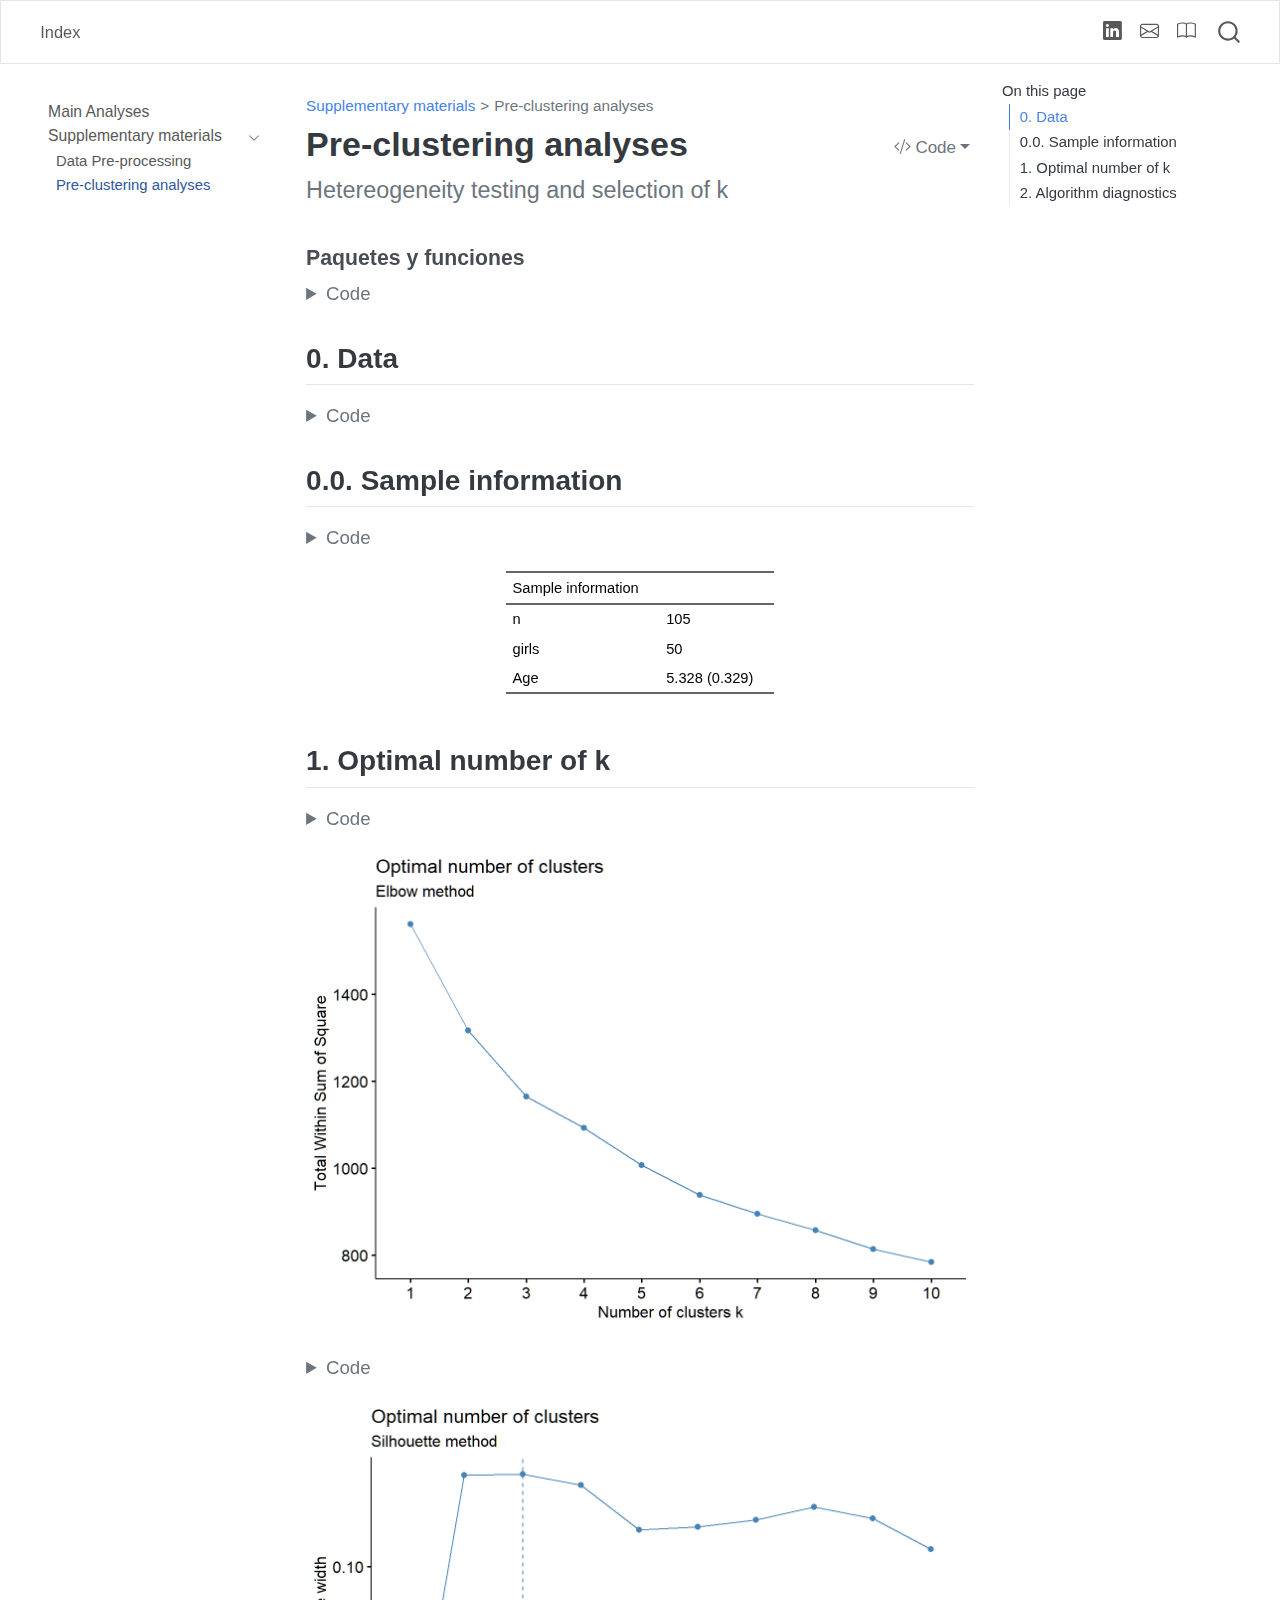
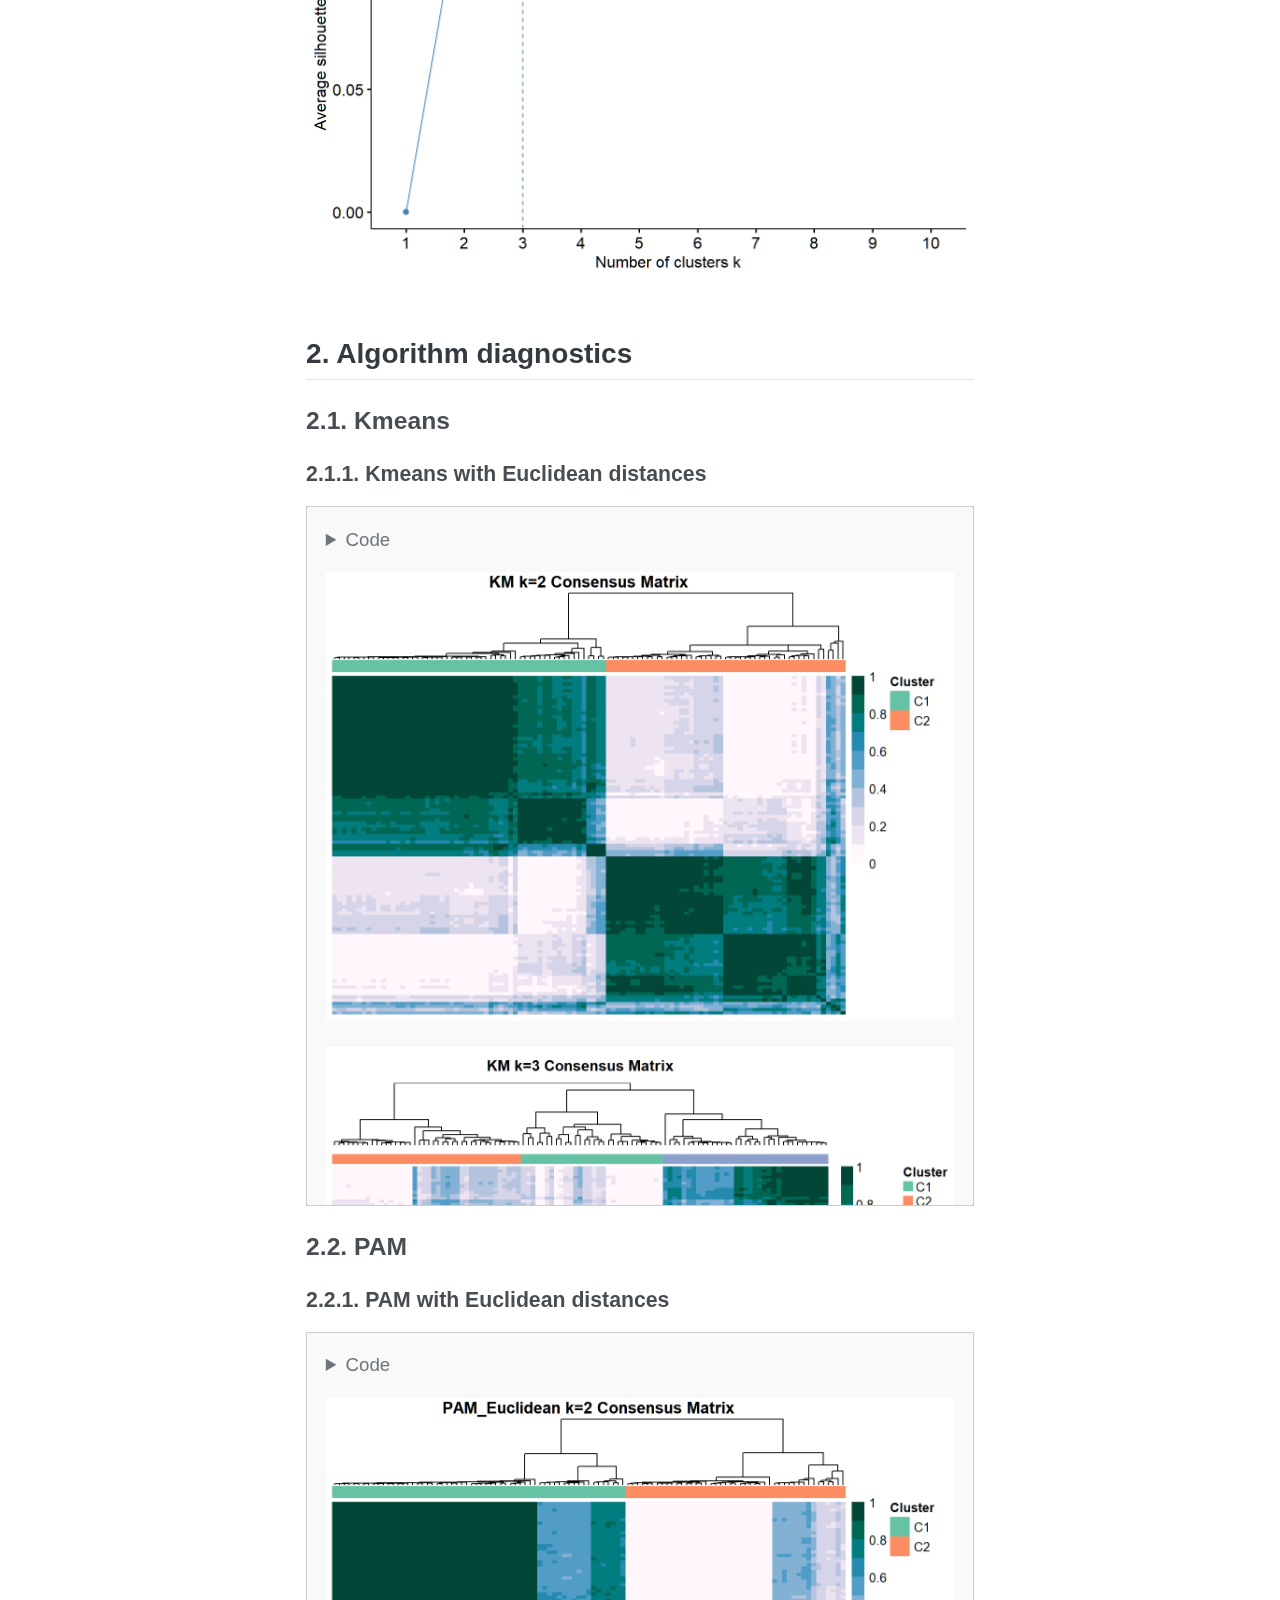
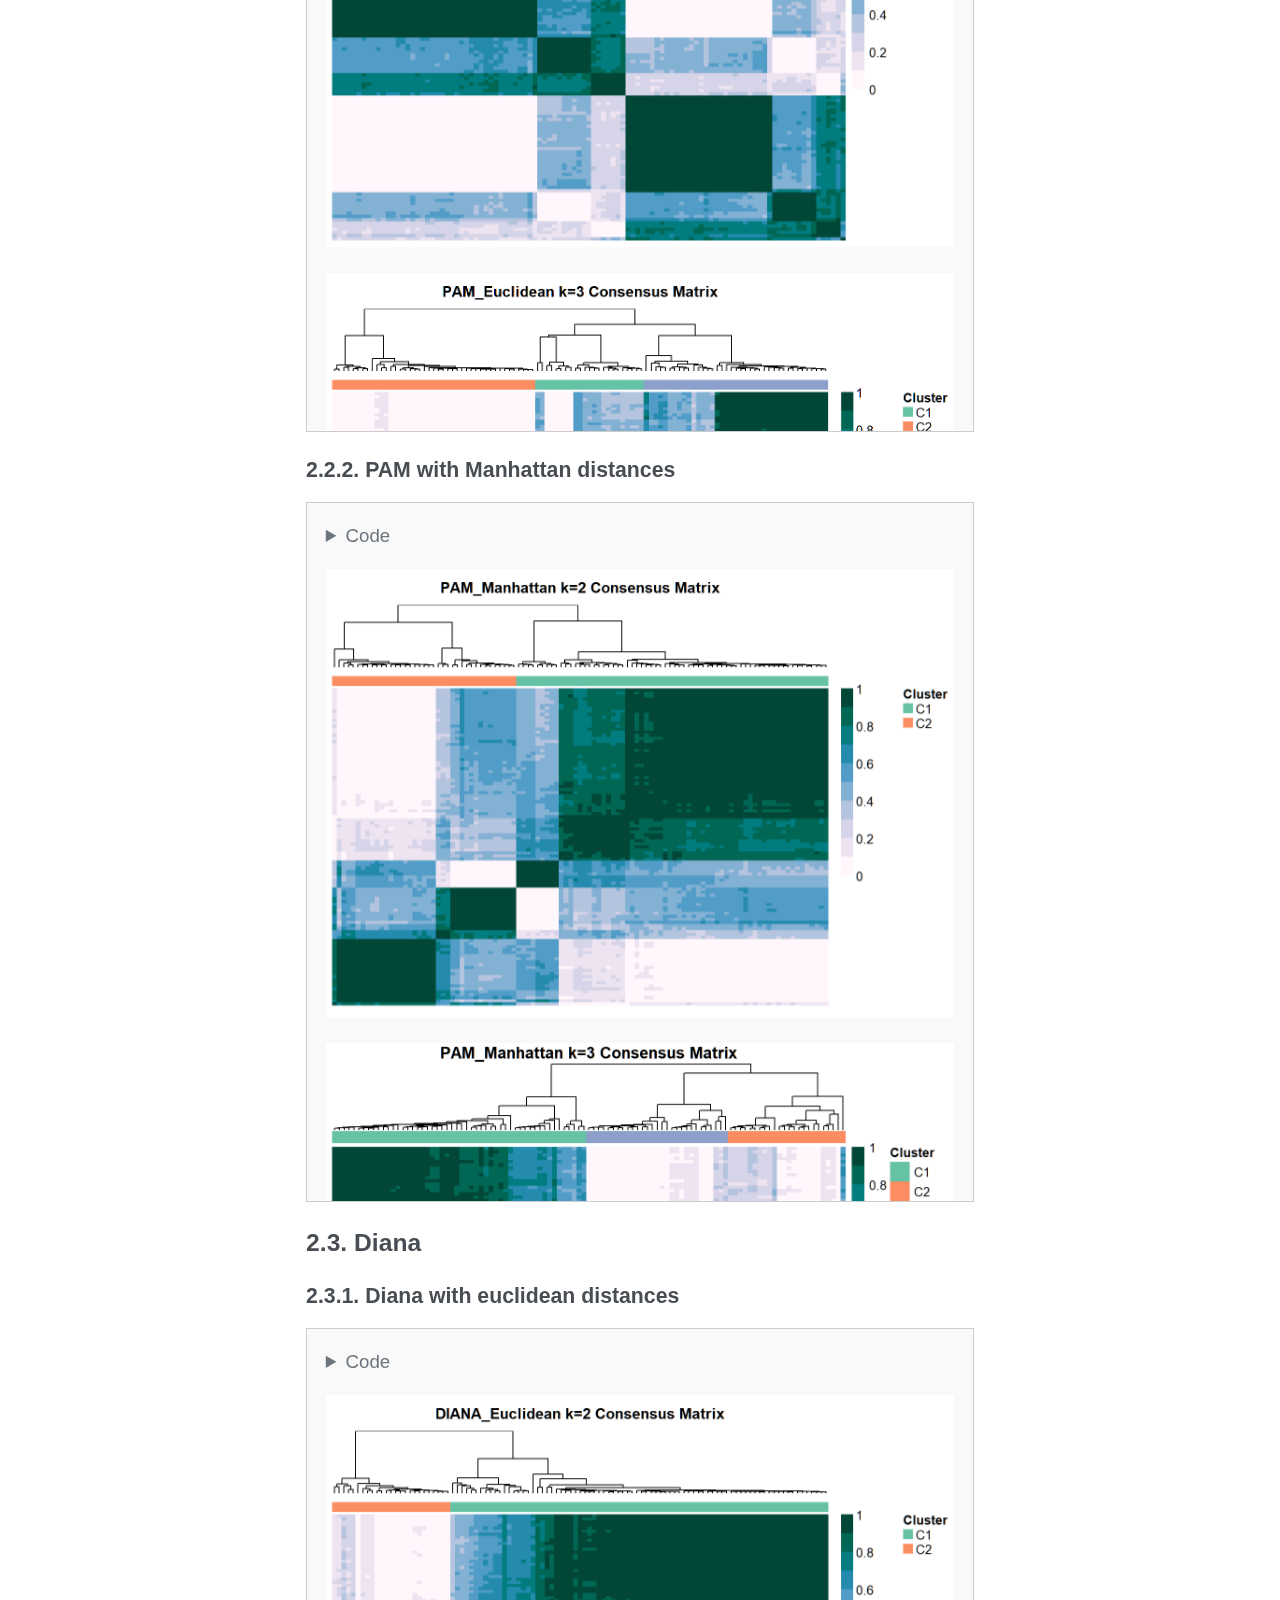
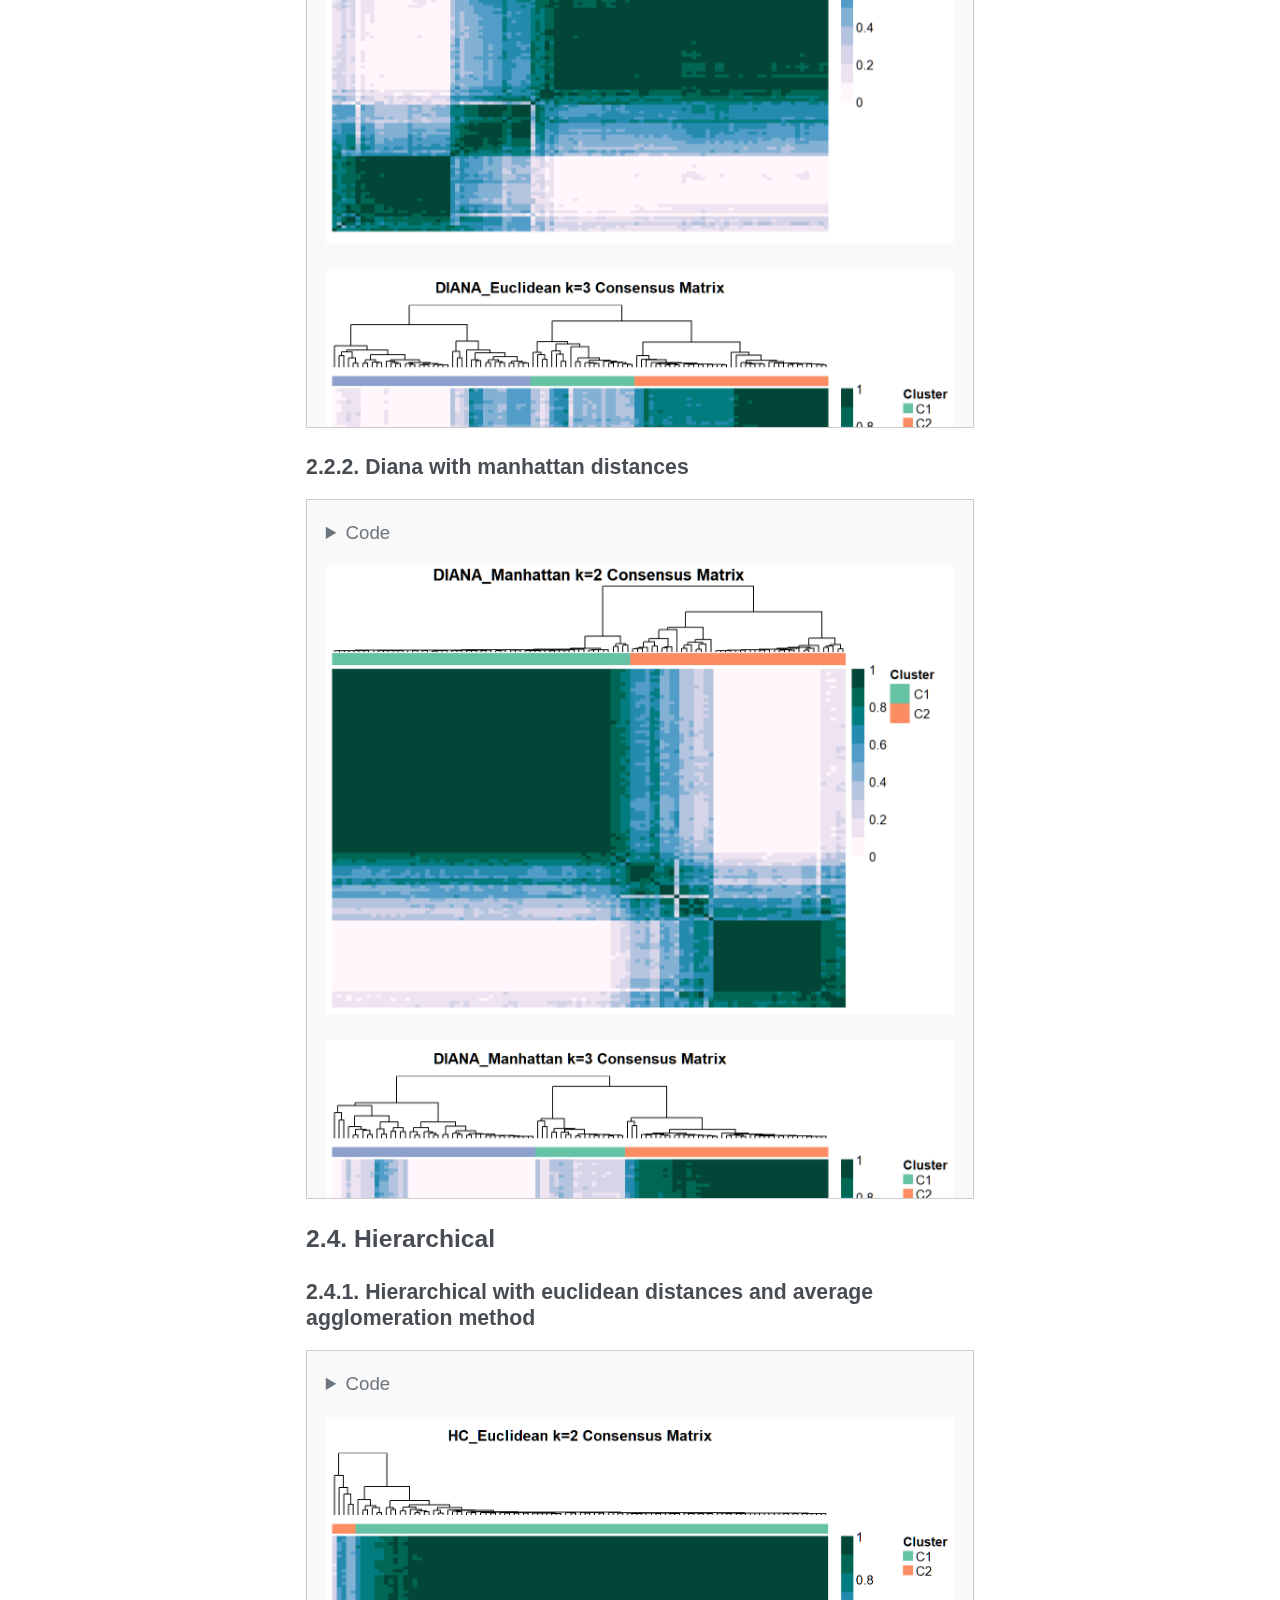
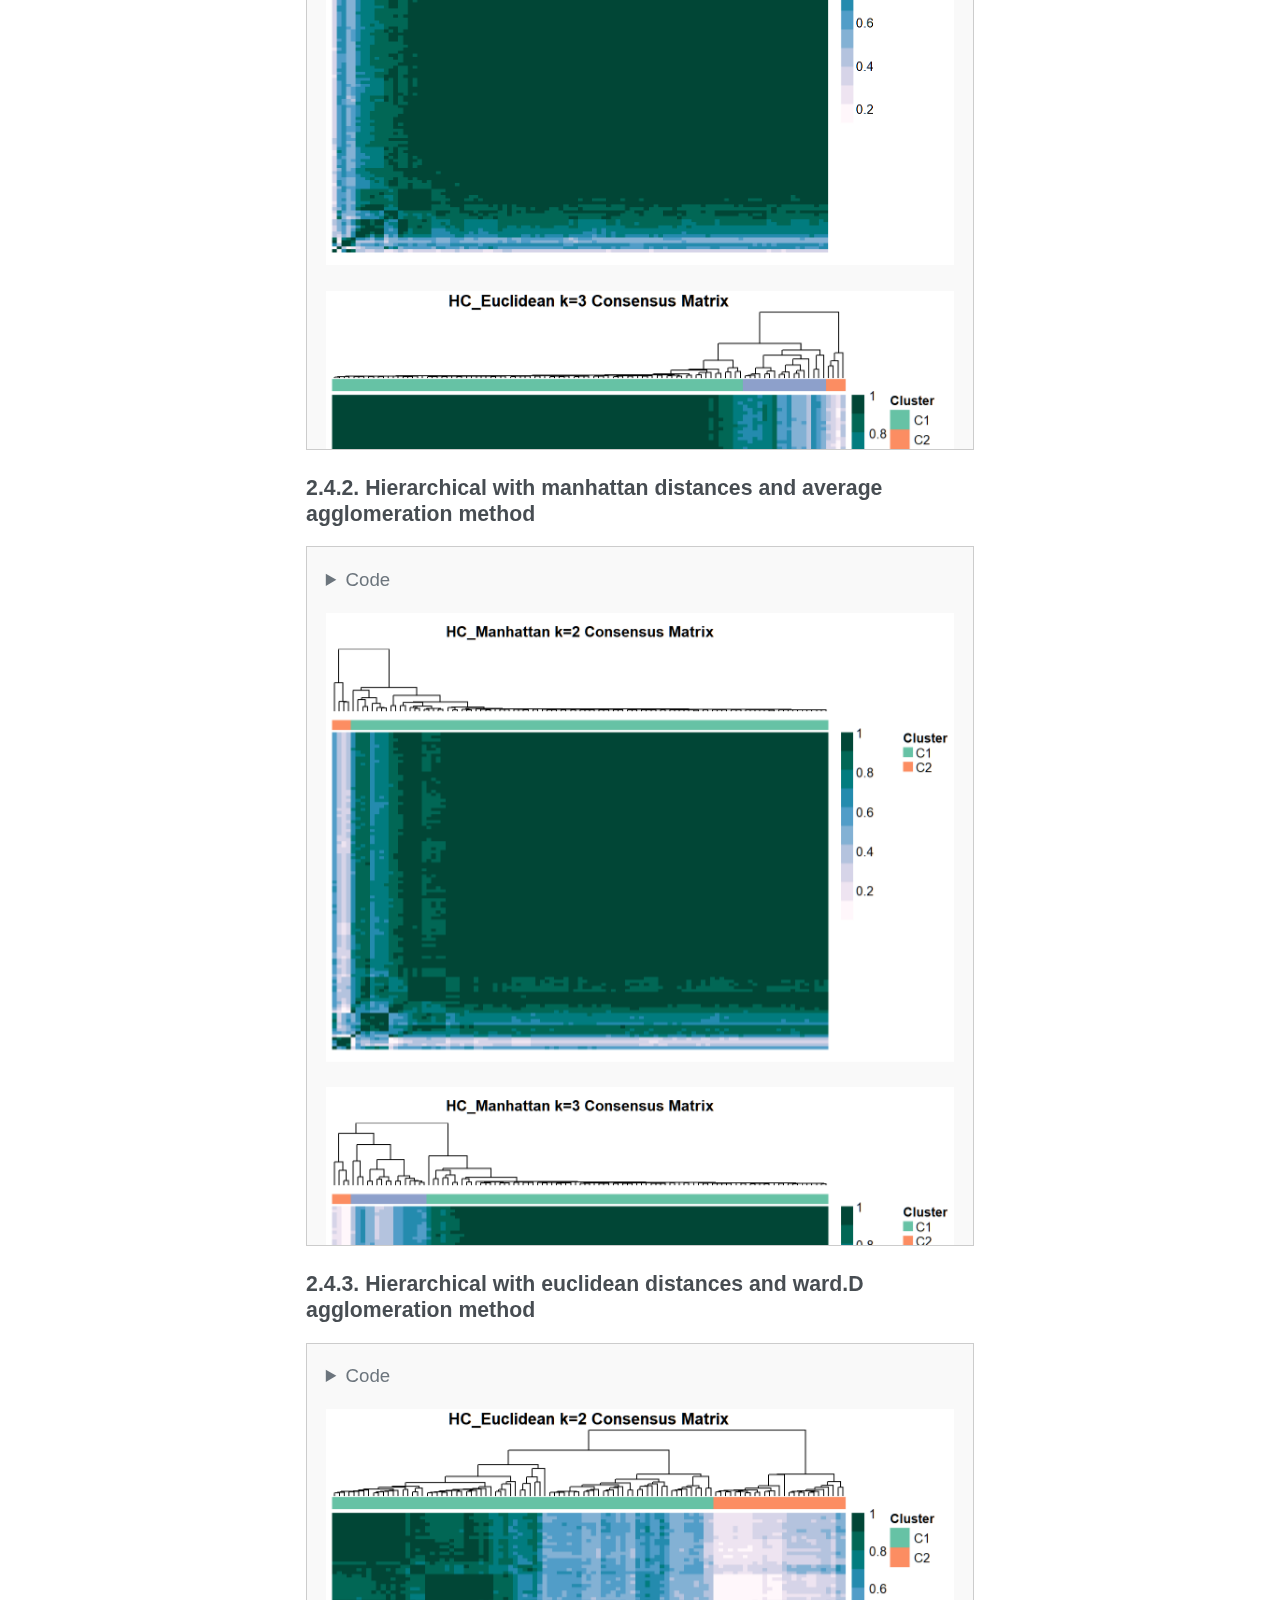
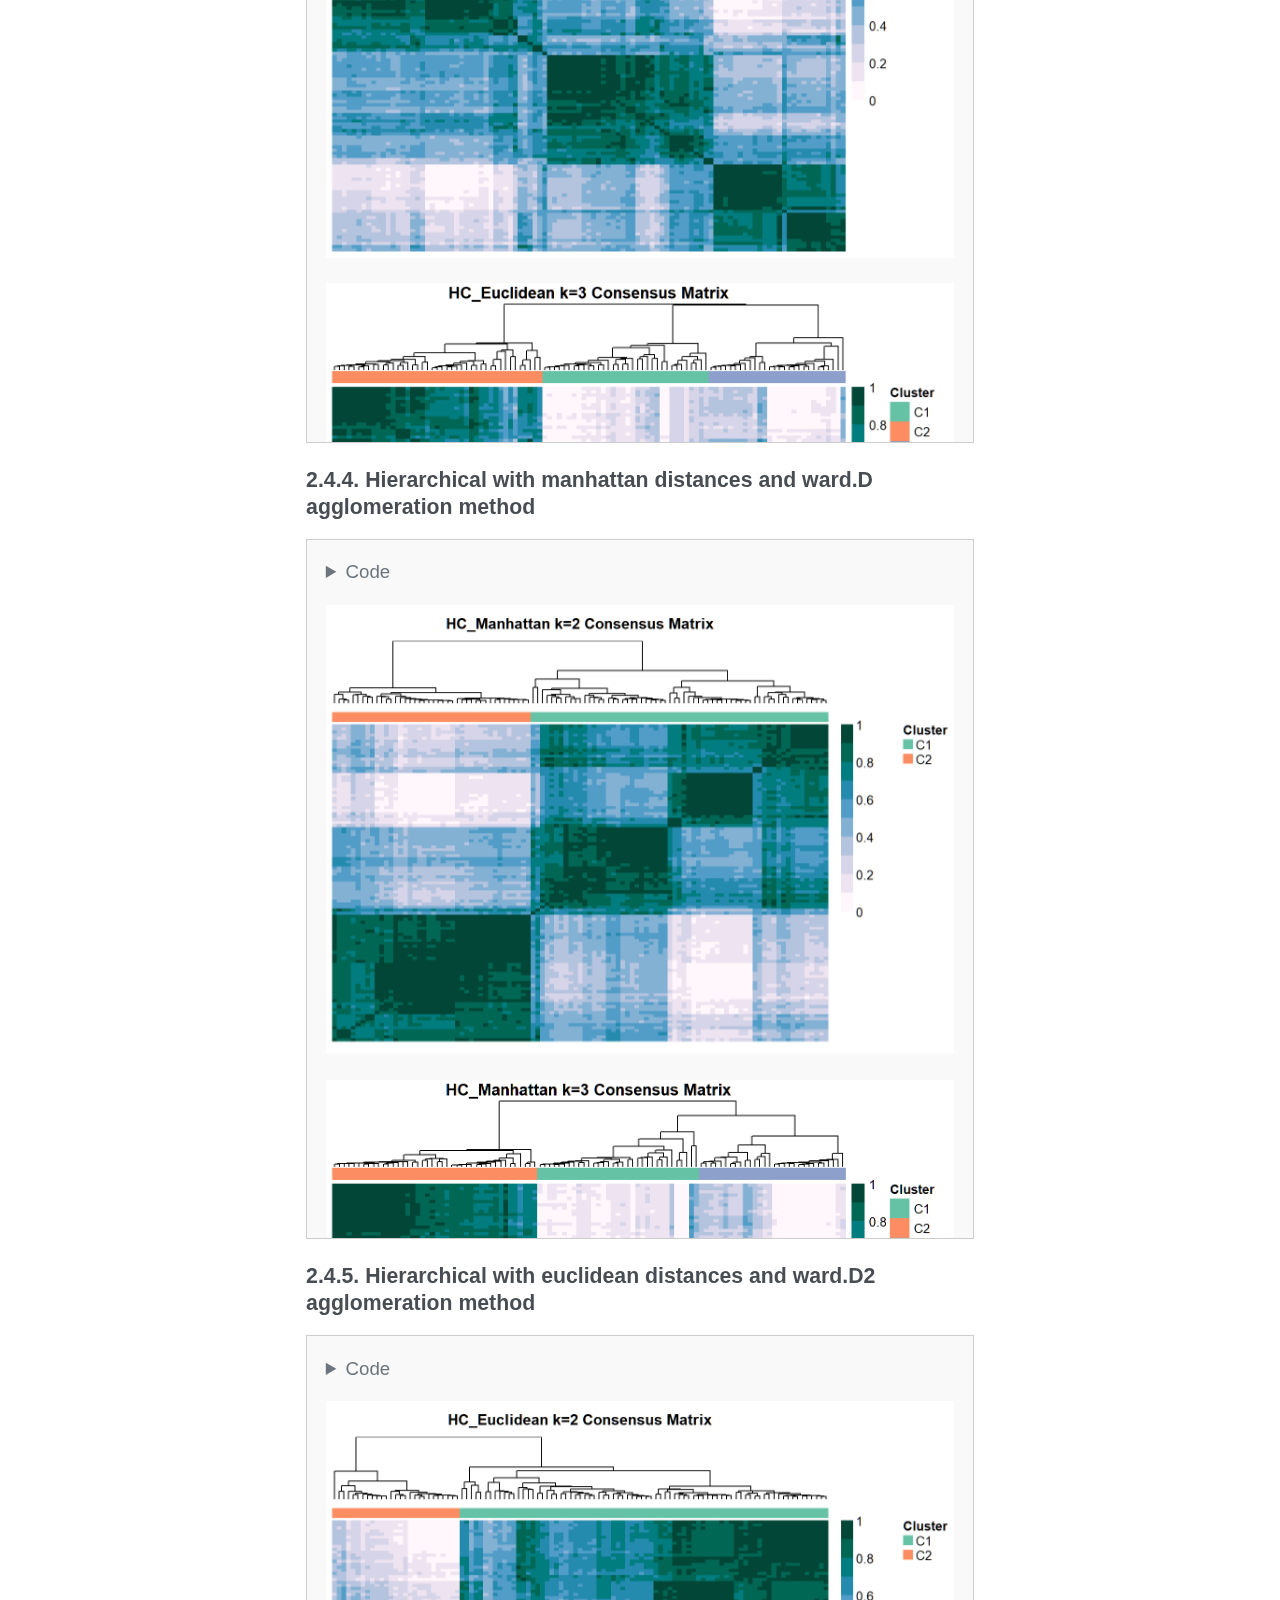
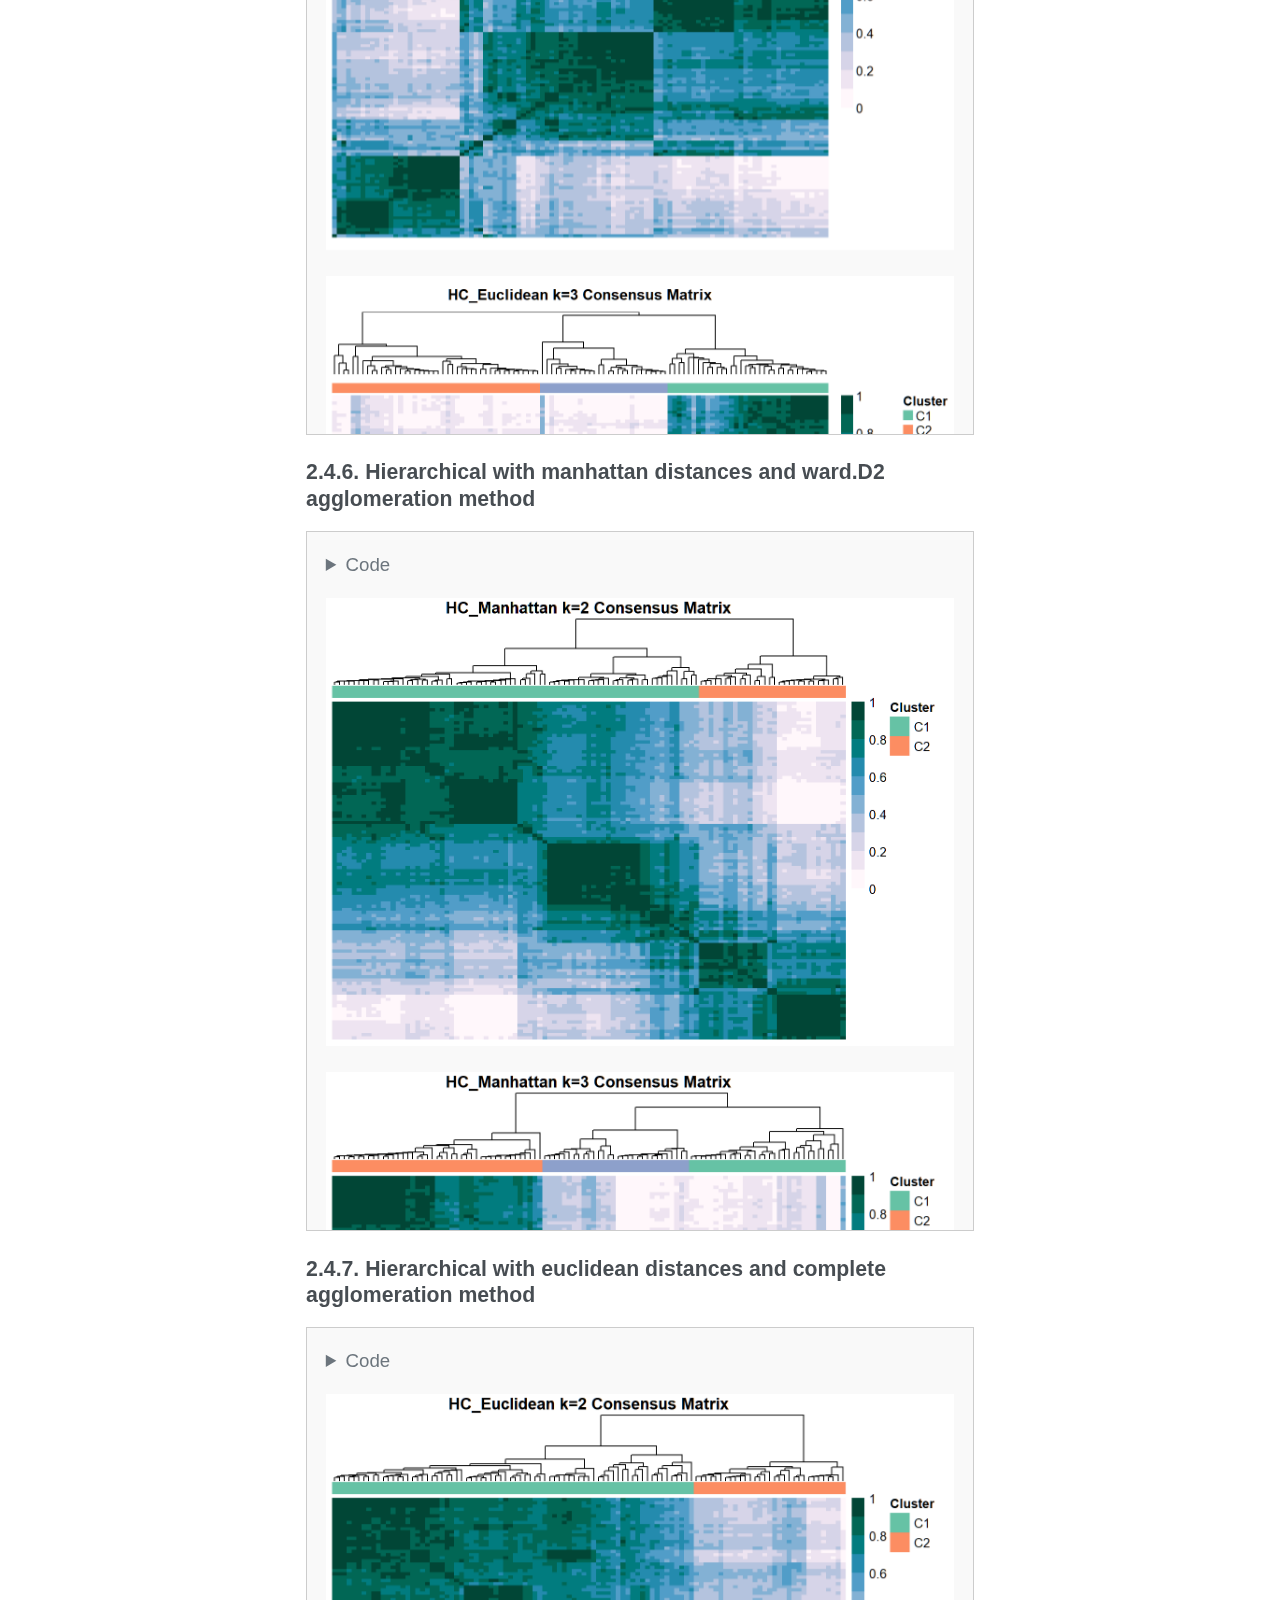
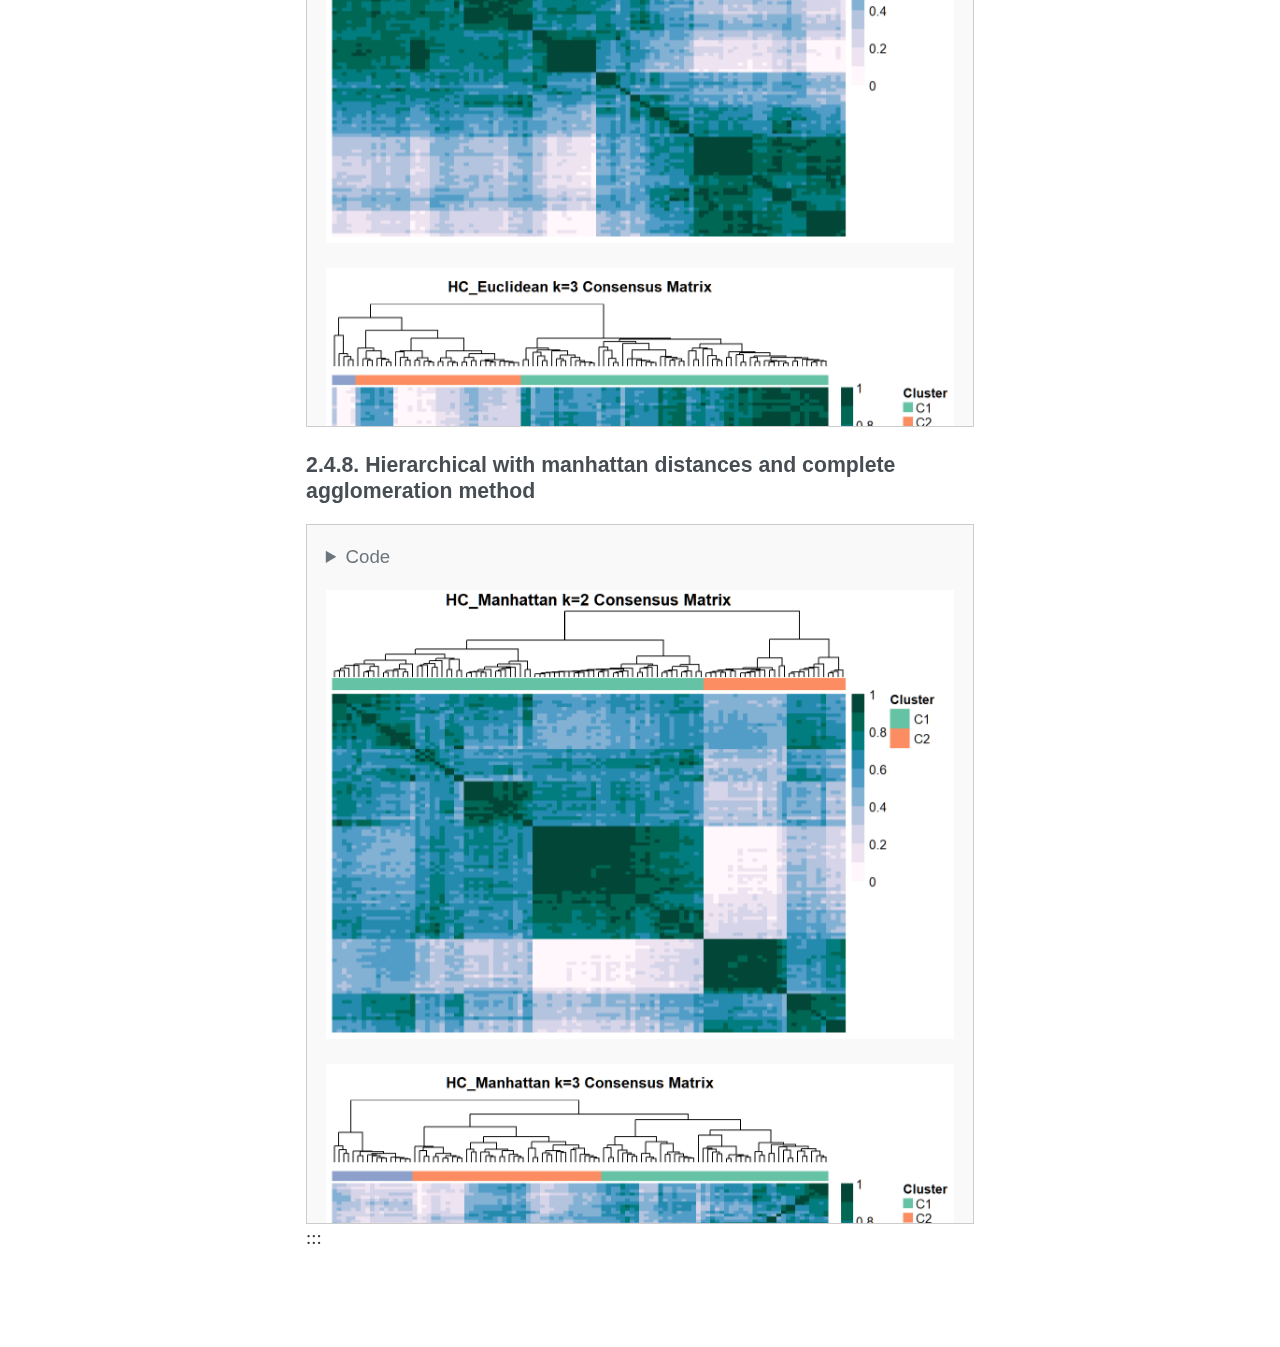
<file: docs/pre_cluster_analysis.html>
<!DOCTYPE html>
<html xmlns="http://www.w3.org/1999/xhtml" lang="en" xml:lang="en"><head>

<meta charset="utf-8">
<meta name="generator" content="quarto-1.5.57">

<meta name="viewport" content="width=device-width, initial-scale=1.0, user-scalable=yes">


<title>Pre-clustering analyses</title>
<style>
code{white-space: pre-wrap;}
span.smallcaps{font-variant: small-caps;}
div.columns{display: flex; gap: min(4vw, 1.5em);}
div.column{flex: auto; overflow-x: auto;}
div.hanging-indent{margin-left: 1.5em; text-indent: -1.5em;}
ul.task-list{list-style: none;}
ul.task-list li input[type="checkbox"] {
  width: 0.8em;
  margin: 0 0.8em 0.2em -1em; /* quarto-specific, see https://github.com/quarto-dev/quarto-cli/issues/4556 */ 
  vertical-align: middle;
}
/* CSS for syntax highlighting */
pre > code.sourceCode { white-space: pre; position: relative; }
pre > code.sourceCode > span { line-height: 1.25; }
pre > code.sourceCode > span:empty { height: 1.2em; }
.sourceCode { overflow: visible; }
code.sourceCode > span { color: inherit; text-decoration: inherit; }
div.sourceCode { margin: 1em 0; }
pre.sourceCode { margin: 0; }
@media screen {
div.sourceCode { overflow: auto; }
}
@media print {
pre > code.sourceCode { white-space: pre-wrap; }
pre > code.sourceCode > span { display: inline-block; text-indent: -5em; padding-left: 5em; }
}
pre.numberSource code
  { counter-reset: source-line 0; }
pre.numberSource code > span
  { position: relative; left: -4em; counter-increment: source-line; }
pre.numberSource code > span > a:first-child::before
  { content: counter(source-line);
    position: relative; left: -1em; text-align: right; vertical-align: baseline;
    border: none; display: inline-block;
    -webkit-touch-callout: none; -webkit-user-select: none;
    -khtml-user-select: none; -moz-user-select: none;
    -ms-user-select: none; user-select: none;
    padding: 0 4px; width: 4em;
  }
pre.numberSource { margin-left: 3em;  padding-left: 4px; }
div.sourceCode
  {   }
@media screen {
pre > code.sourceCode > span > a:first-child::before { text-decoration: underline; }
}
</style>


<script src="site_libs/quarto-nav/quarto-nav.js"></script>
<script src="site_libs/quarto-nav/headroom.min.js"></script>
<script src="site_libs/clipboard/clipboard.min.js"></script>
<script src="site_libs/quarto-search/autocomplete.umd.js"></script>
<script src="site_libs/quarto-search/fuse.min.js"></script>
<script src="site_libs/quarto-search/quarto-search.js"></script>
<meta name="quarto:offset" content="./">
<script src="site_libs/quarto-html/quarto.js"></script>
<script src="site_libs/quarto-html/popper.min.js"></script>
<script src="site_libs/quarto-html/tippy.umd.min.js"></script>
<script src="site_libs/quarto-html/anchor.min.js"></script>
<link href="site_libs/quarto-html/tippy.css" rel="stylesheet">
<link href="site_libs/quarto-html/quarto-syntax-highlighting.css" rel="stylesheet" id="quarto-text-highlighting-styles">
<script src="site_libs/bootstrap/bootstrap.min.js"></script>
<link href="site_libs/bootstrap/bootstrap-icons.css" rel="stylesheet">
<link href="site_libs/bootstrap/bootstrap.min.css" rel="stylesheet" id="quarto-bootstrap" data-mode="light">
<script id="quarto-search-options" type="application/json">{
  "location": "navbar",
  "copy-button": false,
  "collapse-after": 3,
  "panel-placement": "end",
  "type": "overlay",
  "limit": 50,
  "keyboard-shortcut": [
    "f",
    "/",
    "s"
  ],
  "show-item-context": false,
  "language": {
    "search-no-results-text": "No results",
    "search-matching-documents-text": "matching documents",
    "search-copy-link-title": "Copy link to search",
    "search-hide-matches-text": "Hide additional matches",
    "search-more-match-text": "more match in this document",
    "search-more-matches-text": "more matches in this document",
    "search-clear-button-title": "Clear",
    "search-text-placeholder": "",
    "search-detached-cancel-button-title": "Cancel",
    "search-submit-button-title": "Submit",
    "search-label": "Search"
  }
}</script>
<link href="site_libs/tabwid-1.1.3/tabwid.css" rel="stylesheet">

<script src="site_libs/tabwid-1.1.3/tabwid.js"></script>



<link rel="stylesheet" href="styles.css">
</head>

<body class="nav-sidebar floating nav-fixed">

<div id="quarto-search-results"></div>
  <header id="quarto-header" class="headroom fixed-top">
    <nav class="navbar navbar-expand-lg " data-bs-theme="dark">
      <div class="navbar-container container-fluid">
            <div id="quarto-search" class="" title="Search"></div>
          <button class="navbar-toggler" type="button" data-bs-toggle="collapse" data-bs-target="#navbarCollapse" aria-controls="navbarCollapse" role="menu" aria-expanded="false" aria-label="Toggle navigation" onclick="if (window.quartoToggleHeadroom) { window.quartoToggleHeadroom(); }">
  <span class="navbar-toggler-icon"></span>
</button>
          <div class="collapse navbar-collapse" id="navbarCollapse">
            <ul class="navbar-nav navbar-nav-scroll me-auto">
  <li class="nav-item">
    <a class="nav-link" href="./index.html"> 
<span class="menu-text">Index</span></a>
  </li>  
</ul>
            <ul class="navbar-nav navbar-nav-scroll ms-auto">
  <li class="nav-item compact">
    <a class="nav-link" href="https://www.linkedin.com/in/fedegiovannetti/"> <i class="bi bi-linkedin" role="img">
</i> 
<span class="menu-text"></span></a>
  </li>  
  <li class="nav-item compact">
    <a class="nav-link" href="mailto:giovannettipsi@gmail.com"> <i class="bi bi-envelope" role="img">
</i> 
<span class="menu-text"></span></a>
  </li>  
  <li class="nav-item compact">
    <a class="nav-link" href="https://scholar.google.es/citations?user=O257bnQAAAAJ&amp;hl=es"> <i class="bi bi-book" role="img">
</i> 
<span class="menu-text"></span></a>
  </li>  
</ul>
          </div> <!-- /navcollapse -->
            <div class="quarto-navbar-tools">
</div>
      </div> <!-- /container-fluid -->
    </nav>
  <nav class="quarto-secondary-nav">
    <div class="container-fluid d-flex">
      <button type="button" class="quarto-btn-toggle btn" data-bs-toggle="collapse" role="button" data-bs-target=".quarto-sidebar-collapse-item" aria-controls="quarto-sidebar" aria-expanded="false" aria-label="Toggle sidebar navigation" onclick="if (window.quartoToggleHeadroom) { window.quartoToggleHeadroom(); }">
        <i class="bi bi-layout-text-sidebar-reverse"></i>
      </button>
        <nav class="quarto-page-breadcrumbs" aria-label="breadcrumb"><ol class="breadcrumb"><li class="breadcrumb-item"><a href="./Data_preprocessing.html">Supplementary materials</a></li><li class="breadcrumb-item"><a href="./pre_cluster_analysis.html">Pre-clustering analyses</a></li></ol></nav>
        <a class="flex-grow-1" role="navigation" data-bs-toggle="collapse" data-bs-target=".quarto-sidebar-collapse-item" aria-controls="quarto-sidebar" aria-expanded="false" aria-label="Toggle sidebar navigation" onclick="if (window.quartoToggleHeadroom) { window.quartoToggleHeadroom(); }">      
        </a>
    </div>
  </nav>
</header>
<!-- content -->
<div id="quarto-content" class="quarto-container page-columns page-rows-contents page-layout-article page-navbar">
<!-- sidebar -->
  <nav id="quarto-sidebar" class="sidebar collapse collapse-horizontal quarto-sidebar-collapse-item sidebar-navigation floating overflow-auto">
    <div class="sidebar-menu-container"> 
    <ul class="list-unstyled mt-1">
        <li class="sidebar-item">
  <div class="sidebar-item-container"> 
  <a href="./ensemble_clustering_results.html" class="sidebar-item-text sidebar-link">
 <span class="menu-text">Main Analyses</span></a>
  </div>
</li>
        <li class="sidebar-item sidebar-item-section">
      <div class="sidebar-item-container"> 
            <a class="sidebar-item-text sidebar-link text-start" data-bs-toggle="collapse" data-bs-target="#quarto-sidebar-section-1" role="navigation" aria-expanded="true">
 <span class="menu-text">Supplementary materials</span></a>
          <a class="sidebar-item-toggle text-start" data-bs-toggle="collapse" data-bs-target="#quarto-sidebar-section-1" role="navigation" aria-expanded="true" aria-label="Toggle section">
            <i class="bi bi-chevron-right ms-2"></i>
          </a> 
      </div>
      <ul id="quarto-sidebar-section-1" class="collapse list-unstyled sidebar-section depth1 show">  
          <li class="sidebar-item">
  <div class="sidebar-item-container"> 
  <a href="./Data_preprocessing.html" class="sidebar-item-text sidebar-link">
 <span class="menu-text">Data Pre-processing</span></a>
  </div>
</li>
          <li class="sidebar-item">
  <div class="sidebar-item-container"> 
  <a href="./pre_cluster_analysis.html" class="sidebar-item-text sidebar-link active">
 <span class="menu-text">Pre-clustering analyses</span></a>
  </div>
</li>
      </ul>
  </li>
    </ul>
    </div>
</nav>
<div id="quarto-sidebar-glass" class="quarto-sidebar-collapse-item" data-bs-toggle="collapse" data-bs-target=".quarto-sidebar-collapse-item"></div>
<!-- margin-sidebar -->
    <div id="quarto-margin-sidebar" class="sidebar margin-sidebar">
        <nav id="TOC" role="doc-toc" class="toc-active">
    <h2 id="toc-title">On this page</h2>
   
  <ul>
  <li><a href="#data" id="toc-data" class="nav-link active" data-scroll-target="#data">0. Data</a></li>
  <li><a href="#sample-information" id="toc-sample-information" class="nav-link" data-scroll-target="#sample-information">0.0. Sample information</a></li>
  <li><a href="#optimal-number-of-k" id="toc-optimal-number-of-k" class="nav-link" data-scroll-target="#optimal-number-of-k">1. Optimal number of k</a></li>
  <li><a href="#algorithm-diagnostics" id="toc-algorithm-diagnostics" class="nav-link" data-scroll-target="#algorithm-diagnostics">2. Algorithm diagnostics</a>
  <ul class="collapse">
  <li><a href="#kmeans" id="toc-kmeans" class="nav-link" data-scroll-target="#kmeans">2.1. Kmeans</a></li>
  <li><a href="#pam" id="toc-pam" class="nav-link" data-scroll-target="#pam">2.2. PAM</a></li>
  <li><a href="#diana" id="toc-diana" class="nav-link" data-scroll-target="#diana">2.3. Diana</a></li>
  <li><a href="#hierarchical" id="toc-hierarchical" class="nav-link" data-scroll-target="#hierarchical">2.4. Hierarchical</a></li>
  </ul></li>
  </ul>
</nav>
    </div>
<!-- main -->
<main class="content" id="quarto-document-content">

<header id="title-block-header" class="quarto-title-block default"><nav class="quarto-page-breadcrumbs quarto-title-breadcrumbs d-none d-lg-block" aria-label="breadcrumb"><ol class="breadcrumb"><li class="breadcrumb-item"><a href="./Data_preprocessing.html">Supplementary materials</a></li><li class="breadcrumb-item"><a href="./pre_cluster_analysis.html">Pre-clustering analyses</a></li></ol></nav>
<div class="quarto-title">
<div class="quarto-title-block"><div><h1 class="title">Pre-clustering analyses</h1><button type="button" class="btn code-tools-button dropdown-toggle" id="quarto-code-tools-menu" data-bs-toggle="dropdown" aria-expanded="false"><i class="bi"></i> Code</button><ul class="dropdown-menu dropdown-menu-end" aria-labelelledby="quarto-code-tools-menu"><li><a id="quarto-show-all-code" class="dropdown-item" href="javascript:void(0)" role="button">Show All Code</a></li><li><a id="quarto-hide-all-code" class="dropdown-item" href="javascript:void(0)" role="button">Hide All Code</a></li><li><hr class="dropdown-divider"></li><li><a id="quarto-view-source" class="dropdown-item" href="javascript:void(0)" role="button">View Source</a></li></ul></div></div>
<p class="subtitle lead">Hetereogeneity testing and selection of k</p>
</div>



<div class="quarto-title-meta">

    
  
    
  </div>
  


</header>


<section id="paquetes-y-funciones" class="level4">
<h4 class="anchored" data-anchor-id="paquetes-y-funciones">Paquetes y funciones</h4>
<div class="cell">
<details class="code-fold">
<summary>Code</summary>
<div class="sourceCode cell-code" id="cb1"><pre class="sourceCode r code-with-copy"><code class="sourceCode r"><span id="cb1-1"><a href="#cb1-1" aria-hidden="true" tabindex="-1"></a><span class="fu">rm</span>(<span class="at">list=</span><span class="fu">ls</span>())</span>
<span id="cb1-2"><a href="#cb1-2" aria-hidden="true" tabindex="-1"></a><span class="fu">set.seed</span>(<span class="dv">123</span>)</span>
<span id="cb1-3"><a href="#cb1-3" aria-hidden="true" tabindex="-1"></a></span>
<span id="cb1-4"><a href="#cb1-4" aria-hidden="true" tabindex="-1"></a><span class="fu">library</span>(tidyverse)</span>
<span id="cb1-5"><a href="#cb1-5" aria-hidden="true" tabindex="-1"></a><span class="fu">library</span>(diceR)</span>
<span id="cb1-6"><a href="#cb1-6" aria-hidden="true" tabindex="-1"></a><span class="fu">library</span>(factoextra)</span>
<span id="cb1-7"><a href="#cb1-7" aria-hidden="true" tabindex="-1"></a><span class="fu">library</span>(FactoMineR)</span>
<span id="cb1-8"><a href="#cb1-8" aria-hidden="true" tabindex="-1"></a><span class="fu">library</span>(flextable)</span>
<span id="cb1-9"><a href="#cb1-9" aria-hidden="true" tabindex="-1"></a><span class="fu">library</span>(clusterability)</span>
<span id="cb1-10"><a href="#cb1-10" aria-hidden="true" tabindex="-1"></a><span class="fu">source</span>(<span class="st">"../helper/helper_tables.R"</span>)</span>
<span id="cb1-11"><a href="#cb1-11" aria-hidden="true" tabindex="-1"></a><span class="fu">source</span>(<span class="st">"../helper/helper_functons.R"</span>)</span></code><button title="Copy to Clipboard" class="code-copy-button"><i class="bi"></i></button></pre></div>
</details>
</div>
</section>
<section id="data" class="level2">
<h2 class="anchored" data-anchor-id="data">0. Data</h2>
<div class="cell">
<details class="code-fold">
<summary>Code</summary>
<div class="sourceCode cell-code" id="cb2"><pre class="sourceCode r code-with-copy"><code class="sourceCode r"><span id="cb2-1"><a href="#cb2-1" aria-hidden="true" tabindex="-1"></a><span class="co"># Cargando datos</span></span>
<span id="cb2-2"><a href="#cb2-2" aria-hidden="true" tabindex="-1"></a>datos <span class="ot">=</span> <span class="fu">read.csv</span>(<span class="st">"../data/datos_normalizados.csv"</span>)</span>
<span id="cb2-3"><a href="#cb2-3" aria-hidden="true" tabindex="-1"></a>datos.reducidos <span class="ot">=</span> <span class="fu">read.csv</span>(<span class="st">"../data/datos_reducidos.csv"</span>)</span>
<span id="cb2-4"><a href="#cb2-4" aria-hidden="true" tabindex="-1"></a>subject.info <span class="ot">&lt;-</span> <span class="fu">read.csv</span>(<span class="st">"../data/subject_information_PICT2014.csv"</span>)</span></code><button title="Copy to Clipboard" class="code-copy-button"><i class="bi"></i></button></pre></div>
</details>
</div>
</section>
<section id="sample-information" class="level2">
<h2 class="anchored" data-anchor-id="sample-information">0.0. Sample information</h2>
<div class="cell">
<details class="code-fold">
<summary>Code</summary>
<div class="sourceCode cell-code" id="cb3"><pre class="sourceCode r code-with-copy"><code class="sourceCode r"><span id="cb3-1"><a href="#cb3-1" aria-hidden="true" tabindex="-1"></a>  datos.reducidos <span class="sc">%&gt;%</span> </span>
<span id="cb3-2"><a href="#cb3-2" aria-hidden="true" tabindex="-1"></a>    <span class="fu">left_join</span>(subject.info, <span class="at">by =</span> <span class="st">"username"</span>) <span class="sc">%&gt;%</span> </span>
<span id="cb3-3"><a href="#cb3-3" aria-hidden="true" tabindex="-1"></a>    <span class="fu">summarise</span>(<span class="at">n =</span> <span class="fu">as.character</span>(<span class="fu">n</span>()),</span>
<span id="cb3-4"><a href="#cb3-4" aria-hidden="true" tabindex="-1"></a>              <span class="at">girls =</span> <span class="fu">as.character</span>(<span class="fu">sum</span>(Sex <span class="sc">==</span> <span class="st">"fem"</span>, <span class="at">na.rm =</span> <span class="cn">TRUE</span>)),</span>
<span id="cb3-5"><a href="#cb3-5" aria-hidden="true" tabindex="-1"></a>              <span class="at">Age =</span> <span class="fu">paste</span>(<span class="fu">mean</span>(Age, <span class="at">na.rm =</span> <span class="cn">TRUE</span>),</span>
<span id="cb3-6"><a href="#cb3-6" aria-hidden="true" tabindex="-1"></a>                          <span class="st">" ("</span>,</span>
<span id="cb3-7"><a href="#cb3-7" aria-hidden="true" tabindex="-1"></a>                          <span class="fu">round</span>(</span>
<span id="cb3-8"><a href="#cb3-8" aria-hidden="true" tabindex="-1"></a>                            <span class="fu">sd</span>(</span>
<span id="cb3-9"><a href="#cb3-9" aria-hidden="true" tabindex="-1"></a>                              Age,</span>
<span id="cb3-10"><a href="#cb3-10" aria-hidden="true" tabindex="-1"></a>                              <span class="at">na.rm =</span> <span class="cn">TRUE</span>),</span>
<span id="cb3-11"><a href="#cb3-11" aria-hidden="true" tabindex="-1"></a>                            <span class="at">digits =</span> <span class="dv">3</span>),</span>
<span id="cb3-12"><a href="#cb3-12" aria-hidden="true" tabindex="-1"></a>                          <span class="st">")"</span>, <span class="at">sep =</span> <span class="st">""</span>)</span>
<span id="cb3-13"><a href="#cb3-13" aria-hidden="true" tabindex="-1"></a>              ) <span class="sc">%&gt;%</span> </span>
<span id="cb3-14"><a href="#cb3-14" aria-hidden="true" tabindex="-1"></a>    <span class="fu">pivot_longer</span>(<span class="fu">everything</span>()) <span class="sc">%&gt;%</span></span>
<span id="cb3-15"><a href="#cb3-15" aria-hidden="true" tabindex="-1"></a>    <span class="fu">flextable</span>() <span class="sc">%&gt;%</span> </span>
<span id="cb3-16"><a href="#cb3-16" aria-hidden="true" tabindex="-1"></a>    <span class="co"># custom_flextable("")%&gt;%</span></span>
<span id="cb3-17"><a href="#cb3-17" aria-hidden="true" tabindex="-1"></a>    <span class="fu">set_header_labels</span>(<span class="at">name =</span> <span class="st">"Sample information"</span>, <span class="at">value =</span> <span class="st">""</span>) <span class="sc">%&gt;%</span>  <span class="co"># Remove column names</span></span>
<span id="cb3-18"><a href="#cb3-18" aria-hidden="true" tabindex="-1"></a> </span>
<span id="cb3-19"><a href="#cb3-19" aria-hidden="true" tabindex="-1"></a>    <span class="fu">autofit</span>() </span></code><button title="Copy to Clipboard" class="code-copy-button"><i class="bi"></i></button></pre></div>
</details>
<div class="cell-output-display">
<div class="tabwid"><style>.cl-b9dab906{}.cl-b9ad647e{font-family:'Arial';font-size:11pt;font-weight:normal;font-style:normal;text-decoration:none;color:rgba(0, 0, 0, 1.00);background-color:transparent;}.cl-b9b2d878{margin:0;text-align:left;border-bottom: 0 solid rgba(0, 0, 0, 1.00);border-top: 0 solid rgba(0, 0, 0, 1.00);border-left: 0 solid rgba(0, 0, 0, 1.00);border-right: 0 solid rgba(0, 0, 0, 1.00);padding-bottom:5pt;padding-top:5pt;padding-left:5pt;padding-right:5pt;line-height: 1;background-color:transparent;}.cl-b9b2fa06{width:1.601in;background-color:transparent;vertical-align: middle;border-bottom: 1.5pt solid rgba(102, 102, 102, 1.00);border-top: 1.5pt solid rgba(102, 102, 102, 1.00);border-left: 0 solid rgba(0, 0, 0, 1.00);border-right: 0 solid rgba(0, 0, 0, 1.00);margin-bottom:0;margin-top:0;margin-left:0;margin-right:0;}.cl-b9b2fa07{width:1.194in;background-color:transparent;vertical-align: middle;border-bottom: 1.5pt solid rgba(102, 102, 102, 1.00);border-top: 1.5pt solid rgba(102, 102, 102, 1.00);border-left: 0 solid rgba(0, 0, 0, 1.00);border-right: 0 solid rgba(0, 0, 0, 1.00);margin-bottom:0;margin-top:0;margin-left:0;margin-right:0;}.cl-b9b2fa10{width:1.601in;background-color:transparent;vertical-align: middle;border-bottom: 0 solid rgba(0, 0, 0, 1.00);border-top: 0 solid rgba(0, 0, 0, 1.00);border-left: 0 solid rgba(0, 0, 0, 1.00);border-right: 0 solid rgba(0, 0, 0, 1.00);margin-bottom:0;margin-top:0;margin-left:0;margin-right:0;}.cl-b9b2fa11{width:1.194in;background-color:transparent;vertical-align: middle;border-bottom: 0 solid rgba(0, 0, 0, 1.00);border-top: 0 solid rgba(0, 0, 0, 1.00);border-left: 0 solid rgba(0, 0, 0, 1.00);border-right: 0 solid rgba(0, 0, 0, 1.00);margin-bottom:0;margin-top:0;margin-left:0;margin-right:0;}.cl-b9b2fa1a{width:1.601in;background-color:transparent;vertical-align: middle;border-bottom: 0 solid rgba(0, 0, 0, 1.00);border-top: 0 solid rgba(0, 0, 0, 1.00);border-left: 0 solid rgba(0, 0, 0, 1.00);border-right: 0 solid rgba(0, 0, 0, 1.00);margin-bottom:0;margin-top:0;margin-left:0;margin-right:0;}.cl-b9b2fa1b{width:1.194in;background-color:transparent;vertical-align: middle;border-bottom: 0 solid rgba(0, 0, 0, 1.00);border-top: 0 solid rgba(0, 0, 0, 1.00);border-left: 0 solid rgba(0, 0, 0, 1.00);border-right: 0 solid rgba(0, 0, 0, 1.00);margin-bottom:0;margin-top:0;margin-left:0;margin-right:0;}.cl-b9b2fa1c{width:1.601in;background-color:transparent;vertical-align: middle;border-bottom: 1.5pt solid rgba(102, 102, 102, 1.00);border-top: 0 solid rgba(0, 0, 0, 1.00);border-left: 0 solid rgba(0, 0, 0, 1.00);border-right: 0 solid rgba(0, 0, 0, 1.00);margin-bottom:0;margin-top:0;margin-left:0;margin-right:0;}.cl-b9b2fa24{width:1.194in;background-color:transparent;vertical-align: middle;border-bottom: 1.5pt solid rgba(102, 102, 102, 1.00);border-top: 0 solid rgba(0, 0, 0, 1.00);border-left: 0 solid rgba(0, 0, 0, 1.00);border-right: 0 solid rgba(0, 0, 0, 1.00);margin-bottom:0;margin-top:0;margin-left:0;margin-right:0;}</style><table data-quarto-disable-processing="true" class="cl-b9dab906"><thead><tr style="overflow-wrap:break-word;"><th class="cl-b9b2fa06"><p class="cl-b9b2d878"><span class="cl-b9ad647e">Sample information</span></p></th><th class="cl-b9b2fa07"><p class="cl-b9b2d878"><span class="cl-b9ad647e"></span></p></th></tr></thead><tbody><tr style="overflow-wrap:break-word;"><td class="cl-b9b2fa10"><p class="cl-b9b2d878"><span class="cl-b9ad647e">n</span></p></td><td class="cl-b9b2fa11"><p class="cl-b9b2d878"><span class="cl-b9ad647e">105</span></p></td></tr><tr style="overflow-wrap:break-word;"><td class="cl-b9b2fa1a"><p class="cl-b9b2d878"><span class="cl-b9ad647e">girls</span></p></td><td class="cl-b9b2fa1b"><p class="cl-b9b2d878"><span class="cl-b9ad647e">50</span></p></td></tr><tr style="overflow-wrap:break-word;"><td class="cl-b9b2fa1c"><p class="cl-b9b2d878"><span class="cl-b9ad647e">Age</span></p></td><td class="cl-b9b2fa24"><p class="cl-b9b2d878"><span class="cl-b9ad647e">5.328 (0.329)</span></p></td></tr></tbody></table></div>
</div>
</div>
</section>
<section id="optimal-number-of-k" class="level2">
<h2 class="anchored" data-anchor-id="optimal-number-of-k">1. Optimal number of k</h2>
<div class="cell">
<details class="code-fold">
<summary>Code</summary>
<div class="sourceCode cell-code" id="cb4"><pre class="sourceCode r code-with-copy"><code class="sourceCode r"><span id="cb4-1"><a href="#cb4-1" aria-hidden="true" tabindex="-1"></a><span class="co"># Método del codo</span></span>
<span id="cb4-2"><a href="#cb4-2" aria-hidden="true" tabindex="-1"></a></span>
<span id="cb4-3"><a href="#cb4-3" aria-hidden="true" tabindex="-1"></a><span class="fu">fviz_nbclust</span>(datos, kmeans, <span class="at">method =</span> <span class="st">"wss"</span>) <span class="sc">+</span></span>
<span id="cb4-4"><a href="#cb4-4" aria-hidden="true" tabindex="-1"></a>  <span class="fu">labs</span>(<span class="at">subtitle =</span> <span class="st">"Elbow method"</span>)</span></code><button title="Copy to Clipboard" class="code-copy-button"><i class="bi"></i></button></pre></div>
</details>
<div class="cell-output-display">
<div>
<figure class="figure">
<p><img src="pre_cluster_analysis_files/figure-html/unnamed-chunk-1-1.png" class="img-fluid figure-img" width="672"></p>
</figure>
</div>
</div>
<details class="code-fold">
<summary>Code</summary>
<div class="sourceCode cell-code" id="cb5"><pre class="sourceCode r code-with-copy"><code class="sourceCode r"><span id="cb5-1"><a href="#cb5-1" aria-hidden="true" tabindex="-1"></a><span class="co"># Método silueta</span></span>
<span id="cb5-2"><a href="#cb5-2" aria-hidden="true" tabindex="-1"></a></span>
<span id="cb5-3"><a href="#cb5-3" aria-hidden="true" tabindex="-1"></a><span class="fu">fviz_nbclust</span>(datos, kmeans, <span class="at">method =</span> <span class="st">"silhouette"</span>)<span class="sc">+</span></span>
<span id="cb5-4"><a href="#cb5-4" aria-hidden="true" tabindex="-1"></a>  <span class="fu">labs</span>(<span class="at">subtitle =</span> <span class="st">"Silhouette method"</span>)</span></code><button title="Copy to Clipboard" class="code-copy-button"><i class="bi"></i></button></pre></div>
</details>
<div class="cell-output-display">
<div>
<figure class="figure">
<p><img src="pre_cluster_analysis_files/figure-html/unnamed-chunk-1-2.png" class="img-fluid figure-img" width="672"></p>
</figure>
</div>
</div>
</div>
</section>
<section id="algorithm-diagnostics" class="level2">
<h2 class="anchored" data-anchor-id="algorithm-diagnostics">2. Algorithm diagnostics</h2>
<section id="kmeans" class="level3">
<h3 class="anchored" data-anchor-id="kmeans">2.1. Kmeans</h3>
<section id="kmeans-with-euclidean-distances" class="level4">
<h4 class="anchored" data-anchor-id="kmeans-with-euclidean-distances">2.1.1. Kmeans with Euclidean distances</h4>
<div class="scrolling">
<div class="cell">
<details class="code-fold">
<summary>Code</summary>
<div class="sourceCode cell-code" id="cb6"><pre class="sourceCode r code-with-copy"><code class="sourceCode r"><span id="cb6-1"><a href="#cb6-1" aria-hidden="true" tabindex="-1"></a>BC_kmeans <span class="ot">&lt;-</span> <span class="fu">consensus_cluster</span>(datos,</span>
<span id="cb6-2"><a href="#cb6-2" aria-hidden="true" tabindex="-1"></a>    <span class="at">nk =</span> <span class="dv">2</span><span class="sc">:</span><span class="dv">5</span>, <span class="co"># Number of clusters for BCs</span></span>
<span id="cb6-3"><a href="#cb6-3" aria-hidden="true" tabindex="-1"></a>    <span class="at">p.item =</span> <span class="fl">0.8</span>,  <span class="co"># Randomly selected 80% of the original data</span></span>
<span id="cb6-4"><a href="#cb6-4" aria-hidden="true" tabindex="-1"></a>    <span class="at">reps =</span> <span class="dv">100</span>, <span class="co"># Generate 100 BCs,</span></span>
<span id="cb6-5"><a href="#cb6-5" aria-hidden="true" tabindex="-1"></a>    <span class="at">seed.data =</span> <span class="dv">999</span>,</span>
<span id="cb6-6"><a href="#cb6-6" aria-hidden="true" tabindex="-1"></a>    <span class="at">distance =</span> <span class="st">"euclidean"</span>,</span>
<span id="cb6-7"><a href="#cb6-7" aria-hidden="true" tabindex="-1"></a>    <span class="at">algorithms =</span> <span class="fu">c</span>(<span class="st">"km"</span>) <span class="co"># BC algorithms we use k-means</span></span>
<span id="cb6-8"><a href="#cb6-8" aria-hidden="true" tabindex="-1"></a>)</span>
<span id="cb6-9"><a href="#cb6-9" aria-hidden="true" tabindex="-1"></a></span>
<span id="cb6-10"><a href="#cb6-10" aria-hidden="true" tabindex="-1"></a><span class="fu">internal_ensemble_validity</span>(BC_kmeans, <span class="dv">5</span>)</span></code><button title="Copy to Clipboard" class="code-copy-button"><i class="bi"></i></button></pre></div>
</details>
<div class="cell-output-display">
<div>
<figure class="figure">
<p><img src="pre_cluster_analysis_files/figure-html/unnamed-chunk-2-1.png" class="img-fluid figure-img" width="672"></p>
</figure>
</div>
</div>
<div class="cell-output-display">
<div>
<figure class="figure">
<p><img src="pre_cluster_analysis_files/figure-html/unnamed-chunk-2-2.png" class="img-fluid figure-img" width="672"></p>
</figure>
</div>
</div>
<div class="cell-output-display">
<div>
<figure class="figure">
<p><img src="pre_cluster_analysis_files/figure-html/unnamed-chunk-2-3.png" class="img-fluid figure-img" width="672"></p>
</figure>
</div>
</div>
<div class="cell-output-display">
<div>
<figure class="figure">
<p><img src="pre_cluster_analysis_files/figure-html/unnamed-chunk-2-4.png" class="img-fluid figure-img" width="672"></p>
</figure>
</div>
</div>
<div class="cell-output-display">
<div>
<figure class="figure">
<p><img src="pre_cluster_analysis_files/figure-html/unnamed-chunk-2-5.png" class="img-fluid figure-img" width="672"></p>
</figure>
</div>
</div>
<div class="cell-output cell-output-stdout">
<pre><code>a flextable object.
col_keys: `Clusters`, `k=2`, `k=3`, `k=4`, `k=5` 
header has 1 row(s) 
body has 5 row(s) 
original dataset sample: 
  Clusters k=2 k=3 k=4 k=5
1        1  55  43  32  23
2        2  50  43  28  16
3        3  NA  19  24  18
4        4  NA  NA  21  25
5        5  NA  NA  NA  23</code></pre>
</div>
</div>
</div>
</section>
</section>
<section id="pam" class="level3">
<h3 class="anchored" data-anchor-id="pam">2.2. PAM</h3>
<section id="pam-with-euclidean-distances" class="level4">
<h4 class="anchored" data-anchor-id="pam-with-euclidean-distances">2.2.1. PAM with Euclidean distances</h4>
<div class="scrolling">
<div class="cell">
<details class="code-fold">
<summary>Code</summary>
<div class="sourceCode cell-code" id="cb8"><pre class="sourceCode r code-with-copy"><code class="sourceCode r"><span id="cb8-1"><a href="#cb8-1" aria-hidden="true" tabindex="-1"></a>BC_pam_euclidean <span class="ot">&lt;-</span> <span class="fu">consensus_cluster</span>(datos,</span>
<span id="cb8-2"><a href="#cb8-2" aria-hidden="true" tabindex="-1"></a>    <span class="at">nk =</span> <span class="dv">2</span><span class="sc">:</span><span class="dv">5</span>, <span class="co"># Number of clusters for BCs</span></span>
<span id="cb8-3"><a href="#cb8-3" aria-hidden="true" tabindex="-1"></a>    <span class="at">p.item =</span> <span class="fl">0.8</span>,  <span class="co"># Randomly selected 80% of the original data</span></span>
<span id="cb8-4"><a href="#cb8-4" aria-hidden="true" tabindex="-1"></a>    <span class="at">reps =</span> <span class="dv">100</span>, <span class="co"># Generate 100 BCs,</span></span>
<span id="cb8-5"><a href="#cb8-5" aria-hidden="true" tabindex="-1"></a>    <span class="at">seed.data =</span> <span class="dv">999</span>,</span>
<span id="cb8-6"><a href="#cb8-6" aria-hidden="true" tabindex="-1"></a>    <span class="at">distance =</span> <span class="st">"euclidean"</span>,</span>
<span id="cb8-7"><a href="#cb8-7" aria-hidden="true" tabindex="-1"></a>    <span class="at">algorithms =</span> <span class="fu">c</span>(<span class="st">"pam"</span>) <span class="co"># BC algorithms we use k-means</span></span>
<span id="cb8-8"><a href="#cb8-8" aria-hidden="true" tabindex="-1"></a>)</span>
<span id="cb8-9"><a href="#cb8-9" aria-hidden="true" tabindex="-1"></a></span>
<span id="cb8-10"><a href="#cb8-10" aria-hidden="true" tabindex="-1"></a><span class="fu">internal_ensemble_validity</span>(BC_pam_euclidean, <span class="dv">5</span>)</span></code><button title="Copy to Clipboard" class="code-copy-button"><i class="bi"></i></button></pre></div>
</details>
<div class="cell-output-display">
<div>
<figure class="figure">
<p><img src="pre_cluster_analysis_files/figure-html/unnamed-chunk-3-1.png" class="img-fluid figure-img" width="672"></p>
</figure>
</div>
</div>
<div class="cell-output-display">
<div>
<figure class="figure">
<p><img src="pre_cluster_analysis_files/figure-html/unnamed-chunk-3-2.png" class="img-fluid figure-img" width="672"></p>
</figure>
</div>
</div>
<div class="cell-output-display">
<div>
<figure class="figure">
<p><img src="pre_cluster_analysis_files/figure-html/unnamed-chunk-3-3.png" class="img-fluid figure-img" width="672"></p>
</figure>
</div>
</div>
<div class="cell-output-display">
<div>
<figure class="figure">
<p><img src="pre_cluster_analysis_files/figure-html/unnamed-chunk-3-4.png" class="img-fluid figure-img" width="672"></p>
</figure>
</div>
</div>
<div class="cell-output-display">
<div>
<figure class="figure">
<p><img src="pre_cluster_analysis_files/figure-html/unnamed-chunk-3-5.png" class="img-fluid figure-img" width="672"></p>
</figure>
</div>
</div>
<div class="cell-output cell-output-stdout">
<pre><code>a flextable object.
col_keys: `Clusters`, `k=2`, `k=3`, `k=4`, `k=5` 
header has 1 row(s) 
body has 5 row(s) 
original dataset sample: 
  Clusters k=2 k=3 k=4 k=5
1        1  59  40  42  44
2        2  46  40  28  24
3        3  NA  25  19   7
4        4  NA  NA  16  11
5        5  NA  NA  NA  19</code></pre>
</div>
</div>
</div>
</section>
<section id="pam-with-manhattan-distances" class="level4">
<h4 class="anchored" data-anchor-id="pam-with-manhattan-distances">2.2.2. PAM with Manhattan distances</h4>
<div class="scrolling">
<div class="cell">
<details class="code-fold">
<summary>Code</summary>
<div class="sourceCode cell-code" id="cb10"><pre class="sourceCode r code-with-copy"><code class="sourceCode r"><span id="cb10-1"><a href="#cb10-1" aria-hidden="true" tabindex="-1"></a>BC_pam_manhattan <span class="ot">&lt;-</span> <span class="fu">consensus_cluster</span>(datos,</span>
<span id="cb10-2"><a href="#cb10-2" aria-hidden="true" tabindex="-1"></a>    <span class="at">nk =</span> <span class="dv">2</span><span class="sc">:</span><span class="dv">5</span>, <span class="co"># Number of clusters for BCs</span></span>
<span id="cb10-3"><a href="#cb10-3" aria-hidden="true" tabindex="-1"></a>    <span class="at">p.item =</span> <span class="fl">0.8</span>,  <span class="co"># Randomly selected 80% of the original data</span></span>
<span id="cb10-4"><a href="#cb10-4" aria-hidden="true" tabindex="-1"></a>    <span class="at">reps =</span> <span class="dv">100</span>, <span class="co"># Generate 100 BCs,</span></span>
<span id="cb10-5"><a href="#cb10-5" aria-hidden="true" tabindex="-1"></a>    <span class="at">seed.data =</span> <span class="dv">999</span>,</span>
<span id="cb10-6"><a href="#cb10-6" aria-hidden="true" tabindex="-1"></a>    <span class="at">distance =</span> <span class="st">"manhattan"</span>,</span>
<span id="cb10-7"><a href="#cb10-7" aria-hidden="true" tabindex="-1"></a>    <span class="at">algorithms =</span> <span class="fu">c</span>(<span class="st">"pam"</span>) <span class="co"># BC algorithms we use k-means</span></span>
<span id="cb10-8"><a href="#cb10-8" aria-hidden="true" tabindex="-1"></a>)</span>
<span id="cb10-9"><a href="#cb10-9" aria-hidden="true" tabindex="-1"></a></span>
<span id="cb10-10"><a href="#cb10-10" aria-hidden="true" tabindex="-1"></a><span class="fu">internal_ensemble_validity</span>(BC_pam_manhattan, <span class="dv">5</span>)</span></code><button title="Copy to Clipboard" class="code-copy-button"><i class="bi"></i></button></pre></div>
</details>
<div class="cell-output-display">
<div>
<figure class="figure">
<p><img src="pre_cluster_analysis_files/figure-html/unnamed-chunk-4-1.png" class="img-fluid figure-img" width="672"></p>
</figure>
</div>
</div>
<div class="cell-output-display">
<div>
<figure class="figure">
<p><img src="pre_cluster_analysis_files/figure-html/unnamed-chunk-4-2.png" class="img-fluid figure-img" width="672"></p>
</figure>
</div>
</div>
<div class="cell-output-display">
<div>
<figure class="figure">
<p><img src="pre_cluster_analysis_files/figure-html/unnamed-chunk-4-3.png" class="img-fluid figure-img" width="672"></p>
</figure>
</div>
</div>
<div class="cell-output-display">
<div>
<figure class="figure">
<p><img src="pre_cluster_analysis_files/figure-html/unnamed-chunk-4-4.png" class="img-fluid figure-img" width="672"></p>
</figure>
</div>
</div>
<div class="cell-output-display">
<div>
<figure class="figure">
<p><img src="pre_cluster_analysis_files/figure-html/unnamed-chunk-4-5.png" class="img-fluid figure-img" width="672"></p>
</figure>
</div>
</div>
<div class="cell-output cell-output-stdout">
<pre><code>a flextable object.
col_keys: `Clusters`, `k=2`, `k=3`, `k=4`, `k=5` 
header has 1 row(s) 
body has 5 row(s) 
original dataset sample: 
  Clusters k=2 k=3 k=4 k=5
1        1  74  52  46  41
2        2  31  31  25  27
3        3  NA  22  10  11
4        4  NA  NA  24   9
5        5  NA  NA  NA  17</code></pre>
</div>
</div>
</div>
</section>
</section>
<section id="diana" class="level3">
<h3 class="anchored" data-anchor-id="diana">2.3. Diana</h3>
<section id="diana-with-euclidean-distances" class="level4">
<h4 class="anchored" data-anchor-id="diana-with-euclidean-distances">2.3.1. Diana with euclidean distances</h4>
<div class="scrolling">
<div class="cell">
<details class="code-fold">
<summary>Code</summary>
<div class="sourceCode cell-code" id="cb12"><pre class="sourceCode r code-with-copy"><code class="sourceCode r"><span id="cb12-1"><a href="#cb12-1" aria-hidden="true" tabindex="-1"></a>BC_diana_euclidean <span class="ot">&lt;-</span> <span class="fu">consensus_cluster</span>(datos,</span>
<span id="cb12-2"><a href="#cb12-2" aria-hidden="true" tabindex="-1"></a>    <span class="at">nk =</span> <span class="dv">2</span><span class="sc">:</span><span class="dv">5</span>, <span class="co"># Number of clusters for BCs</span></span>
<span id="cb12-3"><a href="#cb12-3" aria-hidden="true" tabindex="-1"></a>    <span class="at">p.item =</span> <span class="fl">0.8</span>,  <span class="co"># Randomly selected 80% of the original data</span></span>
<span id="cb12-4"><a href="#cb12-4" aria-hidden="true" tabindex="-1"></a>    <span class="at">reps =</span> <span class="dv">100</span>, <span class="co"># Generate 100 BCs,</span></span>
<span id="cb12-5"><a href="#cb12-5" aria-hidden="true" tabindex="-1"></a>    <span class="at">seed.data =</span> <span class="dv">999</span>,</span>
<span id="cb12-6"><a href="#cb12-6" aria-hidden="true" tabindex="-1"></a>    <span class="at">distance =</span> <span class="st">"euclidean"</span>,</span>
<span id="cb12-7"><a href="#cb12-7" aria-hidden="true" tabindex="-1"></a>    <span class="at">algorithms =</span> <span class="fu">c</span>(<span class="st">"diana"</span>) <span class="co"># BC algorithms we use k-means</span></span>
<span id="cb12-8"><a href="#cb12-8" aria-hidden="true" tabindex="-1"></a>)</span>
<span id="cb12-9"><a href="#cb12-9" aria-hidden="true" tabindex="-1"></a></span>
<span id="cb12-10"><a href="#cb12-10" aria-hidden="true" tabindex="-1"></a><span class="fu">internal_ensemble_validity</span>(BC_diana_euclidean, <span class="dv">5</span>)</span></code><button title="Copy to Clipboard" class="code-copy-button"><i class="bi"></i></button></pre></div>
</details>
<div class="cell-output-display">
<div>
<figure class="figure">
<p><img src="pre_cluster_analysis_files/figure-html/unnamed-chunk-5-1.png" class="img-fluid figure-img" width="672"></p>
</figure>
</div>
</div>
<div class="cell-output-display">
<div>
<figure class="figure">
<p><img src="pre_cluster_analysis_files/figure-html/unnamed-chunk-5-2.png" class="img-fluid figure-img" width="672"></p>
</figure>
</div>
</div>
<div class="cell-output-display">
<div>
<figure class="figure">
<p><img src="pre_cluster_analysis_files/figure-html/unnamed-chunk-5-3.png" class="img-fluid figure-img" width="672"></p>
</figure>
</div>
</div>
<div class="cell-output-display">
<div>
<figure class="figure">
<p><img src="pre_cluster_analysis_files/figure-html/unnamed-chunk-5-4.png" class="img-fluid figure-img" width="672"></p>
</figure>
</div>
</div>
<div class="cell-output-display">
<div>
<figure class="figure">
<p><img src="pre_cluster_analysis_files/figure-html/unnamed-chunk-5-5.png" class="img-fluid figure-img" width="672"></p>
</figure>
</div>
</div>
<div class="cell-output cell-output-stdout">
<pre><code>a flextable object.
col_keys: `Clusters`, `k=2`, `k=3`, `k=4`, `k=5` 
header has 1 row(s) 
body has 5 row(s) 
original dataset sample: 
  Clusters k=2 k=3 k=4 k=5
1        1  78  74  71  51
2        2  27  24  15  14
3        3  NA   7  14  12
4        4  NA  NA   5  22
5        5  NA  NA  NA   6</code></pre>
</div>
</div>
</div>
</section>
<section id="diana-with-manhattan-distances" class="level4">
<h4 class="anchored" data-anchor-id="diana-with-manhattan-distances">2.2.2. Diana with manhattan distances</h4>
<div class="scrolling">
<div class="cell">
<details class="code-fold">
<summary>Code</summary>
<div class="sourceCode cell-code" id="cb14"><pre class="sourceCode r code-with-copy"><code class="sourceCode r"><span id="cb14-1"><a href="#cb14-1" aria-hidden="true" tabindex="-1"></a>BC_diana_manhattan <span class="ot">&lt;-</span> <span class="fu">consensus_cluster</span>(datos,</span>
<span id="cb14-2"><a href="#cb14-2" aria-hidden="true" tabindex="-1"></a>    <span class="at">nk =</span> <span class="dv">2</span><span class="sc">:</span><span class="dv">5</span>, <span class="co"># Number of clusters for BCs</span></span>
<span id="cb14-3"><a href="#cb14-3" aria-hidden="true" tabindex="-1"></a>    <span class="at">p.item =</span> <span class="fl">0.8</span>,  <span class="co"># Randomly selected 80% of the original data</span></span>
<span id="cb14-4"><a href="#cb14-4" aria-hidden="true" tabindex="-1"></a>    <span class="at">reps =</span> <span class="dv">100</span>, <span class="co"># Generate 100 BCs,</span></span>
<span id="cb14-5"><a href="#cb14-5" aria-hidden="true" tabindex="-1"></a>    <span class="at">seed.data =</span> <span class="dv">999</span>,</span>
<span id="cb14-6"><a href="#cb14-6" aria-hidden="true" tabindex="-1"></a>    <span class="at">distance =</span> <span class="st">"manhattan"</span>,</span>
<span id="cb14-7"><a href="#cb14-7" aria-hidden="true" tabindex="-1"></a>    <span class="at">algorithms =</span> <span class="fu">c</span>(<span class="st">"diana"</span>) <span class="co"># BC algorithms we use k-means</span></span>
<span id="cb14-8"><a href="#cb14-8" aria-hidden="true" tabindex="-1"></a>)</span>
<span id="cb14-9"><a href="#cb14-9" aria-hidden="true" tabindex="-1"></a></span>
<span id="cb14-10"><a href="#cb14-10" aria-hidden="true" tabindex="-1"></a><span class="fu">internal_ensemble_validity</span>(BC_diana_manhattan, <span class="dv">5</span>)</span></code><button title="Copy to Clipboard" class="code-copy-button"><i class="bi"></i></button></pre></div>
</details>
<div class="cell-output-display">
<div>
<figure class="figure">
<p><img src="pre_cluster_analysis_files/figure-html/unnamed-chunk-6-1.png" class="img-fluid figure-img" width="672"></p>
</figure>
</div>
</div>
<div class="cell-output-display">
<div>
<figure class="figure">
<p><img src="pre_cluster_analysis_files/figure-html/unnamed-chunk-6-2.png" class="img-fluid figure-img" width="672"></p>
</figure>
</div>
</div>
<div class="cell-output-display">
<div>
<figure class="figure">
<p><img src="pre_cluster_analysis_files/figure-html/unnamed-chunk-6-3.png" class="img-fluid figure-img" width="672"></p>
</figure>
</div>
</div>
<div class="cell-output-display">
<div>
<figure class="figure">
<p><img src="pre_cluster_analysis_files/figure-html/unnamed-chunk-6-4.png" class="img-fluid figure-img" width="672"></p>
</figure>
</div>
</div>
<div class="cell-output-display">
<div>
<figure class="figure">
<p><img src="pre_cluster_analysis_files/figure-html/unnamed-chunk-6-5.png" class="img-fluid figure-img" width="672"></p>
</figure>
</div>
</div>
<div class="cell-output cell-output-stdout">
<pre><code>a flextable object.
col_keys: `Clusters`, `k=2`, `k=3`, `k=4`, `k=5` 
header has 1 row(s) 
body has 5 row(s) 
original dataset sample: 
  Clusters k=2 k=3 k=4 k=5
1        1  72  63  59  51
2        2  33  24  13  12
3        3  NA  18  26  10
4        4  NA  NA   7  20
5        5  NA  NA  NA  12</code></pre>
</div>
</div>
</div>
</section>
</section>
<section id="hierarchical" class="level3">
<h3 class="anchored" data-anchor-id="hierarchical">2.4. Hierarchical</h3>
<section id="hierarchical-with-euclidean-distances-and-average-agglomeration-method" class="level4">
<h4 class="anchored" data-anchor-id="hierarchical-with-euclidean-distances-and-average-agglomeration-method">2.4.1. Hierarchical with euclidean distances and average agglomeration method</h4>
<div class="scrolling">
<div class="cell">
<details class="code-fold">
<summary>Code</summary>
<div class="sourceCode cell-code" id="cb16"><pre class="sourceCode r code-with-copy"><code class="sourceCode r"><span id="cb16-1"><a href="#cb16-1" aria-hidden="true" tabindex="-1"></a>BC_hc_euclidean_average <span class="ot">&lt;-</span> <span class="fu">consensus_cluster</span>(datos,</span>
<span id="cb16-2"><a href="#cb16-2" aria-hidden="true" tabindex="-1"></a>    <span class="at">nk =</span> <span class="dv">2</span><span class="sc">:</span><span class="dv">5</span>, <span class="co"># Number of clusters for BCs</span></span>
<span id="cb16-3"><a href="#cb16-3" aria-hidden="true" tabindex="-1"></a>    <span class="at">p.item =</span> <span class="fl">0.8</span>,  <span class="co"># Randomly selected 80% of the original data</span></span>
<span id="cb16-4"><a href="#cb16-4" aria-hidden="true" tabindex="-1"></a>    <span class="at">reps =</span> <span class="dv">100</span>, <span class="co"># Generate 100 BCs,</span></span>
<span id="cb16-5"><a href="#cb16-5" aria-hidden="true" tabindex="-1"></a>    <span class="at">seed.data =</span> <span class="dv">999</span>,</span>
<span id="cb16-6"><a href="#cb16-6" aria-hidden="true" tabindex="-1"></a>    <span class="at">distance =</span> <span class="st">"euclidean"</span>,</span>
<span id="cb16-7"><a href="#cb16-7" aria-hidden="true" tabindex="-1"></a>    <span class="at">hc.method =</span> <span class="st">"average"</span>,</span>
<span id="cb16-8"><a href="#cb16-8" aria-hidden="true" tabindex="-1"></a>    <span class="at">algorithms =</span> <span class="fu">c</span>(<span class="st">"hc"</span>) <span class="co"># BC algorithms we use k-means</span></span>
<span id="cb16-9"><a href="#cb16-9" aria-hidden="true" tabindex="-1"></a>)</span>
<span id="cb16-10"><a href="#cb16-10" aria-hidden="true" tabindex="-1"></a></span>
<span id="cb16-11"><a href="#cb16-11" aria-hidden="true" tabindex="-1"></a><span class="fu">internal_ensemble_validity</span>(BC_hc_euclidean_average, <span class="dv">5</span>)</span></code><button title="Copy to Clipboard" class="code-copy-button"><i class="bi"></i></button></pre></div>
</details>
<div class="cell-output-display">
<div>
<figure class="figure">
<p><img src="pre_cluster_analysis_files/figure-html/unnamed-chunk-7-1.png" class="img-fluid figure-img" width="672"></p>
</figure>
</div>
</div>
<div class="cell-output-display">
<div>
<figure class="figure">
<p><img src="pre_cluster_analysis_files/figure-html/unnamed-chunk-7-2.png" class="img-fluid figure-img" width="672"></p>
</figure>
</div>
</div>
<div class="cell-output-display">
<div>
<figure class="figure">
<p><img src="pre_cluster_analysis_files/figure-html/unnamed-chunk-7-3.png" class="img-fluid figure-img" width="672"></p>
</figure>
</div>
</div>
<div class="cell-output-display">
<div>
<figure class="figure">
<p><img src="pre_cluster_analysis_files/figure-html/unnamed-chunk-7-4.png" class="img-fluid figure-img" width="672"></p>
</figure>
</div>
</div>
<div class="cell-output-display">
<div>
<figure class="figure">
<p><img src="pre_cluster_analysis_files/figure-html/unnamed-chunk-7-5.png" class="img-fluid figure-img" width="672"></p>
</figure>
</div>
</div>
<div class="cell-output cell-output-stdout">
<pre><code>a flextable object.
col_keys: `Clusters`, `k=2`, `k=3`, `k=4`, `k=5` 
header has 1 row(s) 
body has 5 row(s) 
original dataset sample: 
  Clusters k=2 k=3 k=4 k=5
1        1 104 102  96  91
2        2   1   1   5   9
3        3  NA   2   1   3
4        4  NA  NA   3   1
5        5  NA  NA  NA   1</code></pre>
</div>
</div>
</div>
</section>
<section id="hierarchical-with-manhattan-distances-and-average-agglomeration-method" class="level4">
<h4 class="anchored" data-anchor-id="hierarchical-with-manhattan-distances-and-average-agglomeration-method">2.4.2. Hierarchical with manhattan distances and average agglomeration method</h4>
<div class="scrolling">
<div class="cell">
<details class="code-fold">
<summary>Code</summary>
<div class="sourceCode cell-code" id="cb18"><pre class="sourceCode r code-with-copy"><code class="sourceCode r"><span id="cb18-1"><a href="#cb18-1" aria-hidden="true" tabindex="-1"></a>BC_hc_manhattan_average <span class="ot">&lt;-</span> <span class="fu">consensus_cluster</span>(datos,</span>
<span id="cb18-2"><a href="#cb18-2" aria-hidden="true" tabindex="-1"></a>    <span class="at">nk =</span> <span class="dv">2</span><span class="sc">:</span><span class="dv">5</span>, <span class="co"># Number of clusters for BCs</span></span>
<span id="cb18-3"><a href="#cb18-3" aria-hidden="true" tabindex="-1"></a>    <span class="at">p.item =</span> <span class="fl">0.8</span>,  <span class="co"># Randomly selected 80% of the original data</span></span>
<span id="cb18-4"><a href="#cb18-4" aria-hidden="true" tabindex="-1"></a>    <span class="at">reps =</span> <span class="dv">100</span>, <span class="co"># Generate 100 BCs,</span></span>
<span id="cb18-5"><a href="#cb18-5" aria-hidden="true" tabindex="-1"></a>    <span class="at">seed.data =</span> <span class="dv">999</span>,</span>
<span id="cb18-6"><a href="#cb18-6" aria-hidden="true" tabindex="-1"></a>    <span class="at">distance =</span> <span class="st">"manhattan"</span>,</span>
<span id="cb18-7"><a href="#cb18-7" aria-hidden="true" tabindex="-1"></a>    <span class="at">hc.method =</span> <span class="st">"average"</span>,</span>
<span id="cb18-8"><a href="#cb18-8" aria-hidden="true" tabindex="-1"></a>    <span class="at">algorithms =</span> <span class="fu">c</span>(<span class="st">"hc"</span>) <span class="co"># BC algorithms we use k-means</span></span>
<span id="cb18-9"><a href="#cb18-9" aria-hidden="true" tabindex="-1"></a>)</span>
<span id="cb18-10"><a href="#cb18-10" aria-hidden="true" tabindex="-1"></a></span>
<span id="cb18-11"><a href="#cb18-11" aria-hidden="true" tabindex="-1"></a><span class="fu">internal_ensemble_validity</span>(BC_hc_manhattan_average, <span class="dv">5</span>)</span></code><button title="Copy to Clipboard" class="code-copy-button"><i class="bi"></i></button></pre></div>
</details>
<div class="cell-output-display">
<div>
<figure class="figure">
<p><img src="pre_cluster_analysis_files/figure-html/unnamed-chunk-8-1.png" class="img-fluid figure-img" width="672"></p>
</figure>
</div>
</div>
<div class="cell-output-display">
<div>
<figure class="figure">
<p><img src="pre_cluster_analysis_files/figure-html/unnamed-chunk-8-2.png" class="img-fluid figure-img" width="672"></p>
</figure>
</div>
</div>
<div class="cell-output-display">
<div>
<figure class="figure">
<p><img src="pre_cluster_analysis_files/figure-html/unnamed-chunk-8-3.png" class="img-fluid figure-img" width="672"></p>
</figure>
</div>
</div>
<div class="cell-output-display">
<div>
<figure class="figure">
<p><img src="pre_cluster_analysis_files/figure-html/unnamed-chunk-8-4.png" class="img-fluid figure-img" width="672"></p>
</figure>
</div>
</div>
<div class="cell-output-display">
<div>
<figure class="figure">
<p><img src="pre_cluster_analysis_files/figure-html/unnamed-chunk-8-5.png" class="img-fluid figure-img" width="672"></p>
</figure>
</div>
</div>
<div class="cell-output cell-output-stdout">
<pre><code>a flextable object.
col_keys: `Clusters`, `k=2`, `k=3`, `k=4`, `k=5` 
header has 1 row(s) 
body has 5 row(s) 
original dataset sample: 
  Clusters k=2 k=3 k=4 k=5
1        1 102  96  90  88
2        2   3   7  10   7
3        3  NA   2   4   4
4        4  NA  NA   1   3
5        5  NA  NA  NA   3</code></pre>
</div>
</div>
</div>
</section>
<section id="hierarchical-with-euclidean-distances-and-ward.d-agglomeration-method" class="level4">
<h4 class="anchored" data-anchor-id="hierarchical-with-euclidean-distances-and-ward.d-agglomeration-method">2.4.3. Hierarchical with euclidean distances and ward.D agglomeration method</h4>
<div class="scrolling">
<div class="cell">
<details class="code-fold">
<summary>Code</summary>
<div class="sourceCode cell-code" id="cb20"><pre class="sourceCode r code-with-copy"><code class="sourceCode r"><span id="cb20-1"><a href="#cb20-1" aria-hidden="true" tabindex="-1"></a>BC_hc_euclidean_ward <span class="ot">&lt;-</span> <span class="fu">consensus_cluster</span>(datos,</span>
<span id="cb20-2"><a href="#cb20-2" aria-hidden="true" tabindex="-1"></a>    <span class="at">nk =</span> <span class="dv">2</span><span class="sc">:</span><span class="dv">5</span>, <span class="co"># Number of clusters for BCs</span></span>
<span id="cb20-3"><a href="#cb20-3" aria-hidden="true" tabindex="-1"></a>    <span class="at">p.item =</span> <span class="fl">0.8</span>,  <span class="co"># Randomly selected 80% of the original data</span></span>
<span id="cb20-4"><a href="#cb20-4" aria-hidden="true" tabindex="-1"></a>    <span class="at">reps =</span> <span class="dv">100</span>, <span class="co"># Generate 100 BCs,</span></span>
<span id="cb20-5"><a href="#cb20-5" aria-hidden="true" tabindex="-1"></a>    <span class="at">seed.data =</span> <span class="dv">999</span>,</span>
<span id="cb20-6"><a href="#cb20-6" aria-hidden="true" tabindex="-1"></a>    <span class="at">distance =</span> <span class="st">"euclidean"</span>,</span>
<span id="cb20-7"><a href="#cb20-7" aria-hidden="true" tabindex="-1"></a>    <span class="at">hc.method =</span> <span class="st">"ward.D"</span>,</span>
<span id="cb20-8"><a href="#cb20-8" aria-hidden="true" tabindex="-1"></a>    <span class="at">algorithms =</span> <span class="fu">c</span>(<span class="st">"hc"</span>) <span class="co"># BC algorithms we use k-means</span></span>
<span id="cb20-9"><a href="#cb20-9" aria-hidden="true" tabindex="-1"></a>)</span>
<span id="cb20-10"><a href="#cb20-10" aria-hidden="true" tabindex="-1"></a></span>
<span id="cb20-11"><a href="#cb20-11" aria-hidden="true" tabindex="-1"></a><span class="fu">internal_ensemble_validity</span>(BC_hc_euclidean_ward, <span class="dv">5</span>)</span></code><button title="Copy to Clipboard" class="code-copy-button"><i class="bi"></i></button></pre></div>
</details>
<div class="cell-output-display">
<div>
<figure class="figure">
<p><img src="pre_cluster_analysis_files/figure-html/unnamed-chunk-9-1.png" class="img-fluid figure-img" width="672"></p>
</figure>
</div>
</div>
<div class="cell-output-display">
<div>
<figure class="figure">
<p><img src="pre_cluster_analysis_files/figure-html/unnamed-chunk-9-2.png" class="img-fluid figure-img" width="672"></p>
</figure>
</div>
</div>
<div class="cell-output-display">
<div>
<figure class="figure">
<p><img src="pre_cluster_analysis_files/figure-html/unnamed-chunk-9-3.png" class="img-fluid figure-img" width="672"></p>
</figure>
</div>
</div>
<div class="cell-output-display">
<div>
<figure class="figure">
<p><img src="pre_cluster_analysis_files/figure-html/unnamed-chunk-9-4.png" class="img-fluid figure-img" width="672"></p>
</figure>
</div>
</div>
<div class="cell-output-display">
<div>
<figure class="figure">
<p><img src="pre_cluster_analysis_files/figure-html/unnamed-chunk-9-5.png" class="img-fluid figure-img" width="672"></p>
</figure>
</div>
</div>
<div class="cell-output cell-output-stdout">
<pre><code>a flextable object.
col_keys: `Clusters`, `k=2`, `k=3`, `k=4`, `k=5` 
header has 1 row(s) 
body has 5 row(s) 
original dataset sample: 
  Clusters k=2 k=3 k=4 k=5
1        1  85  63  62  56
2        2  20  25  22  17
3        3  NA  17  14  16
4        4  NA  NA   7   4
5        5  NA  NA  NA  12</code></pre>
</div>
</div>
</div>
</section>
<section id="hierarchical-with-manhattan-distances-and-ward.d-agglomeration-method" class="level4">
<h4 class="anchored" data-anchor-id="hierarchical-with-manhattan-distances-and-ward.d-agglomeration-method">2.4.4. Hierarchical with manhattan distances and ward.D agglomeration method</h4>
<div class="scrolling">
<div class="cell">
<details class="code-fold">
<summary>Code</summary>
<div class="sourceCode cell-code" id="cb22"><pre class="sourceCode r code-with-copy"><code class="sourceCode r"><span id="cb22-1"><a href="#cb22-1" aria-hidden="true" tabindex="-1"></a>BC_hc_euclidean_ward <span class="ot">&lt;-</span> <span class="fu">consensus_cluster</span>(datos,</span>
<span id="cb22-2"><a href="#cb22-2" aria-hidden="true" tabindex="-1"></a>    <span class="at">nk =</span> <span class="dv">2</span><span class="sc">:</span><span class="dv">5</span>, <span class="co"># Number of clusters for BCs</span></span>
<span id="cb22-3"><a href="#cb22-3" aria-hidden="true" tabindex="-1"></a>    <span class="at">p.item =</span> <span class="fl">0.8</span>,  <span class="co"># Randomly selected 80% of the original data</span></span>
<span id="cb22-4"><a href="#cb22-4" aria-hidden="true" tabindex="-1"></a>    <span class="at">reps =</span> <span class="dv">100</span>, <span class="co"># Generate 100 BCs,</span></span>
<span id="cb22-5"><a href="#cb22-5" aria-hidden="true" tabindex="-1"></a>    <span class="at">seed.data =</span> <span class="dv">999</span>,</span>
<span id="cb22-6"><a href="#cb22-6" aria-hidden="true" tabindex="-1"></a>    <span class="at">distance =</span> <span class="st">"manhattan"</span>,</span>
<span id="cb22-7"><a href="#cb22-7" aria-hidden="true" tabindex="-1"></a>    <span class="at">hc.method =</span> <span class="st">"ward.D"</span>,</span>
<span id="cb22-8"><a href="#cb22-8" aria-hidden="true" tabindex="-1"></a>    <span class="at">algorithms =</span> <span class="fu">c</span>(<span class="st">"hc"</span>) <span class="co"># BC algorithms we use k-means</span></span>
<span id="cb22-9"><a href="#cb22-9" aria-hidden="true" tabindex="-1"></a>)</span>
<span id="cb22-10"><a href="#cb22-10" aria-hidden="true" tabindex="-1"></a></span>
<span id="cb22-11"><a href="#cb22-11" aria-hidden="true" tabindex="-1"></a><span class="fu">internal_ensemble_validity</span>(BC_hc_euclidean_ward, <span class="dv">5</span>)</span></code><button title="Copy to Clipboard" class="code-copy-button"><i class="bi"></i></button></pre></div>
</details>
<div class="cell-output-display">
<div>
<figure class="figure">
<p><img src="pre_cluster_analysis_files/figure-html/unnamed-chunk-10-1.png" class="img-fluid figure-img" width="672"></p>
</figure>
</div>
</div>
<div class="cell-output-display">
<div>
<figure class="figure">
<p><img src="pre_cluster_analysis_files/figure-html/unnamed-chunk-10-2.png" class="img-fluid figure-img" width="672"></p>
</figure>
</div>
</div>
<div class="cell-output-display">
<div>
<figure class="figure">
<p><img src="pre_cluster_analysis_files/figure-html/unnamed-chunk-10-3.png" class="img-fluid figure-img" width="672"></p>
</figure>
</div>
</div>
<div class="cell-output-display">
<div>
<figure class="figure">
<p><img src="pre_cluster_analysis_files/figure-html/unnamed-chunk-10-4.png" class="img-fluid figure-img" width="672"></p>
</figure>
</div>
</div>
<div class="cell-output-display">
<div>
<figure class="figure">
<p><img src="pre_cluster_analysis_files/figure-html/unnamed-chunk-10-5.png" class="img-fluid figure-img" width="672"></p>
</figure>
</div>
</div>
<div class="cell-output cell-output-stdout">
<pre><code>a flextable object.
col_keys: `Clusters`, `k=2`, `k=3`, `k=4`, `k=5` 
header has 1 row(s) 
body has 5 row(s) 
original dataset sample: 
  Clusters k=2 k=3 k=4 k=5
1        1  96  60  51  49
2        2   9  24  33   9
3        3  NA  21   6  18
4        4  NA  NA  15   3
5        5  NA  NA  NA  26</code></pre>
</div>
</div>
</div>
</section>
<section id="hierarchical-with-euclidean-distances-and-ward.d2-agglomeration-method" class="level4">
<h4 class="anchored" data-anchor-id="hierarchical-with-euclidean-distances-and-ward.d2-agglomeration-method">2.4.5. Hierarchical with euclidean distances and ward.D2 agglomeration method</h4>
<div class="scrolling">
<div class="cell">
<details class="code-fold">
<summary>Code</summary>
<div class="sourceCode cell-code" id="cb24"><pre class="sourceCode r code-with-copy"><code class="sourceCode r"><span id="cb24-1"><a href="#cb24-1" aria-hidden="true" tabindex="-1"></a>BC_hc_euclidean_ward2 <span class="ot">&lt;-</span> <span class="fu">consensus_cluster</span>(datos,</span>
<span id="cb24-2"><a href="#cb24-2" aria-hidden="true" tabindex="-1"></a>    <span class="at">nk =</span> <span class="dv">2</span><span class="sc">:</span><span class="dv">5</span>, <span class="co"># Number of clusters for BCs</span></span>
<span id="cb24-3"><a href="#cb24-3" aria-hidden="true" tabindex="-1"></a>    <span class="at">p.item =</span> <span class="fl">0.8</span>,  <span class="co"># Randomly selected 80% of the original data</span></span>
<span id="cb24-4"><a href="#cb24-4" aria-hidden="true" tabindex="-1"></a>    <span class="at">reps =</span> <span class="dv">100</span>, <span class="co"># Generate 100 BCs,</span></span>
<span id="cb24-5"><a href="#cb24-5" aria-hidden="true" tabindex="-1"></a>    <span class="at">seed.data =</span> <span class="dv">999</span>,</span>
<span id="cb24-6"><a href="#cb24-6" aria-hidden="true" tabindex="-1"></a>    <span class="at">distance =</span> <span class="st">"euclidean"</span>,</span>
<span id="cb24-7"><a href="#cb24-7" aria-hidden="true" tabindex="-1"></a>    <span class="at">hc.method =</span> <span class="st">"ward.D2"</span>,</span>
<span id="cb24-8"><a href="#cb24-8" aria-hidden="true" tabindex="-1"></a>    <span class="at">algorithms =</span> <span class="fu">c</span>(<span class="st">"hc"</span>) <span class="co"># BC algorithms we use k-means</span></span>
<span id="cb24-9"><a href="#cb24-9" aria-hidden="true" tabindex="-1"></a>)</span>
<span id="cb24-10"><a href="#cb24-10" aria-hidden="true" tabindex="-1"></a></span>
<span id="cb24-11"><a href="#cb24-11" aria-hidden="true" tabindex="-1"></a><span class="fu">internal_ensemble_validity</span>(BC_hc_euclidean_ward2, <span class="dv">5</span>)</span></code><button title="Copy to Clipboard" class="code-copy-button"><i class="bi"></i></button></pre></div>
</details>
<div class="cell-output-display">
<div>
<figure class="figure">
<p><img src="pre_cluster_analysis_files/figure-html/unnamed-chunk-11-1.png" class="img-fluid figure-img" width="672"></p>
</figure>
</div>
</div>
<div class="cell-output-display">
<div>
<figure class="figure">
<p><img src="pre_cluster_analysis_files/figure-html/unnamed-chunk-11-2.png" class="img-fluid figure-img" width="672"></p>
</figure>
</div>
</div>
<div class="cell-output-display">
<div>
<figure class="figure">
<p><img src="pre_cluster_analysis_files/figure-html/unnamed-chunk-11-3.png" class="img-fluid figure-img" width="672"></p>
</figure>
</div>
</div>
<div class="cell-output-display">
<div>
<figure class="figure">
<p><img src="pre_cluster_analysis_files/figure-html/unnamed-chunk-11-4.png" class="img-fluid figure-img" width="672"></p>
</figure>
</div>
</div>
<div class="cell-output-display">
<div>
<figure class="figure">
<p><img src="pre_cluster_analysis_files/figure-html/unnamed-chunk-11-5.png" class="img-fluid figure-img" width="672"></p>
</figure>
</div>
</div>
<div class="cell-output cell-output-stdout">
<pre><code>a flextable object.
col_keys: `Clusters`, `k=2`, `k=3`, `k=4`, `k=5` 
header has 1 row(s) 
body has 5 row(s) 
original dataset sample: 
  Clusters k=2 k=3 k=4 k=5
1        1  85  72  59  56
2        2  20  18  24  15
3        3  NA  15   5  14
4        4  NA  NA  17   6
5        5  NA  NA  NA  14</code></pre>
</div>
</div>
</div>
</section>
<section id="hierarchical-with-manhattan-distances-and-ward.d2-agglomeration-method" class="level4">
<h4 class="anchored" data-anchor-id="hierarchical-with-manhattan-distances-and-ward.d2-agglomeration-method">2.4.6. Hierarchical with manhattan distances and ward.D2 agglomeration method</h4>
<div class="scrolling">
<div class="cell">
<details class="code-fold">
<summary>Code</summary>
<div class="sourceCode cell-code" id="cb26"><pre class="sourceCode r code-with-copy"><code class="sourceCode r"><span id="cb26-1"><a href="#cb26-1" aria-hidden="true" tabindex="-1"></a>BC_hc_euclidean_ward2 <span class="ot">&lt;-</span> <span class="fu">consensus_cluster</span>(datos,</span>
<span id="cb26-2"><a href="#cb26-2" aria-hidden="true" tabindex="-1"></a>    <span class="at">nk =</span> <span class="dv">2</span><span class="sc">:</span><span class="dv">5</span>, <span class="co"># Number of clusters for BCs</span></span>
<span id="cb26-3"><a href="#cb26-3" aria-hidden="true" tabindex="-1"></a>    <span class="at">p.item =</span> <span class="fl">0.8</span>,  <span class="co"># Randomly selected 80% of the original data</span></span>
<span id="cb26-4"><a href="#cb26-4" aria-hidden="true" tabindex="-1"></a>    <span class="at">reps =</span> <span class="dv">100</span>, <span class="co"># Generate 100 BCs,</span></span>
<span id="cb26-5"><a href="#cb26-5" aria-hidden="true" tabindex="-1"></a>    <span class="at">seed.data =</span> <span class="dv">999</span>,</span>
<span id="cb26-6"><a href="#cb26-6" aria-hidden="true" tabindex="-1"></a>    <span class="at">distance =</span> <span class="st">"manhattan"</span>,</span>
<span id="cb26-7"><a href="#cb26-7" aria-hidden="true" tabindex="-1"></a>    <span class="at">hc.method =</span> <span class="st">"ward.D2"</span>,</span>
<span id="cb26-8"><a href="#cb26-8" aria-hidden="true" tabindex="-1"></a>    <span class="at">algorithms =</span> <span class="fu">c</span>(<span class="st">"hc"</span>) <span class="co"># BC algorithms we use k-means</span></span>
<span id="cb26-9"><a href="#cb26-9" aria-hidden="true" tabindex="-1"></a>)</span>
<span id="cb26-10"><a href="#cb26-10" aria-hidden="true" tabindex="-1"></a></span>
<span id="cb26-11"><a href="#cb26-11" aria-hidden="true" tabindex="-1"></a><span class="fu">internal_ensemble_validity</span>(BC_hc_euclidean_ward2, <span class="dv">5</span>)</span></code><button title="Copy to Clipboard" class="code-copy-button"><i class="bi"></i></button></pre></div>
</details>
<div class="cell-output-display">
<div>
<figure class="figure">
<p><img src="pre_cluster_analysis_files/figure-html/unnamed-chunk-12-1.png" class="img-fluid figure-img" width="672"></p>
</figure>
</div>
</div>
<div class="cell-output-display">
<div>
<figure class="figure">
<p><img src="pre_cluster_analysis_files/figure-html/unnamed-chunk-12-2.png" class="img-fluid figure-img" width="672"></p>
</figure>
</div>
</div>
<div class="cell-output-display">
<div>
<figure class="figure">
<p><img src="pre_cluster_analysis_files/figure-html/unnamed-chunk-12-3.png" class="img-fluid figure-img" width="672"></p>
</figure>
</div>
</div>
<div class="cell-output-display">
<div>
<figure class="figure">
<p><img src="pre_cluster_analysis_files/figure-html/unnamed-chunk-12-4.png" class="img-fluid figure-img" width="672"></p>
</figure>
</div>
</div>
<div class="cell-output-display">
<div>
<figure class="figure">
<p><img src="pre_cluster_analysis_files/figure-html/unnamed-chunk-12-5.png" class="img-fluid figure-img" width="672"></p>
</figure>
</div>
</div>
<div class="cell-output cell-output-stdout">
<pre><code>a flextable object.
col_keys: `Clusters`, `k=2`, `k=3`, `k=4`, `k=5` 
header has 1 row(s) 
body has 5 row(s) 
original dataset sample: 
  Clusters k=2 k=3 k=4 k=5
1        1  83  66  42  40
2        2  22  32  35  35
3        3  NA   7  14   9
4        4  NA  NA  14   4
5        5  NA  NA  NA  17</code></pre>
</div>
</div>
</div>
</section>
<section id="hierarchical-with-euclidean-distances-and-complete-agglomeration-method" class="level4">
<h4 class="anchored" data-anchor-id="hierarchical-with-euclidean-distances-and-complete-agglomeration-method">2.4.7. Hierarchical with euclidean distances and complete agglomeration method</h4>
<div class="scrolling">
<div class="cell">
<details class="code-fold">
<summary>Code</summary>
<div class="sourceCode cell-code" id="cb28"><pre class="sourceCode r code-with-copy"><code class="sourceCode r"><span id="cb28-1"><a href="#cb28-1" aria-hidden="true" tabindex="-1"></a>BC_hc_euclidean_complete <span class="ot">&lt;-</span> <span class="fu">consensus_cluster</span>(datos,</span>
<span id="cb28-2"><a href="#cb28-2" aria-hidden="true" tabindex="-1"></a>    <span class="at">nk =</span> <span class="dv">2</span><span class="sc">:</span><span class="dv">5</span>, <span class="co"># Number of clusters for BCs</span></span>
<span id="cb28-3"><a href="#cb28-3" aria-hidden="true" tabindex="-1"></a>    <span class="at">p.item =</span> <span class="fl">0.8</span>,  <span class="co"># Randomly selected 80% of the original data</span></span>
<span id="cb28-4"><a href="#cb28-4" aria-hidden="true" tabindex="-1"></a>    <span class="at">reps =</span> <span class="dv">100</span>, <span class="co"># Generate 100 BCs,</span></span>
<span id="cb28-5"><a href="#cb28-5" aria-hidden="true" tabindex="-1"></a>    <span class="at">seed.data =</span> <span class="dv">999</span>,</span>
<span id="cb28-6"><a href="#cb28-6" aria-hidden="true" tabindex="-1"></a>    <span class="at">distance =</span> <span class="st">"euclidean"</span>,</span>
<span id="cb28-7"><a href="#cb28-7" aria-hidden="true" tabindex="-1"></a>    <span class="at">hc.method =</span> <span class="st">"complete"</span>,</span>
<span id="cb28-8"><a href="#cb28-8" aria-hidden="true" tabindex="-1"></a>    <span class="at">algorithms =</span> <span class="fu">c</span>(<span class="st">"hc"</span>) <span class="co"># BC algorithms we use k-means</span></span>
<span id="cb28-9"><a href="#cb28-9" aria-hidden="true" tabindex="-1"></a>)</span>
<span id="cb28-10"><a href="#cb28-10" aria-hidden="true" tabindex="-1"></a></span>
<span id="cb28-11"><a href="#cb28-11" aria-hidden="true" tabindex="-1"></a><span class="fu">internal_ensemble_validity</span>(BC_hc_euclidean_complete, <span class="dv">5</span>)</span></code><button title="Copy to Clipboard" class="code-copy-button"><i class="bi"></i></button></pre></div>
</details>
<div class="cell-output-display">
<div>
<figure class="figure">
<p><img src="pre_cluster_analysis_files/figure-html/unnamed-chunk-13-1.png" class="img-fluid figure-img" width="672"></p>
</figure>
</div>
</div>
<div class="cell-output-display">
<div>
<figure class="figure">
<p><img src="pre_cluster_analysis_files/figure-html/unnamed-chunk-13-2.png" class="img-fluid figure-img" width="672"></p>
</figure>
</div>
</div>
<div class="cell-output-display">
<div>
<figure class="figure">
<p><img src="pre_cluster_analysis_files/figure-html/unnamed-chunk-13-3.png" class="img-fluid figure-img" width="672"></p>
</figure>
</div>
</div>
<div class="cell-output-display">
<div>
<figure class="figure">
<p><img src="pre_cluster_analysis_files/figure-html/unnamed-chunk-13-4.png" class="img-fluid figure-img" width="672"></p>
</figure>
</div>
</div>
<div class="cell-output-display">
<div>
<figure class="figure">
<p><img src="pre_cluster_analysis_files/figure-html/unnamed-chunk-13-5.png" class="img-fluid figure-img" width="672"></p>
</figure>
</div>
</div>
<div class="cell-output cell-output-stdout">
<pre><code>a flextable object.
col_keys: `Clusters`, `k=2`, `k=3`, `k=4`, `k=5` 
header has 1 row(s) 
body has 5 row(s) 
original dataset sample: 
  Clusters k=2 k=3 k=4 k=5
1        1  91  87  81  81
2        2  14  13  11   6
3        3  NA   5   9   3
4        4  NA  NA   4  12
5        5  NA  NA  NA   3</code></pre>
</div>
</div>
</div>
</section>
<section id="hierarchical-with-manhattan-distances-and-complete-agglomeration-method" class="level4">
<h4 class="anchored" data-anchor-id="hierarchical-with-manhattan-distances-and-complete-agglomeration-method">2.4.8. Hierarchical with manhattan distances and complete agglomeration method</h4>
<div class="scrolling">
<div class="cell">
<details class="code-fold">
<summary>Code</summary>
<div class="sourceCode cell-code" id="cb30"><pre class="sourceCode r code-with-copy"><code class="sourceCode r"><span id="cb30-1"><a href="#cb30-1" aria-hidden="true" tabindex="-1"></a>BC_hc_euclidean_complete <span class="ot">&lt;-</span> <span class="fu">consensus_cluster</span>(datos,</span>
<span id="cb30-2"><a href="#cb30-2" aria-hidden="true" tabindex="-1"></a>    <span class="at">nk =</span> <span class="dv">2</span><span class="sc">:</span><span class="dv">5</span>, <span class="co"># Number of clusters for BCs</span></span>
<span id="cb30-3"><a href="#cb30-3" aria-hidden="true" tabindex="-1"></a>    <span class="at">p.item =</span> <span class="fl">0.8</span>,  <span class="co"># Randomly selected 80% of the original data</span></span>
<span id="cb30-4"><a href="#cb30-4" aria-hidden="true" tabindex="-1"></a>    <span class="at">reps =</span> <span class="dv">100</span>, <span class="co"># Generate 100 BCs,</span></span>
<span id="cb30-5"><a href="#cb30-5" aria-hidden="true" tabindex="-1"></a>    <span class="at">seed.data =</span> <span class="dv">999</span>,</span>
<span id="cb30-6"><a href="#cb30-6" aria-hidden="true" tabindex="-1"></a>    <span class="at">distance =</span> <span class="st">"manhattan"</span>,</span>
<span id="cb30-7"><a href="#cb30-7" aria-hidden="true" tabindex="-1"></a>    <span class="at">hc.method =</span> <span class="st">"complete"</span>,</span>
<span id="cb30-8"><a href="#cb30-8" aria-hidden="true" tabindex="-1"></a>    <span class="at">algorithms =</span> <span class="fu">c</span>(<span class="st">"hc"</span>) <span class="co"># BC algorithms we use k-means</span></span>
<span id="cb30-9"><a href="#cb30-9" aria-hidden="true" tabindex="-1"></a>)</span>
<span id="cb30-10"><a href="#cb30-10" aria-hidden="true" tabindex="-1"></a></span>
<span id="cb30-11"><a href="#cb30-11" aria-hidden="true" tabindex="-1"></a><span class="fu">internal_ensemble_validity</span>(BC_hc_euclidean_complete, <span class="dv">5</span>)</span></code><button title="Copy to Clipboard" class="code-copy-button"><i class="bi"></i></button></pre></div>
</details>
<div class="cell-output-display">
<div>
<figure class="figure">
<p><img src="pre_cluster_analysis_files/figure-html/unnamed-chunk-14-1.png" class="img-fluid figure-img" width="672"></p>
</figure>
</div>
</div>
<div class="cell-output-display">
<div>
<figure class="figure">
<p><img src="pre_cluster_analysis_files/figure-html/unnamed-chunk-14-2.png" class="img-fluid figure-img" width="672"></p>
</figure>
</div>
</div>
<div class="cell-output-display">
<div>
<figure class="figure">
<p><img src="pre_cluster_analysis_files/figure-html/unnamed-chunk-14-3.png" class="img-fluid figure-img" width="672"></p>
</figure>
</div>
</div>
<div class="cell-output-display">
<div>
<figure class="figure">
<p><img src="pre_cluster_analysis_files/figure-html/unnamed-chunk-14-4.png" class="img-fluid figure-img" width="672"></p>
</figure>
</div>
</div>
<div class="cell-output-display">
<div>
<figure class="figure">
<p><img src="pre_cluster_analysis_files/figure-html/unnamed-chunk-14-5.png" class="img-fluid figure-img" width="672"></p>
</figure>
</div>
</div>
<div class="cell-output cell-output-stdout">
<pre><code>a flextable object.
col_keys: `Clusters`, `k=2`, `k=3`, `k=4`, `k=5` 
header has 1 row(s) 
body has 5 row(s) 
original dataset sample: 
  Clusters k=2 k=3 k=4 k=5
1        1  88  81  68  40
2        2  17  19  19  40
3        3  NA   5  10   9
4        4  NA  NA   8  11
5        5  NA  NA  NA   5</code></pre>
</div>
</div>
</div>
<p>:::</p>


<!-- -->

</section>
</section>
</section>

</main> <!-- /main -->
<script id="quarto-html-after-body" type="application/javascript">
window.document.addEventListener("DOMContentLoaded", function (event) {
  const toggleBodyColorMode = (bsSheetEl) => {
    const mode = bsSheetEl.getAttribute("data-mode");
    const bodyEl = window.document.querySelector("body");
    if (mode === "dark") {
      bodyEl.classList.add("quarto-dark");
      bodyEl.classList.remove("quarto-light");
    } else {
      bodyEl.classList.add("quarto-light");
      bodyEl.classList.remove("quarto-dark");
    }
  }
  const toggleBodyColorPrimary = () => {
    const bsSheetEl = window.document.querySelector("link#quarto-bootstrap");
    if (bsSheetEl) {
      toggleBodyColorMode(bsSheetEl);
    }
  }
  toggleBodyColorPrimary();  
  const icon = "";
  const anchorJS = new window.AnchorJS();
  anchorJS.options = {
    placement: 'right',
    icon: icon
  };
  anchorJS.add('.anchored');
  const isCodeAnnotation = (el) => {
    for (const clz of el.classList) {
      if (clz.startsWith('code-annotation-')) {                     
        return true;
      }
    }
    return false;
  }
  const onCopySuccess = function(e) {
    // button target
    const button = e.trigger;
    // don't keep focus
    button.blur();
    // flash "checked"
    button.classList.add('code-copy-button-checked');
    var currentTitle = button.getAttribute("title");
    button.setAttribute("title", "Copied!");
    let tooltip;
    if (window.bootstrap) {
      button.setAttribute("data-bs-toggle", "tooltip");
      button.setAttribute("data-bs-placement", "left");
      button.setAttribute("data-bs-title", "Copied!");
      tooltip = new bootstrap.Tooltip(button, 
        { trigger: "manual", 
          customClass: "code-copy-button-tooltip",
          offset: [0, -8]});
      tooltip.show();    
    }
    setTimeout(function() {
      if (tooltip) {
        tooltip.hide();
        button.removeAttribute("data-bs-title");
        button.removeAttribute("data-bs-toggle");
        button.removeAttribute("data-bs-placement");
      }
      button.setAttribute("title", currentTitle);
      button.classList.remove('code-copy-button-checked');
    }, 1000);
    // clear code selection
    e.clearSelection();
  }
  const getTextToCopy = function(trigger) {
      const codeEl = trigger.previousElementSibling.cloneNode(true);
      for (const childEl of codeEl.children) {
        if (isCodeAnnotation(childEl)) {
          childEl.remove();
        }
      }
      return codeEl.innerText;
  }
  const clipboard = new window.ClipboardJS('.code-copy-button:not([data-in-quarto-modal])', {
    text: getTextToCopy
  });
  clipboard.on('success', onCopySuccess);
  if (window.document.getElementById('quarto-embedded-source-code-modal')) {
    // For code content inside modals, clipBoardJS needs to be initialized with a container option
    // TODO: Check when it could be a function (https://github.com/zenorocha/clipboard.js/issues/860)
    const clipboardModal = new window.ClipboardJS('.code-copy-button[data-in-quarto-modal]', {
      text: getTextToCopy,
      container: window.document.getElementById('quarto-embedded-source-code-modal')
    });
    clipboardModal.on('success', onCopySuccess);
  }
  const viewSource = window.document.getElementById('quarto-view-source') ||
                     window.document.getElementById('quarto-code-tools-source');
  if (viewSource) {
    const sourceUrl = viewSource.getAttribute("data-quarto-source-url");
    viewSource.addEventListener("click", function(e) {
      if (sourceUrl) {
        // rstudio viewer pane
        if (/\bcapabilities=\b/.test(window.location)) {
          window.open(sourceUrl);
        } else {
          window.location.href = sourceUrl;
        }
      } else {
        const modal = new bootstrap.Modal(document.getElementById('quarto-embedded-source-code-modal'));
        modal.show();
      }
      return false;
    });
  }
  function toggleCodeHandler(show) {
    return function(e) {
      const detailsSrc = window.document.querySelectorAll(".cell > details > .sourceCode");
      for (let i=0; i<detailsSrc.length; i++) {
        const details = detailsSrc[i].parentElement;
        if (show) {
          details.open = true;
        } else {
          details.removeAttribute("open");
        }
      }
      const cellCodeDivs = window.document.querySelectorAll(".cell > .sourceCode");
      const fromCls = show ? "hidden" : "unhidden";
      const toCls = show ? "unhidden" : "hidden";
      for (let i=0; i<cellCodeDivs.length; i++) {
        const codeDiv = cellCodeDivs[i];
        if (codeDiv.classList.contains(fromCls)) {
          codeDiv.classList.remove(fromCls);
          codeDiv.classList.add(toCls);
        } 
      }
      return false;
    }
  }
  const hideAllCode = window.document.getElementById("quarto-hide-all-code");
  if (hideAllCode) {
    hideAllCode.addEventListener("click", toggleCodeHandler(false));
  }
  const showAllCode = window.document.getElementById("quarto-show-all-code");
  if (showAllCode) {
    showAllCode.addEventListener("click", toggleCodeHandler(true));
  }
    var localhostRegex = new RegExp(/^(?:http|https):\/\/localhost\:?[0-9]*\//);
    var mailtoRegex = new RegExp(/^mailto:/);
      var filterRegex = new RegExp('/' + window.location.host + '/');
    var isInternal = (href) => {
        return filterRegex.test(href) || localhostRegex.test(href) || mailtoRegex.test(href);
    }
    // Inspect non-navigation links and adorn them if external
 	var links = window.document.querySelectorAll('a[href]:not(.nav-link):not(.navbar-brand):not(.toc-action):not(.sidebar-link):not(.sidebar-item-toggle):not(.pagination-link):not(.no-external):not([aria-hidden]):not(.dropdown-item):not(.quarto-navigation-tool):not(.about-link)');
    for (var i=0; i<links.length; i++) {
      const link = links[i];
      if (!isInternal(link.href)) {
        // undo the damage that might have been done by quarto-nav.js in the case of
        // links that we want to consider external
        if (link.dataset.originalHref !== undefined) {
          link.href = link.dataset.originalHref;
        }
      }
    }
  function tippyHover(el, contentFn, onTriggerFn, onUntriggerFn) {
    const config = {
      allowHTML: true,
      maxWidth: 500,
      delay: 100,
      arrow: false,
      appendTo: function(el) {
          return el.parentElement;
      },
      interactive: true,
      interactiveBorder: 10,
      theme: 'quarto',
      placement: 'bottom-start',
    };
    if (contentFn) {
      config.content = contentFn;
    }
    if (onTriggerFn) {
      config.onTrigger = onTriggerFn;
    }
    if (onUntriggerFn) {
      config.onUntrigger = onUntriggerFn;
    }
    window.tippy(el, config); 
  }
  const noterefs = window.document.querySelectorAll('a[role="doc-noteref"]');
  for (var i=0; i<noterefs.length; i++) {
    const ref = noterefs[i];
    tippyHover(ref, function() {
      // use id or data attribute instead here
      let href = ref.getAttribute('data-footnote-href') || ref.getAttribute('href');
      try { href = new URL(href).hash; } catch {}
      const id = href.replace(/^#\/?/, "");
      const note = window.document.getElementById(id);
      if (note) {
        return note.innerHTML;
      } else {
        return "";
      }
    });
  }
  const xrefs = window.document.querySelectorAll('a.quarto-xref');
  const processXRef = (id, note) => {
    // Strip column container classes
    const stripColumnClz = (el) => {
      el.classList.remove("page-full", "page-columns");
      if (el.children) {
        for (const child of el.children) {
          stripColumnClz(child);
        }
      }
    }
    stripColumnClz(note)
    if (id === null || id.startsWith('sec-')) {
      // Special case sections, only their first couple elements
      const container = document.createElement("div");
      if (note.children && note.children.length > 2) {
        container.appendChild(note.children[0].cloneNode(true));
        for (let i = 1; i < note.children.length; i++) {
          const child = note.children[i];
          if (child.tagName === "P" && child.innerText === "") {
            continue;
          } else {
            container.appendChild(child.cloneNode(true));
            break;
          }
        }
        if (window.Quarto?.typesetMath) {
          window.Quarto.typesetMath(container);
        }
        return container.innerHTML
      } else {
        if (window.Quarto?.typesetMath) {
          window.Quarto.typesetMath(note);
        }
        return note.innerHTML;
      }
    } else {
      // Remove any anchor links if they are present
      const anchorLink = note.querySelector('a.anchorjs-link');
      if (anchorLink) {
        anchorLink.remove();
      }
      if (window.Quarto?.typesetMath) {
        window.Quarto.typesetMath(note);
      }
      // TODO in 1.5, we should make sure this works without a callout special case
      if (note.classList.contains("callout")) {
        return note.outerHTML;
      } else {
        return note.innerHTML;
      }
    }
  }
  for (var i=0; i<xrefs.length; i++) {
    const xref = xrefs[i];
    tippyHover(xref, undefined, function(instance) {
      instance.disable();
      let url = xref.getAttribute('href');
      let hash = undefined; 
      if (url.startsWith('#')) {
        hash = url;
      } else {
        try { hash = new URL(url).hash; } catch {}
      }
      if (hash) {
        const id = hash.replace(/^#\/?/, "");
        const note = window.document.getElementById(id);
        if (note !== null) {
          try {
            const html = processXRef(id, note.cloneNode(true));
            instance.setContent(html);
          } finally {
            instance.enable();
            instance.show();
          }
        } else {
          // See if we can fetch this
          fetch(url.split('#')[0])
          .then(res => res.text())
          .then(html => {
            const parser = new DOMParser();
            const htmlDoc = parser.parseFromString(html, "text/html");
            const note = htmlDoc.getElementById(id);
            if (note !== null) {
              const html = processXRef(id, note);
              instance.setContent(html);
            } 
          }).finally(() => {
            instance.enable();
            instance.show();
          });
        }
      } else {
        // See if we can fetch a full url (with no hash to target)
        // This is a special case and we should probably do some content thinning / targeting
        fetch(url)
        .then(res => res.text())
        .then(html => {
          const parser = new DOMParser();
          const htmlDoc = parser.parseFromString(html, "text/html");
          const note = htmlDoc.querySelector('main.content');
          if (note !== null) {
            // This should only happen for chapter cross references
            // (since there is no id in the URL)
            // remove the first header
            if (note.children.length > 0 && note.children[0].tagName === "HEADER") {
              note.children[0].remove();
            }
            const html = processXRef(null, note);
            instance.setContent(html);
          } 
        }).finally(() => {
          instance.enable();
          instance.show();
        });
      }
    }, function(instance) {
    });
  }
      let selectedAnnoteEl;
      const selectorForAnnotation = ( cell, annotation) => {
        let cellAttr = 'data-code-cell="' + cell + '"';
        let lineAttr = 'data-code-annotation="' +  annotation + '"';
        const selector = 'span[' + cellAttr + '][' + lineAttr + ']';
        return selector;
      }
      const selectCodeLines = (annoteEl) => {
        const doc = window.document;
        const targetCell = annoteEl.getAttribute("data-target-cell");
        const targetAnnotation = annoteEl.getAttribute("data-target-annotation");
        const annoteSpan = window.document.querySelector(selectorForAnnotation(targetCell, targetAnnotation));
        const lines = annoteSpan.getAttribute("data-code-lines").split(",");
        const lineIds = lines.map((line) => {
          return targetCell + "-" + line;
        })
        let top = null;
        let height = null;
        let parent = null;
        if (lineIds.length > 0) {
            //compute the position of the single el (top and bottom and make a div)
            const el = window.document.getElementById(lineIds[0]);
            top = el.offsetTop;
            height = el.offsetHeight;
            parent = el.parentElement.parentElement;
          if (lineIds.length > 1) {
            const lastEl = window.document.getElementById(lineIds[lineIds.length - 1]);
            const bottom = lastEl.offsetTop + lastEl.offsetHeight;
            height = bottom - top;
          }
          if (top !== null && height !== null && parent !== null) {
            // cook up a div (if necessary) and position it 
            let div = window.document.getElementById("code-annotation-line-highlight");
            if (div === null) {
              div = window.document.createElement("div");
              div.setAttribute("id", "code-annotation-line-highlight");
              div.style.position = 'absolute';
              parent.appendChild(div);
            }
            div.style.top = top - 2 + "px";
            div.style.height = height + 4 + "px";
            div.style.left = 0;
            let gutterDiv = window.document.getElementById("code-annotation-line-highlight-gutter");
            if (gutterDiv === null) {
              gutterDiv = window.document.createElement("div");
              gutterDiv.setAttribute("id", "code-annotation-line-highlight-gutter");
              gutterDiv.style.position = 'absolute';
              const codeCell = window.document.getElementById(targetCell);
              const gutter = codeCell.querySelector('.code-annotation-gutter');
              gutter.appendChild(gutterDiv);
            }
            gutterDiv.style.top = top - 2 + "px";
            gutterDiv.style.height = height + 4 + "px";
          }
          selectedAnnoteEl = annoteEl;
        }
      };
      const unselectCodeLines = () => {
        const elementsIds = ["code-annotation-line-highlight", "code-annotation-line-highlight-gutter"];
        elementsIds.forEach((elId) => {
          const div = window.document.getElementById(elId);
          if (div) {
            div.remove();
          }
        });
        selectedAnnoteEl = undefined;
      };
        // Handle positioning of the toggle
    window.addEventListener(
      "resize",
      throttle(() => {
        elRect = undefined;
        if (selectedAnnoteEl) {
          selectCodeLines(selectedAnnoteEl);
        }
      }, 10)
    );
    function throttle(fn, ms) {
    let throttle = false;
    let timer;
      return (...args) => {
        if(!throttle) { // first call gets through
            fn.apply(this, args);
            throttle = true;
        } else { // all the others get throttled
            if(timer) clearTimeout(timer); // cancel #2
            timer = setTimeout(() => {
              fn.apply(this, args);
              timer = throttle = false;
            }, ms);
        }
      };
    }
      // Attach click handler to the DT
      const annoteDls = window.document.querySelectorAll('dt[data-target-cell]');
      for (const annoteDlNode of annoteDls) {
        annoteDlNode.addEventListener('click', (event) => {
          const clickedEl = event.target;
          if (clickedEl !== selectedAnnoteEl) {
            unselectCodeLines();
            const activeEl = window.document.querySelector('dt[data-target-cell].code-annotation-active');
            if (activeEl) {
              activeEl.classList.remove('code-annotation-active');
            }
            selectCodeLines(clickedEl);
            clickedEl.classList.add('code-annotation-active');
          } else {
            // Unselect the line
            unselectCodeLines();
            clickedEl.classList.remove('code-annotation-active');
          }
        });
      }
  const findCites = (el) => {
    const parentEl = el.parentElement;
    if (parentEl) {
      const cites = parentEl.dataset.cites;
      if (cites) {
        return {
          el,
          cites: cites.split(' ')
        };
      } else {
        return findCites(el.parentElement)
      }
    } else {
      return undefined;
    }
  };
  var bibliorefs = window.document.querySelectorAll('a[role="doc-biblioref"]');
  for (var i=0; i<bibliorefs.length; i++) {
    const ref = bibliorefs[i];
    const citeInfo = findCites(ref);
    if (citeInfo) {
      tippyHover(citeInfo.el, function() {
        var popup = window.document.createElement('div');
        citeInfo.cites.forEach(function(cite) {
          var citeDiv = window.document.createElement('div');
          citeDiv.classList.add('hanging-indent');
          citeDiv.classList.add('csl-entry');
          var biblioDiv = window.document.getElementById('ref-' + cite);
          if (biblioDiv) {
            citeDiv.innerHTML = biblioDiv.innerHTML;
          }
          popup.appendChild(citeDiv);
        });
        return popup.innerHTML;
      });
    }
  }
});
</script><div class="modal fade" id="quarto-embedded-source-code-modal" tabindex="-1" aria-labelledby="quarto-embedded-source-code-modal-label" aria-hidden="true"><div class="modal-dialog modal-dialog-scrollable"><div class="modal-content"><div class="modal-header"><h5 class="modal-title" id="quarto-embedded-source-code-modal-label">Source Code</h5><button class="btn-close" data-bs-dismiss="modal"></button></div><div class="modal-body"><div class="">
<div class="sourceCode" id="cb32" data-shortcodes="false"><pre class="sourceCode markdown code-with-copy"><code class="sourceCode markdown"><span id="cb32-1"><a href="#cb32-1" aria-hidden="true" tabindex="-1"></a><span class="co">---</span></span>
<span id="cb32-2"><a href="#cb32-2" aria-hidden="true" tabindex="-1"></a><span class="an">title:</span><span class="co"> "Pre-clustering analyses"</span></span>
<span id="cb32-3"><a href="#cb32-3" aria-hidden="true" tabindex="-1"></a><span class="an">subtitle:</span><span class="co"> "Hetereogeneity testing and selection of k"</span></span>
<span id="cb32-4"><a href="#cb32-4" aria-hidden="true" tabindex="-1"></a><span class="co"># format: </span></span>
<span id="cb32-5"><a href="#cb32-5" aria-hidden="true" tabindex="-1"></a><span class="co">#   html:</span></span>
<span id="cb32-6"><a href="#cb32-6" aria-hidden="true" tabindex="-1"></a><span class="co">#     code-fold: true</span></span>
<span id="cb32-7"><a href="#cb32-7" aria-hidden="true" tabindex="-1"></a><span class="co"># execute:</span></span>
<span id="cb32-8"><a href="#cb32-8" aria-hidden="true" tabindex="-1"></a><span class="co">#   echo: true</span></span>
<span id="cb32-9"><a href="#cb32-9" aria-hidden="true" tabindex="-1"></a><span class="co">#   warning: false</span></span>
<span id="cb32-10"><a href="#cb32-10" aria-hidden="true" tabindex="-1"></a><span class="co">#   message: false</span></span>
<span id="cb32-11"><a href="#cb32-11" aria-hidden="true" tabindex="-1"></a><span class="an">toc:</span><span class="co"> true</span></span>
<span id="cb32-12"><a href="#cb32-12" aria-hidden="true" tabindex="-1"></a><span class="co"># date: "`r Sys.time()`"</span></span>
<span id="cb32-13"><a href="#cb32-13" aria-hidden="true" tabindex="-1"></a><span class="co"># css: style.css</span></span>
<span id="cb32-14"><a href="#cb32-14" aria-hidden="true" tabindex="-1"></a><span class="co">---</span></span>
<span id="cb32-15"><a href="#cb32-15" aria-hidden="true" tabindex="-1"></a></span>
<span id="cb32-16"><a href="#cb32-16" aria-hidden="true" tabindex="-1"></a><span class="fu">#### Paquetes y funciones</span></span>
<span id="cb32-17"><a href="#cb32-17" aria-hidden="true" tabindex="-1"></a></span>
<span id="cb32-18"><a href="#cb32-18" aria-hidden="true" tabindex="-1"></a><span class="in">```{r libraries and functions, message= F}</span></span>
<span id="cb32-19"><a href="#cb32-19" aria-hidden="true" tabindex="-1"></a></span>
<span id="cb32-20"><a href="#cb32-20" aria-hidden="true" tabindex="-1"></a><span class="in">rm(list=ls())</span></span>
<span id="cb32-21"><a href="#cb32-21" aria-hidden="true" tabindex="-1"></a><span class="in">set.seed(123)</span></span>
<span id="cb32-22"><a href="#cb32-22" aria-hidden="true" tabindex="-1"></a></span>
<span id="cb32-23"><a href="#cb32-23" aria-hidden="true" tabindex="-1"></a><span class="in">library(tidyverse)</span></span>
<span id="cb32-24"><a href="#cb32-24" aria-hidden="true" tabindex="-1"></a><span class="in">library(diceR)</span></span>
<span id="cb32-25"><a href="#cb32-25" aria-hidden="true" tabindex="-1"></a><span class="in">library(factoextra)</span></span>
<span id="cb32-26"><a href="#cb32-26" aria-hidden="true" tabindex="-1"></a><span class="in">library(FactoMineR)</span></span>
<span id="cb32-27"><a href="#cb32-27" aria-hidden="true" tabindex="-1"></a><span class="in">library(flextable)</span></span>
<span id="cb32-28"><a href="#cb32-28" aria-hidden="true" tabindex="-1"></a><span class="in">library(clusterability)</span></span>
<span id="cb32-29"><a href="#cb32-29" aria-hidden="true" tabindex="-1"></a><span class="in">source("../helper/helper_tables.R")</span></span>
<span id="cb32-30"><a href="#cb32-30" aria-hidden="true" tabindex="-1"></a><span class="in">source("../helper/helper_functons.R")</span></span>
<span id="cb32-31"><a href="#cb32-31" aria-hidden="true" tabindex="-1"></a></span>
<span id="cb32-32"><a href="#cb32-32" aria-hidden="true" tabindex="-1"></a></span>
<span id="cb32-33"><a href="#cb32-33" aria-hidden="true" tabindex="-1"></a><span class="in">```</span></span>
<span id="cb32-34"><a href="#cb32-34" aria-hidden="true" tabindex="-1"></a></span>
<span id="cb32-35"><a href="#cb32-35" aria-hidden="true" tabindex="-1"></a><span class="fu">## 0. Data</span></span>
<span id="cb32-36"><a href="#cb32-36" aria-hidden="true" tabindex="-1"></a></span>
<span id="cb32-37"><a href="#cb32-37" aria-hidden="true" tabindex="-1"></a><span class="in">```{r data loading}</span></span>
<span id="cb32-38"><a href="#cb32-38" aria-hidden="true" tabindex="-1"></a></span>
<span id="cb32-39"><a href="#cb32-39" aria-hidden="true" tabindex="-1"></a><span class="in"># Cargando datos</span></span>
<span id="cb32-40"><a href="#cb32-40" aria-hidden="true" tabindex="-1"></a><span class="in">datos = read.csv("../data/datos_normalizados.csv")</span></span>
<span id="cb32-41"><a href="#cb32-41" aria-hidden="true" tabindex="-1"></a><span class="in">datos.reducidos = read.csv("../data/datos_reducidos.csv")</span></span>
<span id="cb32-42"><a href="#cb32-42" aria-hidden="true" tabindex="-1"></a><span class="in">subject.info &lt;- read.csv("../data/subject_information_PICT2014.csv")</span></span>
<span id="cb32-43"><a href="#cb32-43" aria-hidden="true" tabindex="-1"></a></span>
<span id="cb32-44"><a href="#cb32-44" aria-hidden="true" tabindex="-1"></a><span class="in">```</span></span>
<span id="cb32-45"><a href="#cb32-45" aria-hidden="true" tabindex="-1"></a></span>
<span id="cb32-46"><a href="#cb32-46" aria-hidden="true" tabindex="-1"></a><span class="fu">## 0.0. Sample information</span></span>
<span id="cb32-47"><a href="#cb32-47" aria-hidden="true" tabindex="-1"></a></span>
<span id="cb32-48"><a href="#cb32-48" aria-hidden="true" tabindex="-1"></a><span class="in">```{r sample info}</span></span>
<span id="cb32-49"><a href="#cb32-49" aria-hidden="true" tabindex="-1"></a></span>
<span id="cb32-50"><a href="#cb32-50" aria-hidden="true" tabindex="-1"></a><span class="in">  datos.reducidos %&gt;% </span></span>
<span id="cb32-51"><a href="#cb32-51" aria-hidden="true" tabindex="-1"></a><span class="in">    left_join(subject.info, by = "username") %&gt;% </span></span>
<span id="cb32-52"><a href="#cb32-52" aria-hidden="true" tabindex="-1"></a><span class="in">    summarise(n = as.character(n()),</span></span>
<span id="cb32-53"><a href="#cb32-53" aria-hidden="true" tabindex="-1"></a><span class="in">              girls = as.character(sum(Sex == "fem", na.rm = TRUE)),</span></span>
<span id="cb32-54"><a href="#cb32-54" aria-hidden="true" tabindex="-1"></a><span class="in">              Age = paste(mean(Age, na.rm = TRUE),</span></span>
<span id="cb32-55"><a href="#cb32-55" aria-hidden="true" tabindex="-1"></a><span class="in">                          " (",</span></span>
<span id="cb32-56"><a href="#cb32-56" aria-hidden="true" tabindex="-1"></a><span class="in">                          round(</span></span>
<span id="cb32-57"><a href="#cb32-57" aria-hidden="true" tabindex="-1"></a><span class="in">                            sd(</span></span>
<span id="cb32-58"><a href="#cb32-58" aria-hidden="true" tabindex="-1"></a><span class="in">                              Age,</span></span>
<span id="cb32-59"><a href="#cb32-59" aria-hidden="true" tabindex="-1"></a><span class="in">                              na.rm = TRUE),</span></span>
<span id="cb32-60"><a href="#cb32-60" aria-hidden="true" tabindex="-1"></a><span class="in">                            digits = 3),</span></span>
<span id="cb32-61"><a href="#cb32-61" aria-hidden="true" tabindex="-1"></a><span class="in">                          ")", sep = "")</span></span>
<span id="cb32-62"><a href="#cb32-62" aria-hidden="true" tabindex="-1"></a><span class="in">              ) %&gt;% </span></span>
<span id="cb32-63"><a href="#cb32-63" aria-hidden="true" tabindex="-1"></a><span class="in">    pivot_longer(everything()) %&gt;%</span></span>
<span id="cb32-64"><a href="#cb32-64" aria-hidden="true" tabindex="-1"></a><span class="in">    flextable() %&gt;% </span></span>
<span id="cb32-65"><a href="#cb32-65" aria-hidden="true" tabindex="-1"></a><span class="in">    # custom_flextable("")%&gt;%</span></span>
<span id="cb32-66"><a href="#cb32-66" aria-hidden="true" tabindex="-1"></a><span class="in">    set_header_labels(name = "Sample information", value = "") %&gt;%  # Remove column names</span></span>
<span id="cb32-67"><a href="#cb32-67" aria-hidden="true" tabindex="-1"></a><span class="in"> </span></span>
<span id="cb32-68"><a href="#cb32-68" aria-hidden="true" tabindex="-1"></a><span class="in">    autofit() </span></span>
<span id="cb32-69"><a href="#cb32-69" aria-hidden="true" tabindex="-1"></a></span>
<span id="cb32-70"><a href="#cb32-70" aria-hidden="true" tabindex="-1"></a></span>
<span id="cb32-71"><a href="#cb32-71" aria-hidden="true" tabindex="-1"></a></span>
<span id="cb32-72"><a href="#cb32-72" aria-hidden="true" tabindex="-1"></a></span>
<span id="cb32-73"><a href="#cb32-73" aria-hidden="true" tabindex="-1"></a></span>
<span id="cb32-74"><a href="#cb32-74" aria-hidden="true" tabindex="-1"></a><span class="in">```</span></span>
<span id="cb32-75"><a href="#cb32-75" aria-hidden="true" tabindex="-1"></a></span>
<span id="cb32-76"><a href="#cb32-76" aria-hidden="true" tabindex="-1"></a></span>
<span id="cb32-77"><a href="#cb32-77" aria-hidden="true" tabindex="-1"></a></span>
<span id="cb32-78"><a href="#cb32-78" aria-hidden="true" tabindex="-1"></a></span>
<span id="cb32-79"><a href="#cb32-79" aria-hidden="true" tabindex="-1"></a><span class="fu">## 1. Optimal number of k</span></span>
<span id="cb32-80"><a href="#cb32-80" aria-hidden="true" tabindex="-1"></a></span>
<span id="cb32-83"><a href="#cb32-83" aria-hidden="true" tabindex="-1"></a><span class="in">```{r}</span></span>
<span id="cb32-84"><a href="#cb32-84" aria-hidden="true" tabindex="-1"></a><span class="co"># Método del codo</span></span>
<span id="cb32-85"><a href="#cb32-85" aria-hidden="true" tabindex="-1"></a></span>
<span id="cb32-86"><a href="#cb32-86" aria-hidden="true" tabindex="-1"></a><span class="fu">fviz_nbclust</span>(datos, kmeans, <span class="at">method =</span> <span class="st">"wss"</span>) <span class="sc">+</span></span>
<span id="cb32-87"><a href="#cb32-87" aria-hidden="true" tabindex="-1"></a>  <span class="fu">labs</span>(<span class="at">subtitle =</span> <span class="st">"Elbow method"</span>)</span>
<span id="cb32-88"><a href="#cb32-88" aria-hidden="true" tabindex="-1"></a></span>
<span id="cb32-89"><a href="#cb32-89" aria-hidden="true" tabindex="-1"></a></span>
<span id="cb32-90"><a href="#cb32-90" aria-hidden="true" tabindex="-1"></a><span class="co"># Método silueta</span></span>
<span id="cb32-91"><a href="#cb32-91" aria-hidden="true" tabindex="-1"></a></span>
<span id="cb32-92"><a href="#cb32-92" aria-hidden="true" tabindex="-1"></a><span class="fu">fviz_nbclust</span>(datos, kmeans, <span class="at">method =</span> <span class="st">"silhouette"</span>)<span class="sc">+</span></span>
<span id="cb32-93"><a href="#cb32-93" aria-hidden="true" tabindex="-1"></a>  <span class="fu">labs</span>(<span class="at">subtitle =</span> <span class="st">"Silhouette method"</span>)</span>
<span id="cb32-94"><a href="#cb32-94" aria-hidden="true" tabindex="-1"></a></span>
<span id="cb32-95"><a href="#cb32-95" aria-hidden="true" tabindex="-1"></a></span>
<span id="cb32-96"><a href="#cb32-96" aria-hidden="true" tabindex="-1"></a><span class="in">```</span></span>
<span id="cb32-97"><a href="#cb32-97" aria-hidden="true" tabindex="-1"></a></span>
<span id="cb32-98"><a href="#cb32-98" aria-hidden="true" tabindex="-1"></a><span class="fu">## 2. Algorithm diagnostics</span></span>
<span id="cb32-99"><a href="#cb32-99" aria-hidden="true" tabindex="-1"></a></span>
<span id="cb32-100"><a href="#cb32-100" aria-hidden="true" tabindex="-1"></a><span class="fu">### 2.1. Kmeans </span></span>
<span id="cb32-101"><a href="#cb32-101" aria-hidden="true" tabindex="-1"></a></span>
<span id="cb32-102"><a href="#cb32-102" aria-hidden="true" tabindex="-1"></a><span class="fu">#### 2.1.1. Kmeans with Euclidean distances</span></span>
<span id="cb32-103"><a href="#cb32-103" aria-hidden="true" tabindex="-1"></a></span>
<span id="cb32-104"><a href="#cb32-104" aria-hidden="true" tabindex="-1"></a>::: scrolling</span>
<span id="cb32-107"><a href="#cb32-107" aria-hidden="true" tabindex="-1"></a><span class="in">```{r}</span></span>
<span id="cb32-108"><a href="#cb32-108" aria-hidden="true" tabindex="-1"></a>BC_kmeans <span class="ot">&lt;-</span> <span class="fu">consensus_cluster</span>(datos,</span>
<span id="cb32-109"><a href="#cb32-109" aria-hidden="true" tabindex="-1"></a>    <span class="at">nk =</span> <span class="dv">2</span><span class="sc">:</span><span class="dv">5</span>, <span class="co"># Number of clusters for BCs</span></span>
<span id="cb32-110"><a href="#cb32-110" aria-hidden="true" tabindex="-1"></a>    <span class="at">p.item =</span> <span class="fl">0.8</span>,  <span class="co"># Randomly selected 80% of the original data</span></span>
<span id="cb32-111"><a href="#cb32-111" aria-hidden="true" tabindex="-1"></a>    <span class="at">reps =</span> <span class="dv">100</span>, <span class="co"># Generate 100 BCs,</span></span>
<span id="cb32-112"><a href="#cb32-112" aria-hidden="true" tabindex="-1"></a>    <span class="at">seed.data =</span> <span class="dv">999</span>,</span>
<span id="cb32-113"><a href="#cb32-113" aria-hidden="true" tabindex="-1"></a>    <span class="at">distance =</span> <span class="st">"euclidean"</span>,</span>
<span id="cb32-114"><a href="#cb32-114" aria-hidden="true" tabindex="-1"></a>    <span class="at">algorithms =</span> <span class="fu">c</span>(<span class="st">"km"</span>) <span class="co"># BC algorithms we use k-means</span></span>
<span id="cb32-115"><a href="#cb32-115" aria-hidden="true" tabindex="-1"></a>)</span>
<span id="cb32-116"><a href="#cb32-116" aria-hidden="true" tabindex="-1"></a></span>
<span id="cb32-117"><a href="#cb32-117" aria-hidden="true" tabindex="-1"></a><span class="fu">internal_ensemble_validity</span>(BC_kmeans, <span class="dv">5</span>)</span>
<span id="cb32-118"><a href="#cb32-118" aria-hidden="true" tabindex="-1"></a></span>
<span id="cb32-119"><a href="#cb32-119" aria-hidden="true" tabindex="-1"></a></span>
<span id="cb32-120"><a href="#cb32-120" aria-hidden="true" tabindex="-1"></a><span class="in">```</span></span>
<span id="cb32-121"><a href="#cb32-121" aria-hidden="true" tabindex="-1"></a>:::</span>
<span id="cb32-122"><a href="#cb32-122" aria-hidden="true" tabindex="-1"></a></span>
<span id="cb32-123"><a href="#cb32-123" aria-hidden="true" tabindex="-1"></a><span class="fu">### 2.2. PAM </span></span>
<span id="cb32-124"><a href="#cb32-124" aria-hidden="true" tabindex="-1"></a></span>
<span id="cb32-125"><a href="#cb32-125" aria-hidden="true" tabindex="-1"></a><span class="fu">#### 2.2.1. PAM with Euclidean distances</span></span>
<span id="cb32-126"><a href="#cb32-126" aria-hidden="true" tabindex="-1"></a></span>
<span id="cb32-127"><a href="#cb32-127" aria-hidden="true" tabindex="-1"></a>::: scrolling</span>
<span id="cb32-130"><a href="#cb32-130" aria-hidden="true" tabindex="-1"></a><span class="in">```{r}</span></span>
<span id="cb32-131"><a href="#cb32-131" aria-hidden="true" tabindex="-1"></a>BC_pam_euclidean <span class="ot">&lt;-</span> <span class="fu">consensus_cluster</span>(datos,</span>
<span id="cb32-132"><a href="#cb32-132" aria-hidden="true" tabindex="-1"></a>    <span class="at">nk =</span> <span class="dv">2</span><span class="sc">:</span><span class="dv">5</span>, <span class="co"># Number of clusters for BCs</span></span>
<span id="cb32-133"><a href="#cb32-133" aria-hidden="true" tabindex="-1"></a>    <span class="at">p.item =</span> <span class="fl">0.8</span>,  <span class="co"># Randomly selected 80% of the original data</span></span>
<span id="cb32-134"><a href="#cb32-134" aria-hidden="true" tabindex="-1"></a>    <span class="at">reps =</span> <span class="dv">100</span>, <span class="co"># Generate 100 BCs,</span></span>
<span id="cb32-135"><a href="#cb32-135" aria-hidden="true" tabindex="-1"></a>    <span class="at">seed.data =</span> <span class="dv">999</span>,</span>
<span id="cb32-136"><a href="#cb32-136" aria-hidden="true" tabindex="-1"></a>    <span class="at">distance =</span> <span class="st">"euclidean"</span>,</span>
<span id="cb32-137"><a href="#cb32-137" aria-hidden="true" tabindex="-1"></a>    <span class="at">algorithms =</span> <span class="fu">c</span>(<span class="st">"pam"</span>) <span class="co"># BC algorithms we use k-means</span></span>
<span id="cb32-138"><a href="#cb32-138" aria-hidden="true" tabindex="-1"></a>)</span>
<span id="cb32-139"><a href="#cb32-139" aria-hidden="true" tabindex="-1"></a></span>
<span id="cb32-140"><a href="#cb32-140" aria-hidden="true" tabindex="-1"></a><span class="fu">internal_ensemble_validity</span>(BC_pam_euclidean, <span class="dv">5</span>)</span>
<span id="cb32-141"><a href="#cb32-141" aria-hidden="true" tabindex="-1"></a></span>
<span id="cb32-142"><a href="#cb32-142" aria-hidden="true" tabindex="-1"></a></span>
<span id="cb32-143"><a href="#cb32-143" aria-hidden="true" tabindex="-1"></a></span>
<span id="cb32-144"><a href="#cb32-144" aria-hidden="true" tabindex="-1"></a><span class="in">```</span></span>
<span id="cb32-145"><a href="#cb32-145" aria-hidden="true" tabindex="-1"></a>:::</span>
<span id="cb32-146"><a href="#cb32-146" aria-hidden="true" tabindex="-1"></a></span>
<span id="cb32-147"><a href="#cb32-147" aria-hidden="true" tabindex="-1"></a><span class="fu">#### 2.2.2. PAM with Manhattan distances</span></span>
<span id="cb32-148"><a href="#cb32-148" aria-hidden="true" tabindex="-1"></a></span>
<span id="cb32-149"><a href="#cb32-149" aria-hidden="true" tabindex="-1"></a>::: scrolling</span>
<span id="cb32-152"><a href="#cb32-152" aria-hidden="true" tabindex="-1"></a><span class="in">```{r}</span></span>
<span id="cb32-153"><a href="#cb32-153" aria-hidden="true" tabindex="-1"></a>BC_pam_manhattan <span class="ot">&lt;-</span> <span class="fu">consensus_cluster</span>(datos,</span>
<span id="cb32-154"><a href="#cb32-154" aria-hidden="true" tabindex="-1"></a>    <span class="at">nk =</span> <span class="dv">2</span><span class="sc">:</span><span class="dv">5</span>, <span class="co"># Number of clusters for BCs</span></span>
<span id="cb32-155"><a href="#cb32-155" aria-hidden="true" tabindex="-1"></a>    <span class="at">p.item =</span> <span class="fl">0.8</span>,  <span class="co"># Randomly selected 80% of the original data</span></span>
<span id="cb32-156"><a href="#cb32-156" aria-hidden="true" tabindex="-1"></a>    <span class="at">reps =</span> <span class="dv">100</span>, <span class="co"># Generate 100 BCs,</span></span>
<span id="cb32-157"><a href="#cb32-157" aria-hidden="true" tabindex="-1"></a>    <span class="at">seed.data =</span> <span class="dv">999</span>,</span>
<span id="cb32-158"><a href="#cb32-158" aria-hidden="true" tabindex="-1"></a>    <span class="at">distance =</span> <span class="st">"manhattan"</span>,</span>
<span id="cb32-159"><a href="#cb32-159" aria-hidden="true" tabindex="-1"></a>    <span class="at">algorithms =</span> <span class="fu">c</span>(<span class="st">"pam"</span>) <span class="co"># BC algorithms we use k-means</span></span>
<span id="cb32-160"><a href="#cb32-160" aria-hidden="true" tabindex="-1"></a>)</span>
<span id="cb32-161"><a href="#cb32-161" aria-hidden="true" tabindex="-1"></a></span>
<span id="cb32-162"><a href="#cb32-162" aria-hidden="true" tabindex="-1"></a><span class="fu">internal_ensemble_validity</span>(BC_pam_manhattan, <span class="dv">5</span>)</span>
<span id="cb32-163"><a href="#cb32-163" aria-hidden="true" tabindex="-1"></a></span>
<span id="cb32-164"><a href="#cb32-164" aria-hidden="true" tabindex="-1"></a></span>
<span id="cb32-165"><a href="#cb32-165" aria-hidden="true" tabindex="-1"></a></span>
<span id="cb32-166"><a href="#cb32-166" aria-hidden="true" tabindex="-1"></a><span class="in">```</span></span>
<span id="cb32-167"><a href="#cb32-167" aria-hidden="true" tabindex="-1"></a>:::</span>
<span id="cb32-168"><a href="#cb32-168" aria-hidden="true" tabindex="-1"></a></span>
<span id="cb32-169"><a href="#cb32-169" aria-hidden="true" tabindex="-1"></a><span class="fu">### 2.3. Diana </span></span>
<span id="cb32-170"><a href="#cb32-170" aria-hidden="true" tabindex="-1"></a></span>
<span id="cb32-171"><a href="#cb32-171" aria-hidden="true" tabindex="-1"></a><span class="fu">#### 2.3.1. Diana with euclidean distances</span></span>
<span id="cb32-172"><a href="#cb32-172" aria-hidden="true" tabindex="-1"></a></span>
<span id="cb32-173"><a href="#cb32-173" aria-hidden="true" tabindex="-1"></a>::: scrolling</span>
<span id="cb32-176"><a href="#cb32-176" aria-hidden="true" tabindex="-1"></a><span class="in">```{r}</span></span>
<span id="cb32-177"><a href="#cb32-177" aria-hidden="true" tabindex="-1"></a>BC_diana_euclidean <span class="ot">&lt;-</span> <span class="fu">consensus_cluster</span>(datos,</span>
<span id="cb32-178"><a href="#cb32-178" aria-hidden="true" tabindex="-1"></a>    <span class="at">nk =</span> <span class="dv">2</span><span class="sc">:</span><span class="dv">5</span>, <span class="co"># Number of clusters for BCs</span></span>
<span id="cb32-179"><a href="#cb32-179" aria-hidden="true" tabindex="-1"></a>    <span class="at">p.item =</span> <span class="fl">0.8</span>,  <span class="co"># Randomly selected 80% of the original data</span></span>
<span id="cb32-180"><a href="#cb32-180" aria-hidden="true" tabindex="-1"></a>    <span class="at">reps =</span> <span class="dv">100</span>, <span class="co"># Generate 100 BCs,</span></span>
<span id="cb32-181"><a href="#cb32-181" aria-hidden="true" tabindex="-1"></a>    <span class="at">seed.data =</span> <span class="dv">999</span>,</span>
<span id="cb32-182"><a href="#cb32-182" aria-hidden="true" tabindex="-1"></a>    <span class="at">distance =</span> <span class="st">"euclidean"</span>,</span>
<span id="cb32-183"><a href="#cb32-183" aria-hidden="true" tabindex="-1"></a>    <span class="at">algorithms =</span> <span class="fu">c</span>(<span class="st">"diana"</span>) <span class="co"># BC algorithms we use k-means</span></span>
<span id="cb32-184"><a href="#cb32-184" aria-hidden="true" tabindex="-1"></a>)</span>
<span id="cb32-185"><a href="#cb32-185" aria-hidden="true" tabindex="-1"></a></span>
<span id="cb32-186"><a href="#cb32-186" aria-hidden="true" tabindex="-1"></a><span class="fu">internal_ensemble_validity</span>(BC_diana_euclidean, <span class="dv">5</span>)</span>
<span id="cb32-187"><a href="#cb32-187" aria-hidden="true" tabindex="-1"></a></span>
<span id="cb32-188"><a href="#cb32-188" aria-hidden="true" tabindex="-1"></a><span class="in">```</span></span>
<span id="cb32-189"><a href="#cb32-189" aria-hidden="true" tabindex="-1"></a>:::</span>
<span id="cb32-190"><a href="#cb32-190" aria-hidden="true" tabindex="-1"></a></span>
<span id="cb32-191"><a href="#cb32-191" aria-hidden="true" tabindex="-1"></a><span class="fu">#### 2.2.2. Diana with manhattan distances</span></span>
<span id="cb32-192"><a href="#cb32-192" aria-hidden="true" tabindex="-1"></a></span>
<span id="cb32-193"><a href="#cb32-193" aria-hidden="true" tabindex="-1"></a>::: scrolling</span>
<span id="cb32-196"><a href="#cb32-196" aria-hidden="true" tabindex="-1"></a><span class="in">```{r}</span></span>
<span id="cb32-197"><a href="#cb32-197" aria-hidden="true" tabindex="-1"></a>BC_diana_manhattan <span class="ot">&lt;-</span> <span class="fu">consensus_cluster</span>(datos,</span>
<span id="cb32-198"><a href="#cb32-198" aria-hidden="true" tabindex="-1"></a>    <span class="at">nk =</span> <span class="dv">2</span><span class="sc">:</span><span class="dv">5</span>, <span class="co"># Number of clusters for BCs</span></span>
<span id="cb32-199"><a href="#cb32-199" aria-hidden="true" tabindex="-1"></a>    <span class="at">p.item =</span> <span class="fl">0.8</span>,  <span class="co"># Randomly selected 80% of the original data</span></span>
<span id="cb32-200"><a href="#cb32-200" aria-hidden="true" tabindex="-1"></a>    <span class="at">reps =</span> <span class="dv">100</span>, <span class="co"># Generate 100 BCs,</span></span>
<span id="cb32-201"><a href="#cb32-201" aria-hidden="true" tabindex="-1"></a>    <span class="at">seed.data =</span> <span class="dv">999</span>,</span>
<span id="cb32-202"><a href="#cb32-202" aria-hidden="true" tabindex="-1"></a>    <span class="at">distance =</span> <span class="st">"manhattan"</span>,</span>
<span id="cb32-203"><a href="#cb32-203" aria-hidden="true" tabindex="-1"></a>    <span class="at">algorithms =</span> <span class="fu">c</span>(<span class="st">"diana"</span>) <span class="co"># BC algorithms we use k-means</span></span>
<span id="cb32-204"><a href="#cb32-204" aria-hidden="true" tabindex="-1"></a>)</span>
<span id="cb32-205"><a href="#cb32-205" aria-hidden="true" tabindex="-1"></a></span>
<span id="cb32-206"><a href="#cb32-206" aria-hidden="true" tabindex="-1"></a><span class="fu">internal_ensemble_validity</span>(BC_diana_manhattan, <span class="dv">5</span>)</span>
<span id="cb32-207"><a href="#cb32-207" aria-hidden="true" tabindex="-1"></a></span>
<span id="cb32-208"><a href="#cb32-208" aria-hidden="true" tabindex="-1"></a><span class="in">```</span></span>
<span id="cb32-209"><a href="#cb32-209" aria-hidden="true" tabindex="-1"></a>:::</span>
<span id="cb32-210"><a href="#cb32-210" aria-hidden="true" tabindex="-1"></a></span>
<span id="cb32-211"><a href="#cb32-211" aria-hidden="true" tabindex="-1"></a><span class="fu">### 2.4. Hierarchical </span></span>
<span id="cb32-212"><a href="#cb32-212" aria-hidden="true" tabindex="-1"></a></span>
<span id="cb32-213"><a href="#cb32-213" aria-hidden="true" tabindex="-1"></a><span class="fu">#### 2.4.1. Hierarchical with euclidean distances and average agglomeration method</span></span>
<span id="cb32-214"><a href="#cb32-214" aria-hidden="true" tabindex="-1"></a></span>
<span id="cb32-215"><a href="#cb32-215" aria-hidden="true" tabindex="-1"></a>::: scrolling</span>
<span id="cb32-218"><a href="#cb32-218" aria-hidden="true" tabindex="-1"></a><span class="in">```{r}</span></span>
<span id="cb32-219"><a href="#cb32-219" aria-hidden="true" tabindex="-1"></a>BC_hc_euclidean_average <span class="ot">&lt;-</span> <span class="fu">consensus_cluster</span>(datos,</span>
<span id="cb32-220"><a href="#cb32-220" aria-hidden="true" tabindex="-1"></a>    <span class="at">nk =</span> <span class="dv">2</span><span class="sc">:</span><span class="dv">5</span>, <span class="co"># Number of clusters for BCs</span></span>
<span id="cb32-221"><a href="#cb32-221" aria-hidden="true" tabindex="-1"></a>    <span class="at">p.item =</span> <span class="fl">0.8</span>,  <span class="co"># Randomly selected 80% of the original data</span></span>
<span id="cb32-222"><a href="#cb32-222" aria-hidden="true" tabindex="-1"></a>    <span class="at">reps =</span> <span class="dv">100</span>, <span class="co"># Generate 100 BCs,</span></span>
<span id="cb32-223"><a href="#cb32-223" aria-hidden="true" tabindex="-1"></a>    <span class="at">seed.data =</span> <span class="dv">999</span>,</span>
<span id="cb32-224"><a href="#cb32-224" aria-hidden="true" tabindex="-1"></a>    <span class="at">distance =</span> <span class="st">"euclidean"</span>,</span>
<span id="cb32-225"><a href="#cb32-225" aria-hidden="true" tabindex="-1"></a>    <span class="at">hc.method =</span> <span class="st">"average"</span>,</span>
<span id="cb32-226"><a href="#cb32-226" aria-hidden="true" tabindex="-1"></a>    <span class="at">algorithms =</span> <span class="fu">c</span>(<span class="st">"hc"</span>) <span class="co"># BC algorithms we use k-means</span></span>
<span id="cb32-227"><a href="#cb32-227" aria-hidden="true" tabindex="-1"></a>)</span>
<span id="cb32-228"><a href="#cb32-228" aria-hidden="true" tabindex="-1"></a></span>
<span id="cb32-229"><a href="#cb32-229" aria-hidden="true" tabindex="-1"></a><span class="fu">internal_ensemble_validity</span>(BC_hc_euclidean_average, <span class="dv">5</span>)</span>
<span id="cb32-230"><a href="#cb32-230" aria-hidden="true" tabindex="-1"></a></span>
<span id="cb32-231"><a href="#cb32-231" aria-hidden="true" tabindex="-1"></a><span class="in">```</span></span>
<span id="cb32-232"><a href="#cb32-232" aria-hidden="true" tabindex="-1"></a>:::</span>
<span id="cb32-233"><a href="#cb32-233" aria-hidden="true" tabindex="-1"></a></span>
<span id="cb32-234"><a href="#cb32-234" aria-hidden="true" tabindex="-1"></a><span class="fu">#### 2.4.2. Hierarchical with manhattan distances and average agglomeration method</span></span>
<span id="cb32-235"><a href="#cb32-235" aria-hidden="true" tabindex="-1"></a></span>
<span id="cb32-236"><a href="#cb32-236" aria-hidden="true" tabindex="-1"></a>::: scrolling</span>
<span id="cb32-239"><a href="#cb32-239" aria-hidden="true" tabindex="-1"></a><span class="in">```{r}</span></span>
<span id="cb32-240"><a href="#cb32-240" aria-hidden="true" tabindex="-1"></a>BC_hc_manhattan_average <span class="ot">&lt;-</span> <span class="fu">consensus_cluster</span>(datos,</span>
<span id="cb32-241"><a href="#cb32-241" aria-hidden="true" tabindex="-1"></a>    <span class="at">nk =</span> <span class="dv">2</span><span class="sc">:</span><span class="dv">5</span>, <span class="co"># Number of clusters for BCs</span></span>
<span id="cb32-242"><a href="#cb32-242" aria-hidden="true" tabindex="-1"></a>    <span class="at">p.item =</span> <span class="fl">0.8</span>,  <span class="co"># Randomly selected 80% of the original data</span></span>
<span id="cb32-243"><a href="#cb32-243" aria-hidden="true" tabindex="-1"></a>    <span class="at">reps =</span> <span class="dv">100</span>, <span class="co"># Generate 100 BCs,</span></span>
<span id="cb32-244"><a href="#cb32-244" aria-hidden="true" tabindex="-1"></a>    <span class="at">seed.data =</span> <span class="dv">999</span>,</span>
<span id="cb32-245"><a href="#cb32-245" aria-hidden="true" tabindex="-1"></a>    <span class="at">distance =</span> <span class="st">"manhattan"</span>,</span>
<span id="cb32-246"><a href="#cb32-246" aria-hidden="true" tabindex="-1"></a>    <span class="at">hc.method =</span> <span class="st">"average"</span>,</span>
<span id="cb32-247"><a href="#cb32-247" aria-hidden="true" tabindex="-1"></a>    <span class="at">algorithms =</span> <span class="fu">c</span>(<span class="st">"hc"</span>) <span class="co"># BC algorithms we use k-means</span></span>
<span id="cb32-248"><a href="#cb32-248" aria-hidden="true" tabindex="-1"></a>)</span>
<span id="cb32-249"><a href="#cb32-249" aria-hidden="true" tabindex="-1"></a></span>
<span id="cb32-250"><a href="#cb32-250" aria-hidden="true" tabindex="-1"></a><span class="fu">internal_ensemble_validity</span>(BC_hc_manhattan_average, <span class="dv">5</span>)</span>
<span id="cb32-251"><a href="#cb32-251" aria-hidden="true" tabindex="-1"></a></span>
<span id="cb32-252"><a href="#cb32-252" aria-hidden="true" tabindex="-1"></a><span class="in">```</span></span>
<span id="cb32-253"><a href="#cb32-253" aria-hidden="true" tabindex="-1"></a>:::</span>
<span id="cb32-254"><a href="#cb32-254" aria-hidden="true" tabindex="-1"></a></span>
<span id="cb32-255"><a href="#cb32-255" aria-hidden="true" tabindex="-1"></a><span class="fu">#### 2.4.3. Hierarchical with euclidean distances and ward.D agglomeration method</span></span>
<span id="cb32-256"><a href="#cb32-256" aria-hidden="true" tabindex="-1"></a></span>
<span id="cb32-257"><a href="#cb32-257" aria-hidden="true" tabindex="-1"></a>::: scrolling</span>
<span id="cb32-260"><a href="#cb32-260" aria-hidden="true" tabindex="-1"></a><span class="in">```{r}</span></span>
<span id="cb32-261"><a href="#cb32-261" aria-hidden="true" tabindex="-1"></a>BC_hc_euclidean_ward <span class="ot">&lt;-</span> <span class="fu">consensus_cluster</span>(datos,</span>
<span id="cb32-262"><a href="#cb32-262" aria-hidden="true" tabindex="-1"></a>    <span class="at">nk =</span> <span class="dv">2</span><span class="sc">:</span><span class="dv">5</span>, <span class="co"># Number of clusters for BCs</span></span>
<span id="cb32-263"><a href="#cb32-263" aria-hidden="true" tabindex="-1"></a>    <span class="at">p.item =</span> <span class="fl">0.8</span>,  <span class="co"># Randomly selected 80% of the original data</span></span>
<span id="cb32-264"><a href="#cb32-264" aria-hidden="true" tabindex="-1"></a>    <span class="at">reps =</span> <span class="dv">100</span>, <span class="co"># Generate 100 BCs,</span></span>
<span id="cb32-265"><a href="#cb32-265" aria-hidden="true" tabindex="-1"></a>    <span class="at">seed.data =</span> <span class="dv">999</span>,</span>
<span id="cb32-266"><a href="#cb32-266" aria-hidden="true" tabindex="-1"></a>    <span class="at">distance =</span> <span class="st">"euclidean"</span>,</span>
<span id="cb32-267"><a href="#cb32-267" aria-hidden="true" tabindex="-1"></a>    <span class="at">hc.method =</span> <span class="st">"ward.D"</span>,</span>
<span id="cb32-268"><a href="#cb32-268" aria-hidden="true" tabindex="-1"></a>    <span class="at">algorithms =</span> <span class="fu">c</span>(<span class="st">"hc"</span>) <span class="co"># BC algorithms we use k-means</span></span>
<span id="cb32-269"><a href="#cb32-269" aria-hidden="true" tabindex="-1"></a>)</span>
<span id="cb32-270"><a href="#cb32-270" aria-hidden="true" tabindex="-1"></a></span>
<span id="cb32-271"><a href="#cb32-271" aria-hidden="true" tabindex="-1"></a><span class="fu">internal_ensemble_validity</span>(BC_hc_euclidean_ward, <span class="dv">5</span>)</span>
<span id="cb32-272"><a href="#cb32-272" aria-hidden="true" tabindex="-1"></a></span>
<span id="cb32-273"><a href="#cb32-273" aria-hidden="true" tabindex="-1"></a><span class="in">```</span></span>
<span id="cb32-274"><a href="#cb32-274" aria-hidden="true" tabindex="-1"></a>:::</span>
<span id="cb32-275"><a href="#cb32-275" aria-hidden="true" tabindex="-1"></a></span>
<span id="cb32-276"><a href="#cb32-276" aria-hidden="true" tabindex="-1"></a></span>
<span id="cb32-277"><a href="#cb32-277" aria-hidden="true" tabindex="-1"></a><span class="fu">#### 2.4.4. Hierarchical with manhattan distances and ward.D agglomeration method</span></span>
<span id="cb32-278"><a href="#cb32-278" aria-hidden="true" tabindex="-1"></a></span>
<span id="cb32-279"><a href="#cb32-279" aria-hidden="true" tabindex="-1"></a>::: scrolling</span>
<span id="cb32-282"><a href="#cb32-282" aria-hidden="true" tabindex="-1"></a><span class="in">```{r}</span></span>
<span id="cb32-283"><a href="#cb32-283" aria-hidden="true" tabindex="-1"></a>BC_hc_euclidean_ward <span class="ot">&lt;-</span> <span class="fu">consensus_cluster</span>(datos,</span>
<span id="cb32-284"><a href="#cb32-284" aria-hidden="true" tabindex="-1"></a>    <span class="at">nk =</span> <span class="dv">2</span><span class="sc">:</span><span class="dv">5</span>, <span class="co"># Number of clusters for BCs</span></span>
<span id="cb32-285"><a href="#cb32-285" aria-hidden="true" tabindex="-1"></a>    <span class="at">p.item =</span> <span class="fl">0.8</span>,  <span class="co"># Randomly selected 80% of the original data</span></span>
<span id="cb32-286"><a href="#cb32-286" aria-hidden="true" tabindex="-1"></a>    <span class="at">reps =</span> <span class="dv">100</span>, <span class="co"># Generate 100 BCs,</span></span>
<span id="cb32-287"><a href="#cb32-287" aria-hidden="true" tabindex="-1"></a>    <span class="at">seed.data =</span> <span class="dv">999</span>,</span>
<span id="cb32-288"><a href="#cb32-288" aria-hidden="true" tabindex="-1"></a>    <span class="at">distance =</span> <span class="st">"manhattan"</span>,</span>
<span id="cb32-289"><a href="#cb32-289" aria-hidden="true" tabindex="-1"></a>    <span class="at">hc.method =</span> <span class="st">"ward.D"</span>,</span>
<span id="cb32-290"><a href="#cb32-290" aria-hidden="true" tabindex="-1"></a>    <span class="at">algorithms =</span> <span class="fu">c</span>(<span class="st">"hc"</span>) <span class="co"># BC algorithms we use k-means</span></span>
<span id="cb32-291"><a href="#cb32-291" aria-hidden="true" tabindex="-1"></a>)</span>
<span id="cb32-292"><a href="#cb32-292" aria-hidden="true" tabindex="-1"></a></span>
<span id="cb32-293"><a href="#cb32-293" aria-hidden="true" tabindex="-1"></a><span class="fu">internal_ensemble_validity</span>(BC_hc_euclidean_ward, <span class="dv">5</span>)</span>
<span id="cb32-294"><a href="#cb32-294" aria-hidden="true" tabindex="-1"></a></span>
<span id="cb32-295"><a href="#cb32-295" aria-hidden="true" tabindex="-1"></a><span class="in">```</span></span>
<span id="cb32-296"><a href="#cb32-296" aria-hidden="true" tabindex="-1"></a>:::</span>
<span id="cb32-297"><a href="#cb32-297" aria-hidden="true" tabindex="-1"></a></span>
<span id="cb32-298"><a href="#cb32-298" aria-hidden="true" tabindex="-1"></a><span class="fu">#### 2.4.5. Hierarchical with euclidean distances and ward.D2 agglomeration method</span></span>
<span id="cb32-299"><a href="#cb32-299" aria-hidden="true" tabindex="-1"></a></span>
<span id="cb32-300"><a href="#cb32-300" aria-hidden="true" tabindex="-1"></a>::: scrolling</span>
<span id="cb32-303"><a href="#cb32-303" aria-hidden="true" tabindex="-1"></a><span class="in">```{r}</span></span>
<span id="cb32-304"><a href="#cb32-304" aria-hidden="true" tabindex="-1"></a>BC_hc_euclidean_ward2 <span class="ot">&lt;-</span> <span class="fu">consensus_cluster</span>(datos,</span>
<span id="cb32-305"><a href="#cb32-305" aria-hidden="true" tabindex="-1"></a>    <span class="at">nk =</span> <span class="dv">2</span><span class="sc">:</span><span class="dv">5</span>, <span class="co"># Number of clusters for BCs</span></span>
<span id="cb32-306"><a href="#cb32-306" aria-hidden="true" tabindex="-1"></a>    <span class="at">p.item =</span> <span class="fl">0.8</span>,  <span class="co"># Randomly selected 80% of the original data</span></span>
<span id="cb32-307"><a href="#cb32-307" aria-hidden="true" tabindex="-1"></a>    <span class="at">reps =</span> <span class="dv">100</span>, <span class="co"># Generate 100 BCs,</span></span>
<span id="cb32-308"><a href="#cb32-308" aria-hidden="true" tabindex="-1"></a>    <span class="at">seed.data =</span> <span class="dv">999</span>,</span>
<span id="cb32-309"><a href="#cb32-309" aria-hidden="true" tabindex="-1"></a>    <span class="at">distance =</span> <span class="st">"euclidean"</span>,</span>
<span id="cb32-310"><a href="#cb32-310" aria-hidden="true" tabindex="-1"></a>    <span class="at">hc.method =</span> <span class="st">"ward.D2"</span>,</span>
<span id="cb32-311"><a href="#cb32-311" aria-hidden="true" tabindex="-1"></a>    <span class="at">algorithms =</span> <span class="fu">c</span>(<span class="st">"hc"</span>) <span class="co"># BC algorithms we use k-means</span></span>
<span id="cb32-312"><a href="#cb32-312" aria-hidden="true" tabindex="-1"></a>)</span>
<span id="cb32-313"><a href="#cb32-313" aria-hidden="true" tabindex="-1"></a></span>
<span id="cb32-314"><a href="#cb32-314" aria-hidden="true" tabindex="-1"></a><span class="fu">internal_ensemble_validity</span>(BC_hc_euclidean_ward2, <span class="dv">5</span>)</span>
<span id="cb32-315"><a href="#cb32-315" aria-hidden="true" tabindex="-1"></a></span>
<span id="cb32-316"><a href="#cb32-316" aria-hidden="true" tabindex="-1"></a><span class="in">```</span></span>
<span id="cb32-317"><a href="#cb32-317" aria-hidden="true" tabindex="-1"></a>:::</span>
<span id="cb32-318"><a href="#cb32-318" aria-hidden="true" tabindex="-1"></a></span>
<span id="cb32-319"><a href="#cb32-319" aria-hidden="true" tabindex="-1"></a><span class="fu">#### 2.4.6. Hierarchical with manhattan distances and ward.D2 agglomeration method</span></span>
<span id="cb32-320"><a href="#cb32-320" aria-hidden="true" tabindex="-1"></a></span>
<span id="cb32-321"><a href="#cb32-321" aria-hidden="true" tabindex="-1"></a>::: scrolling</span>
<span id="cb32-324"><a href="#cb32-324" aria-hidden="true" tabindex="-1"></a><span class="in">```{r}</span></span>
<span id="cb32-325"><a href="#cb32-325" aria-hidden="true" tabindex="-1"></a>BC_hc_euclidean_ward2 <span class="ot">&lt;-</span> <span class="fu">consensus_cluster</span>(datos,</span>
<span id="cb32-326"><a href="#cb32-326" aria-hidden="true" tabindex="-1"></a>    <span class="at">nk =</span> <span class="dv">2</span><span class="sc">:</span><span class="dv">5</span>, <span class="co"># Number of clusters for BCs</span></span>
<span id="cb32-327"><a href="#cb32-327" aria-hidden="true" tabindex="-1"></a>    <span class="at">p.item =</span> <span class="fl">0.8</span>,  <span class="co"># Randomly selected 80% of the original data</span></span>
<span id="cb32-328"><a href="#cb32-328" aria-hidden="true" tabindex="-1"></a>    <span class="at">reps =</span> <span class="dv">100</span>, <span class="co"># Generate 100 BCs,</span></span>
<span id="cb32-329"><a href="#cb32-329" aria-hidden="true" tabindex="-1"></a>    <span class="at">seed.data =</span> <span class="dv">999</span>,</span>
<span id="cb32-330"><a href="#cb32-330" aria-hidden="true" tabindex="-1"></a>    <span class="at">distance =</span> <span class="st">"manhattan"</span>,</span>
<span id="cb32-331"><a href="#cb32-331" aria-hidden="true" tabindex="-1"></a>    <span class="at">hc.method =</span> <span class="st">"ward.D2"</span>,</span>
<span id="cb32-332"><a href="#cb32-332" aria-hidden="true" tabindex="-1"></a>    <span class="at">algorithms =</span> <span class="fu">c</span>(<span class="st">"hc"</span>) <span class="co"># BC algorithms we use k-means</span></span>
<span id="cb32-333"><a href="#cb32-333" aria-hidden="true" tabindex="-1"></a>)</span>
<span id="cb32-334"><a href="#cb32-334" aria-hidden="true" tabindex="-1"></a></span>
<span id="cb32-335"><a href="#cb32-335" aria-hidden="true" tabindex="-1"></a><span class="fu">internal_ensemble_validity</span>(BC_hc_euclidean_ward2, <span class="dv">5</span>)</span>
<span id="cb32-336"><a href="#cb32-336" aria-hidden="true" tabindex="-1"></a></span>
<span id="cb32-337"><a href="#cb32-337" aria-hidden="true" tabindex="-1"></a><span class="in">```</span></span>
<span id="cb32-338"><a href="#cb32-338" aria-hidden="true" tabindex="-1"></a>:::</span>
<span id="cb32-339"><a href="#cb32-339" aria-hidden="true" tabindex="-1"></a></span>
<span id="cb32-340"><a href="#cb32-340" aria-hidden="true" tabindex="-1"></a><span class="fu">#### 2.4.7. Hierarchical with euclidean distances and complete agglomeration method</span></span>
<span id="cb32-341"><a href="#cb32-341" aria-hidden="true" tabindex="-1"></a></span>
<span id="cb32-342"><a href="#cb32-342" aria-hidden="true" tabindex="-1"></a>::: scrolling</span>
<span id="cb32-345"><a href="#cb32-345" aria-hidden="true" tabindex="-1"></a><span class="in">```{r}</span></span>
<span id="cb32-346"><a href="#cb32-346" aria-hidden="true" tabindex="-1"></a>BC_hc_euclidean_complete <span class="ot">&lt;-</span> <span class="fu">consensus_cluster</span>(datos,</span>
<span id="cb32-347"><a href="#cb32-347" aria-hidden="true" tabindex="-1"></a>    <span class="at">nk =</span> <span class="dv">2</span><span class="sc">:</span><span class="dv">5</span>, <span class="co"># Number of clusters for BCs</span></span>
<span id="cb32-348"><a href="#cb32-348" aria-hidden="true" tabindex="-1"></a>    <span class="at">p.item =</span> <span class="fl">0.8</span>,  <span class="co"># Randomly selected 80% of the original data</span></span>
<span id="cb32-349"><a href="#cb32-349" aria-hidden="true" tabindex="-1"></a>    <span class="at">reps =</span> <span class="dv">100</span>, <span class="co"># Generate 100 BCs,</span></span>
<span id="cb32-350"><a href="#cb32-350" aria-hidden="true" tabindex="-1"></a>    <span class="at">seed.data =</span> <span class="dv">999</span>,</span>
<span id="cb32-351"><a href="#cb32-351" aria-hidden="true" tabindex="-1"></a>    <span class="at">distance =</span> <span class="st">"euclidean"</span>,</span>
<span id="cb32-352"><a href="#cb32-352" aria-hidden="true" tabindex="-1"></a>    <span class="at">hc.method =</span> <span class="st">"complete"</span>,</span>
<span id="cb32-353"><a href="#cb32-353" aria-hidden="true" tabindex="-1"></a>    <span class="at">algorithms =</span> <span class="fu">c</span>(<span class="st">"hc"</span>) <span class="co"># BC algorithms we use k-means</span></span>
<span id="cb32-354"><a href="#cb32-354" aria-hidden="true" tabindex="-1"></a>)</span>
<span id="cb32-355"><a href="#cb32-355" aria-hidden="true" tabindex="-1"></a></span>
<span id="cb32-356"><a href="#cb32-356" aria-hidden="true" tabindex="-1"></a><span class="fu">internal_ensemble_validity</span>(BC_hc_euclidean_complete, <span class="dv">5</span>)</span>
<span id="cb32-357"><a href="#cb32-357" aria-hidden="true" tabindex="-1"></a></span>
<span id="cb32-358"><a href="#cb32-358" aria-hidden="true" tabindex="-1"></a><span class="in">```</span></span>
<span id="cb32-359"><a href="#cb32-359" aria-hidden="true" tabindex="-1"></a>:::</span>
<span id="cb32-360"><a href="#cb32-360" aria-hidden="true" tabindex="-1"></a></span>
<span id="cb32-361"><a href="#cb32-361" aria-hidden="true" tabindex="-1"></a></span>
<span id="cb32-362"><a href="#cb32-362" aria-hidden="true" tabindex="-1"></a><span class="fu">#### 2.4.8. Hierarchical with manhattan distances and complete agglomeration method</span></span>
<span id="cb32-363"><a href="#cb32-363" aria-hidden="true" tabindex="-1"></a></span>
<span id="cb32-364"><a href="#cb32-364" aria-hidden="true" tabindex="-1"></a>::: scrolling</span>
<span id="cb32-367"><a href="#cb32-367" aria-hidden="true" tabindex="-1"></a><span class="in">```{r}</span></span>
<span id="cb32-368"><a href="#cb32-368" aria-hidden="true" tabindex="-1"></a>BC_hc_euclidean_complete <span class="ot">&lt;-</span> <span class="fu">consensus_cluster</span>(datos,</span>
<span id="cb32-369"><a href="#cb32-369" aria-hidden="true" tabindex="-1"></a>    <span class="at">nk =</span> <span class="dv">2</span><span class="sc">:</span><span class="dv">5</span>, <span class="co"># Number of clusters for BCs</span></span>
<span id="cb32-370"><a href="#cb32-370" aria-hidden="true" tabindex="-1"></a>    <span class="at">p.item =</span> <span class="fl">0.8</span>,  <span class="co"># Randomly selected 80% of the original data</span></span>
<span id="cb32-371"><a href="#cb32-371" aria-hidden="true" tabindex="-1"></a>    <span class="at">reps =</span> <span class="dv">100</span>, <span class="co"># Generate 100 BCs,</span></span>
<span id="cb32-372"><a href="#cb32-372" aria-hidden="true" tabindex="-1"></a>    <span class="at">seed.data =</span> <span class="dv">999</span>,</span>
<span id="cb32-373"><a href="#cb32-373" aria-hidden="true" tabindex="-1"></a>    <span class="at">distance =</span> <span class="st">"manhattan"</span>,</span>
<span id="cb32-374"><a href="#cb32-374" aria-hidden="true" tabindex="-1"></a>    <span class="at">hc.method =</span> <span class="st">"complete"</span>,</span>
<span id="cb32-375"><a href="#cb32-375" aria-hidden="true" tabindex="-1"></a>    <span class="at">algorithms =</span> <span class="fu">c</span>(<span class="st">"hc"</span>) <span class="co"># BC algorithms we use k-means</span></span>
<span id="cb32-376"><a href="#cb32-376" aria-hidden="true" tabindex="-1"></a>)</span>
<span id="cb32-377"><a href="#cb32-377" aria-hidden="true" tabindex="-1"></a></span>
<span id="cb32-378"><a href="#cb32-378" aria-hidden="true" tabindex="-1"></a><span class="fu">internal_ensemble_validity</span>(BC_hc_euclidean_complete, <span class="dv">5</span>)</span>
<span id="cb32-379"><a href="#cb32-379" aria-hidden="true" tabindex="-1"></a></span>
<span id="cb32-380"><a href="#cb32-380" aria-hidden="true" tabindex="-1"></a><span class="in">```</span></span>
<span id="cb32-381"><a href="#cb32-381" aria-hidden="true" tabindex="-1"></a>:::</span>
<span id="cb32-382"><a href="#cb32-382" aria-hidden="true" tabindex="-1"></a></span>
<span id="cb32-383"><a href="#cb32-383" aria-hidden="true" tabindex="-1"></a>:::</span>
</code><button title="Copy to Clipboard" class="code-copy-button" data-in-quarto-modal=""><i class="bi"></i></button></pre></div>
</div></div></div></div></div>
</div> <!-- /content -->




</body></html>
</file>
<file: docs/site_libs/quarto-html/tippy.css>
.tippy-box[data-animation=fade][data-state=hidden]{opacity:0}[data-tippy-root]{max-width:calc(100vw - 10px)}.tippy-box{position:relative;background-color:#333;color:#fff;border-radius:4px;font-size:14px;line-height:1.4;white-space:normal;outline:0;transition-property:transform,visibility,opacity}.tippy-box[data-placement^=top]>.tippy-arrow{bottom:0}.tippy-box[data-placement^=top]>.tippy-arrow:before{bottom:-7px;left:0;border-width:8px 8px 0;border-top-color:initial;transform-origin:center top}.tippy-box[data-placement^=bottom]>.tippy-arrow{top:0}.tippy-box[data-placement^=bottom]>.tippy-arrow:before{top:-7px;left:0;border-width:0 8px 8px;border-bottom-color:initial;transform-origin:center bottom}.tippy-box[data-placement^=left]>.tippy-arrow{right:0}.tippy-box[data-placement^=left]>.tippy-arrow:before{border-width:8px 0 8px 8px;border-left-color:initial;right:-7px;transform-origin:center left}.tippy-box[data-placement^=right]>.tippy-arrow{left:0}.tippy-box[data-placement^=right]>.tippy-arrow:before{left:-7px;border-width:8px 8px 8px 0;border-right-color:initial;transform-origin:center right}.tippy-box[data-inertia][data-state=visible]{transition-timing-function:cubic-bezier(.54,1.5,.38,1.11)}.tippy-arrow{width:16px;height:16px;color:#333}.tippy-arrow:before{content:"";position:absolute;border-color:transparent;border-style:solid}.tippy-content{position:relative;padding:5px 9px;z-index:1}
</file>
<file: docs/site_libs/quarto-html/quarto-syntax-highlighting.css>
/* quarto syntax highlight colors */
:root {
  --quarto-hl-ot-color: #003B4F;
  --quarto-hl-at-color: #657422;
  --quarto-hl-ss-color: #20794D;
  --quarto-hl-an-color: #5E5E5E;
  --quarto-hl-fu-color: #4758AB;
  --quarto-hl-st-color: #20794D;
  --quarto-hl-cf-color: #003B4F;
  --quarto-hl-op-color: #5E5E5E;
  --quarto-hl-er-color: #AD0000;
  --quarto-hl-bn-color: #AD0000;
  --quarto-hl-al-color: #AD0000;
  --quarto-hl-va-color: #111111;
  --quarto-hl-bu-color: inherit;
  --quarto-hl-ex-color: inherit;
  --quarto-hl-pp-color: #AD0000;
  --quarto-hl-in-color: #5E5E5E;
  --quarto-hl-vs-color: #20794D;
  --quarto-hl-wa-color: #5E5E5E;
  --quarto-hl-do-color: #5E5E5E;
  --quarto-hl-im-color: #00769E;
  --quarto-hl-ch-color: #20794D;
  --quarto-hl-dt-color: #AD0000;
  --quarto-hl-fl-color: #AD0000;
  --quarto-hl-co-color: #5E5E5E;
  --quarto-hl-cv-color: #5E5E5E;
  --quarto-hl-cn-color: #8f5902;
  --quarto-hl-sc-color: #5E5E5E;
  --quarto-hl-dv-color: #AD0000;
  --quarto-hl-kw-color: #003B4F;
}

/* other quarto variables */
:root {
  --quarto-font-monospace: SFMono-Regular, Menlo, Monaco, Consolas, "Liberation Mono", "Courier New", monospace;
}

pre > code.sourceCode > span {
  color: #003B4F;
}

code span {
  color: #003B4F;
}

code.sourceCode > span {
  color: #003B4F;
}

div.sourceCode,
div.sourceCode pre.sourceCode {
  color: #003B4F;
}

code span.ot {
  color: #003B4F;
  font-style: inherit;
}

code span.at {
  color: #657422;
  font-style: inherit;
}

code span.ss {
  color: #20794D;
  font-style: inherit;
}

code span.an {
  color: #5E5E5E;
  font-style: inherit;
}

code span.fu {
  color: #4758AB;
  font-style: inherit;
}

code span.st {
  color: #20794D;
  font-style: inherit;
}

code span.cf {
  color: #003B4F;
  font-weight: bold;
  font-style: inherit;
}

code span.op {
  color: #5E5E5E;
  font-style: inherit;
}

code span.er {
  color: #AD0000;
  font-style: inherit;
}

code span.bn {
  color: #AD0000;
  font-style: inherit;
}

code span.al {
  color: #AD0000;
  font-style: inherit;
}

code span.va {
  color: #111111;
  font-style: inherit;
}

code span.bu {
  font-style: inherit;
}

code span.ex {
  font-style: inherit;
}

code span.pp {
  color: #AD0000;
  font-style: inherit;
}

code span.in {
  color: #5E5E5E;
  font-style: inherit;
}

code span.vs {
  color: #20794D;
  font-style: inherit;
}

code span.wa {
  color: #5E5E5E;
  font-style: italic;
}

code span.do {
  color: #5E5E5E;
  font-style: italic;
}

code span.im {
  color: #00769E;
  font-style: inherit;
}

code span.ch {
  color: #20794D;
  font-style: inherit;
}

code span.dt {
  color: #AD0000;
  font-style: inherit;
}

code span.fl {
  color: #AD0000;
  font-style: inherit;
}

code span.co {
  color: #5E5E5E;
  font-style: inherit;
}

code span.cv {
  color: #5E5E5E;
  font-style: italic;
}

code span.cn {
  color: #8f5902;
  font-style: inherit;
}

code span.sc {
  color: #5E5E5E;
  font-style: inherit;
}

code span.dv {
  color: #AD0000;
  font-style: inherit;
}

code span.kw {
  color: #003B4F;
  font-weight: bold;
  font-style: inherit;
}

.prevent-inlining {
  content: "</";
}

/*# sourceMappingURL=debc5d5d77c3f9108843748ff7464032.css.map */
</file>
<file: docs/styles.css>
/* css styles */
.scrolling {
  max-height: 700px;
  max-width: 900px;  /* ancho máximo */
  overflow-y: auto;
  border: 1px solid #ccc;
  padding: 1em;
  margin-top: 1em;
  background: #f9f9f9;
}
details summary h2 {
  all: unset; /* reset all summary and h2 styles */
  font-family: var(--bs-font-sans-serif);
  font-weight: 600; /* same as litera's h2 */
  font-size: 1.5rem; /* adjust if needed */
  color: var(--bs-body-color);
  cursor: pointer;
  display: inline;
  margin: 0;
}


details[open] summary h2::after {
  content: " ▲";
}

details:not([open]) summary h2::after {
  content: " ▼";
}
details summary::-webkit-details-marker {
  display: none;
}

table.dataTable tbody td.dt-center {
  text-align: center !important;
}
table.dataTable tbody td.dt-left {
  text-align: left !important;
}
</file>
<file: docs/site_libs/tabwid-1.1.3/tabwid.css>
.tabwid {
  font-size: initial;
  padding-bottom: 1em;
}

.tabwid table{
  border-spacing:0px !important;
  border-collapse:collapse;
  line-height:1;
  margin-left:auto;
  margin-right:auto;
  border-width: 0;
  border-color: transparent;
  caption-side: top;
}
.tabwid-caption-bottom table{
  caption-side: bottom;
}
.tabwid_left table{
  margin-left:0;
}
.tabwid_right table{
  margin-right:0;
}
.tabwid td, .tabwid th {
    padding: 0;
}
.tabwid a {
  text-decoration: none;
}
.tabwid thead {
    background-color: transparent;
}
.tabwid tfoot {
    background-color: transparent;
}
.tabwid table tr {
background-color: transparent;
}
.katex-display {
    margin: 0 0 !important;
}
</file>
